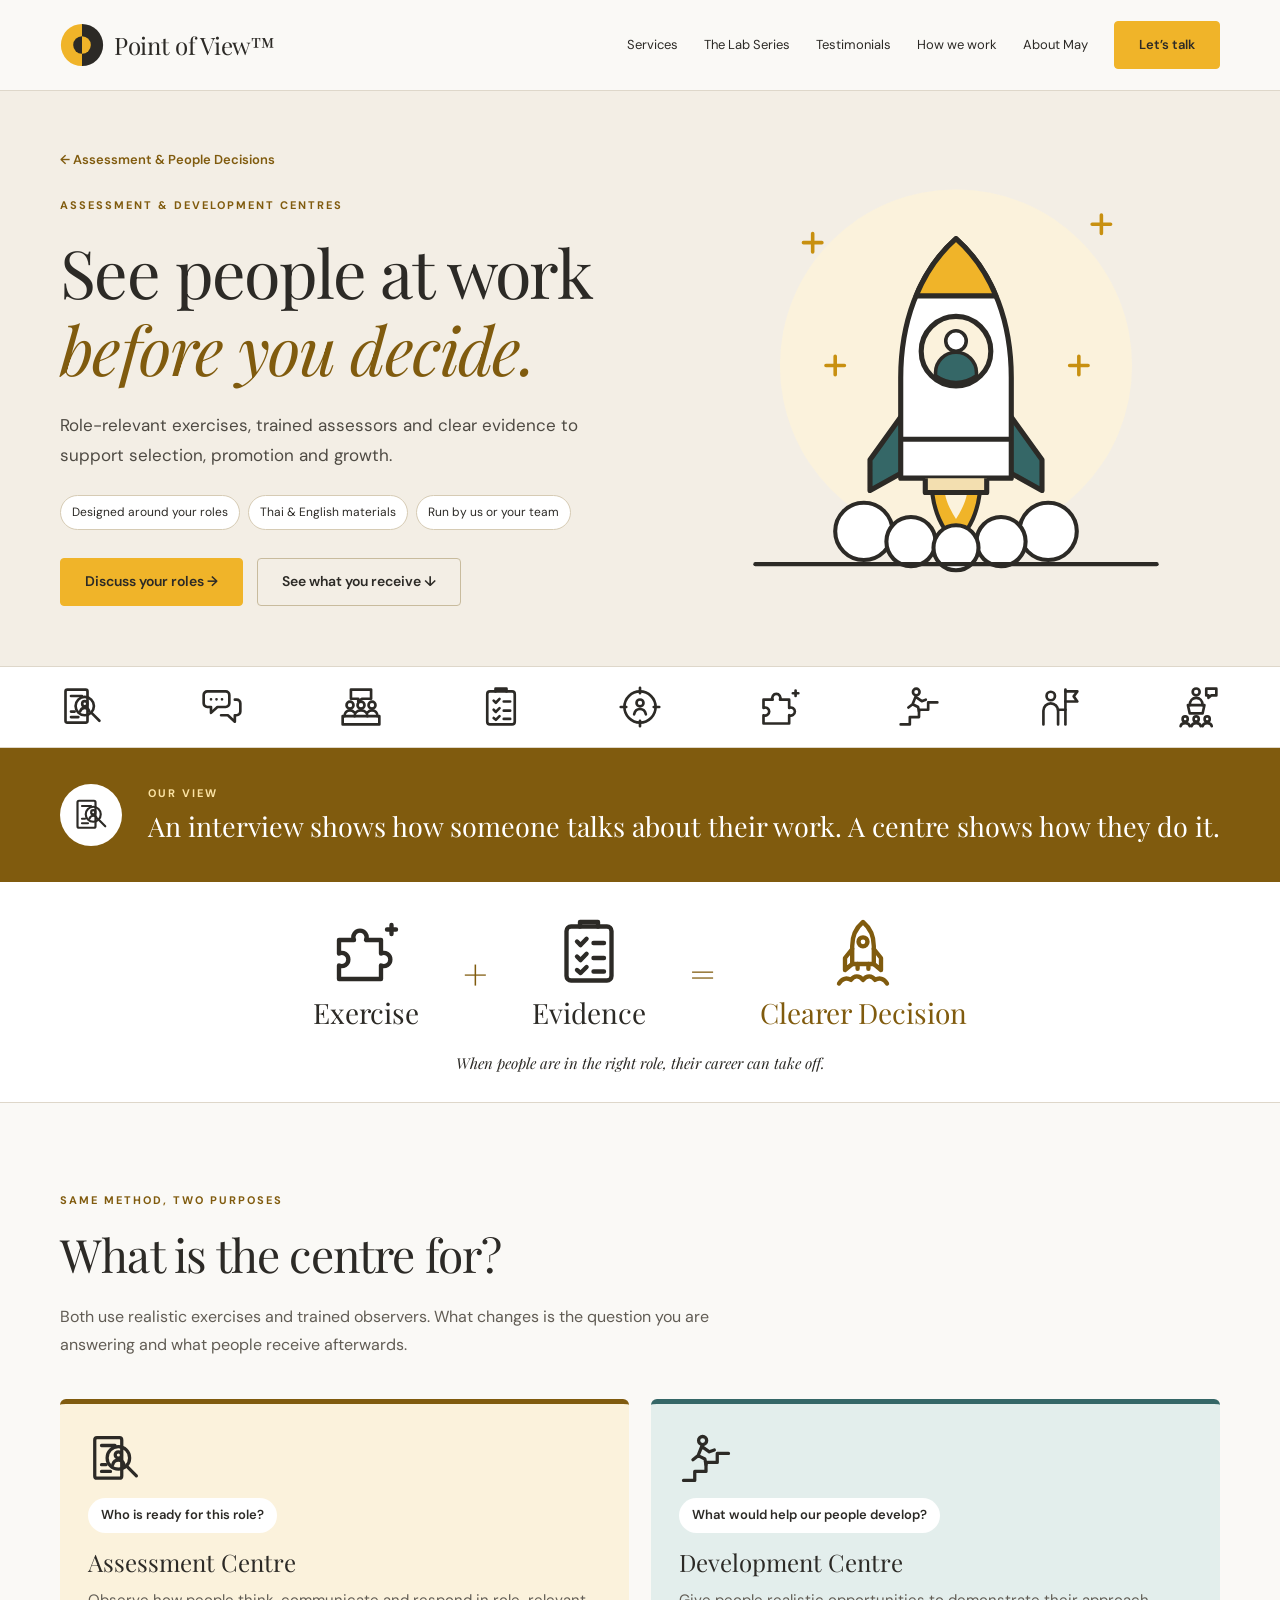
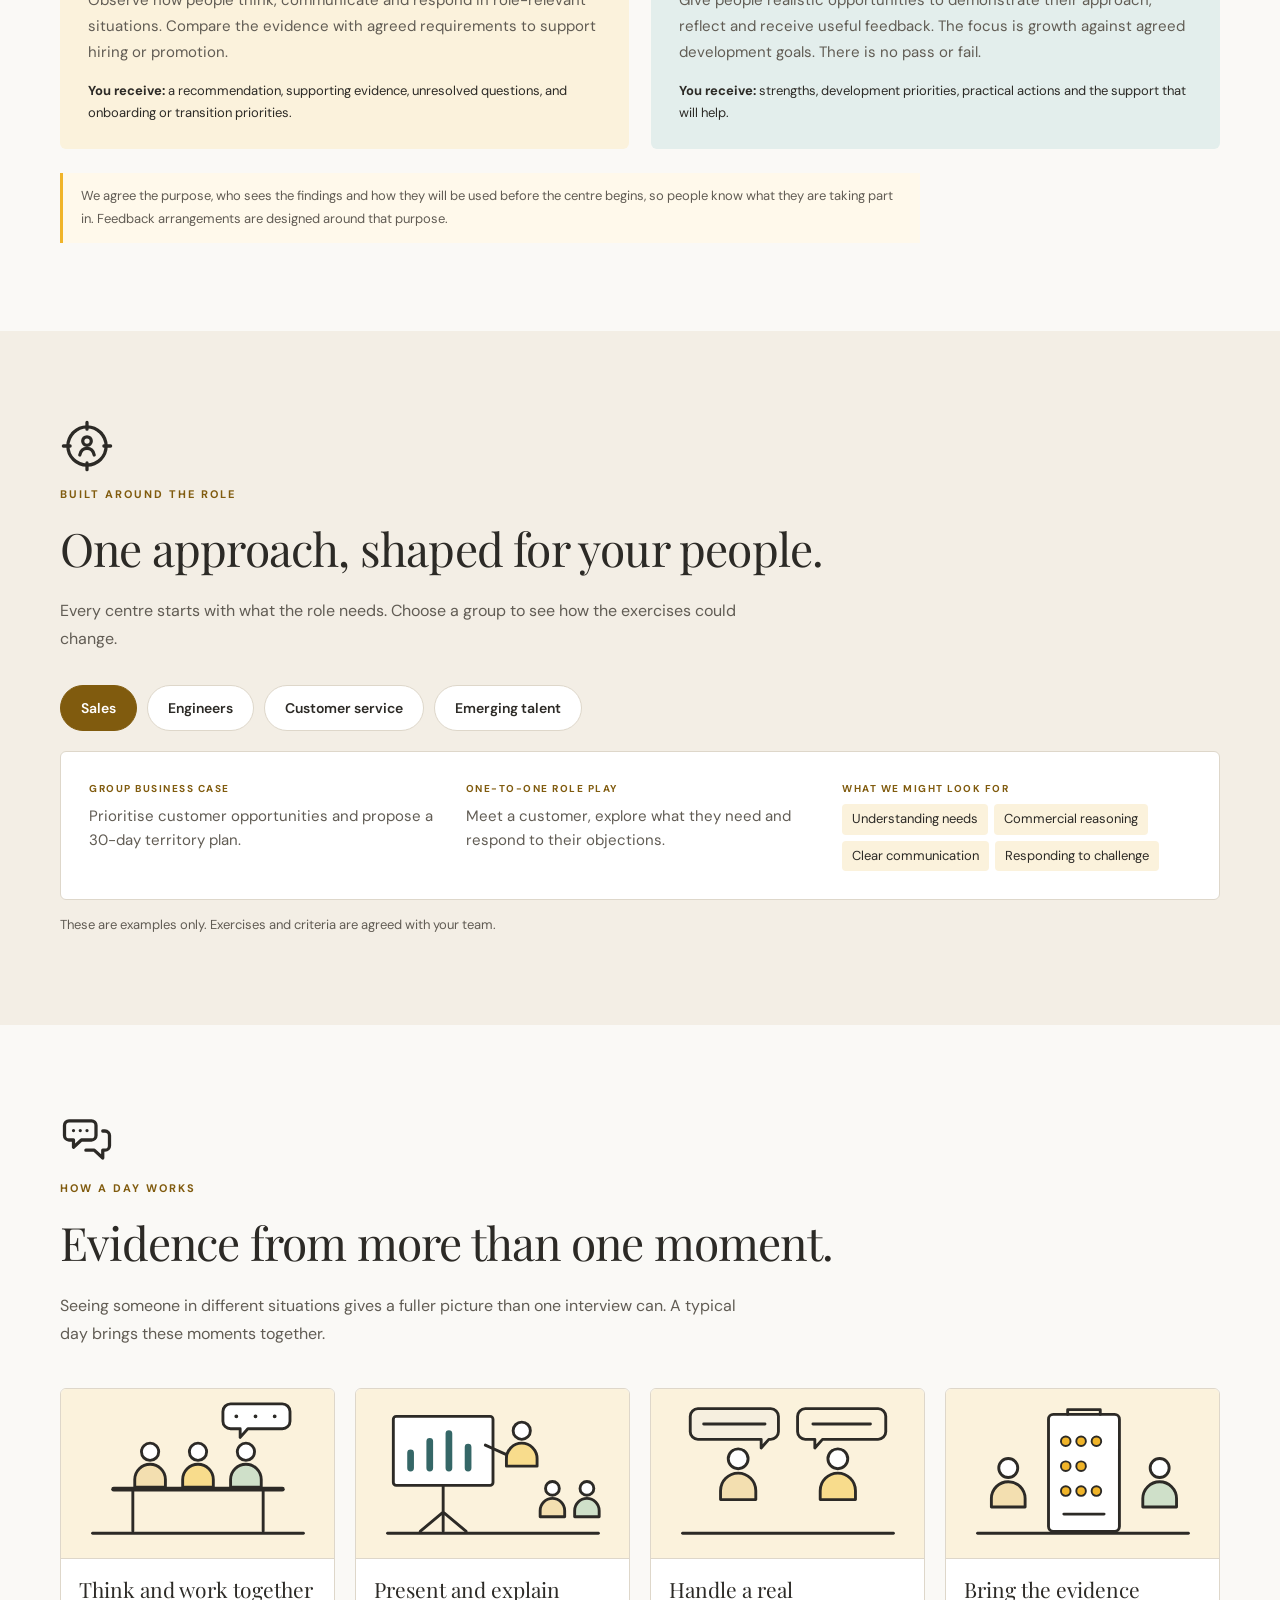
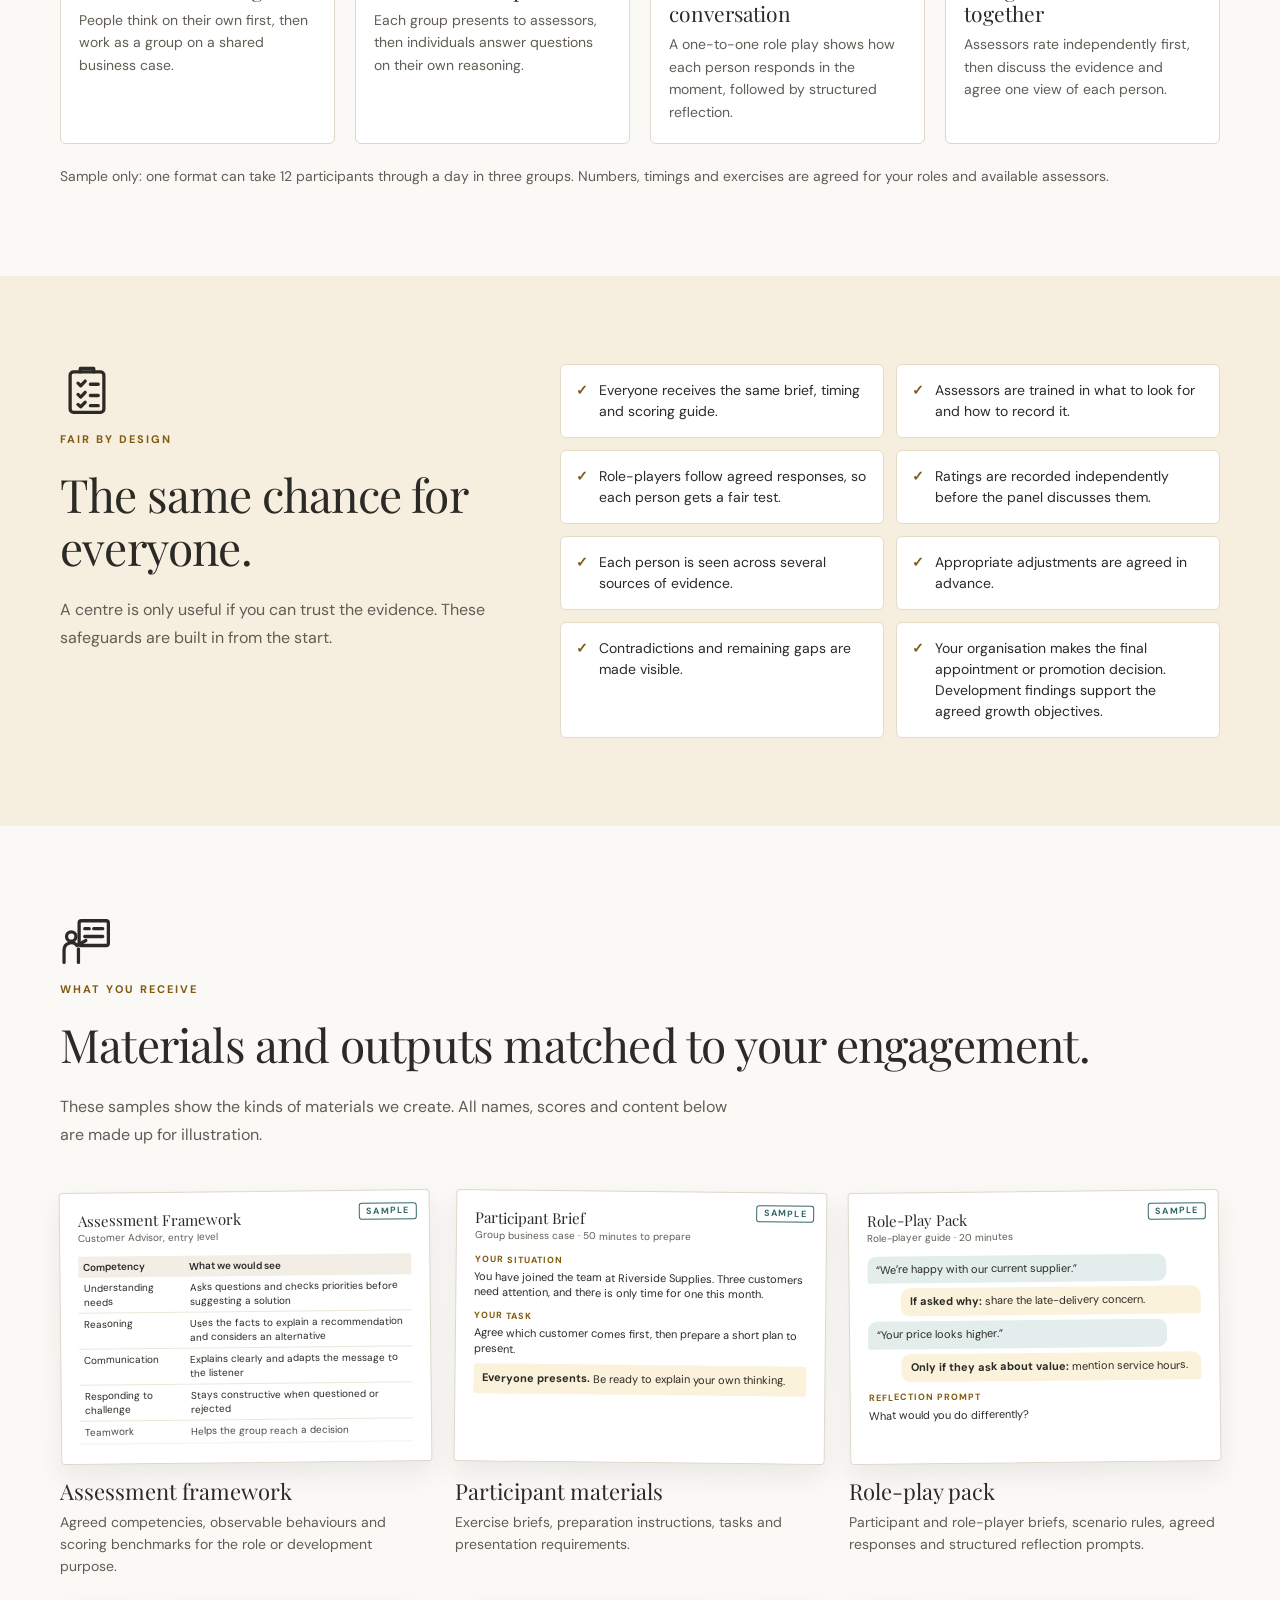
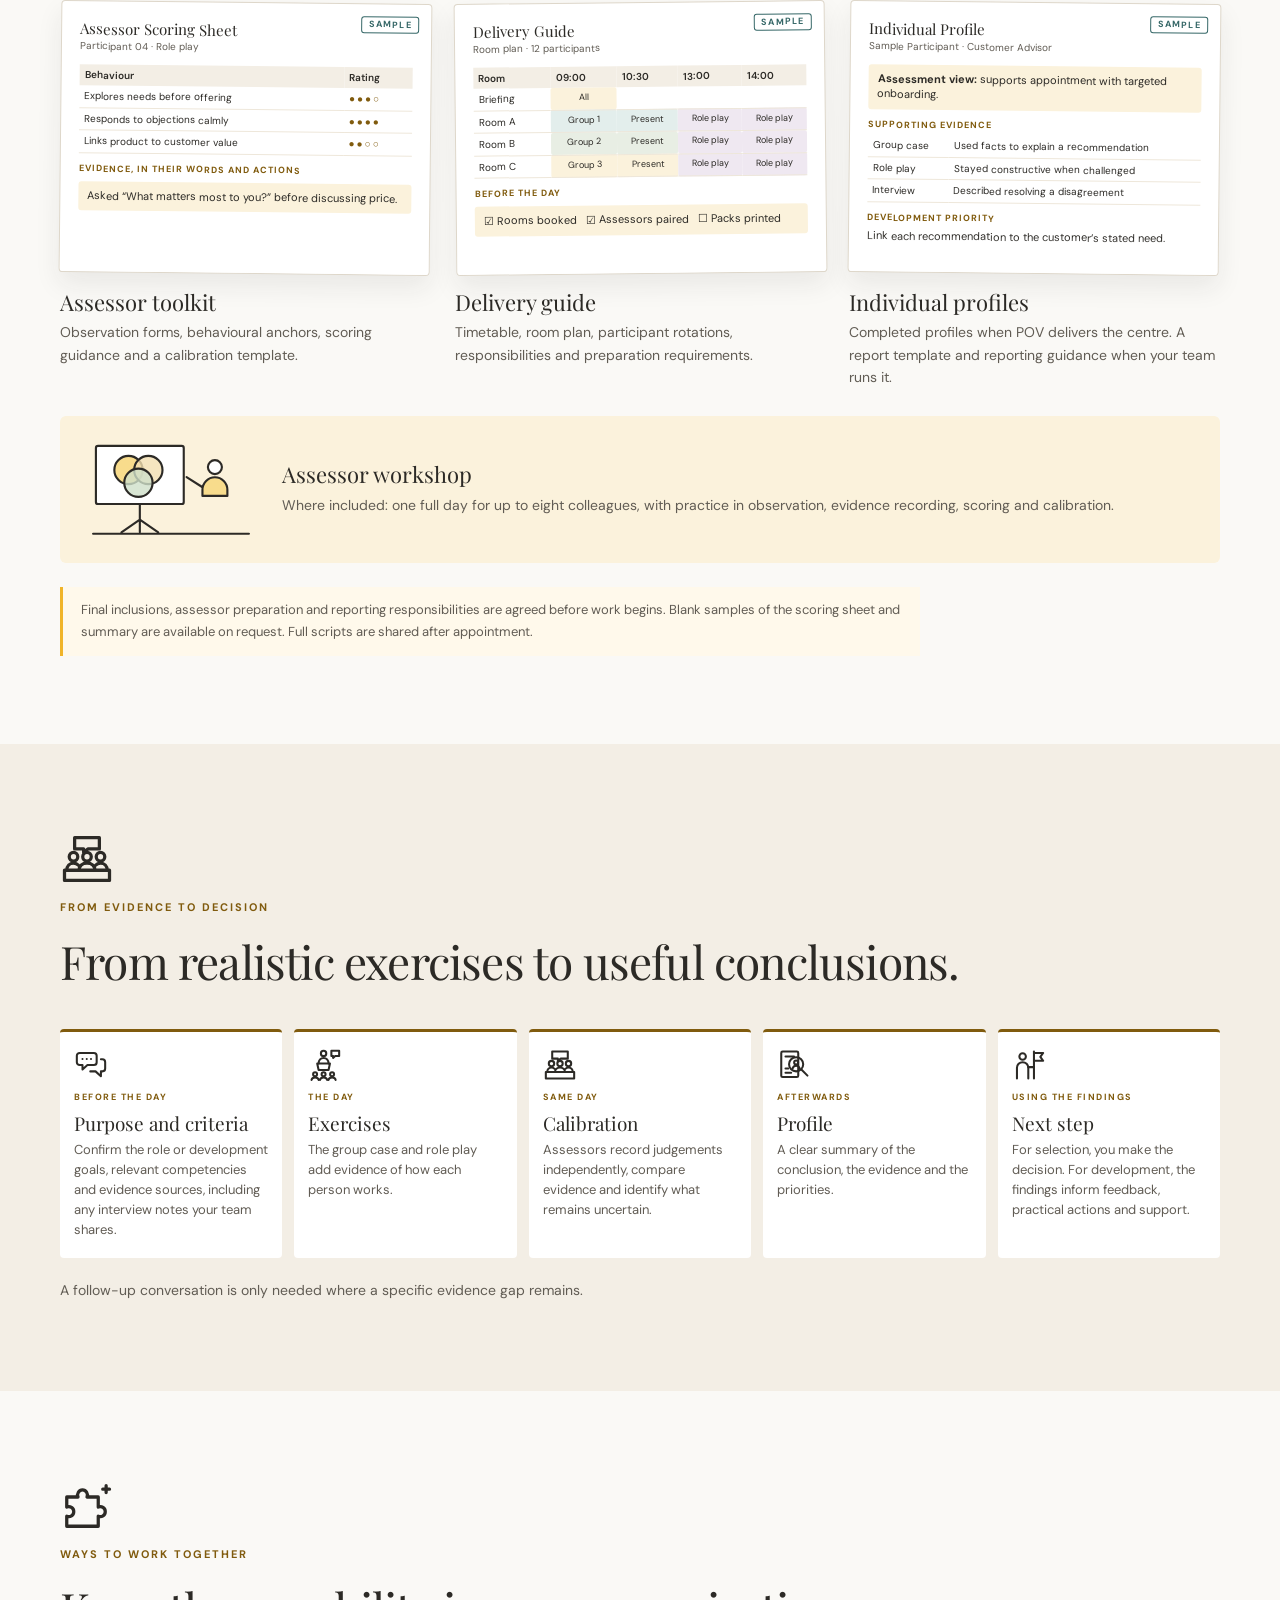
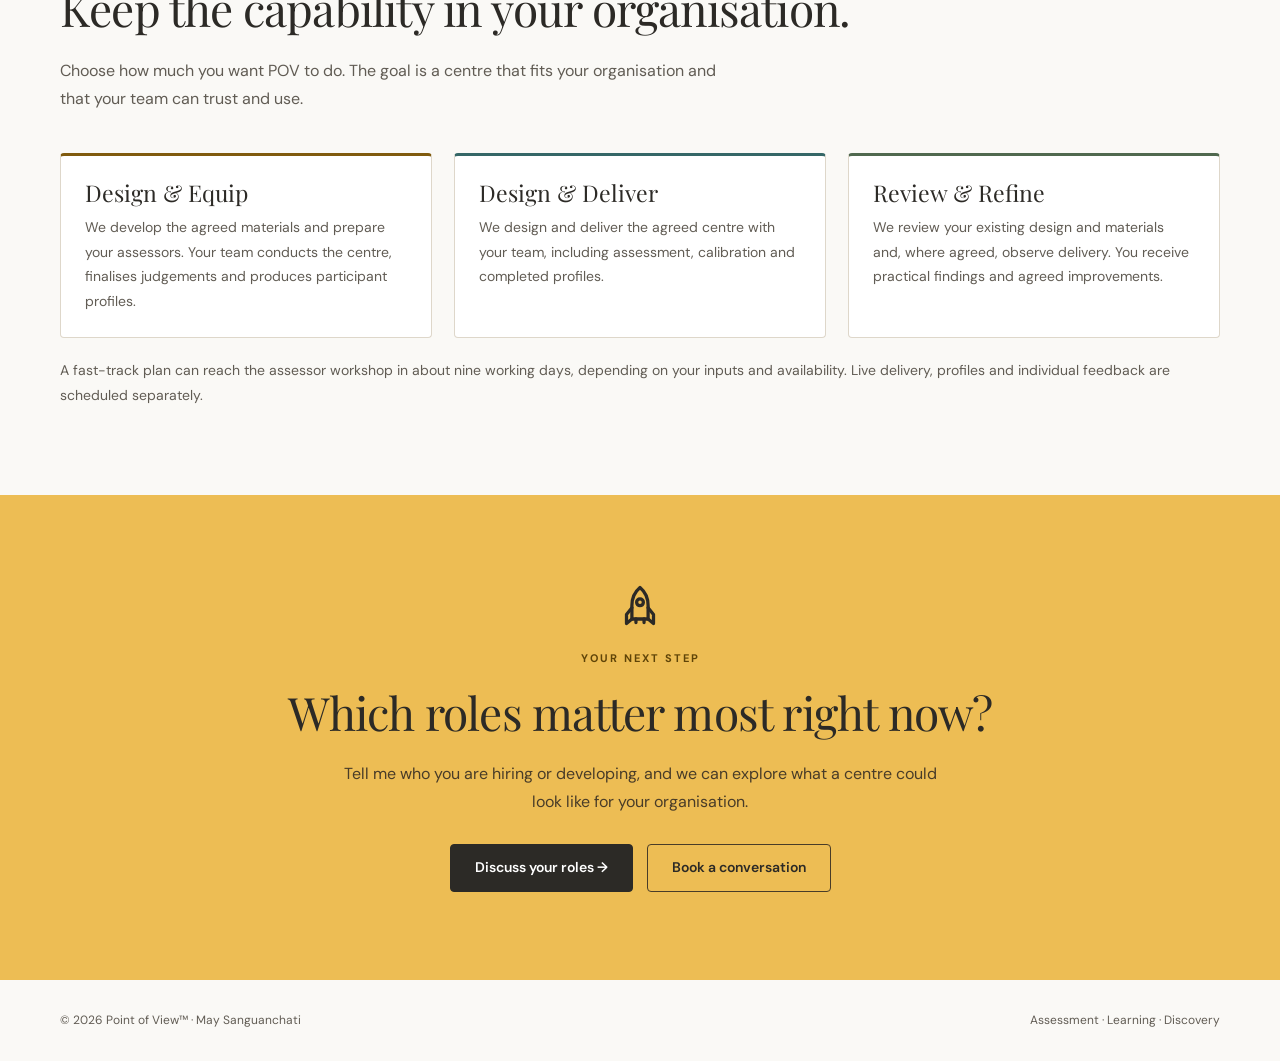
<file: assessment-centre/index.html>
<!doctype html>
<html lang="en"><head><meta charset="utf-8"><meta name="viewport" content="width=device-width,initial-scale=1">
<title>Assessment &amp; Development Centres | Point of View™</title>
<meta name="description" content="See people at work before you decide. Point of View™ designs assessment and development centres around your roles, with realistic exercises, trained assessors and clear evidence.">
<link rel="canonical" href="https://pointofview-pov.com/assessment-centre/">
<link href="https://fonts.googleapis.com/css2?family=Playfair+Display:ital,wght@0,400;0,700;1,400&family=DM+Sans:wght@400;500;600;700&display=swap" rel="stylesheet">
<style>
:root{--ink:#2c2a26;--muted:#615c54;--paper:#faf9f6;--cream:#f3eee5;--line:#ded7ca;--gold:#f0b429;--ochre:#805b0e;--teal:#356767;--sage:#50694f;--tint:#fbf2dc}
*{box-sizing:border-box}html{scroll-behavior:smooth;scroll-padding-top:105px}
body{margin:0;background:var(--paper);color:var(--ink);font:16px/1.75 'DM Sans',Arial,sans-serif}
h1,h2,h3,h4,p,ul,ol{margin:0;padding:0}h1,h2,h3{font-family:'Playfair Display',Georgia,serif;line-height:1.16;font-weight:400}
h1{font-size:clamp(42px,5.2vw,68px);letter-spacing:-1.6px}h1 em{color:var(--ochre)}h2{font-size:clamp(32px,3.6vw,46px);letter-spacing:-.8px}h3{font-size:24px}
p{color:var(--muted)}a{color:inherit;text-underline-offset:5px}ul,ol{list-style:none}img{max-width:100%;display:block}
a:focus-visible,button:focus-visible{outline:3px solid var(--teal);outline-offset:4px}
.wrap{width:min(1160px,calc(100% - 80px));margin:auto}.section{padding:88px 0}
.eyebrow{font-size:11px;letter-spacing:2px;text-transform:uppercase;font-weight:700;color:var(--ochre);margin-bottom:18px}
.intro{max-width:680px;margin-top:22px}
.button{display:inline-flex;justify-content:center;align-items:center;min-height:48px;padding:12px 24px;background:var(--gold);border:1px solid var(--gold);border-radius:4px;font-size:14px;font-weight:600;text-decoration:none;line-height:1.5;color:var(--ink)}
.button:hover{background:#e4a923}.button.secondary{background:transparent;border-color:#c8bb9d}.button.secondary:hover{background:#fff}
.actions{display:flex;flex-wrap:wrap;gap:14px;margin-top:28px}
.skip{position:absolute;top:-100px;left:20px;background:#fff;padding:12px;z-index:200}.skip:focus{top:12px}
header{position:sticky;top:0;z-index:20;background:#faf9f6f5;border-bottom:1px solid var(--line)}
nav{min-height:90px;display:flex;align-items:center;justify-content:space-between;gap:24px}
.brand img{width:116px;height:74px;object-fit:contain}.nav-links{display:flex;align-items:center;gap:26px}
.nav-links a{font-size:13px;text-decoration:none}.nav-links a:hover{text-decoration:underline}.nav-links a.button:hover{text-decoration:none}
.menu-toggle{display:none;border:1px solid var(--line);background:transparent;padding:10px 16px;font:inherit}
.hero{background:var(--cream);overflow:hidden;border-bottom:1px solid var(--line)}.hero-grid{display:grid;grid-template-columns:1.12fr 1fr;align-items:center;gap:40px;padding-top:54px;padding-bottom:60px}
.back{display:inline-block;font-size:13px;font-weight:600;text-decoration:none;color:var(--ochre);margin-bottom:24px}.back:hover{text-decoration:underline}
.lead{max-width:540px;font-size:17px;margin-top:24px;color:#4e4a43}
.tags{display:flex;gap:8px;flex-wrap:wrap;margin-top:24px}.tags span{font-size:12px;padding:6px 11px;border:1px solid #d6cbb4;border-radius:30px;background:#fff;white-space:nowrap}
.hero-art{margin:0;justify-self:center;width:min(100%,430px)}.hero-art svg{display:block;width:100%;height:auto}
.ship{animation:launch 9s cubic-bezier(.5,0,.75,.4) infinite}
@keyframes launch{0%,22%{transform:translateY(0);opacity:1}62%{transform:translateY(-560px);opacity:1}62.1%{transform:translateY(190px);opacity:0}70%{transform:translateY(190px);opacity:1}86%,100%{transform:translateY(0);opacity:1}}
.shake{animation:shake .14s linear infinite alternate}@keyframes shake{from{transform:translateX(-1.5px)}to{transform:translateX(1.5px)}}
.flame{transform-origin:210px 300px;animation:flame .22s ease-in-out infinite alternate}.flame.f2{animation-duration:.16s}@keyframes flame{from{transform:scaleY(.82)}to{transform:scaleY(1.12)}}
.puff{transform-box:fill-box;transform-origin:center;animation:puff 2.6s ease-in-out infinite alternate}.puff.p2{animation-delay:.7s}.puff.p3{animation-delay:1.3s}@keyframes puff{from{transform:scale(.86)}to{transform:scale(1.14)}}
.star{animation:twinkle 2.6s ease-in-out infinite alternate}.star.s1{animation-delay:.9s}.star.s2{animation-delay:1.7s}@keyframes twinkle{from{opacity:.25}to{opacity:1}}
.mini-ship{animation:miniLift 3.6s ease-in infinite}@keyframes miniLift{0%,25%{transform:translateY(0);opacity:1}70%{transform:translateY(-22px);opacity:0}71%{transform:translateY(9px);opacity:0}85%,100%{transform:translateY(0);opacity:1}}
.take{text-align:center;padding:0 20px 26px;font-size:15px;color:var(--ink);font-style:italic;font-family:'Playfair Display',Georgia,serif}
.scene{display:block;width:100%;height:auto;max-width:230px}
.hypo{background:var(--ochre)}.hypo .wrap{display:grid;grid-template-columns:auto 1fr;gap:26px;align-items:center;padding-top:36px;padding-bottom:36px}.hypo-icon{width:62px;height:62px;border-radius:50%;background:#fff;color:var(--ink);display:flex;align-items:center;justify-content:center}.hypo-icon svg{width:36px;height:36px}.hypo .label{font-size:11px;font-weight:700;letter-spacing:2px;text-transform:uppercase;color:#fbe3a4}.hypo p{font-family:'Playfair Display',Georgia,serif;font-size:clamp(21px,2.4vw,27px);line-height:1.4;color:#fff;margin-top:4px}
.formula{background:#fff;border-bottom:1px solid var(--line)}.formula .wrap{display:flex;align-items:center;justify-content:center;gap:clamp(16px,3.4vw,44px);padding-top:34px;padding-bottom:20px}.f-item{display:flex;flex-direction:column;align-items:center;gap:8px;text-align:center;font-family:'Playfair Display',Georgia,serif;font-size:clamp(21px,2.4vw,28px);line-height:1.2;color:var(--ink)}.f-item svg{width:72px;height:72px;overflow:visible}.f-item:last-child{color:var(--ochre)}.f-sign{font-family:'Playfair Display',Georgia,serif;font-size:clamp(30px,3.4vw,42px);line-height:1;color:var(--ochre)}
@media(max-width:560px){.formula .wrap{flex-direction:column;gap:10px;padding-top:28px;padding-bottom:28px}}
.purpose-grid{display:grid;grid-template-columns:repeat(2,minmax(0,1fr));gap:22px;margin-top:40px}
.purpose{background:var(--tint);border-top:5px solid var(--ochre);border-radius:6px;padding:28px 28px 24px}.purpose.dev{background:#e3eeec;border-top-color:var(--teal)}
.purpose .q{font-size:13px;font-weight:600;background:#fff;border-radius:999px;padding:6px 13px;display:inline-block;margin-bottom:16px}
.purpose h3{margin-bottom:10px}.purpose p{font-size:15px}.purpose .out{font-size:13px;color:var(--ink);margin-top:14px}
.note{margin-top:24px;font-size:13px;border-left:3px solid var(--gold);padding:12px 18px;background:#fff9eb;max-width:860px}
.roles{background:var(--cream)}
.tabs{display:flex;flex-wrap:wrap;gap:10px;margin-top:32px}
.tab{font:inherit;font-size:14px;font-weight:600;min-height:46px;cursor:pointer;background:#fff;border:1.5px solid var(--line);border-radius:999px;padding:9px 20px;color:var(--ink);transition:border-color .2s,background .2s}
.tab:hover{border-color:var(--ochre)}.tab[aria-selected="true"]{background:var(--ochre);border-color:var(--ochre);color:#fff}
.role-panel{margin-top:20px;background:#fff;border:1px solid var(--line);border-radius:6px;padding:28px;display:grid;grid-template-columns:repeat(3,minmax(0,1fr));gap:28px}
.role-panel[hidden]{display:none}.mini{display:block;font-size:10px;font-weight:700;letter-spacing:1.5px;text-transform:uppercase;color:var(--ochre);margin-bottom:6px}
.role-panel p{font-size:15px;line-height:1.6}.role-panel ul{display:flex;flex-wrap:wrap;gap:6px}.role-panel li{font-size:13px;background:var(--tint);border-radius:4px;padding:4px 10px;color:var(--ink)}
.small{font-size:13px;margin-top:14px}
.day-grid{display:grid;grid-template-columns:repeat(4,minmax(0,1fr));gap:20px;margin-top:40px}
.day{background:#fff;border:1px solid var(--line);border-radius:6px;overflow:hidden;display:flex;flex-direction:column}
.day-img{height:170px;display:flex;align-items:center;justify-content:center;padding:12px;border-bottom:1px solid var(--line);background:var(--tint)}
.day-txt{padding:18px 18px 20px}.day-txt h3{font-size:21px;margin-bottom:8px}.day-txt p{font-size:14px;line-height:1.6}
.line-note{margin-top:20px;font-size:14px}
.fair{background:#f6efdf}.fair-grid{display:grid;grid-template-columns:.8fr 1.2fr;gap:60px;align-items:start}.fair .eyebrow{color:var(--ochre)}
.fair ul{display:grid;grid-template-columns:repeat(2,minmax(0,1fr));gap:12px}
.fair li{display:flex;gap:11px;padding:15px;background:#fff;border:1px solid #e5dcc6;border-radius:6px;font-size:14px;line-height:1.5}
.fair li::before{content:"✓";color:var(--ochre);font-weight:700}
.show-grid{display:grid;grid-template-columns:repeat(3,minmax(0,1fr));gap:24px;margin-top:42px}
.item{display:flex;flex-direction:column}.item h3{font-size:22px;margin:16px 0 6px}.item p{font-size:14px;line-height:1.6}
.sheet{position:relative;height:272px;background:#fff;border:1px solid var(--line);border-radius:4px;padding:18px 18px 0;box-shadow:0 12px 26px #2c2a2614;overflow:hidden;font-size:11px;line-height:1.45;color:var(--ink);transform:rotate(-.6deg);transition:transform .25s}
.item:nth-child(even) .sheet{transform:rotate(.6deg)}.item:hover .sheet{transform:rotate(0) translateY(-4px)}
.sheet::after{content:"";position:absolute;left:0;right:0;bottom:0;height:36px;background:linear-gradient(transparent,#fff)}
.stamp{position:absolute;top:12px;right:12px;font-size:9px;font-weight:700;letter-spacing:1.2px;text-transform:uppercase;color:var(--teal);border:1px solid var(--teal);border-radius:3px;padding:1px 6px;background:#fff}
.sh-t{font-family:'Playfair Display',Georgia,serif;font-size:15px;line-height:1.2;margin-bottom:2px;padding-right:58px}.sh-s{font-size:10px;color:var(--muted);margin-bottom:10px}
.sh-l{font-size:9px;font-weight:700;letter-spacing:1px;text-transform:uppercase;color:var(--ochre);margin:9px 0 3px}
table.st{width:100%;border-collapse:collapse;font-size:10px;line-height:1.35}table.st th{background:var(--cream);text-align:left;padding:4px 5px;font-weight:600}table.st td{border-bottom:1px solid #eee7da;padding:4px 5px;vertical-align:top}
.dots{white-space:nowrap;letter-spacing:2px;color:var(--ochre)}
.slot{text-align:center;border-radius:2px;font-size:9px;padding:3px 1px!important}.a{background:#fbf2dc}.b{background:#e3eeec}.c{background:#e8eee4}.d{background:#efe8f1}
.sh-box{background:var(--tint);border-radius:3px;padding:7px 9px;margin-top:6px}
.bubble{background:#e3eeec;border-radius:9px 9px 9px 2px;padding:6px 9px;margin:5px 0;max-width:90%}.bubble.r{background:var(--tint);margin-left:auto;border-radius:9px 9px 2px 9px}
.work{margin-top:28px;display:grid;grid-template-columns:auto 1fr;gap:26px;align-items:center;background:var(--tint);border-radius:6px;padding:20px 26px}.work .scene{width:170px}.work h3{font-size:22px}.work p{font-size:14px;margin-top:6px}
.evi{background:var(--cream)}
.flow{display:grid;grid-template-columns:repeat(5,minmax(0,1fr));gap:12px;margin-top:40px;counter-reset:f}
.flow li{position:relative;background:#fff;border-top:3px solid var(--ochre);border-radius:4px;padding:16px 14px 18px}.flow .mini{font-size:9px}.flow h3{font-size:19px;margin-bottom:6px}.flow p{font-size:13px;line-height:1.55}
.opts{display:grid;grid-template-columns:repeat(3,minmax(0,1fr));gap:22px;margin-top:40px}.opt{border-top:3px solid var(--ochre);background:#fff;border-radius:4px;padding:24px;border-left:1px solid var(--line);border-right:1px solid var(--line);border-bottom:1px solid var(--line)}.opt:nth-child(2){border-top-color:var(--teal)}.opt:nth-child(3){border-top-color:var(--sage)}.opt h3{font-size:23px;margin-bottom:8px}.opt p{font-size:14px}
.sec-icon{display:block;width:54px;height:54px;color:var(--ink);margin-bottom:12px}.contact .sec-icon{margin:0 auto 12px}.p-icon{display:block;width:54px;height:54px;color:var(--ink);margin-bottom:12px}.f-icon{display:block;width:34px;height:34px;color:var(--ink);margin-bottom:8px}
.strip{background:#fff;border-bottom:1px solid var(--line)}.strip .wrap{display:flex;justify-content:space-between;gap:16px;padding-top:18px;padding-bottom:18px;color:var(--ink)}.strip svg{width:44px;height:44px}
.contact{background:#edbd54;text-align:center}.contact .eyebrow{color:#5f4408}.contact p{max-width:620px;margin:20px auto;color:#493c28}.contact .actions{justify-content:center}
.contact .button{background:var(--ink);border-color:var(--ink);color:#fff}.contact .button.secondary{background:transparent;color:var(--ink);border-color:#493c28}
footer{padding:30px 0;font-size:12px;color:var(--muted)}footer .wrap{display:flex;justify-content:space-between;gap:20px}
@media(max-width:1040px){.day-grid{grid-template-columns:1fr 1fr}.flow{grid-template-columns:1fr 1fr}.fair-grid{grid-template-columns:1fr;gap:30px}.nav-links{gap:15px}.show-grid{grid-template-columns:1fr 1fr}}
@media(max-width:760px){.wrap{width:calc(100% - 40px)}nav{min-height:78px}.brand img{height:64px;width:100px}.menu-toggle{display:block}
.nav-links{display:none;position:absolute;top:100%;left:0;right:0;background:var(--paper);border-bottom:1px solid var(--line);padding:20px;flex-direction:column;align-items:stretch;gap:0}.nav-links.open{display:flex}.nav-links a{padding:12px}
.section{padding:58px 0}.hero-grid{grid-template-columns:1fr;padding-top:32px;padding-bottom:40px;gap:28px}.hero-art{width:min(100%,300px)}.lead{font-size:16px}
.purpose-grid,.opts,.show-grid{grid-template-columns:1fr}.role-panel{grid-template-columns:1fr;gap:18px;padding:22px}.fair ul{grid-template-columns:1fr}.work{grid-template-columns:1fr;padding:20px}.work .scene{width:150px}.strip svg{width:34px;height:34px}.strip svg:nth-child(n+7){display:none}.tab{flex:1 1 42%;padding:9px 10px;font-size:13px}.sheet{transform:none!important}footer .wrap{flex-direction:column;gap:8px}html{scroll-padding-top:95px}}
@media(max-width:480px){.day-grid,.flow{grid-template-columns:1fr}.day-img{height:190px}}
@media(prefers-reduced-motion:reduce){html{scroll-behavior:auto}.sheet{transition:none}.ship,.shake,.flame,.puff,.star,.mini-ship{animation:none}}
.brand{display:inline-flex;align-items:center;gap:10px;text-decoration:none;color:#2c2a26}.brand-mark{display:block;width:44px;height:44px;flex:0 0 44px}.brand-name{font-family:'Playfair Display',Georgia,serif;font-size:24px;line-height:1;letter-spacing:-.3px;white-space:nowrap}
@media(max-width:760px){.brand-mark{width:38px;height:38px;flex-basis:38px}.brand-name{font-size:21px}}
</style></head><body>
<svg width="0" height="0" style="position:absolute" aria-hidden="true"><defs>
<g id="i-profile" fill="none" stroke="currentColor" stroke-width="1.45" stroke-linecap="round" stroke-linejoin="round"><rect x="3" y="2.5" width="12" height="18" rx="1"/><path d="M6 17.5h4M6 14.5h2M6 6h6"/><circle cx="13.5" cy="11.5" r="5"/><circle cx="13.5" cy="10.2" r="1.4"/><path d="M11 14.4c.4-1.3 1.3-1.9 2.5-1.900s2.1.6 2.5 1.9"/><path d="M17.2 15.200L21.5 19.5"/></g>
<g id="i-speech" fill="none" stroke="currentColor" stroke-width="1.45" stroke-linecap="round" stroke-linejoin="round"><path d="M4 3.500h10a2 2 0 0 1 2 2v4.500a2 2 0 0 1-2 2H9.500l-3.5 3.200V12H4a2 2 0 0 1-2-2V5.500a2 2 0 0 1 2-2z"/><path d="M19 8h1a2 2 0 0 1 2 2v4.500a2 2 0 0 1-2 2h-1v3.500l-3.8-3.500h-3.7"/><path d="M6 7.800h.01M9 7.800h.01M12 7.800h.01"/></g>
<g id="i-list" fill="none" stroke="currentColor" stroke-width="1.45" stroke-linecap="round" stroke-linejoin="round"><rect x="4.5" y="3.5" width="15" height="18" rx="1.5"/><path d="M9 3.500V2h6v1.5"/><path d="M8 8.500l1.2 1.200L11.2 7.600M8 13.500l1.2 1.2 2-2.100M8 18l1.2 1 2-2"/><path d="M13.5 9H17M13.5 14H17M13.5 18.500H17"/></g>
<g id="i-puzzle" fill="none" stroke="currentColor" stroke-width="1.45" stroke-linecap="round" stroke-linejoin="round"><path d="M3 8h5a2.2 2.2 0 1 1 4 0h5v4.500a2.2 2.2 0 1 1 0 4V21H3v-4.500a2.2 2.2 0 1 0 0-4z"/><path d="M20.5 3v3M19 4.500h3"/></g>
<g id="i-flag" fill="none" stroke="currentColor" stroke-width="1.45" stroke-linecap="round" stroke-linejoin="round"><circle cx="7.5" cy="6" r="2.3"/><path d="M3.5 21.500V14a4 4 0 0 1 8 0v7.5"/><path d="M11.5 13.500h4"/><path d="M15.5 21.500V2.5"/><path d="M15.5 3.500H22l-2 2.7 2 2.800h-6.5"/></g>
<g id="i-panel" fill="none" stroke="currentColor" stroke-width="1.45" stroke-linecap="round" stroke-linejoin="round"><circle cx="6" cy="11" r="1.9"/><circle cx="12" cy="11" r="1.9"/><circle cx="18" cy="11" r="1.9"/><path d="M3 17c0-1.9 1.3-3.2 3-3.2.9 0 1.7.4 2.2 1M21 17c0-1.9-1.3-3.2-3-3.2-.9 0-1.7.4-2.2 1M8.5 17c0-1.9 1.5-3.2 3.5-3.200s3.5 1.3 3.5 3.2"/><path d="M2 17h20v4.500H2z"/><path d="M6.5 2.500h11v5h-5l-2 1.500V7.500h-4z"/></g>
<g id="i-board" fill="none" stroke="currentColor" stroke-width="1.45" stroke-linecap="round" stroke-linejoin="round"><rect x="8.5" y="3" width="13" height="11" rx="1"/><path d="M11 6.500h2M15 6.500h4M11 10h8"/><circle cx="5" cy="10" r="2.1"/><path d="M1.8 21.500V16a3.2 3.2 0 0 1 5.7-2l4-2.2"/><path d="M8.2 15.500v6"/></g>
<g id="i-stairs" fill="none" stroke="currentColor" stroke-width="1.45" stroke-linecap="round" stroke-linejoin="round"><path d="M2 21.5h5v-4h5v-4h5v-4h5"/><circle cx="10.5" cy="3.8" r="1.8"/><path d="M10.2 6.200L8.5 10.500l3 1.5 .5 2.500M8.5 10.500l-2.3 1.800M10.2 6.500l3.3 2.3 2.2-.8"/></g>
<g id="i-target" fill="none" stroke="currentColor" stroke-width="1.45" stroke-linecap="round" stroke-linejoin="round"><circle cx="12" cy="12" r="8.5"/><path d="M12 1.500v3M12 19.500v3M1.5 12h3M19.5 12h3"/><circle cx="12" cy="9.8" r="1.9"/><path d="M8.8 16c.4-1.9 1.7-2.9 3.2-2.900s2.8 1 3.2 2.9"/></g>
<g id="i-podium" fill="none" stroke="currentColor" stroke-width="1.45" stroke-linecap="round" stroke-linejoin="round"><circle cx="11" cy="3.8" r="1.9"/><path d="M7.5 11c0-2.4 1.5-4 3.5-4s3.5 1.6 3.5 4"/><path d="M6.5 11h9l-1 4.500h-7z"/><path d="M16.5 2h5.500v3.700h-2.800l-1.5 1.300V5.700h-1.200z"/><circle cx="5" cy="18.5" r="1.4"/><circle cx="11" cy="18.5" r="1.4"/><circle cx="17" cy="18.5" r="1.4"/><path d="M2.5 22.500c.2-1 1.2-1.7 2.5-1.700s2.3.7 2.5 1.700M8.5 22.500c.2-1 1.2-1.7 2.5-1.700s2.3.7 2.5 1.700M14.5 22.500c.2-1 1.2-1.7 2.5-1.700s2.3.7 2.5 1.7"/></g>
<g id="i-rocket" fill="none" stroke="currentColor" stroke-width="1.45" stroke-linecap="round" stroke-linejoin="round"><path d="M12 2c2.6 2.2 3.6 5 3.6 8v6H8.400v-6c0-3 1-5.8 3.6-8z"/><path d="M8.4 11L6 14v4l2.4-2M15.6 11L18 14v4l-2.4-2"/><path d="M10.2 16v1.600M13.8 16v1.6"/><circle cx="12" cy="8.6" r="1.5"/></g>
</defs></svg>
<a class="skip" href="#main">Skip to content</a>
<header><nav class="wrap" aria-label="Main navigation"><a class="brand" href="/" aria-label="Point of View home"><svg class="brand-mark" viewBox="0 0 100 100" aria-hidden="true"><path d="M50 2a48 48 0 0 0 0 96z" fill="#f0b429"/><path d="M50 2a48 48 0 0 1 0 96z" fill="#2c2a26"/><path d="M50 30a20 20 0 0 0 0 40z" fill="#2c2a26"/><path d="M50 30a20 20 0 0 1 0 40z" fill="#f0b429"/></svg><span class="brand-name">Point of View™</span></a><button class="menu-toggle" aria-expanded="false" aria-controls="navigation">Menu</button><div class="nav-links" id="navigation"><a href="/#services">Services</a><a href="/#learning-labs">The Lab Series</a><a href="/#testimonials">Testimonials</a><a href="/#how-it-works">How we work</a><a href="/#about">About May</a><a class="button" href="#contact">Let’s talk</a></div></nav></header>
<main id="main">
<section class="hero"><div class="wrap hero-grid"><div>
<a class="back" href="/#assessment">← Assessment &amp; People Decisions</a>
<div class="eyebrow">Assessment &amp; Development Centres</div>
<h1>See people at work <em>before you decide.</em></h1>
<p class="lead">Role-relevant exercises, trained assessors and clear evidence to support selection, promotion and growth.</p>
<div class="tags"><span>Designed around your roles</span><span>Thai &amp; English materials</span><span>Run by us or your team</span></div>
<div class="actions"><a class="button" href="#contact">Discuss your roles →</a><a class="button secondary" href="#deliverables">See what you receive ↓</a></div>
</div><figure class="hero-art"><svg viewBox="0 0 420 400" role="img" aria-label="A rocket with a person at the window taking off">
<circle cx="210" cy="190" r="172" fill="#fbf2dc"/><path class="star s0" d="M70 61v18M61 70h18" stroke="#c89010" stroke-width="3.5" stroke-linecap="round"/><path class="star s1" d="M352 43v18M343 52h18" stroke="#c89010" stroke-width="3.5" stroke-linecap="round"/><path class="star s2" d="M330 181v18M321 190h18" stroke="#c89010" stroke-width="3.5" stroke-linecap="round"/><path class="star s0" d="M92 181v18M83 190h18" stroke="#c89010" stroke-width="3.5" stroke-linecap="round"/>
<clipPath id="sky"><rect x="0" y="0" width="420" height="383"/></clipPath><g clip-path="url(#sky)"><g class="ship"><g class="shake">
<path class="flame" d="M186 300c0 34 12 50 24 66 12-16 24-32 24-66z" fill="#f0b429" stroke="#2c2a26" stroke-width="4" stroke-linejoin="round"/>
<path class="flame f2" d="M198 302c0 18 6 28 12 38 6-10 12-20 12-38z" fill="#fbf2dc"/>
<path d="M162 232l-36 50v30l36-20zM258 232l36 50v30l-36-20z" fill="#356767" stroke="#2c2a26" stroke-width="5" stroke-linejoin="round"/>
<path d="M210 66c38 34 54 84 54 136v98h-108v-98c0-52 16-102 54-136z" fill="#fff" stroke="#2c2a26" stroke-width="5" stroke-linejoin="round"/>
<path d="M210 66c17 15 30 34 39 56h-78c9-22 22-41 39-56z" fill="#f0b429" stroke="#2c2a26" stroke-width="5" stroke-linejoin="round"/>
<circle cx="210" cy="176" r="34" fill="#fbf2dc" stroke="#2c2a26" stroke-width="5"/>
<circle cx="210" cy="166" r="10" fill="#fff" stroke="#2c2a26" stroke-width="3.5"/><path d="M190 200v-3a20 20 0 0 1 40 0v3a34 34 0 0 1-40 0z" fill="#356767" stroke="#2c2a26" stroke-width="3.5" stroke-linejoin="round"/>
<path d="M156 262h108" stroke="#2c2a26" stroke-width="5"/><path d="M180 300v14h60v-14" fill="#f3dfb0" stroke="#2c2a26" stroke-width="5" stroke-linejoin="round"/>
</g></g></g>
<g fill="#fff" stroke="#2c2a26" stroke-width="4"><circle class="puff p1" cx="120" cy="352" r="28"/><circle class="puff p2" cx="300" cy="352" r="28"/><circle class="puff p3" cx="166" cy="362" r="24"/><circle class="puff p1" cx="254" cy="362" r="24"/><circle class="puff p2" cx="210" cy="368" r="22"/></g>
<path d="M14 384h392" stroke="#2c2a26" stroke-width="4" stroke-linecap="round"/></svg></figure></div></section>
<div class="strip" aria-hidden="true"><div class="wrap"><svg viewBox="0 0 24 24"><use href="#i-profile"/></svg><svg viewBox="0 0 24 24"><use href="#i-speech"/></svg><svg viewBox="0 0 24 24"><use href="#i-panel"/></svg><svg viewBox="0 0 24 24"><use href="#i-list"/></svg><svg viewBox="0 0 24 24"><use href="#i-target"/></svg><svg viewBox="0 0 24 24"><use href="#i-puzzle"/></svg><svg viewBox="0 0 24 24"><use href="#i-stairs"/></svg><svg viewBox="0 0 24 24"><use href="#i-flag"/></svg><svg viewBox="0 0 24 24"><use href="#i-podium"/></svg></div></div>
<section class="hypo" aria-label="Our view"><div class="wrap"><span class="hypo-icon"><svg viewBox="0 0 24 24" aria-hidden="true"><use href="#i-profile"/></svg></span><div><div class="label">Our view</div><p>An interview shows how someone talks about their work. A centre shows how they do it.</p></div></div></section>
<section class="formula" aria-label="Exercise plus Evidence equals Clearer Decision"><div class="wrap"><div class="f-item"><svg viewBox="0 0 24 24" aria-hidden="true"><use href="#i-puzzle"/></svg><span>Exercise</span></div><span class="f-sign" aria-hidden="true">+</span><div class="f-item"><svg viewBox="0 0 24 24" aria-hidden="true"><use href="#i-list"/></svg><span>Evidence</span></div><span class="f-sign" aria-hidden="true">=</span><div class="f-item"><svg viewBox="0 0 24 24" aria-hidden="true" style="overflow:hidden"><g class="mini-ship"><use href="#i-rocket"/></g><path d="M4 22.5c1-1.800 2.600-2 4-1.200 1-1.600 2.800-1.600 4 0 1.200-1.600 3-1.600 4 0 1.400-.8 3-.6 4 1.200" fill="none" stroke="currentColor" stroke-width="1.45" stroke-linecap="round" stroke-linejoin="round"/></svg><span>Clearer Decision</span></div></div><p class="take">When people are in the right role, their career can take off.</p></section>
<section class="section"><div class="wrap"><div class="eyebrow">Same method, two purposes</div><h2>What is the centre for?</h2><p class="intro">Both use realistic exercises and trained observers. What changes is the question you are answering and what people receive afterwards.</p>
<div class="purpose-grid">
<article class="purpose"><svg class="p-icon" viewBox="0 0 24 24" aria-hidden="true"><use href="#i-profile"/></svg><span class="q">Who is ready for this role?</span><h3>Assessment Centre</h3><p>Observe how people think, communicate and respond in role-relevant situations. Compare the evidence with agreed requirements to support hiring or promotion.</p><p class="out"><strong>You receive:</strong> a recommendation, supporting evidence, unresolved questions, and onboarding or transition priorities.</p></article>
<article class="purpose dev"><svg class="p-icon" viewBox="0 0 24 24" aria-hidden="true"><use href="#i-stairs"/></svg><span class="q">What would help our people develop?</span><h3>Development Centre</h3><p>Give people realistic opportunities to demonstrate their approach, reflect and receive useful feedback. The focus is growth against agreed development goals. There is no pass or fail.</p><p class="out"><strong>You receive:</strong> strengths, development priorities, practical actions and the support that will help.</p></article>
</div><p class="note">We agree the purpose, who sees the findings and how they will be used before the centre begins, so people know what they are taking part in. Feedback arrangements are designed around that purpose.</p></div></section>
<section class="section roles"><div class="wrap"><svg class="sec-icon" viewBox="0 0 24 24" aria-hidden="true"><use href="#i-target"/></svg><div class="eyebrow">Built around the role</div><h2>One approach, shaped for your people.</h2><p class="intro">Every centre starts with what the role needs. Choose a group to see how the exercises could change.</p>
<div class="tabs" role="tablist" aria-label="Choose a group of roles">
<button class="tab" role="tab" id="t-sales" aria-selected="true" aria-controls="p-sales">Sales</button>
<button class="tab" role="tab" id="t-eng" aria-selected="false" aria-controls="p-eng" tabindex="-1">Engineers</button>
<button class="tab" role="tab" id="t-cs" aria-selected="false" aria-controls="p-cs" tabindex="-1">Customer service</button>
<button class="tab" role="tab" id="t-tal" aria-selected="false" aria-controls="p-tal" tabindex="-1">Emerging talent</button>
</div>
<div class="role-panel" role="tabpanel" id="p-sales" aria-labelledby="t-sales"><div><span class="mini">Group business case</span><p>Prioritise customer opportunities and propose a 30-day territory plan.</p></div><div><span class="mini">One-to-one role play</span><p>Meet a customer, explore what they need and respond to their objections.</p></div><div><span class="mini">What we might look for</span><ul><li>Understanding needs</li><li>Commercial reasoning</li><li>Clear communication</li><li>Responding to challenge</li></ul></div></div>
<div class="role-panel" role="tabpanel" id="p-eng" aria-labelledby="t-eng" hidden><div><span class="mini">Group business case</span><p>Investigate a recurring fault and recommend a fix within a limited budget.</p></div><div><span class="mini">One-to-one role play</span><p>Explain a technical risk to a manager without a technical background.</p></div><div><span class="mini">What we might look for</span><ul><li>Structured problem solving</li><li>Safety and quality judgement</li><li>Clear explanation</li><li>Collaboration</li></ul></div></div>
<div class="role-panel" role="tabpanel" id="p-cs" aria-labelledby="t-cs" hidden><div><span class="mini">Group business case</span><p>Review a service process after complaints rise, and agree what to change first.</p></div><div><span class="mini">One-to-one role play</span><p>Help an unhappy customer while working within company policy.</p></div><div><span class="mini">What we might look for</span><ul><li>Empathy</li><li>Ownership</li><li>Problem solving</li><li>Composure</li></ul></div></div>
<div class="role-panel" role="tabpanel" id="p-tal" aria-labelledby="t-tal" hidden><div><span class="mini">Group business case</span><p>Work through a business challenge and present a recommendation to a panel.</p></div><div><span class="mini">One-to-one role play</span><p>Hold a difficult conversation with a team member.</p></div><div><span class="mini">What we might look for</span><ul><li>Reasoning and judgement</li><li>Influence</li><li>Developing others</li><li>Willingness to learn</li></ul></div></div>
<p class="small">These are examples only. Exercises and criteria are agreed with your team.</p>
</div></section>
<section class="section"><div class="wrap"><svg class="sec-icon" viewBox="0 0 24 24" aria-hidden="true"><use href="#i-speech"/></svg><div class="eyebrow">How a day works</div><h2>Evidence from more than one moment.</h2><p class="intro">Seeing someone in different situations gives a fuller picture than one interview can. A typical day brings these moments together.</p>
<div class="day-grid">
<article class="day"><div class="day-img"><svg class="scene" viewBox="0 0 240 150" role="img" aria-label="Three people working together at a table"><g stroke="#2c2a26" stroke-width="3" stroke-linecap="round" stroke-linejoin="round" fill="none"><circle cx="70" cy="53" r="9" fill="#fff"/><path d="M54 90v-8a16 16 0 0 1 32 0v8z" fill="#f3dfb0"/><circle cx="120" cy="53" r="9" fill="#fff"/><path d="M104 90v-8a16 16 0 0 1 32 0v8z" fill="#f8dc8c"/><circle cx="170" cy="53" r="9" fill="#fff"/><path d="M154 90v-8a16 16 0 0 1 32 0v8z" fill="#cfe0c9"/><path d="M32 92h176" stroke-width="5"/><path d="M52 92v44M188 92v44"/><path d="M154 3h54a8 8 0 0 1 8 8v10a8 8 0 0 1-8 8H172l-8 9v-9H154a8 8 0 0 1-8-8v-10a8 8 0 0 1 8-8z" fill="#fff"/><path d="M160 16h.01M180 16h.01M200 16h.01" stroke-width="4"/><path d="M10 138h220"/></g></svg></div><div class="day-txt"><h3>Think and work together</h3><p>People think on their own first, then work as a group on a shared business case.</p></div></article>
<article class="day"><div class="day-img"><svg class="scene" viewBox="0 0 240 150" role="img" aria-label="A person presenting a chart to two seated people"><g stroke="#2c2a26" stroke-width="3" stroke-linecap="round" stroke-linejoin="round" fill="none"><rect x="16" y="16" width="104" height="72" rx="3" fill="#fff"/><path d="M34 70V54M54 70V42M74 70V34M94 70V48" stroke="#356767" stroke-width="7"/><path d="M68 88v48M44 136l24-20 24 20"/><circle cx="150" cy="31" r="9" fill="#fff"/><path d="M134 68v-8a16 16 0 0 1 32 0v8z" fill="#f8dc8c"/><path d="M134 56L112 46"/><circle cx="182" cy="91.2" r="7.2" fill="#fff"/><path d="M169.2 120.80000000000001v-6.4a12.8 12.8 0 0 1 25.6 0v6.4z" fill="#f3dfb0"/><circle cx="218" cy="91.2" r="7.2" fill="#fff"/><path d="M205.2 120.80000000000001v-6.4a12.8 12.8 0 0 1 25.6 0v6.4z" fill="#cfe0c9"/><path d="M10 138h220"/></g></svg></div><div class="day-txt"><h3>Present and explain</h3><p>Each group presents to assessors, then individuals answer questions on their own reasoning.</p></div></article>
<article class="day"><div class="day-img"><svg class="scene" viewBox="0 0 240 150" role="img" aria-label="Two people in a one-to-one conversation"><g stroke="#2c2a26" stroke-width="3" stroke-linecap="round" stroke-linejoin="round" fill="none"><circle cx="68" cy="60.35" r="10.35" fill="#fff"/><path d="M49.6 102.89999999999999v-9.2a18.4 18.4 0 0 1 36.8 0v9.2z" fill="#f3dfb0"/><circle cx="172" cy="60.35" r="10.35" fill="#fff"/><path d="M153.6 102.89999999999999v-9.2a18.4 18.4 0 0 1 36.8 0v9.2z" fill="#f8dc8c"/><path d="M26 8h76a8 8 0 0 1 8 8v16a8 8 0 0 1-8 8H100l-8 9v-9H26a8 8 0 0 1-8-8v-16a8 8 0 0 1 8-8z" fill="#f6efdf"/><path d="M32 24h64"/><path d="M138 8h76a8 8 0 0 1 8 8v16a8 8 0 0 1-8 8H156l-8 9v-9H138a8 8 0 0 1-8-8v-16a8 8 0 0 1 8-8z" fill="#fbf2dc"/><path d="M146 24h60"/><path d="M10 138h220"/></g></svg></div><div class="day-txt"><h3>Handle a real conversation</h3><p>A one-to-one role play shows how each person responds in the moment, followed by structured reflection.</p></div></article>
<article class="day"><div class="day-img"><svg class="scene" viewBox="0 0 240 150" role="img" aria-label="Two assessors with a shared scoring sheet"><g stroke="#2c2a26" stroke-width="3" stroke-linecap="round" stroke-linejoin="round" fill="none"><rect x="84" y="14" width="74" height="122" rx="5" fill="#fff"/><path d="M104 14v-5h34v5"/><g fill="#f0b429" stroke-width="2"><circle cx="102" cy="42" r="5"/><circle cx="118" cy="42" r="5"/><circle cx="134" cy="42" r="5"/><circle cx="102" cy="68" r="5"/><circle cx="118" cy="68" r="5"/><circle cx="102" cy="94" r="5"/><circle cx="118" cy="94" r="5"/><circle cx="134" cy="94" r="5"/></g><path d="M100 118h42"/><circle cx="42" cy="69.9" r="9.9" fill="#fff"/><path d="M24.4 110.60000000000001v-8.8a17.6 17.6 0 0 1 35.2 0v8.8z" fill="#f3dfb0"/><circle cx="200" cy="69.9" r="9.9" fill="#fff"/><path d="M182.4 110.60000000000001v-8.8a17.6 17.6 0 0 1 35.2 0v8.8z" fill="#cfe0c9"/><path d="M10 138h220"/></g></svg></div><div class="day-txt"><h3>Bring the evidence together</h3><p>Assessors rate independently first, then discuss the evidence and agree one view of each person.</p></div></article>
</div><p class="line-note">Sample only: one format can take 12 participants through a day in three groups. Numbers, timings and exercises are agreed for your roles and available assessors.</p></div></section>
<section class="section fair"><div class="wrap fair-grid"><div><svg class="sec-icon" viewBox="0 0 24 24" aria-hidden="true"><use href="#i-list"/></svg><div class="eyebrow">Fair by design</div><h2>The same chance for everyone.</h2><p class="intro">A centre is only useful if you can trust the evidence. These safeguards are built in from the start.</p></div>
<ul>
<li>Everyone receives the same brief, timing and scoring guide.</li>
<li>Assessors are trained in what to look for and how to record it.</li>
<li>Role-players follow agreed responses, so each person gets a fair test.</li>
<li>Ratings are recorded independently before the panel discusses them.</li>
<li>Each person is seen across several sources of evidence.</li>
<li>Appropriate adjustments are agreed in advance.</li>
<li>Contradictions and remaining gaps are made visible.</li>
<li>Your organisation makes the final appointment or promotion decision. Development findings support the agreed growth objectives.</li>
</ul></div></section>
<section class="section" id="deliverables"><div class="wrap"><svg class="sec-icon" viewBox="0 0 24 24" aria-hidden="true"><use href="#i-board"/></svg><div class="eyebrow">What you receive</div><h2>Materials and outputs matched to your engagement.</h2><p class="intro">These samples show the kinds of materials we create. All names, scores and content below are made up for illustration.</p>
<div class="show-grid">
<article class="item"><div class="sheet"><span class="stamp">Sample</span><div class="sh-t">Assessment Framework</div><div class="sh-s">Customer Advisor, entry level</div><table class="st"><tr><th>Competency</th><th>What we would see</th></tr><tr><td>Understanding needs</td><td>Asks questions and checks priorities before suggesting a solution</td></tr><tr><td>Reasoning</td><td>Uses the facts to explain a recommendation and considers an alternative</td></tr><tr><td>Communication</td><td>Explains clearly and adapts the message to the listener</td></tr><tr><td>Responding to challenge</td><td>Stays constructive when questioned or rejected</td></tr><tr><td>Teamwork</td><td>Helps the group reach a decision</td></tr></table></div><h3>Assessment framework</h3><p>Agreed competencies, observable behaviours and scoring benchmarks for the role or development purpose.</p></article>
<article class="item"><div class="sheet"><span class="stamp">Sample</span><div class="sh-t">Participant Brief</div><div class="sh-s">Group business case · 50 minutes to prepare</div><div class="sh-l">Your situation</div><p style="font-size:11px;color:inherit;line-height:1.45">You have joined the team at Riverside Supplies. Three customers need attention, and there is only time for one this month.</p><div class="sh-l">Your task</div><p style="font-size:11px;color:inherit;line-height:1.45">Agree which customer comes first, then prepare a short plan to present.</p><div class="sh-box"><strong>Everyone presents.</strong> Be ready to explain your own thinking.</div></div><h3>Participant materials</h3><p>Exercise briefs, preparation instructions, tasks and presentation requirements.</p></article>
<article class="item"><div class="sheet"><span class="stamp">Sample</span><div class="sh-t">Role-Play Pack</div><div class="sh-s">Role-player guide · 20 minutes</div><div class="bubble">“We’re happy with our current supplier.”</div><div class="bubble r"><strong>If asked why:</strong> share the late-delivery concern.</div><div class="bubble">“Your price looks higher.”</div><div class="bubble r"><strong>Only if they ask about value:</strong> mention service hours.</div><div class="sh-l">Reflection prompt</div><p style="font-size:11px;color:inherit">What would you do differently?</p></div><h3>Role-play pack</h3><p>Participant and role-player briefs, scenario rules, agreed responses and structured reflection prompts.</p></article>
<article class="item"><div class="sheet"><span class="stamp">Sample</span><div class="sh-t">Assessor Scoring Sheet</div><div class="sh-s">Participant 04 · Role play</div><table class="st"><tr><th>Behaviour</th><th>Rating</th></tr><tr><td>Explores needs before offering</td><td class="dots">●●●○</td></tr><tr><td>Responds to objections calmly</td><td class="dots">●●●●</td></tr><tr><td>Links product to customer value</td><td class="dots">●●○○</td></tr></table><div class="sh-l">Evidence, in their words and actions</div><div class="sh-box">Asked “What matters most to you?” before discussing price.</div></div><h3>Assessor toolkit</h3><p>Observation forms, behavioural anchors, scoring guidance and a calibration template.</p></article>
<article class="item"><div class="sheet"><span class="stamp">Sample</span><div class="sh-t">Delivery Guide</div><div class="sh-s">Room plan · 12 participants</div><table class="st"><tr><th>Room</th><th>09:00</th><th>10:30</th><th>13:00</th><th>14:00</th></tr><tr><td>Briefing</td><td class="slot a">All</td><td></td><td></td><td></td></tr><tr><td>Room A</td><td class="slot b">Group 1</td><td class="slot b">Present</td><td class="slot d">Role play</td><td class="slot d">Role play</td></tr><tr><td>Room B</td><td class="slot c">Group 2</td><td class="slot c">Present</td><td class="slot d">Role play</td><td class="slot d">Role play</td></tr><tr><td>Room C</td><td class="slot a">Group 3</td><td class="slot a">Present</td><td class="slot d">Role play</td><td class="slot d">Role play</td></tr></table><div class="sh-l">Before the day</div><div class="sh-box">☑ Rooms booked &nbsp; ☑ Assessors paired &nbsp; ☐ Packs printed</div></div><h3>Delivery guide</h3><p>Timetable, room plan, participant rotations, responsibilities and preparation requirements.</p></article>
<article class="item"><div class="sheet"><span class="stamp">Sample</span><div class="sh-t">Individual Profile</div><div class="sh-s">Sample Participant · Customer Advisor</div><div class="sh-box"><strong>Assessment view:</strong> supports appointment with targeted onboarding.</div><div class="sh-l">Supporting evidence</div><table class="st"><tr><td>Group case</td><td>Used facts to explain a recommendation</td></tr><tr><td>Role play</td><td>Stayed constructive when challenged</td></tr><tr><td>Interview</td><td>Described resolving a disagreement</td></tr></table><div class="sh-l">Development priority</div><p style="font-size:11px;color:inherit">Link each recommendation to the customer’s stated need.</p></div><h3>Individual profiles</h3><p>Completed profiles when POV delivers the centre. A report template and reporting guidance when your team runs it.</p></article>
</div>
<div class="work"><svg class="scene" viewBox="0 0 240 150" role="img" aria-label="A facilitator explaining a chart"><g stroke="#2c2a26" stroke-width="3" stroke-linecap="round" stroke-linejoin="round" fill="none"><rect x="14" y="14" width="124" height="82" rx="3" fill="#fff"/><circle cx="60" cy="48" r="20" fill="#f8dc8c"/><circle cx="88" cy="48" r="20" fill="#f3dfb0" fill-opacity=".8"/><circle cx="74" cy="66" r="20" fill="#cfe0c9" fill-opacity=".8"/><path d="M76 96v40M50 136l26-18 26 18"/><circle cx="182" cy="43.9" r="9.9" fill="#fff"/><path d="M164.4 84.6v-8.8a17.6 17.6 0 0 1 35.2 0v8.8z" fill="#f8dc8c"/><path d="M164 72l-22-14"/><path d="M10 138h220"/></g></svg><div><h3>Assessor workshop</h3><p>Where included: one full day for up to eight colleagues, with practice in observation, evidence recording, scoring and calibration.</p></div></div>
<p class="note">Final inclusions, assessor preparation and reporting responsibilities are agreed before work begins. Blank samples of the scoring sheet and summary are available on request. Full scripts are shared after appointment.</p>
</div></section>
<section class="section evi"><div class="wrap"><svg class="sec-icon" viewBox="0 0 24 24" aria-hidden="true"><use href="#i-panel"/></svg><div class="eyebrow">From evidence to decision</div><h2>From realistic exercises to useful conclusions.</h2>
<ol class="flow">
<li><svg class="f-icon" viewBox="0 0 24 24" aria-hidden="true"><use href="#i-speech"/></svg><span class="mini">Before the day</span><h3>Purpose and criteria</h3><p>Confirm the role or development goals, relevant competencies and evidence sources, including any interview notes your team shares.</p></li>
<li><svg class="f-icon" viewBox="0 0 24 24" aria-hidden="true"><use href="#i-podium"/></svg><span class="mini">The day</span><h3>Exercises</h3><p>The group case and role play add evidence of how each person works.</p></li>
<li><svg class="f-icon" viewBox="0 0 24 24" aria-hidden="true"><use href="#i-panel"/></svg><span class="mini">Same day</span><h3>Calibration</h3><p>Assessors record judgements independently, compare evidence and identify what remains uncertain.</p></li>
<li><svg class="f-icon" viewBox="0 0 24 24" aria-hidden="true"><use href="#i-profile"/></svg><span class="mini">Afterwards</span><h3>Profile</h3><p>A clear summary of the conclusion, the evidence and the priorities.</p></li>
<li><svg class="f-icon" viewBox="0 0 24 24" aria-hidden="true"><use href="#i-flag"/></svg><span class="mini">Using the findings</span><h3>Next step</h3><p>For selection, you make the decision. For development, the findings inform feedback, practical actions and support.</p></li>
</ol><p class="line-note">A follow-up conversation is only needed where a specific evidence gap remains.</p></div></section>
<section class="section"><div class="wrap"><svg class="sec-icon" viewBox="0 0 24 24" aria-hidden="true"><use href="#i-puzzle"/></svg><div class="eyebrow">Ways to work together</div><h2>Keep the capability in your organisation.</h2><p class="intro">Choose how much you want POV to do. The goal is a centre that fits your organisation and that your team can trust and use.</p>
<div class="opts">
<article class="opt"><h3>Design &amp; Equip</h3><p>We develop the agreed materials and prepare your assessors. Your team conducts the centre, finalises judgements and produces participant profiles.</p></article>
<article class="opt"><h3>Design &amp; Deliver</h3><p>We design and deliver the agreed centre with your team, including assessment, calibration and completed profiles.</p></article>
<article class="opt"><h3>Review &amp; Refine</h3><p>We review your existing design and materials and, where agreed, observe delivery. You receive practical findings and agreed improvements.</p></article>
</div><p class="line-note">A fast-track plan can reach the assessor workshop in about nine working days, depending on your inputs and availability. Live delivery, profiles and individual feedback are scheduled separately.</p></div></section>
<section class="section contact" id="contact"><div class="wrap"><svg class="sec-icon" viewBox="0 0 24 24" aria-hidden="true"><use href="#i-rocket"/></svg><div class="eyebrow">Your next step</div><h2>Which roles matter most right now?</h2><p>Tell me who you are hiring or developing, and we can explore what a centre could look like for your organisation.</p><div class="actions"><a class="button" href="mailto:may@pointofview-pov.com?subject=Assessment%20or%20Development%20Centre%20enquiry">Discuss your roles →</a><a class="button secondary" href="https://bookings.cloud.microsoft/bookwithme/user/dbb37d5699684a3fbde76a75f43e4b06@pointofview-pov.com?anonymous&amp;ismsaljsauthenabled&amp;ep=pcard" target="_blank" rel="noopener">Book a conversation</a></div></div></section>
</main><footer><div class="wrap"><span>© 2026 Point of View™ · May Sanguanchati</span><span>Assessment · Learning · Discovery</span></div></footer>
<script>
const toggle=document.querySelector('.menu-toggle'),navigation=document.getElementById('navigation');
function closeMenu(){navigation.classList.remove('open');toggle.setAttribute('aria-expanded','false');}
toggle.addEventListener('click',()=>{const open=toggle.getAttribute('aria-expanded')!=='true';navigation.classList.toggle('open',open);toggle.setAttribute('aria-expanded',String(open));});
navigation.querySelectorAll('a').forEach(a=>a.addEventListener('click',closeMenu));
document.addEventListener('keydown',e=>{if(e.key==='Escape'&&navigation.classList.contains('open')){closeMenu();toggle.focus();}});
const tabs=[...document.querySelectorAll('.tab')];
function pick(tab){tabs.forEach(t=>{const on=t===tab;t.setAttribute('aria-selected',on);t.tabIndex=on?0:-1;document.getElementById(t.getAttribute('aria-controls')).hidden=!on;});}
tabs.forEach((t,i)=>{t.addEventListener('click',()=>pick(t));t.addEventListener('keydown',e=>{const d=e.key==='ArrowRight'?1:e.key==='ArrowLeft'?-1:0;if(d){e.preventDefault();const n=tabs[(i+d+tabs.length)%tabs.length];pick(n);n.focus();}});});
</script>
</body></html>
</file>
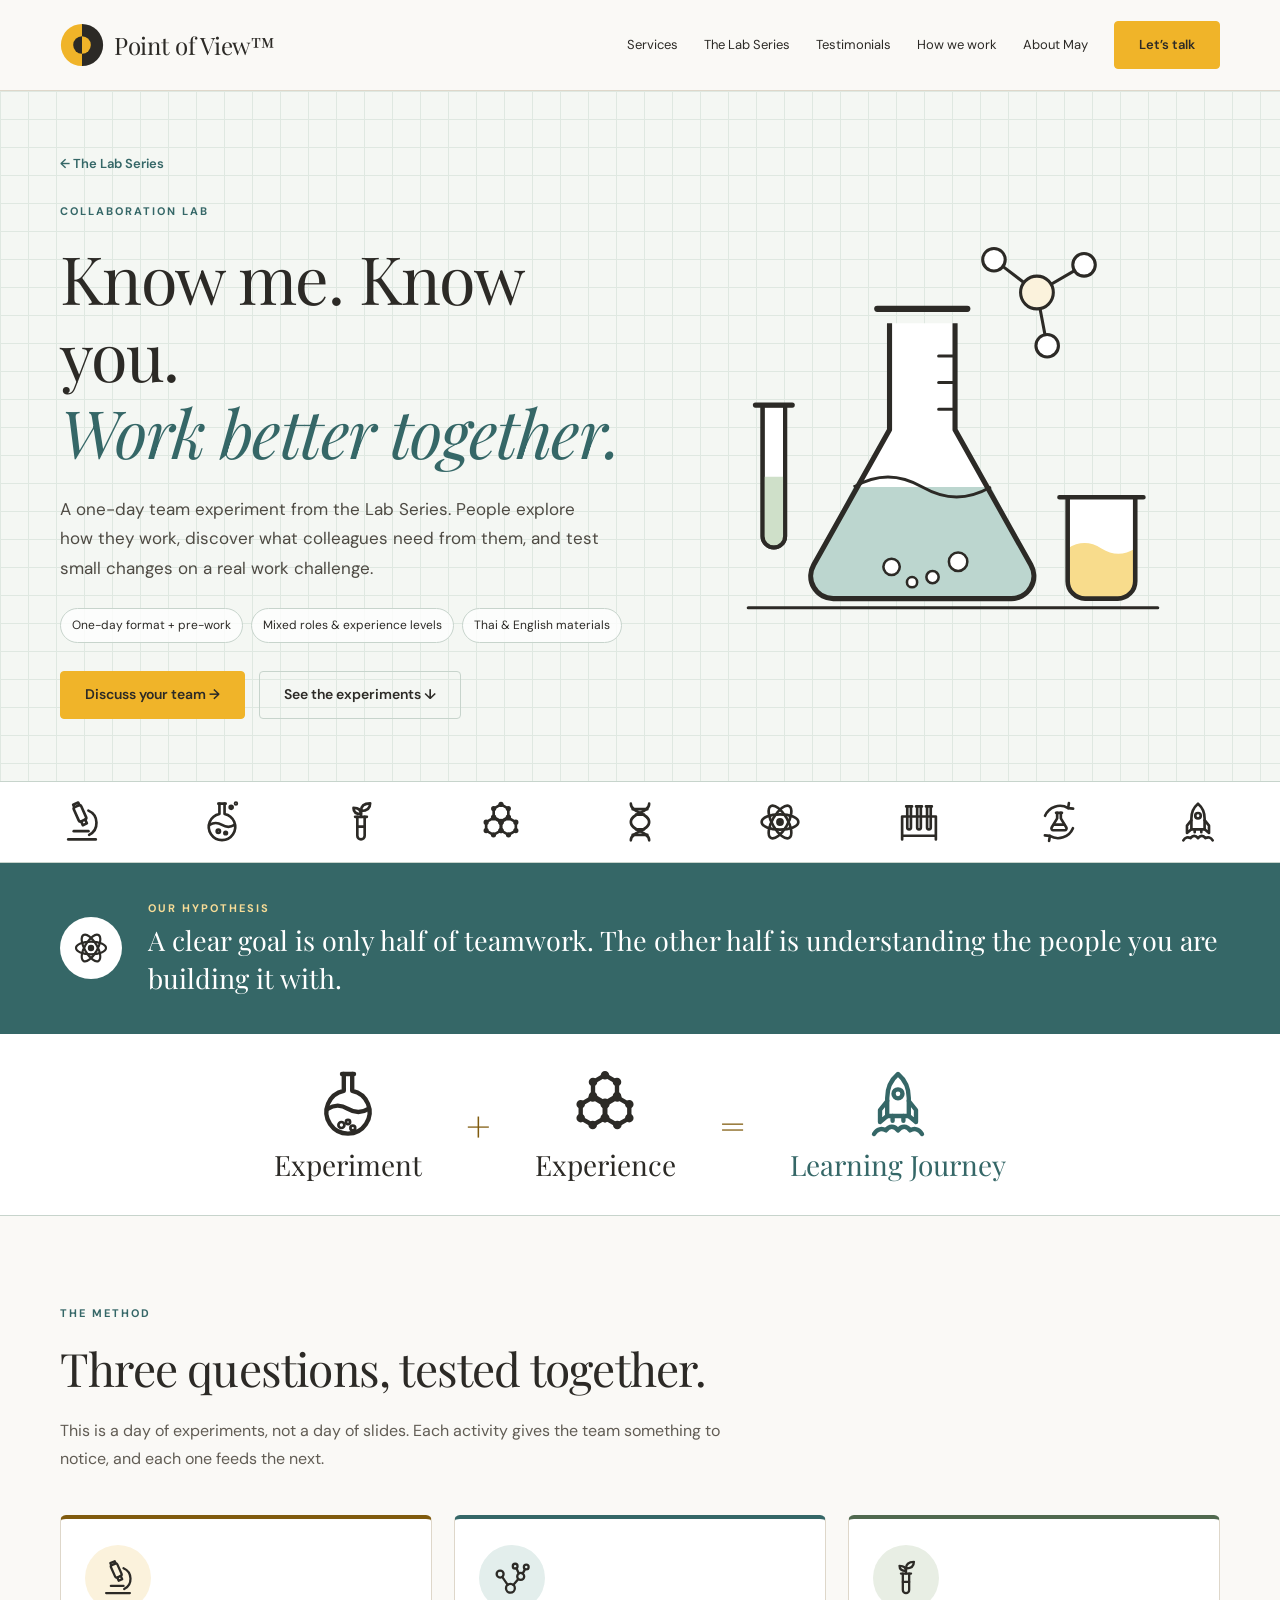
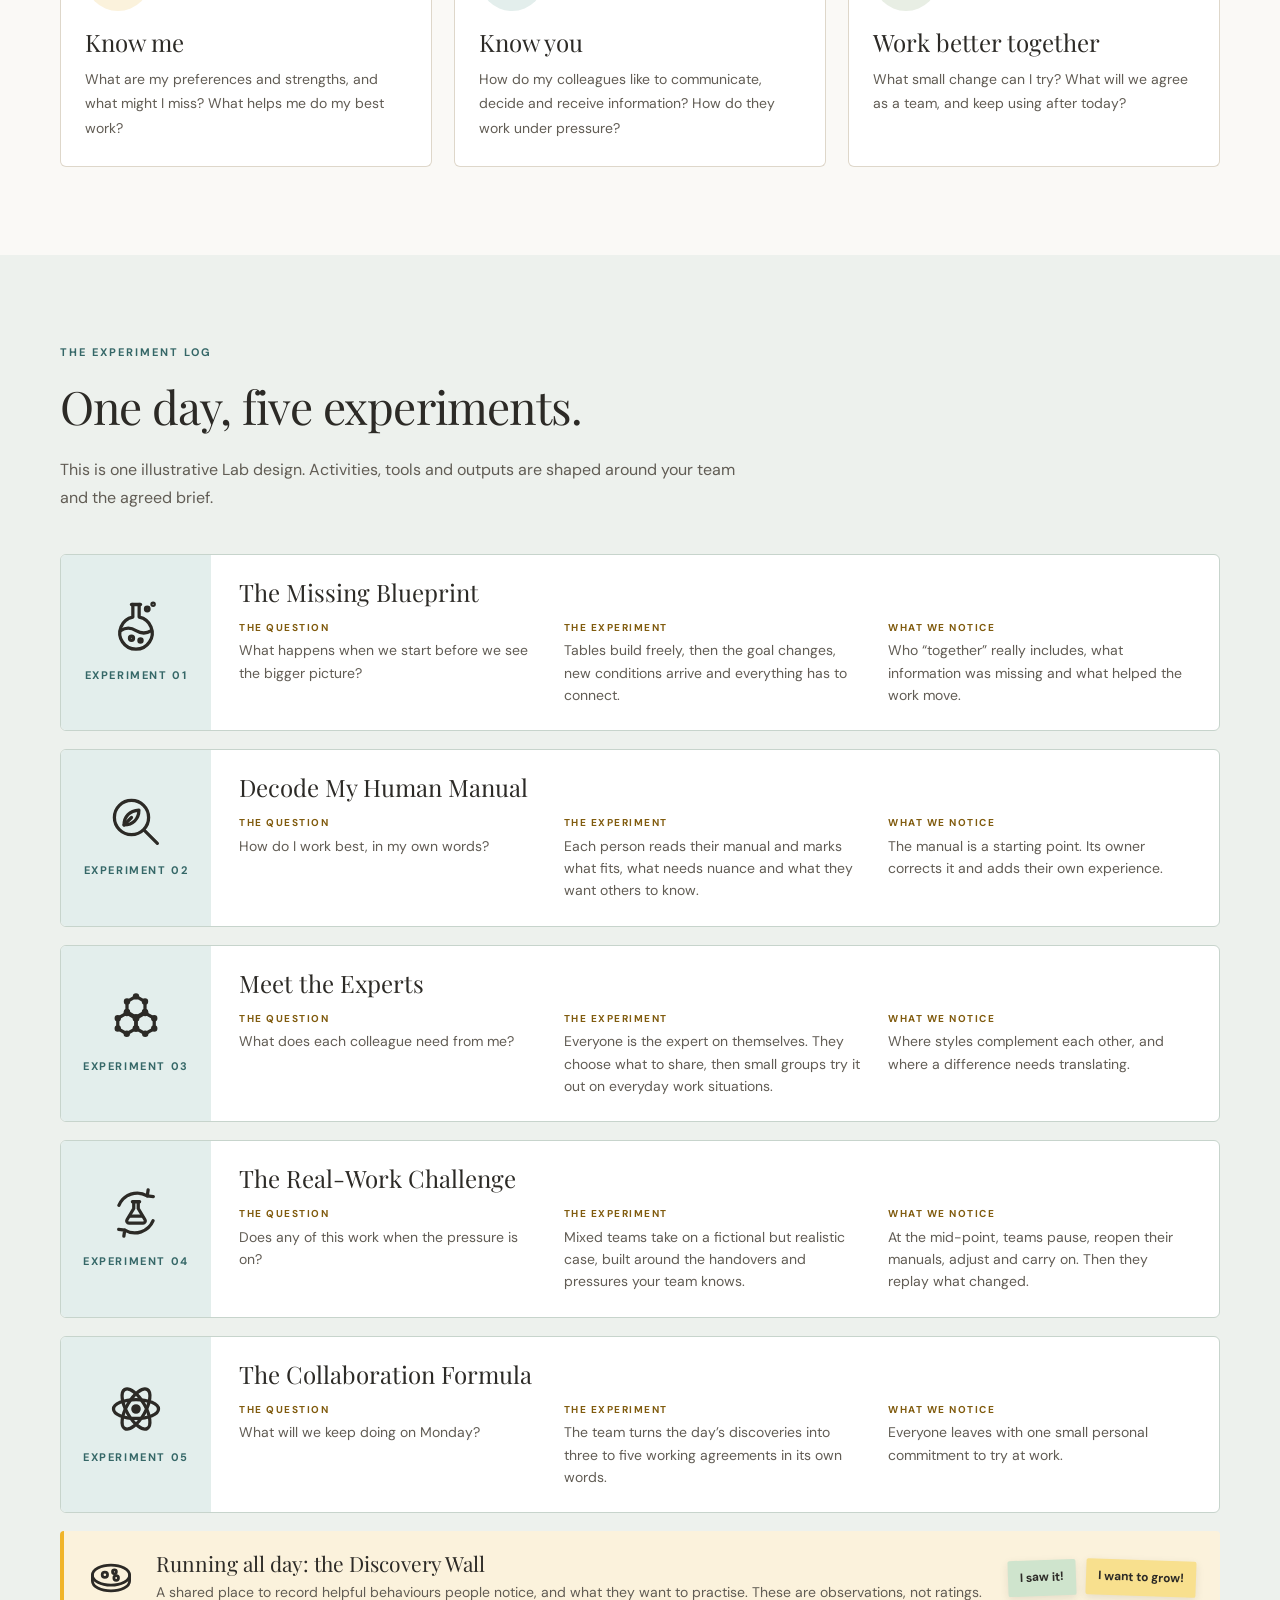
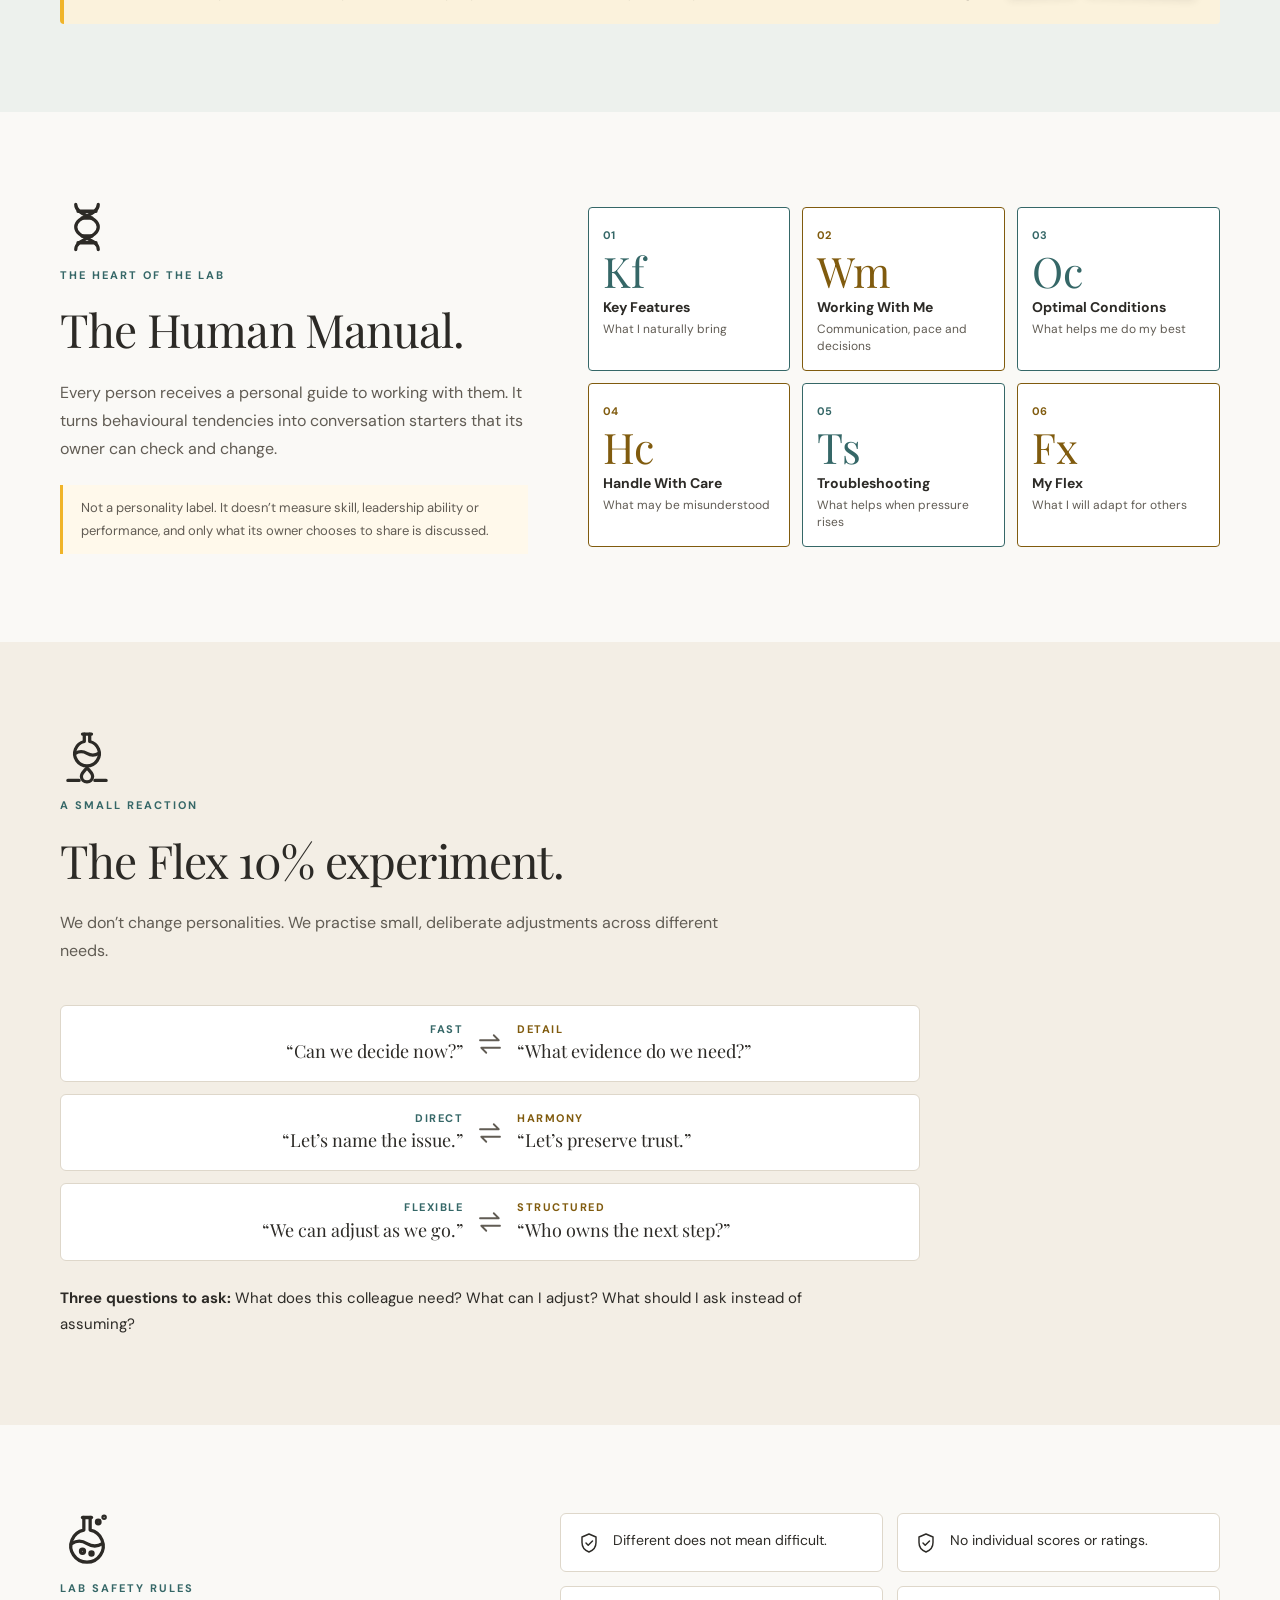
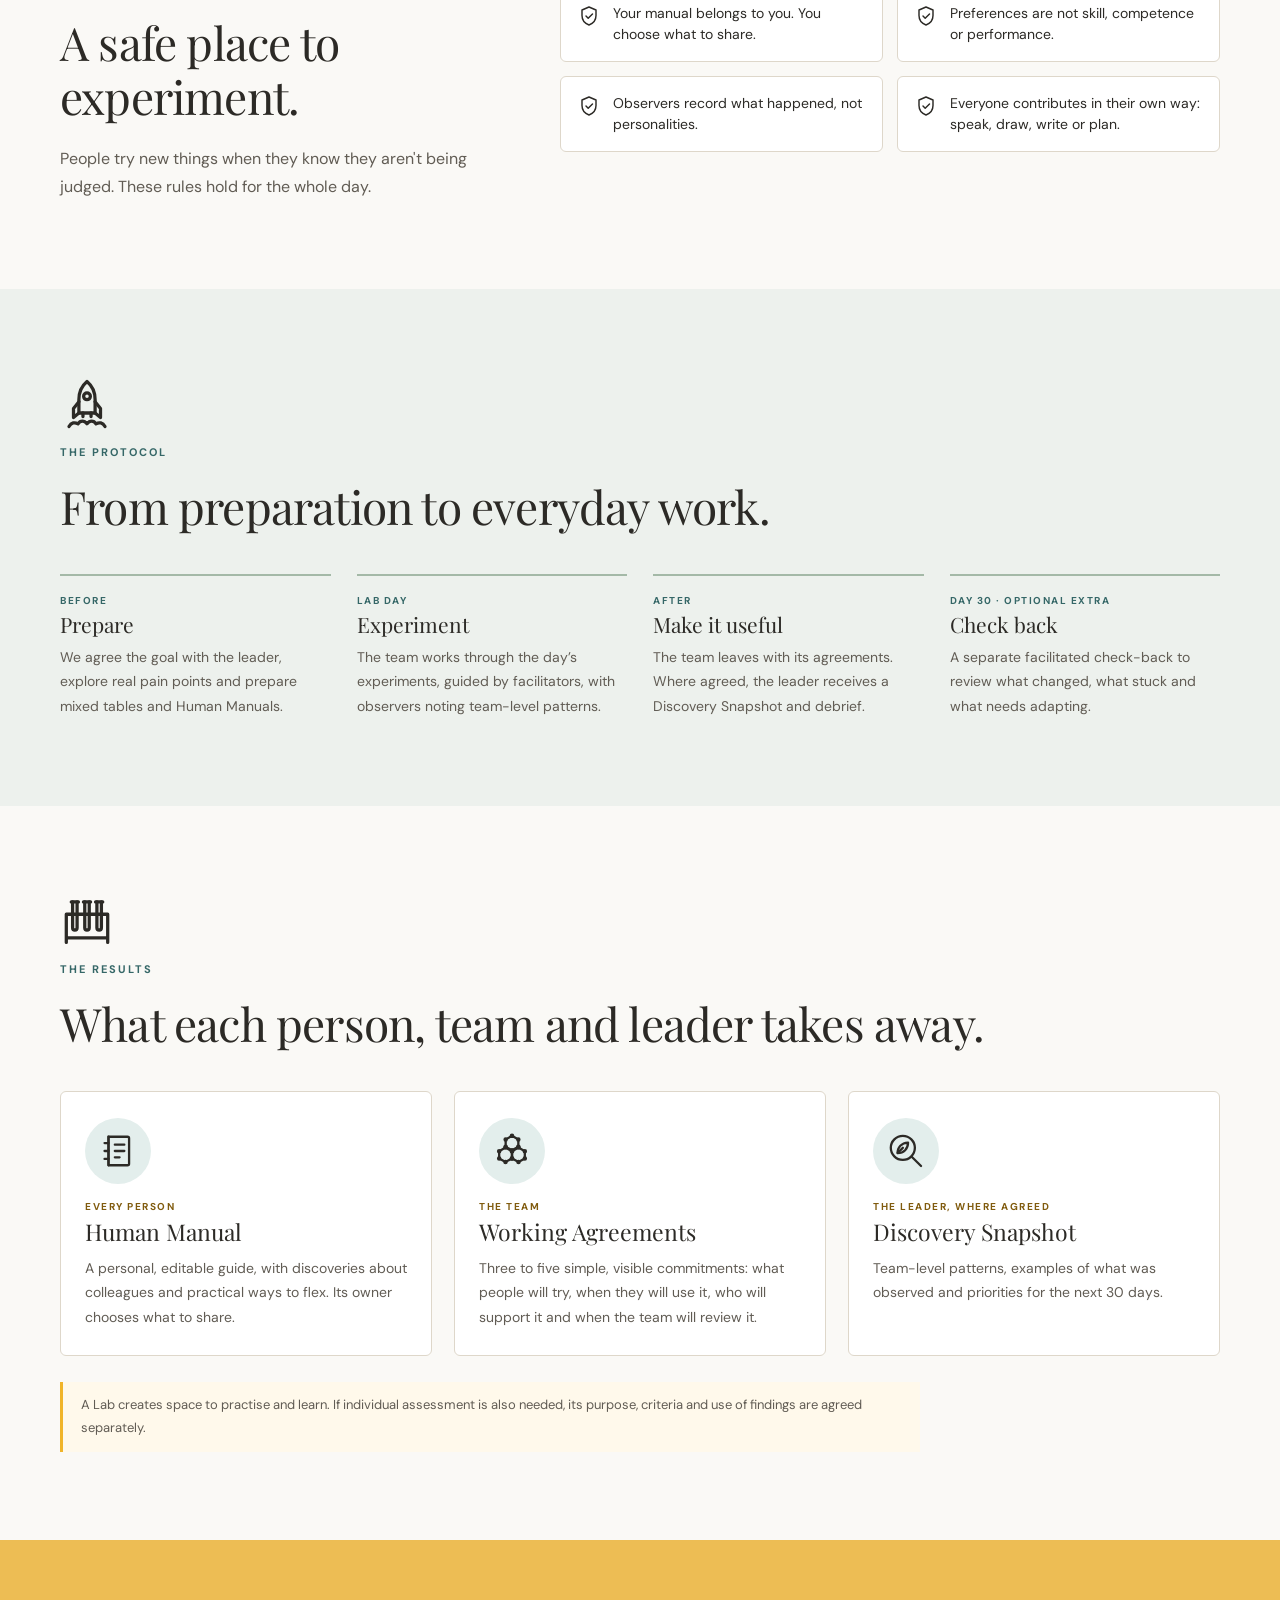
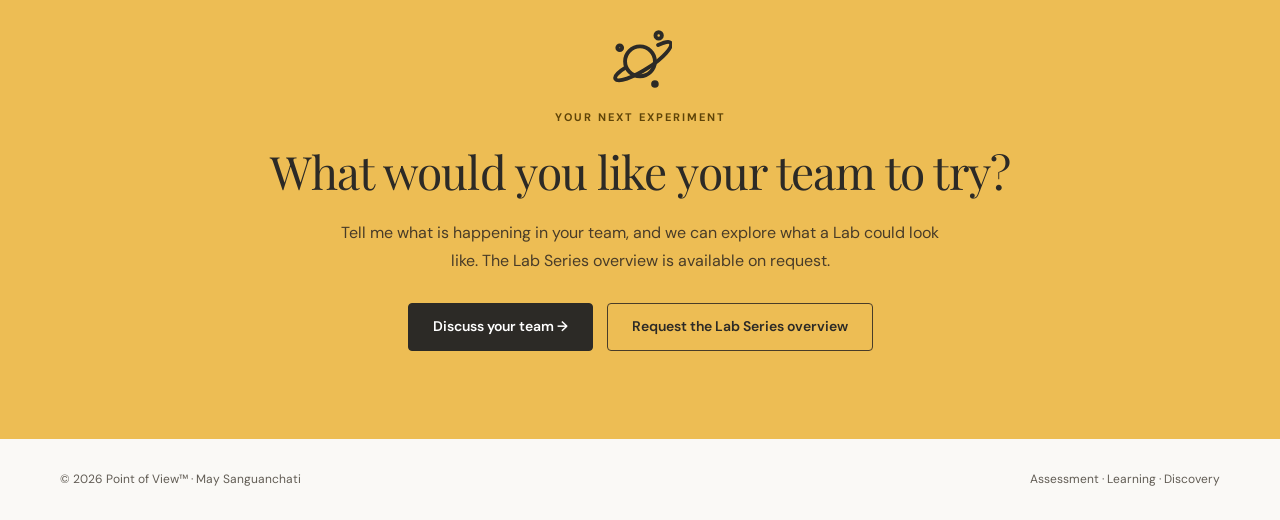
<file: collaboration-lab/index.html>
<!doctype html>
<html lang="en"><head><meta charset="utf-8"><meta name="viewport" content="width=device-width,initial-scale=1">
<title>Collaboration Lab | Point of View™</title>
<meta name="description" content="A one-day team experiment from Point of View™. People explore how they work, discover what colleagues need and test small changes on a real work challenge.">
<link rel="canonical" href="https://pointofview-pov.com/collaboration-lab/">
<link href="https://fonts.googleapis.com/css2?family=Playfair+Display:ital,wght@0,400;0,700;1,400&family=DM+Sans:wght@400;500;600;700&display=swap" rel="stylesheet">
<style>
:root{--ink:#2c2a26;--muted:#615c54;--paper:#faf9f6;--cream:#f3eee5;--line:#ded7ca;--gold:#f0b429;--ochre:#805b0e;--teal:#356767;--sage:#50694f;--mint:#edf1ed;--mint2:#e3eeec;--rule:#c7d4cc}
*{box-sizing:border-box}html{scroll-behavior:smooth;scroll-padding-top:105px}
body{margin:0;background:var(--paper);color:var(--ink);font:16px/1.75 'DM Sans',Arial,sans-serif}
h1,h2,h3,h4,p,ul,ol{margin:0;padding:0}h1,h2,h3{font-family:'Playfair Display',Georgia,serif;line-height:1.16;font-weight:400}
h1{font-size:clamp(42px,5.2vw,68px);letter-spacing:-1.6px}h1 em{color:var(--teal)}h2{font-size:clamp(32px,3.6vw,46px);letter-spacing:-.8px}h3{font-size:24px}
p{color:var(--muted)}a{color:inherit;text-underline-offset:5px}ul,ol{list-style:none}img{max-width:100%;display:block}svg{display:block}
a:focus-visible,button:focus-visible{outline:3px solid var(--teal);outline-offset:4px}
.wrap{width:min(1160px,calc(100% - 80px));margin:auto}.section{padding:88px 0}
.eyebrow{font-size:11px;letter-spacing:2px;text-transform:uppercase;font-weight:700;color:var(--teal);margin-bottom:18px}
.intro{max-width:680px;margin-top:22px}
.button{display:inline-flex;justify-content:center;align-items:center;min-height:48px;padding:12px 24px;background:var(--gold);border:1px solid var(--gold);border-radius:4px;font-size:14px;font-weight:600;text-decoration:none;line-height:1.5;color:var(--ink)}
.button:hover{background:#e4a923}.button.secondary{background:transparent;border-color:var(--rule)}.button.secondary:hover{background:#fff}
.actions{display:flex;flex-wrap:wrap;gap:14px;margin-top:28px}
.skip{position:absolute;top:-100px;left:20px;background:#fff;padding:12px;z-index:200}.skip:focus{top:12px}
header{position:sticky;top:0;z-index:20;background:#faf9f6f5;border-bottom:1px solid var(--line)}
nav{min-height:90px;display:flex;align-items:center;justify-content:space-between;gap:24px}
.brand img{width:116px;height:74px;object-fit:contain}.nav-links{display:flex;align-items:center;gap:26px}
.nav-links a{font-size:13px;text-decoration:none}.nav-links a:hover{text-decoration:underline}.nav-links a.button:hover{text-decoration:none}
.menu-toggle{display:none;border:1px solid var(--line);background:transparent;padding:10px 16px;font:inherit}
.graph{background-color:#f4f7f3;background-image:linear-gradient(#dfe8e1 1px,transparent 1px),linear-gradient(90deg,#dfe8e1 1px,transparent 1px);background-size:28px 28px}
.back{display:inline-block;font-size:13px;font-weight:600;text-decoration:none;color:var(--teal);margin-bottom:26px}.back:hover{text-decoration:underline}
.hero{overflow:hidden;border-bottom:1px solid var(--rule)}
.hero-grid{display:grid;grid-template-columns:1.1fr 1fr;align-items:center;gap:40px;padding-top:58px;padding-bottom:62px}
.lead{max-width:540px;font-size:17px;margin-top:24px;color:#4e4a43}
.tags{display:flex;gap:8px;flex-wrap:wrap;margin-top:24px}
.tags span{font-size:12px;padding:6px 11px;border:1px solid var(--rule);border-radius:30px;background:#ffffffc9;color:var(--ink);white-space:nowrap}
.hero-art{margin:0;justify-self:center;width:min(100%,430px)}.hero-art svg{width:100%;height:auto}
.bubble{animation:rise 4.5s ease-in infinite}.bubble.b2{animation-delay:1.3s;animation-duration:5.2s}.bubble.b3{animation-delay:2.6s;animation-duration:4s}.bubble.b4{animation-delay:3.4s;animation-duration:5.8s}
@keyframes rise{0%{transform:translateY(0);opacity:0}15%{opacity:.9}80%{opacity:.7}100%{transform:translateY(-92px);opacity:0}}
.sway{animation:sway 7s ease-in-out infinite alternate;transform-origin:center}
@keyframes sway{from{transform:translateY(0)}to{transform:translateY(-7px)}}
.hypo{background:var(--teal)}
.hypo .wrap{display:grid;grid-template-columns:auto 1fr;gap:26px;align-items:center;padding-top:36px;padding-bottom:36px}
.hypo-icon{width:62px;height:62px;border-radius:50%;background:#fff;color:var(--ink);display:flex;align-items:center;justify-content:center}.hypo-icon svg{width:36px;height:36px}
.hypo .label{font-size:11px;font-weight:700;letter-spacing:2px;text-transform:uppercase;color:#f7dc97}
.hypo p{font-family:'Playfair Display',Georgia,serif;font-size:clamp(21px,2.4vw,27px);line-height:1.4;color:#fff;margin-top:4px}
.flow{display:grid;grid-template-columns:repeat(3,minmax(0,1fr));gap:22px;margin-top:42px}
.flow article{background:#fff;border:1px solid var(--line);border-top:4px solid var(--c,var(--teal));border-radius:6px;padding:26px 24px}
.flow article:nth-child(1){--c:var(--ochre)}.flow article:nth-child(3){--c:var(--sage)}
.ico{width:66px;height:66px;border-radius:50%;background:var(--mint2);color:var(--ink);display:flex;align-items:center;justify-content:center;margin-bottom:18px}.ico svg{width:38px;height:38px}
.flow article:nth-child(1) .ico{background:#fbf2dc}.flow article:nth-child(3) .ico{background:#e8eee4}
.flow h3{margin-bottom:10px}.flow p{font-size:14px}
.log{background:var(--mint)}
.exp-list{display:grid;gap:18px;margin-top:42px}
.exp{display:grid;grid-template-columns:150px 1fr;background:#fff;border:1px solid var(--rule);border-radius:6px;overflow:hidden}
.exp-side{background:var(--mint2);padding:24px 18px;display:flex;flex-direction:column;align-items:center;justify-content:center;gap:12px;text-align:center;color:var(--ink)}
.exp-side svg{width:54px;height:54px}.exp-no{color:var(--teal);font-size:11px;font-weight:700;letter-spacing:1.6px;text-transform:uppercase}
.exp-main{padding:24px 28px}.exp-main h3{margin-bottom:12px}
.exp-cols{display:grid;grid-template-columns:repeat(3,minmax(0,1fr));gap:22px}
.mini{display:block;font-size:10px;font-weight:700;letter-spacing:1.5px;text-transform:uppercase;color:var(--ochre);margin-bottom:3px}
.exp-cols p{font-size:14px;line-height:1.6}
.wall{margin-top:18px;display:grid;grid-template-columns:auto 1fr auto;gap:22px;align-items:center;background:#fbf2dc;border-left:4px solid var(--gold);border-radius:4px;padding:20px 24px}
.wall svg{width:46px;height:46px;color:var(--ink)}.wall h3{font-size:21px}.wall p{font-size:14px;margin-top:4px}
.stickers{display:flex;gap:10px}.stick{font-size:12px;font-weight:700;padding:10px 12px;line-height:1.3;border-radius:2px;box-shadow:0 3px 8px #2c2a261a;color:var(--ink);text-align:center;white-space:nowrap}
.stick.g{background:#cfe4cd;transform:rotate(-2deg)}.stick.y{background:#f8e08e;transform:rotate(2deg)}
.manual-grid{display:grid;grid-template-columns:.85fr 1.15fr;gap:60px;align-items:center}
.manual-grid .note{margin-top:22px;font-size:13px;border-left:3px solid var(--gold);padding:12px 18px;background:#fff9eb;color:var(--muted)}
.elements{display:grid;grid-template-columns:repeat(3,minmax(0,1fr));gap:12px}
.el{position:relative;background:#fff;border:1.5px solid var(--teal);border-radius:4px;padding:12px 14px 14px;min-height:164px;transition:transform .2s,box-shadow .2s}
.el:hover{transform:translateY(-3px);box-shadow:0 10px 24px #2c2a2614}
.el:nth-child(2),.el:nth-child(4),.el:nth-child(6){border-color:var(--ochre)}.el:nth-child(2) .sym,.el:nth-child(4) .sym,.el:nth-child(6) .sym,.el:nth-child(2) .num,.el:nth-child(4) .num,.el:nth-child(6) .num{color:var(--ochre)}
.num{font-size:11px;font-weight:700;color:var(--teal)}.sym{display:block;font-family:'Playfair Display',Georgia,serif;font-size:42px;line-height:1.1;color:var(--teal)}
.el strong{display:block;font-size:14px;line-height:1.3;margin-top:4px}.el small{display:block;font-size:12px;line-height:1.45;color:var(--muted);margin-top:4px}
.flex{background:var(--cream)}
.reactions{display:grid;gap:12px;margin-top:40px;max-width:860px}
.rx{display:grid;grid-template-columns:1fr 54px 1fr;align-items:center;background:#fff;border:1px solid var(--line);border-radius:6px;padding:14px 20px}
.rx div:first-child{text-align:right}.rx strong{display:block;font-size:11px;letter-spacing:1.5px;text-transform:uppercase;color:var(--teal)}.rx div:last-child strong{color:var(--ochre)}
.rx span{font-family:'Playfair Display',Georgia,serif;font-size:18px;line-height:1.35}.rx svg{width:30px;height:30px;margin:auto;color:var(--muted)}
.ask{margin-top:24px;font-size:15px;max-width:760px;color:var(--ink)}
.rules-grid{display:grid;grid-template-columns:.8fr 1.2fr;gap:60px;align-items:start}
.rules{display:grid;grid-template-columns:repeat(2,minmax(0,1fr));gap:14px}
.rules li{display:flex;gap:12px;align-items:flex-start;padding:16px;background:#fff;border:1px solid var(--line);border-radius:6px;font-size:14px;line-height:1.5;color:var(--ink)}
.rules svg{flex:0 0 24px;width:24px;height:24px;color:var(--ink);margin-top:1px}
.protocol{background:var(--mint)}
.steps{display:grid;grid-template-columns:repeat(4,minmax(0,1fr));gap:26px;margin-top:40px;counter-reset:s}
.steps li{border-top:2px solid #a4b9a7;padding-top:16px}.steps .mini{color:var(--teal)}.steps h3{font-size:21px;margin-bottom:8px}.steps p{font-size:14px}
.results{display:grid;grid-template-columns:repeat(3,minmax(0,1fr));gap:22px;margin-top:40px}
.res{background:#fff;border:1px solid var(--line);border-radius:6px;padding:26px 24px}.res h3{font-size:23px;margin:4px 0 10px}.res p{font-size:14px}.res .ico{margin-bottom:14px}
.boundary{margin-top:26px;font-size:13px;border-left:3px solid var(--gold);padding:12px 18px;background:#fff9eb;max-width:860px}
.formula{background:#fff;border-bottom:1px solid var(--rule)}
.formula .wrap{display:flex;align-items:center;justify-content:center;gap:clamp(16px,3.4vw,44px);padding-top:34px;padding-bottom:34px}
.f-item{display:flex;flex-direction:column;align-items:center;gap:8px;text-align:center;font-family:'Playfair Display',Georgia,serif;font-size:clamp(21px,2.4vw,28px);line-height:1.2;color:var(--ink)}
.f-item svg{width:72px;height:72px;overflow:visible}
.f-item:last-child{color:var(--teal)}
.f-sign{font-family:'Playfair Display',Georgia,serif;font-size:clamp(30px,3.4vw,42px);line-height:1;color:var(--ochre)}
.fb{animation:riseSmall 3.4s ease-in infinite}.fb.b2{animation-delay:1.1s;animation-duration:4s}.fb.b3{animation-delay:2.2s;animation-duration:3s}
@keyframes riseSmall{0%{transform:translateY(0);opacity:0}15%{opacity:1}80%{opacity:.8}100%{transform:translateY(-15px);opacity:0}}
@media(max-width:560px){.formula .wrap{flex-direction:column;gap:10px;padding-top:28px;padding-bottom:28px}}
@media(prefers-reduced-motion:reduce){.fb{animation:none}}
.contact{background:#edbd54;text-align:center}.sec-icon{width:54px;height:54px;color:var(--ink);margin-bottom:12px}.contact-icon{width:64px;height:64px;margin:0 auto 16px;color:var(--ink)}
.strip{background:#fff;border-bottom:1px solid var(--rule)}.strip .wrap{display:flex;justify-content:space-between;gap:16px;padding-top:18px;padding-bottom:18px;color:var(--ink)}.strip svg{width:44px;height:44px}
.strip svg:nth-child(n+7){display:block}.contact .eyebrow{color:#5f4408}.contact p{max-width:620px;margin:20px auto;color:#493c28}.contact .actions{justify-content:center}
.contact .button{background:var(--ink);border-color:var(--ink);color:#fff}.contact .button.secondary{background:transparent;color:var(--ink);border-color:#493c28}
footer{padding:30px 0;font-size:12px;color:var(--muted)}footer .wrap{display:flex;justify-content:space-between;gap:20px}
@media(max-width:1000px){.nav-links{gap:15px}.exp-cols{gap:16px}.manual-grid,.rules-grid{gap:34px}.steps{grid-template-columns:1fr 1fr}}
@media(max-width:860px){.manual-grid,.rules-grid{grid-template-columns:1fr}.exp{grid-template-columns:1fr}.exp-side{flex-direction:row;justify-content:flex-start;padding:14px 20px}.exp-side svg{width:38px;height:38px}.exp-cols{grid-template-columns:1fr;gap:12px}.exp-main{padding:20px}}
@media(max-width:760px){.wrap{width:calc(100% - 40px)}nav{min-height:78px}.brand img{height:64px;width:100px}.menu-toggle{display:block}
.nav-links{display:none;position:absolute;top:100%;left:0;right:0;background:var(--paper);border-bottom:1px solid var(--line);padding:20px;flex-direction:column;align-items:stretch;gap:0}.nav-links.open{display:flex}.nav-links a{padding:12px}
.section{padding:58px 0}.hero-grid{grid-template-columns:1fr;padding-top:34px;padding-bottom:42px;gap:26px}.hero-art{width:min(100%,300px)}.lead{font-size:16px}
.hypo .wrap{grid-template-columns:1fr;gap:14px}.strip svg{width:34px;height:34px}.strip svg:nth-child(n+7){display:none}.flow,.results{grid-template-columns:1fr;gap:16px}.wall{grid-template-columns:1fr}.rules{grid-template-columns:1fr}
.elements{grid-template-columns:repeat(2,minmax(0,1fr))}.rx{grid-template-columns:1fr 34px 1fr;padding:12px}.rx span{font-size:15px}footer .wrap{flex-direction:column;gap:8px}html{scroll-padding-top:95px}}
@media(max-width:480px){.steps{grid-template-columns:1fr}}
@media(prefers-reduced-motion:reduce){html{scroll-behavior:auto}.bubble,.sway{animation:none}.bubble{opacity:.7}.el{transition:none}}
.brand{display:inline-flex;align-items:center;gap:10px;text-decoration:none;color:#2c2a26}.brand-mark{display:block;width:44px;height:44px;flex:0 0 44px}.brand-name{font-family:'Playfair Display',Georgia,serif;font-size:24px;line-height:1;letter-spacing:-.3px;white-space:nowrap}
@media(max-width:760px){.brand-mark{width:38px;height:38px;flex-basis:38px}.brand-name{font-size:21px}}
</style></head><body>
<svg width="0" height="0" style="position:absolute" aria-hidden="true"><defs>
<g id="i-flask" fill="none" stroke="currentColor" stroke-width="1.45" stroke-linecap="round" stroke-linejoin="round"><path d="M10 2h4"/><path d="M10.6 2v5.6a7.2 7.2 0 1 0 2.8 0V2"/><path d="M5.2 13.6c2.2-1.4 4.5-1.4 6.8 0s4.6 1.4 6.8 0"/><circle cx="10" cy="17" r=".9"/><circle cx="14" cy="18" r=".7"/><circle cx="17" cy="4" r=".8"/><circle cx="19.6" cy="1.9" r=".5"/></g>
<g id="i-scope" fill="none" stroke="currentColor" stroke-width="1.45" stroke-linecap="round" stroke-linejoin="round"><path d="M4.5 21.500h15"/><path d="M7.5 17h8"/><g transform="rotate(-24 11 7.5)"><rect x="8.8" y="3" width="4.4" height="8.5" rx="1"/><path d="M9.8 11.500v2.300h2.400v-2.3"/><path d="M9.5 3V1.500h3V3"/></g><path d="M15.5 5.800a7.3 7.3 0 0 1 .4 13.2"/></g>
<g id="i-molecule" fill="none" stroke="currentColor" stroke-width="1.45" stroke-linecap="round" stroke-linejoin="round"><circle cx="11" cy="18.5" r="2.8"/><circle cx="4.5" cy="9.5" r="2.2"/><circle cx="17.5" cy="11" r="2.2"/><circle cx="21" cy="5" r="1.5"/><circle cx="14" cy="4.5" r="1.5"/><path d="M9.3 16.300L5.8 11.300M12.8 16.400l3.2-3.700M18.7 9.200l1.4-2.500M16.3 9.200l-1.5-3.3"/></g>
<g id="i-heat" fill="none" stroke="currentColor" stroke-width="1.45" stroke-linecap="round" stroke-linejoin="round"><path d="M10 1.8h4"/><path d="M10.8 1.8v3.3a5.5 5.5 0 1 0 2.4 0V1.8"/><path d="M6.8 10.4c1.7-1 3.5-1 5.2 0s3.5 1 5.2 0"/><path d="M12 16.9c1.5 1.4 2.5 2.5 2.5 3.7a2.5 2.5 0 0 1-5 0c0-1.2 1-2.3 2.5-3.7z"/><path d="M3.5 22.4h5M15.5 22.4h5"/></g>
<g id="i-sprout" fill="none" stroke="currentColor" stroke-width="1.45" stroke-linecap="round" stroke-linejoin="round"><path d="M8.8 9.2h6.4"/><path d="M10 9.200V19.500a2 2 0 0 0 4 0V9.2"/><path d="M10 14.500h4"/><path d="M12 9.200V6"/><path d="M12 6c0-2.7 1.9-4.2 5-4.2 0 3-1.9 4.2-5 4.200z"/><path d="M12 7.600c0-2.1-1.5-3.3-4.1-3.3 0 2.3 1.5 3.3 4.1 3.300z"/></g>
<g id="i-dish" fill="none" stroke="currentColor" stroke-width="1.45" stroke-linecap="round" stroke-linejoin="round"><ellipse cx="12" cy="10.5" rx="9.7" ry="5.2"/><path d="M2.3 10.500v3c0 2.9 4.3 5.2 9.7 5.200s9.7-2.3 9.7-5.200v-3"/><circle cx="8.8" cy="10.3" r="1.4"/><circle cx="13.8" cy="8.8" r="1"/><circle cx="14.7" cy="12" r="1.2"/></g>
<g id="i-planet" fill="none" stroke="currentColor" stroke-width="1.45" stroke-linecap="round" stroke-linejoin="round"><circle cx="12" cy="12.5" r="5.6"/><path d="M6.7 14.800c-2.8 1.7-4.5 3.3-3.9 4.3.9 1.5 6.5-.4 12.3-4.200s9.3-7.9 8.4-9.300c-.5-.8-2.3-.4-4.7.8"/><circle cx="19" cy="2.8" r="1.2"/><circle cx="4.4" cy="7.4" r=".9"/><circle cx="17.6" cy="21" r=".7"/></g>
<g id="i-leaf" fill="none" stroke="currentColor" stroke-width="1.45" stroke-linecap="round" stroke-linejoin="round"><circle cx="10" cy="10" r="7.6"/><path d="M15.6 15.600L21.5 21.5"/><path d="M6.7 13.300c0-3.7 2.4-6.3 6.6-6.6 0 4-2.7 6.6-6.6 6.600z"/><path d="M6.7 13.300l3.3-3.3"/></g>
<g id="i-hex" fill="none" stroke="currentColor" stroke-width="1.45" stroke-linecap="round" stroke-linejoin="round"><path d="M12.0 2.4L16.0 4.7L16.0 9.3L12.0 11.6L8.0 9.3L8.0 4.7z"/><path d="M7.9 9.8L11.9 12.1L11.9 16.7L7.9 19.0L3.9 16.7L3.9 12.1z"/><path d="M16.1 9.8L20.1 12.1L20.1 16.7L16.1 19.0L12.1 16.7L12.1 12.1z"/><circle cx="3.9" cy="12.1" r=".7" fill="currentColor"/><circle cx="3.9" cy="16.7" r=".7" fill="currentColor"/><circle cx="7.9" cy="9.8" r=".7" fill="currentColor"/><circle cx="7.9" cy="19.0" r=".7" fill="currentColor"/><circle cx="8.0" cy="4.7" r=".7" fill="currentColor"/><circle cx="8.0" cy="9.3" r=".7" fill="currentColor"/><circle cx="11.9" cy="12.1" r=".7" fill="currentColor"/><circle cx="11.9" cy="16.7" r=".7" fill="currentColor"/><circle cx="12.0" cy="2.4" r=".7" fill="currentColor"/><circle cx="12.0" cy="11.6" r=".7" fill="currentColor"/><circle cx="12.1" cy="12.1" r=".7" fill="currentColor"/><circle cx="12.1" cy="16.7" r=".7" fill="currentColor"/><circle cx="16.0" cy="4.7" r=".7" fill="currentColor"/><circle cx="16.0" cy="9.3" r=".7" fill="currentColor"/><circle cx="16.1" cy="9.8" r=".7" fill="currentColor"/><circle cx="16.1" cy="19.0" r=".7" fill="currentColor"/><circle cx="20.1" cy="12.1" r=".7" fill="currentColor"/><circle cx="20.1" cy="16.7" r=".7" fill="currentColor"/></g>
<g id="i-rocket" fill="none" stroke="currentColor" stroke-width="1.45" stroke-linecap="round" stroke-linejoin="round"><path d="M12 2c2.6 2.2 3.6 5 3.6 8v6H8.4v-6c0-3 1-5.8 3.6-8z"/><path d="M8.4 11L6 14v4l2.4-2M15.6 11L18 14v4l-2.4-2"/><path d="M10.2 16v1.6M13.8 16v1.6"/><circle cx="12" cy="8.6" r="1.5"/><path d="M4 22c1-1.8 2.6-2 4-1.2 1-1.6 2.8-1.6 4 0 1.2-1.6 3-1.6 4 0 1.4-.8 3-.6 4 1.2"/></g>
<g id="i-cycle" fill="none" stroke="currentColor" stroke-width="1.45" stroke-linecap="round" stroke-linejoin="round"><path d="M10.4 7h3.2"/><path d="M11 7v3l-3 5a1 1 0 0 0 .9 1.500h6.200a1 1 0 0 0 .9-1.500l-3-5V7"/><path d="M9.3 13.400h5.4"/><path d="M4.4 8.600A8.8 8.8 0 0 1 17 4.4"/><path d="M17.4 1.700L17 4.400l2.7.3"/><path d="M19.6 15.400A8.8 8.8 0 0 1 7 19.6"/><path d="M6.6 22.300l.4-2.7-2.7-.3"/></g>
<g id="i-dna" fill="none" stroke="currentColor" stroke-width="1.45" stroke-linecap="round" stroke-linejoin="round"><path d="M7 2c0 5 10 5 10 10S7 17 7 22"/><path d="M17 2c0 5-10 5-10 10s10 5 10 10"/><path d="M8 5h8M9.8 8h4.400M9.8 16h4.400M8 19h8"/></g>
<g id="i-rack" fill="none" stroke="currentColor" stroke-width="1.45" stroke-linecap="round" stroke-linejoin="round"><path d="M2.8 9h18.400M2.8 19.500h18.400M2.8 9v12.500M21.2 9v12.5"/><path d="M5 3.500h3.200M10.4 3.500h3.200M15.8 3.500h3.2"/><path d="M5.6 3.500V15a1 1 0 0 0 2 0V3.500M11 3.500V15a1 1 0 0 0 2 0V3.500M16.4 3.500V15a1 1 0 0 0 2 0V3.5"/></g>
<g id="i-flask-plain" fill="none" stroke="currentColor" stroke-width="1.45" stroke-linecap="round" stroke-linejoin="round"><path d="M10 2h4"/><path d="M10.6 2v5.6a7.2 7.2 0 1 0 2.8 0V2"/><path d="M5.2 13.6c2.2-1.4 4.5-1.4 6.8 0s4.6 1.4 6.8 0"/></g>
<g id="i-atom" fill="none" stroke="currentColor" stroke-width="1.45" stroke-linecap="round" stroke-linejoin="round"><circle cx="12" cy="12" r="1.4" fill="currentColor"/><ellipse cx="12" cy="12" rx="10" ry="4.2"/><ellipse cx="12" cy="12" rx="10" ry="4.2" transform="rotate(60 12 12)"/><ellipse cx="12" cy="12" rx="10" ry="4.2" transform="rotate(120 12 12)"/></g>
<g id="i-book" fill="none" stroke="currentColor" stroke-width="1.45" stroke-linecap="round" stroke-linejoin="round"><path d="M6 3h12a1 1 0 0 1 1 1v16a1 1 0 0 1-1 1H6z"/><path d="M6 3v18"/><path d="M3.5 7H6M3.5 12H6M3.5 17H6"/><path d="M10 8h6M10 12h6M10 16h3"/></g>
<g id="i-swap" fill="none" stroke="currentColor" stroke-width="1.45" stroke-linecap="round" stroke-linejoin="round"><path d="M4 9h15l-4-4"/><path d="M20 15H5l4 4"/></g>
<g id="i-check" fill="none" stroke="currentColor" stroke-width="1.45" stroke-linecap="round" stroke-linejoin="round"><path d="M12 3l7 3v5.5c0 4.5-3 8-7 9.5-4-1.5-7-5-7-9.5V6z"/><path d="M9 12l2.2 2.2L15.5 10"/></g>
</defs></svg>
<a class="skip" href="#main">Skip to content</a>
<header><nav class="wrap" aria-label="Main navigation"><a class="brand" href="/" aria-label="Point of View home"><svg class="brand-mark" viewBox="0 0 100 100" aria-hidden="true"><path d="M50 2a48 48 0 0 0 0 96z" fill="#f0b429"/><path d="M50 2a48 48 0 0 1 0 96z" fill="#2c2a26"/><path d="M50 30a20 20 0 0 0 0 40z" fill="#2c2a26"/><path d="M50 30a20 20 0 0 1 0 40z" fill="#f0b429"/></svg><span class="brand-name">Point of View™</span></a><button class="menu-toggle" aria-expanded="false" aria-controls="navigation">Menu</button><div class="nav-links" id="navigation"><a href="/#services">Services</a><a href="/#learning-labs">The Lab Series</a><a href="/#testimonials">Testimonials</a><a href="/#how-it-works">How we work</a><a href="/#about">About May</a><a class="button" href="#contact">Let’s talk</a></div></nav></header>
<main id="main">
<section class="hero graph"><div class="wrap hero-grid"><div>
<a class="back" href="/#learning-labs">← The Lab Series</a>
<div class="eyebrow">Collaboration Lab</div>
<h1>Know me. Know you.<br><em>Work better together.</em></h1>
<p class="lead">A one-day team experiment from the Lab Series. People explore how they work, discover what colleagues need from them, and test small changes on a real work challenge.</p>
<div class="tags"><span>One-day format + pre-work</span><span>Mixed roles &amp; experience levels</span><span>Thai &amp; English materials</span></div>
<div class="actions"><a class="button" href="#contact">Discuss your team →</a><a class="button secondary" href="#experiments">See the experiments ↓</a></div>
</div>
<figure class="hero-art"><svg viewBox="0 0 420 400" role="img" aria-label="A line drawing of a laboratory flask, beaker and test tubes, with bubbles rising and a molecule floating above">
<g class="sway" fill="none" stroke="#2c2a26" stroke-width="3"><path d="M292 62l38-22M292 62l-34-26M292 62l8 42"/><circle cx="292" cy="62" r="16" fill="#fbf2dc"/><circle cx="338" cy="35" r="11" fill="#fff"/><circle cx="250" cy="30" r="11" fill="#fff"/><circle cx="302" cy="114" r="11" fill="#fff"/></g>
<path d="M148 92h64v104l74 132a22 22 0 0 1-19 33H93a22 22 0 0 1-19-33l74-132z" fill="#fff"/>
<path d="M113 252h134l39 76a22 22 0 0 1-19 33H93a22 22 0 0 1-19-33z" fill="#bcd6cf"/>
<path d="M113 252c23-13 44-13 67 0s44 13 67 0" fill="none" stroke="#2c2a26" stroke-width="3"/>
<g fill="#fff" stroke="#2c2a26" stroke-width="2.5"><circle class="bubble" cx="150" cy="330" r="8"/><circle class="bubble b2" cx="190" cy="340" r="6"/><circle class="bubble b3" cx="215" cy="325" r="9"/><circle class="bubble b4" cx="170" cy="345" r="5"/></g>
<path d="M136 78h88" stroke="#2c2a26" stroke-width="6" stroke-linecap="round"/><path d="M148 92v104l-74 132a22 22 0 0 0 19 33h174a22 22 0 0 0 19-33l-74-132V92" fill="none" stroke="#2c2a26" stroke-width="5" stroke-linejoin="round"/>
<g stroke="#2c2a26" stroke-width="3" stroke-linecap="round"><path d="M196 124h16M196 150h16M196 176h16"/></g>
<path d="M322 262h66v82a17 17 0 0 1-17 17h-32a17 17 0 0 1-17-17z" fill="#fff"/><path d="M322 312c11-7 22-7 33 0s22 7 33 0v32a17 17 0 0 1-17 17h-32a17 17 0 0 1-17-17z" fill="#f8dc8c"/><path d="M314 262h82M322 262v82a17 17 0 0 0 17 17h32a17 17 0 0 0 17-17v-82" fill="none" stroke="#2c2a26" stroke-width="4.5" stroke-linecap="round"/>
<g fill="#fff" stroke="#2c2a26" stroke-width="4"><path d="M24 172h22v128a11 11 0 0 1-22 0zM60 172"/></g><path d="M24 242h22v58a11 11 0 0 1-22 0z" fill="#cfe0c9"/><path d="M17 172h36" stroke="#2c2a26" stroke-width="5" stroke-linecap="round"/><path d="M24 172v128a11 11 0 0 0 22 0V172" fill="none" stroke="#2c2a26" stroke-width="4"/>
<path d="M10 370h400" stroke="#2c2a26" stroke-width="3" stroke-linecap="round"/>
</svg></figure></div></section>
<div class="strip" aria-hidden="true"><div class="wrap"><svg viewBox="0 0 24 24"><use href="#i-scope"/></svg><svg viewBox="0 0 24 24"><use href="#i-flask"/></svg><svg viewBox="0 0 24 24"><use href="#i-sprout"/></svg><svg viewBox="0 0 24 24"><use href="#i-hex"/></svg><svg viewBox="0 0 24 24"><use href="#i-dna"/></svg><svg viewBox="0 0 24 24"><use href="#i-atom"/></svg><svg viewBox="0 0 24 24"><use href="#i-rack"/></svg><svg viewBox="0 0 24 24"><use href="#i-cycle"/></svg><svg viewBox="0 0 24 24"><use href="#i-rocket"/></svg></div></div>
<section class="hypo" aria-label="Our hypothesis"><div class="wrap"><span class="hypo-icon"><svg viewBox="0 0 24 24" aria-hidden="true"><use href="#i-atom"/></svg></span><div><div class="label">Our hypothesis</div><p>A clear goal is only half of teamwork. The other half is understanding the people you are building it with.</p></div></div></section>
<section class="formula" aria-label="Experiment plus Experience equals Learning Journey"><div class="wrap"><div class="f-item"><svg viewBox="0 0 24 24" aria-hidden="true"><use href="#i-flask-plain"/><g fill="#fff" stroke="currentColor" stroke-width=".9"><circle class="fb" cx="9.8" cy="19" r="1"/><circle class="fb b2" cx="13.6" cy="20" r=".8"/><circle class="fb b3" cx="12" cy="18" r=".7"/></g></svg><span>Experiment</span></div><span class="f-sign" aria-hidden="true">+</span><div class="f-item"><svg viewBox="0 0 24 24" aria-hidden="true"><use href="#i-hex"/></svg><span>Experience</span></div><span class="f-sign" aria-hidden="true">=</span><div class="f-item"><svg viewBox="0 0 24 24" aria-hidden="true"><use href="#i-rocket"/></svg><span>Learning Journey</span></div></div></section>
<section class="section"><div class="wrap"><div class="eyebrow">The method</div><h2>Three questions, tested together.</h2><p class="intro">This is a day of experiments, not a day of slides. Each activity gives the team something to notice, and each one feeds the next.</p>
<div class="flow">
<article><span class="ico"><svg viewBox="0 0 24 24" aria-hidden="true"><use href="#i-scope"/></svg></span><h3>Know me</h3><p>What are my preferences and strengths, and what might I miss? What helps me do my best work?</p></article>
<article><span class="ico"><svg viewBox="0 0 24 24" aria-hidden="true"><use href="#i-molecule"/></svg></span><h3>Know you</h3><p>How do my colleagues like to communicate, decide and receive information? How do they work under pressure?</p></article>
<article><span class="ico"><svg viewBox="0 0 24 24" aria-hidden="true"><use href="#i-sprout"/></svg></span><h3>Work better together</h3><p>What small change can I try? What will we agree as a team, and keep using after today?</p></article>
</div></div></section>
<section class="section log" id="experiments"><div class="wrap"><div class="eyebrow">The experiment log</div><h2>One day, five experiments.</h2><p class="intro">This is one illustrative Lab design. Activities, tools and outputs are shaped around your team and the agreed brief.</p>
<ol class="exp-list">
<li class="exp"><div class="exp-side"><svg viewBox="0 0 24 24" aria-hidden="true"><use href="#i-flask"/></svg><span class="exp-no">Experiment 01</span></div><div class="exp-main"><h3>The Missing Blueprint</h3><div class="exp-cols"><div><span class="mini">The question</span><p>What happens when we start before we see the bigger picture?</p></div><div><span class="mini">The experiment</span><p>Tables build freely, then the goal changes, new conditions arrive and everything has to connect.</p></div><div><span class="mini">What we notice</span><p>Who “together” really includes, what information was missing and what helped the work move.</p></div></div></div></li>
<li class="exp"><div class="exp-side"><svg viewBox="0 0 24 24" aria-hidden="true"><use href="#i-leaf"/></svg><span class="exp-no">Experiment 02</span></div><div class="exp-main"><h3>Decode My Human Manual</h3><div class="exp-cols"><div><span class="mini">The question</span><p>How do I work best, in my own words?</p></div><div><span class="mini">The experiment</span><p>Each person reads their manual and marks what fits, what needs nuance and what they want others to know.</p></div><div><span class="mini">What we notice</span><p>The manual is a starting point. Its owner corrects it and adds their own experience.</p></div></div></div></li>
<li class="exp"><div class="exp-side"><svg viewBox="0 0 24 24" aria-hidden="true"><use href="#i-hex"/></svg><span class="exp-no">Experiment 03</span></div><div class="exp-main"><h3>Meet the Experts</h3><div class="exp-cols"><div><span class="mini">The question</span><p>What does each colleague need from me?</p></div><div><span class="mini">The experiment</span><p>Everyone is the expert on themselves. They choose what to share, then small groups try it out on everyday work situations.</p></div><div><span class="mini">What we notice</span><p>Where styles complement each other, and where a difference needs translating.</p></div></div></div></li>
<li class="exp"><div class="exp-side"><svg viewBox="0 0 24 24" aria-hidden="true"><use href="#i-cycle"/></svg><span class="exp-no">Experiment 04</span></div><div class="exp-main"><h3>The Real-Work Challenge</h3><div class="exp-cols"><div><span class="mini">The question</span><p>Does any of this work when the pressure is on?</p></div><div><span class="mini">The experiment</span><p>Mixed teams take on a fictional but realistic case, built around the handovers and pressures your team knows.</p></div><div><span class="mini">What we notice</span><p>At the mid-point, teams pause, reopen their manuals, adjust and carry on. Then they replay what changed.</p></div></div></div></li>
<li class="exp"><div class="exp-side"><svg viewBox="0 0 24 24" aria-hidden="true"><use href="#i-atom"/></svg><span class="exp-no">Experiment 05</span></div><div class="exp-main"><h3>The Collaboration Formula</h3><div class="exp-cols"><div><span class="mini">The question</span><p>What will we keep doing on Monday?</p></div><div><span class="mini">The experiment</span><p>The team turns the day’s discoveries into three to five working agreements in its own words.</p></div><div><span class="mini">What we notice</span><p>Everyone leaves with one small personal commitment to try at work.</p></div></div></div></li>
</ol>
<div class="wall"><svg viewBox="0 0 24 24" aria-hidden="true"><use href="#i-dish"/></svg><div><h3>Running all day: the Discovery Wall</h3><p>A shared place to record helpful behaviours people notice, and what they want to practise. These are observations, not ratings.</p></div><div class="stickers" aria-hidden="true"><span class="stick g">I saw it!</span><span class="stick y">I want to grow!</span></div></div>
</div></section>
<section class="section"><div class="wrap manual-grid"><div><svg class="sec-icon" viewBox="0 0 24 24" aria-hidden="true"><use href="#i-dna"/></svg><div class="eyebrow">The heart of the Lab</div><h2>The Human Manual.</h2><p class="intro">Every person receives a personal guide to working with them. It turns behavioural tendencies into conversation starters that its owner can check and change.</p><p class="note">Not a personality label. It doesn’t measure skill, leadership ability or performance, and only what its owner chooses to share is discussed.</p></div>
<ol class="elements" aria-label="The six parts of a Human Manual">
<li class="el"><span class="num">01</span><span class="sym" aria-hidden="true">Kf</span><strong>Key Features</strong><small>What I naturally bring</small></li>
<li class="el"><span class="num">02</span><span class="sym" aria-hidden="true">Wm</span><strong>Working With Me</strong><small>Communication, pace and decisions</small></li>
<li class="el"><span class="num">03</span><span class="sym" aria-hidden="true">Oc</span><strong>Optimal Conditions</strong><small>What helps me do my best</small></li>
<li class="el"><span class="num">04</span><span class="sym" aria-hidden="true">Hc</span><strong>Handle With Care</strong><small>What may be misunderstood</small></li>
<li class="el"><span class="num">05</span><span class="sym" aria-hidden="true">Ts</span><strong>Troubleshooting</strong><small>What helps when pressure rises</small></li>
<li class="el"><span class="num">06</span><span class="sym" aria-hidden="true">Fx</span><strong>My Flex</strong><small>What I will adapt for others</small></li>
</ol></div></section>
<section class="section flex"><div class="wrap"><svg class="sec-icon" viewBox="0 0 24 24" aria-hidden="true"><use href="#i-heat"/></svg><div class="eyebrow">A small reaction</div><h2>The Flex 10% experiment.</h2><p class="intro">We don’t change personalities. We practise small, deliberate adjustments across different needs.</p>
<div class="reactions">
<div class="rx"><div><strong>Fast</strong><span>“Can we decide now?”</span></div><svg viewBox="0 0 24 24" role="img" aria-label="and"><use href="#i-swap"/></svg><div><strong>Detail</strong><span>“What evidence do we need?”</span></div></div>
<div class="rx"><div><strong>Direct</strong><span>“Let’s name the issue.”</span></div><svg viewBox="0 0 24 24" role="img" aria-label="and"><use href="#i-swap"/></svg><div><strong>Harmony</strong><span>“Let’s preserve trust.”</span></div></div>
<div class="rx"><div><strong>Flexible</strong><span>“We can adjust as we go.”</span></div><svg viewBox="0 0 24 24" role="img" aria-label="and"><use href="#i-swap"/></svg><div><strong>Structured</strong><span>“Who owns the next step?”</span></div></div>
</div><p class="ask"><strong>Three questions to ask:</strong> What does this colleague need? What can I adjust? What should I ask instead of assuming?</p></div></section>
<section class="section"><div class="wrap rules-grid"><div><svg class="sec-icon" viewBox="0 0 24 24" aria-hidden="true"><use href="#i-flask"/></svg><div class="eyebrow">Lab safety rules</div><h2>A safe place to experiment.</h2><p class="intro">People try new things when they know they aren't being judged. These rules hold for the whole day.</p></div>
<ul class="rules">
<li><svg viewBox="0 0 24 24" aria-hidden="true"><use href="#i-check"/></svg>Different does not mean difficult.</li>
<li><svg viewBox="0 0 24 24" aria-hidden="true"><use href="#i-check"/></svg>No individual scores or ratings.</li>
<li><svg viewBox="0 0 24 24" aria-hidden="true"><use href="#i-check"/></svg>Your manual belongs to you. You choose what to share.</li>
<li><svg viewBox="0 0 24 24" aria-hidden="true"><use href="#i-check"/></svg>Preferences are not skill, competence or performance.</li>
<li><svg viewBox="0 0 24 24" aria-hidden="true"><use href="#i-check"/></svg>Observers record what happened, not personalities.</li>
<li><svg viewBox="0 0 24 24" aria-hidden="true"><use href="#i-check"/></svg>Everyone contributes in their own way: speak, draw, write or plan.</li>
</ul></div></section>
<section class="section protocol"><div class="wrap"><svg class="sec-icon" viewBox="0 0 24 24" aria-hidden="true"><use href="#i-rocket"/></svg><div class="eyebrow">The protocol</div><h2>From preparation to everyday work.</h2>
<ol class="steps">
<li><span class="mini">Before</span><h3>Prepare</h3><p>We agree the goal with the leader, explore real pain points and prepare mixed tables and Human Manuals.</p></li>
<li><span class="mini">Lab day</span><h3>Experiment</h3><p>The team works through the day’s experiments, guided by facilitators, with observers noting team-level patterns.</p></li>
<li><span class="mini">After</span><h3>Make it useful</h3><p>The team leaves with its agreements. Where agreed, the leader receives a Discovery Snapshot and debrief.</p></li>
<li><span class="mini">Day 30 · Optional extra</span><h3>Check back</h3><p>A separate facilitated check-back to review what changed, what stuck and what needs adapting.</p></li>
</ol></div></section>
<section class="section"><div class="wrap"><svg class="sec-icon" viewBox="0 0 24 24" aria-hidden="true"><use href="#i-rack"/></svg><div class="eyebrow">The results</div><h2>What each person, team and leader takes away.</h2>
<div class="results">
<article class="res"><span class="ico"><svg viewBox="0 0 24 24" aria-hidden="true"><use href="#i-book"/></svg></span><span class="mini">Every person</span><h3>Human Manual</h3><p>A personal, editable guide, with discoveries about colleagues and practical ways to flex. Its owner chooses what to share.</p></article>
<article class="res"><span class="ico"><svg viewBox="0 0 24 24" aria-hidden="true"><use href="#i-hex"/></svg></span><span class="mini">The team</span><h3>Working Agreements</h3><p>Three to five simple, visible commitments: what people will try, when they will use it, who will support it and when the team will review it.</p></article>
<article class="res"><span class="ico"><svg viewBox="0 0 24 24" aria-hidden="true"><use href="#i-leaf"/></svg></span><span class="mini">The leader, where agreed</span><h3>Discovery Snapshot</h3><p>Team-level patterns, examples of what was observed and priorities for the next 30 days.</p></article>
</div><p class="boundary">A Lab creates space to practise and learn. If individual assessment is also needed, its purpose, criteria and use of findings are agreed separately.</p></div></section>
<section class="section contact" id="contact"><div class="wrap"><svg class="contact-icon" viewBox="0 0 24 24" aria-hidden="true"><use href="#i-planet"/></svg><div class="eyebrow">Your next experiment</div><h2>What would you like your team to try?</h2><p>Tell me what is happening in your team, and we can explore what a Lab could look like. The Lab Series overview is available on request.</p><div class="actions"><a class="button" href="mailto:may@pointofview-pov.com?subject=Collaboration%20Lab%20enquiry">Discuss your team →</a><a class="button secondary" href="mailto:may@pointofview-pov.com?subject=Lab%20Series%20overview%20request">Request the Lab Series overview</a></div></div></section>
</main><footer><div class="wrap"><span>© 2026 Point of View™ · May Sanguanchati</span><span>Assessment · Learning · Discovery</span></div></footer>
<script>
const toggle=document.querySelector('.menu-toggle'),navigation=document.getElementById('navigation');
function closeMenu(){navigation.classList.remove('open');toggle.setAttribute('aria-expanded','false');}
toggle.addEventListener('click',()=>{const open=toggle.getAttribute('aria-expanded')!=='true';navigation.classList.toggle('open',open);toggle.setAttribute('aria-expanded',String(open));});
navigation.querySelectorAll('a').forEach(a=>a.addEventListener('click',closeMenu));
document.addEventListener('keydown',e=>{if(e.key==='Escape'&&navigation.classList.contains('open')){closeMenu();toggle.focus();}});
</script>
</body></html>
</file>
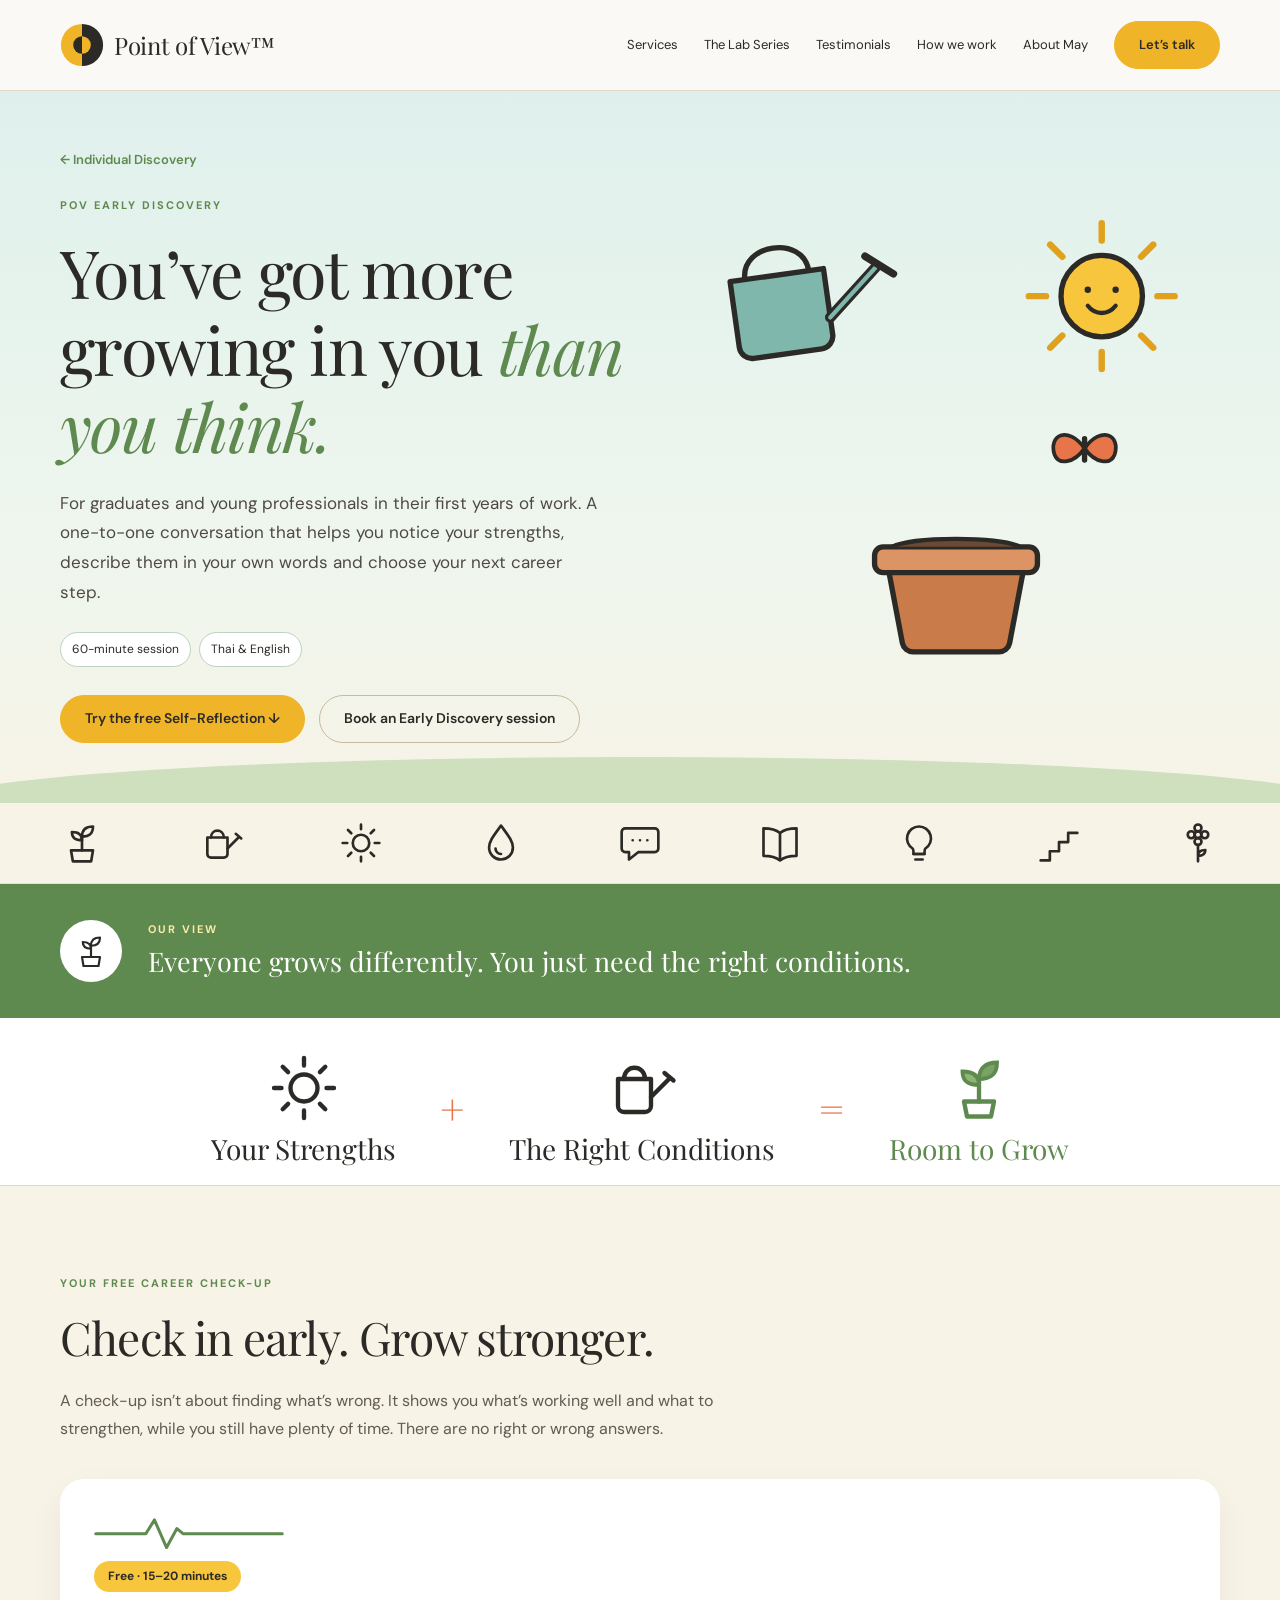
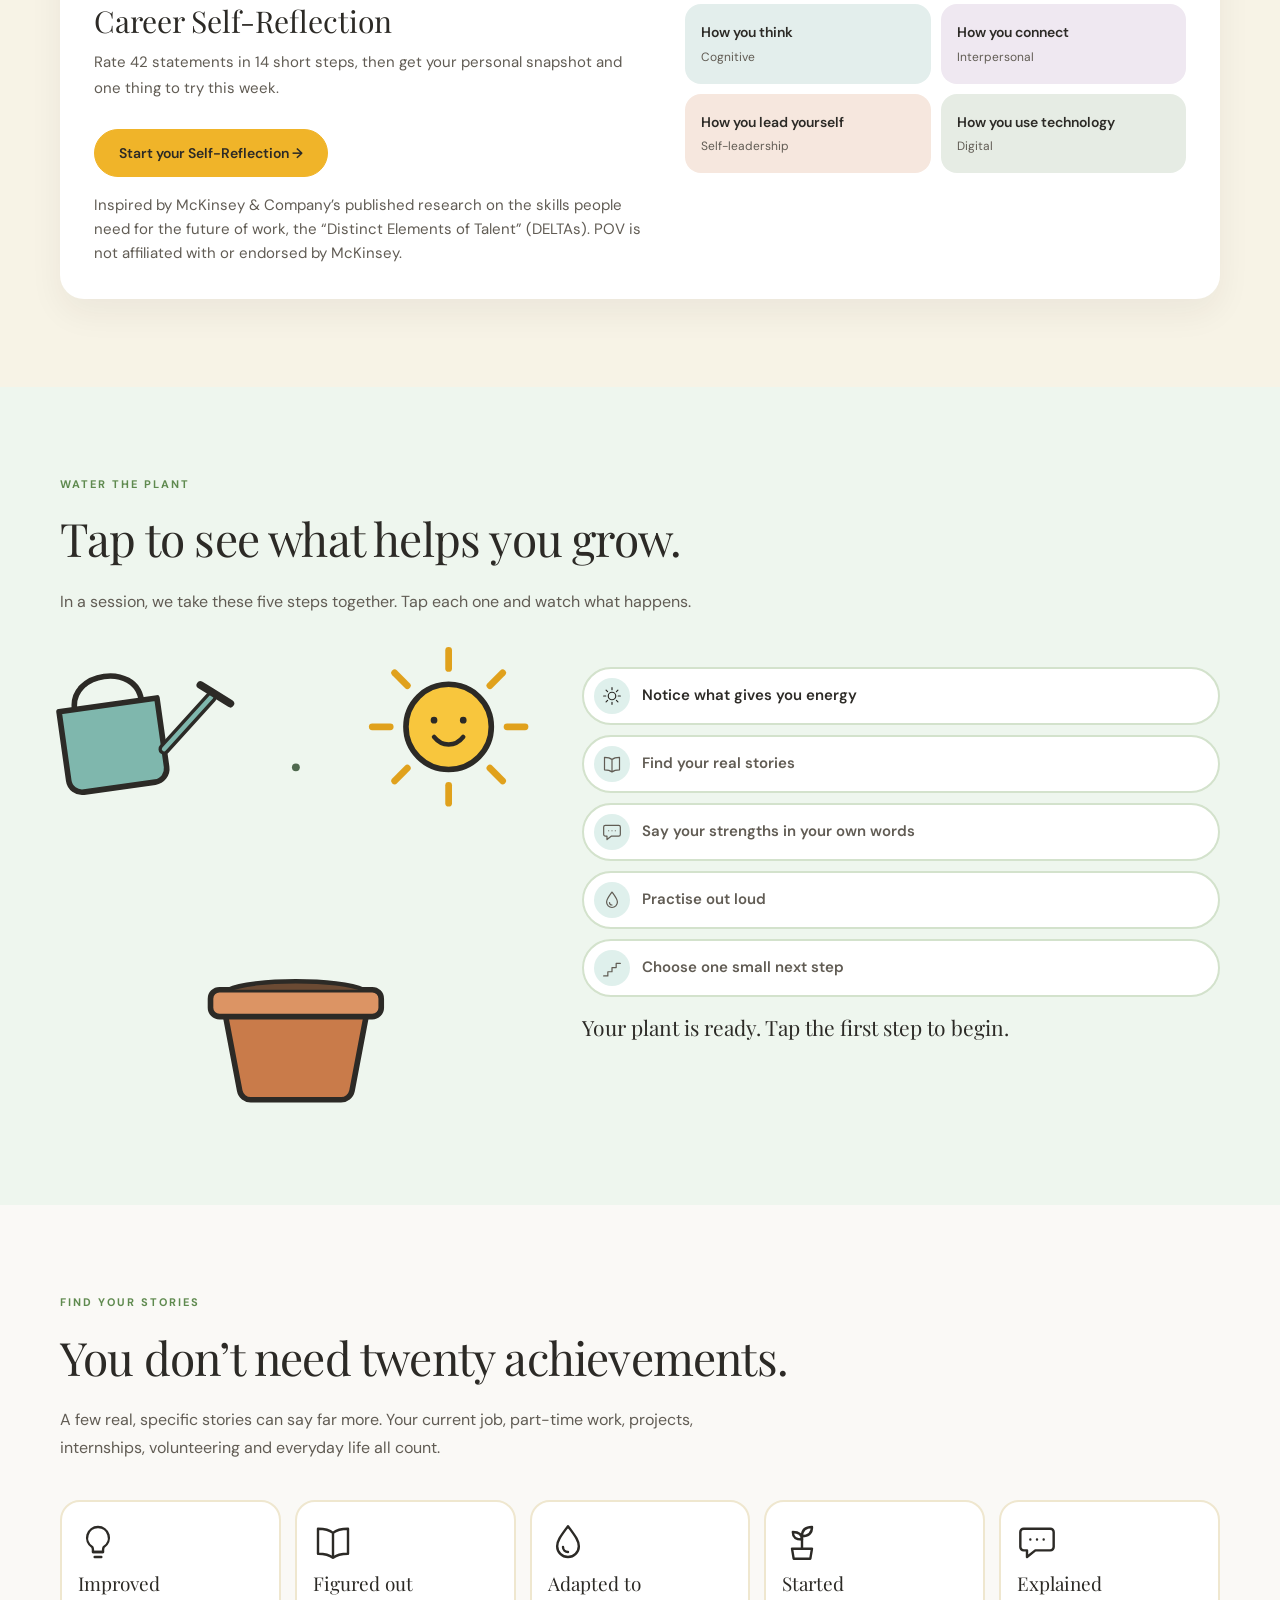
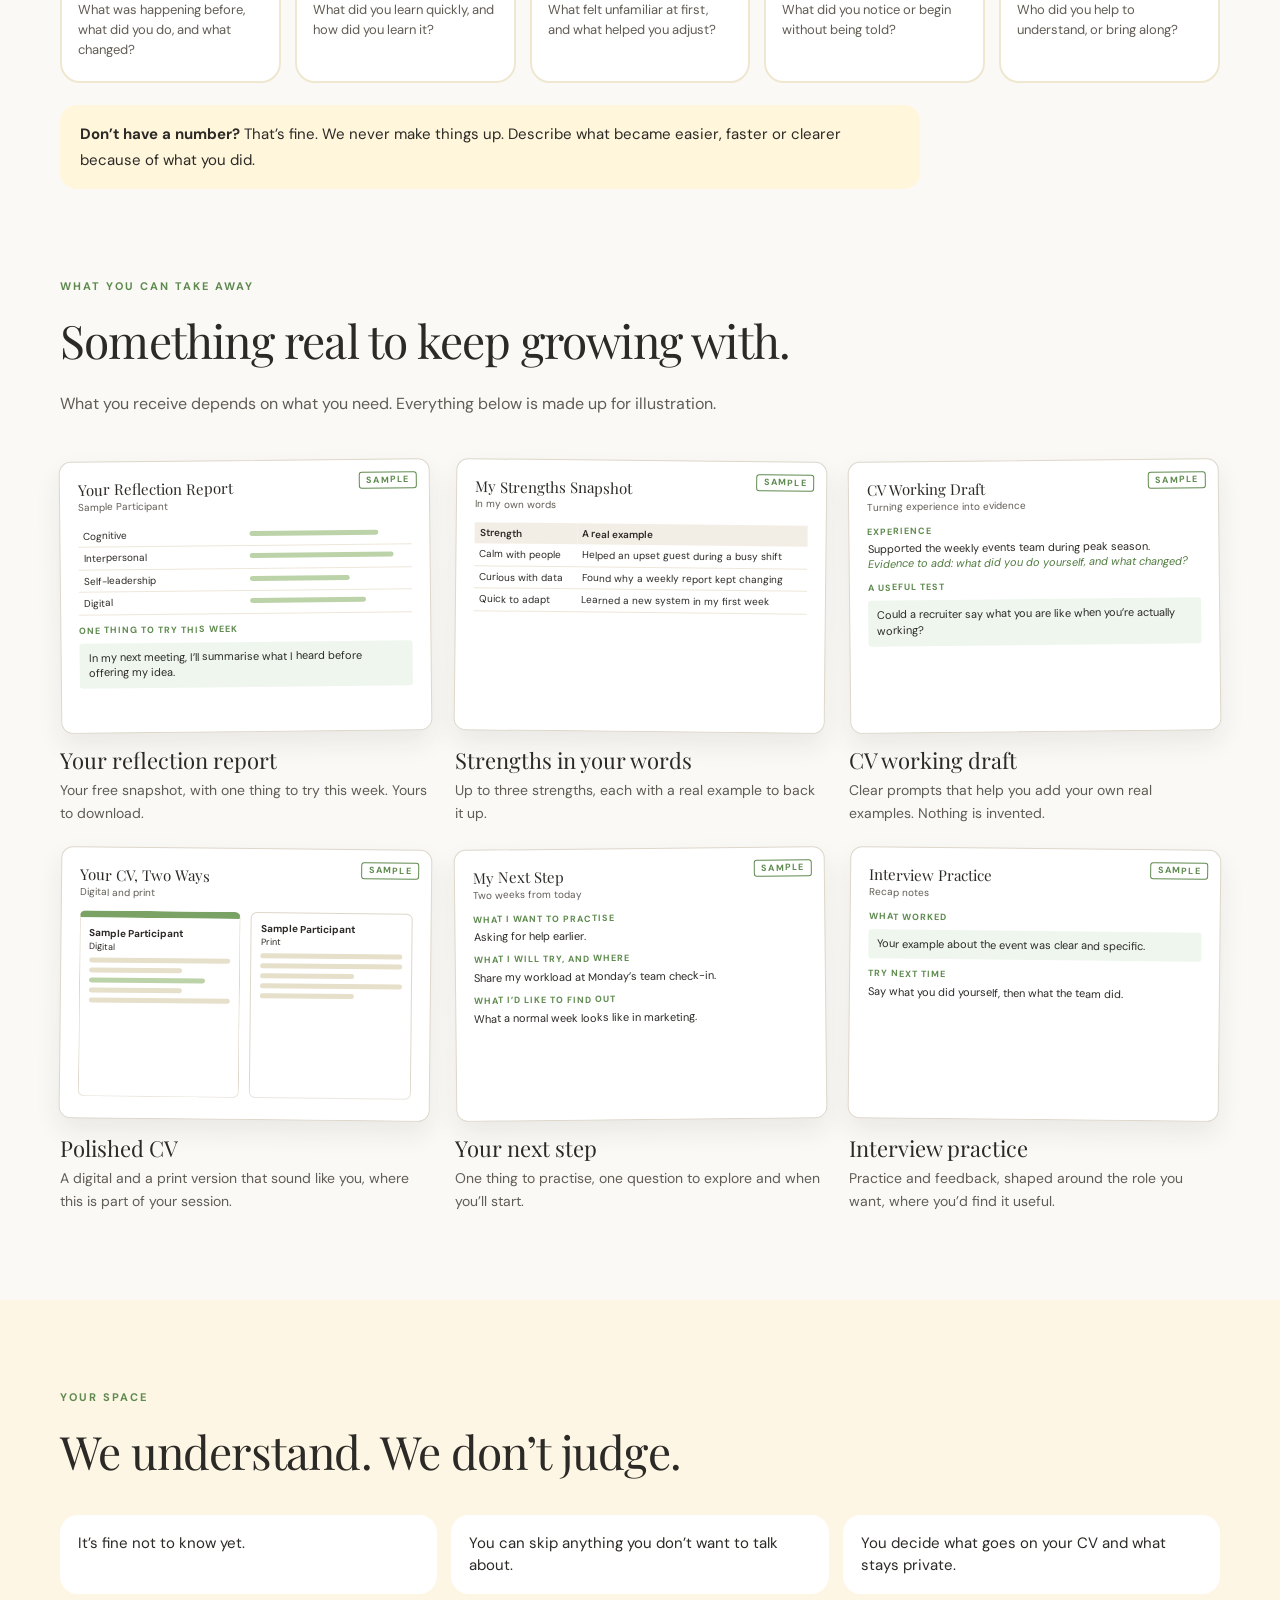
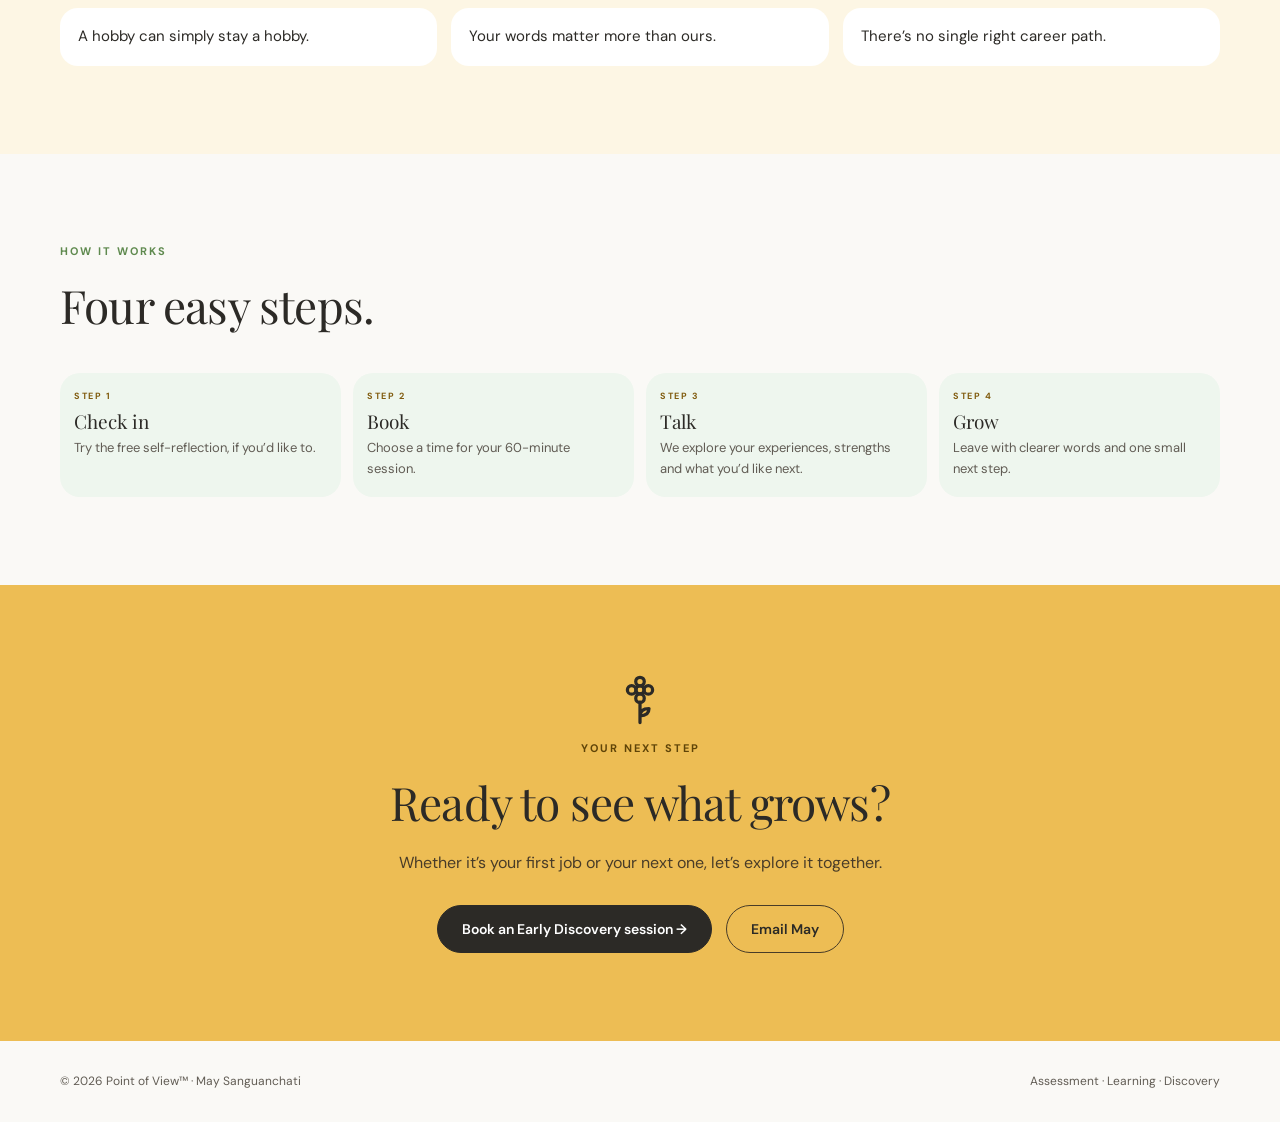
<file: early-discovery/index.html>
<!doctype html>
<html lang="en"><head><meta charset="utf-8"><meta name="viewport" content="width=device-width,initial-scale=1">
<title>Early Discovery | Point of View™</title>
<meta name="description" content="POV Early Discovery for graduates and young professionals. Try the free career self-reflection, find your strengths in your own words and take your next step.">
<link rel="canonical" href="https://pointofview-pov.com/early-discovery/">
<link href="https://fonts.googleapis.com/css2?family=Playfair+Display:ital,wght@0,400;0,700;1,400&family=DM+Sans:wght@400;500;600;700&display=swap" rel="stylesheet">
<style>
:root{--ink:#2c2a26;--muted:#615c54;--paper:#faf9f6;--cream:#f3eee5;--line:#ded7ca;--gold:#f0b429;--ochre:#805b0e;--teal:#356767;--sage:#50694f;--tint:#fbf2dc}
*{box-sizing:border-box}html{scroll-behavior:smooth;scroll-padding-top:105px}
body{margin:0;background:var(--paper);color:var(--ink);font:16px/1.75 'DM Sans',Arial,sans-serif}
h1,h2,h3,h4,p,ul,ol{margin:0;padding:0}h1,h2,h3{font-family:'Playfair Display',Georgia,serif;line-height:1.16;font-weight:400}
h1{font-size:clamp(42px,5.2vw,68px);letter-spacing:-1.6px}h1 em{color:var(--ochre)}h2{font-size:clamp(32px,3.6vw,46px);letter-spacing:-.8px}h3{font-size:24px}
p{color:var(--muted)}a{color:inherit;text-underline-offset:5px}ul,ol{list-style:none}img{max-width:100%;display:block}
a:focus-visible,button:focus-visible{outline:3px solid var(--teal);outline-offset:4px}
.wrap{width:min(1160px,calc(100% - 80px));margin:auto}.section{padding:88px 0}
.eyebrow{font-size:11px;letter-spacing:2px;text-transform:uppercase;font-weight:700;color:var(--ochre);margin-bottom:18px}
.intro{max-width:680px;margin-top:22px}
.button{display:inline-flex;justify-content:center;align-items:center;min-height:48px;padding:12px 24px;background:var(--gold);border:1px solid var(--gold);border-radius:4px;font-size:14px;font-weight:600;text-decoration:none;line-height:1.5;color:var(--ink)}
.button:hover{background:#e4a923}.button.secondary{background:transparent;border-color:#c8bb9d}.button.secondary:hover{background:#fff}
.actions{display:flex;flex-wrap:wrap;gap:14px;margin-top:28px}
.skip{position:absolute;top:-100px;left:20px;background:#fff;padding:12px;z-index:200}.skip:focus{top:12px}
header{position:sticky;top:0;z-index:20;background:#faf9f6f5;border-bottom:1px solid var(--line)}
nav{min-height:90px;display:flex;align-items:center;justify-content:space-between;gap:24px}
.brand img{width:116px;height:74px;object-fit:contain}.nav-links{display:flex;align-items:center;gap:26px}
.nav-links a{font-size:13px;text-decoration:none}.nav-links a:hover{text-decoration:underline}.nav-links a.button:hover{text-decoration:none}
.menu-toggle{display:none;border:1px solid var(--line);background:transparent;padding:10px 16px;font:inherit}
.hero{background:var(--cream);overflow:hidden;border-bottom:1px solid var(--line)}.hero-grid{display:grid;grid-template-columns:1.12fr 1fr;align-items:center;gap:40px;padding-top:54px;padding-bottom:60px}
.back{display:inline-block;font-size:13px;font-weight:600;text-decoration:none;color:var(--ochre);margin-bottom:24px}.back:hover{text-decoration:underline}
.lead{max-width:540px;font-size:17px;margin-top:24px;color:#4e4a43}
.tags{display:flex;gap:8px;flex-wrap:wrap;margin-top:24px}.tags span{font-size:12px;padding:6px 11px;border:1px solid #d6cbb4;border-radius:30px;background:#fff;white-space:nowrap}
.hero-art{margin:0;justify-self:center;width:min(100%,430px)}.hero-art svg{display:block;width:100%;height:auto}
.take{text-align:center;padding:0 20px 26px;font-size:15px;color:var(--ink);font-style:italic;font-family:'Playfair Display',Georgia,serif}
.scene{display:block;width:100%;height:auto;max-width:230px}
.hypo{background:var(--ochre)}.hypo .wrap{display:grid;grid-template-columns:auto 1fr;gap:26px;align-items:center;padding-top:36px;padding-bottom:36px}.hypo-icon{width:62px;height:62px;border-radius:50%;background:#fff;color:var(--ink);display:flex;align-items:center;justify-content:center}.hypo-icon svg{width:36px;height:36px}.hypo .label{font-size:11px;font-weight:700;letter-spacing:2px;text-transform:uppercase;color:#fbe3a4}.hypo p{font-family:'Playfair Display',Georgia,serif;font-size:clamp(21px,2.4vw,27px);line-height:1.4;color:#fff;margin-top:4px}
.formula{background:#fff;border-bottom:1px solid var(--line)}.formula .wrap{display:flex;align-items:center;justify-content:center;gap:clamp(16px,3.4vw,44px);padding-top:34px;padding-bottom:20px}.f-item{display:flex;flex-direction:column;align-items:center;gap:8px;text-align:center;font-family:'Playfair Display',Georgia,serif;font-size:clamp(21px,2.4vw,28px);line-height:1.2;color:var(--ink)}.f-item svg{width:72px;height:72px;overflow:visible}.f-item:last-child{color:var(--ochre)}.f-sign{font-family:'Playfair Display',Georgia,serif;font-size:clamp(30px,3.4vw,42px);line-height:1;color:var(--ochre)}
@media(max-width:560px){.formula .wrap{flex-direction:column;gap:10px;padding-top:28px;padding-bottom:28px}}
.purpose-grid{display:grid;grid-template-columns:repeat(2,minmax(0,1fr));gap:22px;margin-top:40px}
.purpose{background:var(--tint);border-top:5px solid var(--ochre);border-radius:6px;padding:28px 28px 24px}.purpose.dev{background:#e3eeec;border-top-color:var(--teal)}
.purpose .q{font-size:13px;font-weight:600;background:#fff;border-radius:999px;padding:6px 13px;display:inline-block;margin-bottom:16px}
.purpose h3{margin-bottom:10px}.purpose p{font-size:15px}.purpose .out{font-size:13px;color:var(--ink);margin-top:14px}
.note{margin-top:24px;font-size:13px;border-left:3px solid var(--gold);padding:12px 18px;background:#fff9eb;max-width:860px}
.roles{background:var(--cream)}
.tabs{display:flex;flex-wrap:wrap;gap:10px;margin-top:32px}
.tab{font:inherit;font-size:14px;font-weight:600;min-height:46px;cursor:pointer;background:#fff;border:1.5px solid var(--line);border-radius:999px;padding:9px 20px;color:var(--ink);transition:border-color .2s,background .2s}
.tab:hover{border-color:var(--ochre)}.tab[aria-selected="true"]{background:var(--ochre);border-color:var(--ochre);color:#fff}
.role-panel{margin-top:20px;background:#fff;border:1px solid var(--line);border-radius:6px;padding:28px;display:grid;grid-template-columns:repeat(3,minmax(0,1fr));gap:28px}
.role-panel[hidden]{display:none}.mini{display:block;font-size:10px;font-weight:700;letter-spacing:1.5px;text-transform:uppercase;color:var(--ochre);margin-bottom:6px}
.role-panel p{font-size:15px;line-height:1.6}.role-panel ul{display:flex;flex-wrap:wrap;gap:6px}.role-panel li{font-size:13px;background:var(--tint);border-radius:4px;padding:4px 10px;color:var(--ink)}
.small{font-size:13px;margin-top:14px}
.day-grid{display:grid;grid-template-columns:repeat(4,minmax(0,1fr));gap:20px;margin-top:40px}
.day{background:#fff;border:1px solid var(--line);border-radius:6px;overflow:hidden;display:flex;flex-direction:column}
.day-img{height:170px;display:flex;align-items:center;justify-content:center;padding:12px;border-bottom:1px solid var(--line);background:var(--tint)}
.day-txt{padding:18px 18px 20px}.day-txt h3{font-size:21px;margin-bottom:8px}.day-txt p{font-size:14px;line-height:1.6}
.line-note{margin-top:20px;font-size:14px}
.fair{background:#f6efdf}.fair-grid{display:grid;grid-template-columns:.8fr 1.2fr;gap:60px;align-items:start}.fair .eyebrow{color:var(--ochre)}
.fair ul{display:grid;grid-template-columns:repeat(2,minmax(0,1fr));gap:12px}
.fair li{display:flex;gap:11px;padding:15px;background:#fff;border:1px solid #e5dcc6;border-radius:6px;font-size:14px;line-height:1.5}
.fair li::before{content:"✓";color:var(--ochre);font-weight:700}
.show-grid{display:grid;grid-template-columns:repeat(3,minmax(0,1fr));gap:24px;margin-top:42px}
.item{display:flex;flex-direction:column}.item h3{font-size:22px;margin:16px 0 6px}.item p{font-size:14px;line-height:1.6}
.sheet{position:relative;height:272px;background:#fff;border:1px solid var(--line);border-radius:4px;padding:18px 18px 0;box-shadow:0 12px 26px #2c2a2614;overflow:hidden;font-size:11px;line-height:1.45;color:var(--ink);transform:rotate(-.6deg);transition:transform .25s}
.item:nth-child(even) .sheet{transform:rotate(.6deg)}.item:hover .sheet{transform:rotate(0) translateY(-4px)}
.sheet::after{content:"";position:absolute;left:0;right:0;bottom:0;height:36px;background:linear-gradient(transparent,#fff)}
.stamp{position:absolute;top:12px;right:12px;font-size:9px;font-weight:700;letter-spacing:1.2px;text-transform:uppercase;color:var(--teal);border:1px solid var(--teal);border-radius:3px;padding:1px 6px;background:#fff}
.sh-t{font-family:'Playfair Display',Georgia,serif;font-size:15px;line-height:1.2;margin-bottom:2px;padding-right:58px}.sh-s{font-size:10px;color:var(--muted);margin-bottom:10px}
.sh-l{font-size:9px;font-weight:700;letter-spacing:1px;text-transform:uppercase;color:var(--ochre);margin:9px 0 3px}
table.st{width:100%;border-collapse:collapse;font-size:10px;line-height:1.35}table.st th{background:var(--cream);text-align:left;padding:4px 5px;font-weight:600}table.st td{border-bottom:1px solid #eee7da;padding:4px 5px;vertical-align:top}
.dots{white-space:nowrap;letter-spacing:2px;color:var(--ochre)}
.slot{text-align:center;border-radius:2px;font-size:9px;padding:3px 1px!important}.a{background:#fbf2dc}.b{background:#e3eeec}.c{background:#e8eee4}.d{background:#efe8f1}
.sh-box{background:var(--tint);border-radius:3px;padding:7px 9px;margin-top:6px}
.bubble{background:#e3eeec;border-radius:9px 9px 9px 2px;padding:6px 9px;margin:5px 0;max-width:90%}.bubble.r{background:var(--tint);margin-left:auto;border-radius:9px 9px 2px 9px}
.work{margin-top:28px;display:grid;grid-template-columns:auto 1fr;gap:26px;align-items:center;background:var(--tint);border-radius:6px;padding:20px 26px}.work .scene{width:170px}.work h3{font-size:22px}.work p{font-size:14px;margin-top:6px}
.evi{background:var(--cream)}
.flow{display:grid;grid-template-columns:repeat(5,minmax(0,1fr));gap:12px;margin-top:40px;counter-reset:f}
.flow li{position:relative;background:#fff;border-top:3px solid var(--ochre);border-radius:4px;padding:16px 14px 18px}.flow .mini{font-size:9px}.flow h3{font-size:19px;margin-bottom:6px}.flow p{font-size:13px;line-height:1.55}
.opts{display:grid;grid-template-columns:repeat(3,minmax(0,1fr));gap:22px;margin-top:40px}.opt{border-top:3px solid var(--ochre);background:#fff;border-radius:4px;padding:24px;border-left:1px solid var(--line);border-right:1px solid var(--line);border-bottom:1px solid var(--line)}.opt:nth-child(2){border-top-color:var(--teal)}.opt:nth-child(3){border-top-color:var(--sage)}.opt h3{font-size:23px;margin-bottom:8px}.opt p{font-size:14px}
.sec-icon{display:block;width:54px;height:54px;color:var(--ink);margin-bottom:12px}.contact .sec-icon{margin:0 auto 12px}.p-icon{display:block;width:54px;height:54px;color:var(--ink);margin-bottom:12px}.f-icon{display:block;width:34px;height:34px;color:var(--ink);margin-bottom:8px}
.strip{background:#fff;border-bottom:1px solid var(--line)}.strip .wrap{display:flex;justify-content:space-between;gap:16px;padding-top:18px;padding-bottom:18px;color:var(--ink)}.strip svg{width:44px;height:44px}
.contact{background:#edbd54;text-align:center}.contact .eyebrow{color:#5f4408}.contact p{max-width:620px;margin:20px auto;color:#493c28}.contact .actions{justify-content:center}
.contact .button{background:var(--ink);border-color:var(--ink);color:#fff}.contact .button.secondary{background:transparent;color:var(--ink);border-color:#493c28}
footer{padding:30px 0;font-size:12px;color:var(--muted)}footer .wrap{display:flex;justify-content:space-between;gap:20px}
@media(max-width:1040px){.day-grid{grid-template-columns:1fr 1fr}.flow{grid-template-columns:1fr 1fr}.fair-grid{grid-template-columns:1fr;gap:30px}.nav-links{gap:15px}.show-grid{grid-template-columns:1fr 1fr}}
@media(max-width:760px){.wrap{width:calc(100% - 40px)}nav{min-height:78px}.brand img{height:64px;width:100px}.menu-toggle{display:block}
.nav-links{display:none;position:absolute;top:100%;left:0;right:0;background:var(--paper);border-bottom:1px solid var(--line);padding:20px;flex-direction:column;align-items:stretch;gap:0}.nav-links.open{display:flex}.nav-links a{padding:12px}
.section{padding:58px 0}.hero-grid{grid-template-columns:1fr;padding-top:32px;padding-bottom:40px;gap:28px}.hero-art{width:min(100%,300px)}.lead{font-size:16px}
.purpose-grid,.opts,.show-grid{grid-template-columns:1fr}.role-panel{grid-template-columns:1fr;gap:18px;padding:22px}.fair ul{grid-template-columns:1fr}.work{grid-template-columns:1fr;padding:20px}.work .scene{width:150px}.strip svg{width:34px;height:34px}.strip svg:nth-child(n+7){display:none}.tab{flex:1 1 42%;padding:9px 10px;font-size:13px}.sheet{transform:none!important}footer .wrap{flex-direction:column;gap:8px}html{scroll-padding-top:95px}}
@media(max-width:480px){.day-grid,.flow{grid-template-columns:1fr}.day-img{height:190px}}
@media(prefers-reduced-motion:reduce){html{scroll-behavior:auto}.sheet{transition:none}}

:root{--sage-d:#3f553e}
h1 em{color:var(--sage)}.eyebrow{color:var(--sage)}.back{color:var(--sage)}
.hero{background:#eef1e8;border-bottom-color:#d3dccf}
.hypo{background:var(--sage)}.f-item:last-child{color:var(--sage)}.f-sign{color:var(--sage)}
.tab:hover{border-color:var(--sage)}.tab[aria-selected="true"]{background:var(--sage);border-color:var(--sage)}
.day-img{background:#eef1e8}.fair{background:#eef1e8}.fair .eyebrow{color:var(--sage)}.fair li::before{color:var(--sage)}.fair li{border-color:#d7e0d3}
.flow li{border-top-color:var(--sage)}.evi{background:#eef1e8}
.q-grid{display:grid;grid-template-columns:repeat(4,minmax(0,1fr));gap:20px;margin-top:40px}.q-card{background:#fff;border:1px solid var(--line);border-top:4px solid var(--sage);border-radius:6px;padding:22px 20px}.q-card svg{display:block;width:44px;height:44px;color:var(--ink);margin-bottom:12px}.q-card h3{font-size:21px;margin-bottom:8px}.q-card p{font-size:14px;line-height:1.6}
.steps4{display:grid;grid-template-columns:1fr 1fr;gap:60px;margin-top:40px}.src li,.how li{display:flex;gap:14px;padding:14px 0;border-bottom:1px solid var(--line)}.src svg{flex:0 0 34px;width:34px;height:34px}.how .n{flex:0 0 34px;height:34px;border-radius:50%;background:#e8eee4;display:flex;align-items:center;justify-content:center;font-family:'Playfair Display',Georgia,serif;font-size:17px;color:var(--sage-d)}.src strong,.how strong{display:block;font-family:'Playfair Display',Georgia,serif;font-weight:400;font-size:20px;line-height:1.3}.src p,.how p{font-size:14px;line-height:1.55;margin-top:2px}.lbl{font-size:10px;font-weight:700;letter-spacing:1.5px;text-transform:uppercase;color:var(--ochre);margin-bottom:6px}
.quotes{background:#fff}.q-row{display:grid;grid-template-columns:repeat(3,minmax(0,1fr));gap:22px;margin-top:36px}.q-row figure{margin:0;background:var(--paper);border:1px solid var(--line);border-top:4px solid var(--gold);border-radius:6px;padding:24px 22px}.q-row blockquote{margin:0;font-family:'Playfair Display',Georgia,serif;font-size:18px;line-height:1.5;color:var(--ink)}.q-row figcaption{margin-top:14px;font-size:12px;color:var(--muted)}.q-row figcaption strong{display:block;color:var(--sage);font-size:11px;letter-spacing:1px;text-transform:uppercase}
.tl{display:grid;grid-template-columns:repeat(4,minmax(0,1fr));gap:12px;margin-top:40px}.tl li{background:#fff;border-radius:4px;border-top:3px solid var(--sage);padding:16px}.tl h3{font-size:19px;margin-bottom:6px}.tl p{font-size:13px;line-height:1.55}
.st-s{color:#3f553e;font-weight:600}.st-m{color:#805b0e;font-weight:600}.st-v{color:#8f4b2a;font-weight:600}
.cmp{display:grid;grid-template-columns:1fr 1fr;gap:7px}.cmp div{background:var(--tint);border-radius:3px;padding:6px 8px}.cmp div:last-child{background:#e8eee4}
@media(max-width:1040px){.q-grid,.tl{grid-template-columns:1fr 1fr}.steps4{gap:30px}}
@media(max-width:760px){.steps4,.q-row{grid-template-columns:1fr}.q-row{gap:14px}}
@media(max-width:480px){.q-grid,.tl{grid-template-columns:1fr}}

:root{--leaf:#5f8a4f;--leaf2:#7aa264;--sky:#dff0ec;--coral:#e8754a;--sunny:#f8c63d}
h1 em{color:var(--leaf)}.eyebrow{color:var(--leaf)}.back{color:var(--leaf)}
.hero{background:linear-gradient(#dff0ec 0%,#eef6ee 62%,#f7f3e6 100%);border-bottom:none;position:relative}
.hero::after{content:"";position:absolute;left:-5%;right:-5%;bottom:-46px;height:92px;border-radius:50%;background:#cfe0bf;z-index:0}
.hero-grid{position:relative;z-index:1}.hero-art{width:min(100%,450px)}
.button{border-radius:999px}.tags span{border-color:#bcd2c2}
.plant{display:block;width:100%;height:auto;overflow:visible}
.stem{stroke-dasharray:100;stroke-dashoffset:100}.lf,.fl{transform-origin:0 0;transform:scale(0)}
.loop .stem{animation:stem 13s ease-in-out infinite}@keyframes stem{0%,6%{stroke-dashoffset:100}66%{stroke-dashoffset:0}89%{stroke-dashoffset:0}96%,100%{stroke-dashoffset:100}}
@keyframes pop1{0%,8%{transform:scale(0)}13%{transform:scale(1.14)}16%{transform:scale(1)}89%{transform:scale(1)}96%,100%{transform:scale(0)}}.loop .l1{animation:pop1 13s ease-in-out infinite}@keyframes pop2{0%,22%{transform:scale(0)}27%{transform:scale(1.14)}30%{transform:scale(1)}89%{transform:scale(1)}96%,100%{transform:scale(0)}}.loop .l2{animation:pop2 13s ease-in-out infinite}@keyframes pop3{0%,36%{transform:scale(0)}41%{transform:scale(1.14)}44%{transform:scale(1)}89%{transform:scale(1)}96%,100%{transform:scale(0)}}.loop .l3{animation:pop3 13s ease-in-out infinite}@keyframes pop4{0%,50%{transform:scale(0)}55%{transform:scale(1.14)}58%{transform:scale(1)}89%{transform:scale(1)}96%,100%{transform:scale(0)}}.loop .l4{animation:pop4 13s ease-in-out infinite}@keyframes pop5{0%,64%{transform:scale(0)}69%{transform:scale(1.14)}72%{transform:scale(1)}89%{transform:scale(1)}96%,100%{transform:scale(0)}}.loop .l5{animation:pop5 13s ease-in-out infinite}
.can{transform-origin:70px 104px;transform:rotate(-8deg)}.loop .can{animation:pour 13s ease-in-out infinite}@keyframes pour{0%,4%{transform:rotate(-8deg)}10%,66%{transform:rotate(17deg)}73%,100%{transform:rotate(-8deg)}}
.drops{opacity:0}.loop .drops{animation:dropsOn 13s linear infinite}@keyframes dropsOn{0%,9%{opacity:0}12%,65%{opacity:1}68%,100%{opacity:0}}
.dp{animation:fall 1s ease-in infinite}.dp.d2{animation-delay:.33s}.dp.d3{animation-delay:.66s}@keyframes fall{0%{transform:translateY(0);opacity:.2}15%{opacity:1}100%{transform:translateY(190px);opacity:.9}}
.rays{animation:spin 18s linear infinite}.spin{animation:spin 24s linear infinite}@keyframes spin{to{transform:rotate(360deg)}}
.fly{animation:flutter 9s ease-in-out infinite alternate}@keyframes flutter{0%{transform:translate(0,0)}35%{transform:translate(-34px,-46px)}70%{transform:translate(22px,-18px)}100%{transform:translate(-12px,26px)}}
.wing{transform-origin:0 0;animation:flap .32s ease-in-out infinite alternate}@keyframes flap{to{transform:scaleX(.5)}}
.strip{background:#f7f3e6;border-bottom-color:#e6dfc9}.strip svg{transition:transform .25s}.strip svg:hover{transform:translateY(-4px) rotate(-6deg)}
.hypo{background:var(--leaf)}.hypo .label{color:#fde9a8}.f-item:last-child{color:var(--leaf)}.f-sign{color:var(--coral)}
.mla,.mlb{transform-origin:12px 11px;animation:miniPop 4s ease-in-out infinite}.mlb{transform-origin:12px 9px;animation-delay:.4s}@keyframes miniPop{0%,12%{transform:scale(0)}34%,84%{transform:scale(1)}100%{transform:scale(0)}}
.delta{background:#f7f3e6}.d-card{margin-top:36px;display:grid;grid-template-columns:1.1fr 1fr;gap:40px;align-items:center;background:#fff;border-radius:24px;padding:34px;box-shadow:0 14px 34px #2c2a260f}
.free{display:inline-block;background:var(--sunny);border-radius:999px;font-size:12px;font-weight:700;padding:5px 14px;margin-bottom:12px}
.d-card h3{font-size:30px;margin-bottom:10px}.d-card p{font-size:15px}.d-cats{display:grid;grid-template-columns:1fr 1fr;gap:10px}.d-cats span{display:block;border-radius:16px;padding:16px;font-weight:600;font-size:14px;color:var(--ink);transition:transform .2s}.d-cats span small{display:block;font-weight:400;font-size:12px;color:var(--muted);margin-top:2px}.d-cats span:hover{transform:scale(1.04) rotate(-1deg)}
.pulse{display:block;width:190px;height:auto;margin-bottom:10px}.pulse path{stroke-dasharray:100;animation:pulse 3.2s ease-in-out infinite}@keyframes pulse{0%{stroke-dashoffset:100}55%,100%{stroke-dashoffset:0}}
.credit{font-size:12px;line-height:1.6;margin-top:16px}
.grow{background:#eef6ee}.g-grid{display:grid;grid-template-columns:.85fr 1.15fr;gap:50px;align-items:center;margin-top:30px}.g-steps{display:grid;gap:10px}
.g-btn{display:flex;align-items:center;gap:12px;width:100%;font:inherit;font-size:15px;font-weight:600;text-align:left;min-height:54px;padding:9px 18px 9px 10px;cursor:pointer;background:#fff;color:var(--ink);border:2px solid #d3e2cc;border-radius:999px;transition:transform .2s,border-color .2s,background .2s}.g-btn:hover:not(:disabled){transform:translateX(5px);border-color:var(--leaf)}.g-btn:disabled{cursor:default;color:var(--muted)}.g-btn.done{background:#dcebd2;border-color:#b9d3a9;color:var(--ink)}
.g-n{flex:0 0 36px;height:36px;border-radius:50%;background:#dff0ec;display:flex;align-items:center;justify-content:center}.g-n svg{width:20px;height:20px}.g-btn.done .g-n{background:var(--sunny)}
.g-say{min-height:84px;margin-top:16px;font-family:'Playfair Display',Georgia,serif;font-size:21px;line-height:1.4;color:var(--ink)}.g-reset{font:inherit;font-size:13px;font-weight:700;color:var(--leaf);background:none;border:0;padding:0;cursor:pointer;text-decoration:underline;text-underline-offset:4px}
.game .stem{transition:stroke-dashoffset 1s ease}.game .lf,.game .fl{transition:transform .7s cubic-bezier(.34,1.7,.5,1)}
.game[data-stage="1"] .stem{stroke-dashoffset:78}.game[data-stage="2"] .stem{stroke-dashoffset:60}.game[data-stage="3"] .stem{stroke-dashoffset:40}.game[data-stage="4"] .stem{stroke-dashoffset:20}.game[data-stage="5"] .stem{stroke-dashoffset:0}
.game:not([data-stage="0"]) .l1,.game[data-stage="2"] .l2,.game[data-stage="3"] .l2,.game[data-stage="4"] .l2,.game[data-stage="5"] .l2,.game[data-stage="3"] .l3,.game[data-stage="4"] .l3,.game[data-stage="5"] .l3,.game[data-stage="4"] .l4,.game[data-stage="5"] .l4,.game[data-stage="5"] .l5{transform:scale(1)}
.game .can{transition:transform .4s ease}.game.pour .can{transform:rotate(17deg)}.game.pour .drops{opacity:1}
.stories{display:grid;grid-template-columns:repeat(5,minmax(0,1fr));gap:14px;margin-top:38px}.story{background:#fff;border-radius:20px;padding:20px 16px;border:2px solid #efe7cf;transition:transform .2s}.story:hover{transform:translateY(-5px) rotate(-1deg)}.story svg{display:block;width:40px;height:40px;margin-bottom:10px}.story h3{font-size:19px;margin-bottom:6px}.story p{font-size:13px;line-height:1.55}
.tip{margin-top:22px;font-size:15px;background:#fff6dc;border-radius:16px;padding:16px 20px;color:var(--ink);max-width:860px}
.sheet{border-radius:12px}.stamp{color:var(--leaf);border-color:var(--leaf)}.sh-box{background:#eef6ee}.sh-l{color:var(--leaf)}.prompt{color:#4f7a3e;font-style:italic}
.cvmini{display:grid;grid-template-columns:1fr 1fr;gap:10px}.cvpage{border:1px solid var(--line);border-radius:6px;padding:9px;height:186px;font-size:9px;line-height:1.4}.cvpage.dg{border-top:7px solid var(--leaf2)}.cvpage b{display:block;font-size:10px}.bar{height:5px;background:#e6dfc9;border-radius:3px;margin:5px 0}.bar.s{width:66%}.bar.c{background:#bcd2a8;width:82%}
.rules-f{background:#fdf6e4}.rlist{display:grid;grid-template-columns:repeat(3,minmax(0,1fr));gap:14px;margin-top:36px}.rlist li{background:#fff;border-radius:18px;padding:18px;font-size:15px;line-height:1.45;color:var(--ink)}
.flow li{border-top:none;border-radius:20px;background:#eef6ee}
.contact .button{border-radius:999px}
@media(max-width:1040px){.stories{grid-template-columns:repeat(3,minmax(0,1fr))}}
@media(max-width:860px){.g-grid,.d-card{grid-template-columns:1fr;gap:26px}.d-card{padding:24px}.game{max-width:300px;margin:auto}.rlist{grid-template-columns:1fr 1fr}}
@media(max-width:560px){.stories,.rlist{grid-template-columns:1fr}.hero::after{bottom:-30px;height:60px}}
@media(prefers-reduced-motion:reduce){.pulse path,.loop .stem,.loop .lf,.loop .fl,.loop .can,.loop .drops,.dp,.rays,.spin,.fly,.wing,.mla,.mlb,.story,.d-cats span{animation:none;transition:none}.pulse path{stroke-dashoffset:0}.loop .stem{stroke-dashoffset:0}.loop .lf,.loop .fl{transform:scale(1)}.mla,.mlb{transform:scale(1)}.game .stem,.game .lf,.game .fl,.game .can{transition:none}}
.brand{display:inline-flex;align-items:center;gap:10px;text-decoration:none;color:#2c2a26}.brand-mark{display:block;width:44px;height:44px;flex:0 0 44px}.brand-name{font-family:'Playfair Display',Georgia,serif;font-size:24px;line-height:1;letter-spacing:-.3px;white-space:nowrap}
@media(max-width:760px){.brand-mark{width:38px;height:38px;flex-basis:38px}.brand-name{font-size:21px}}
</style></head><body>
<svg width="0" height="0" style="position:absolute" aria-hidden="true"><defs>
<g id="e-sprout" fill="none" stroke="currentColor" stroke-width="1.45" stroke-linecap="round" stroke-linejoin="round"><path d="M7 22h10l1-6H6z"/><path d="M12 16V9"/><path d="M12 10.5C12 7.5 10 6 6.5 6c0 3.5 2 4.5 5.5 4.5zM12 8.5C12 5 14 3 18 3c0 4-2 5.5-6 5.5z"/></g>
<g id="e-can" fill="none" stroke="currentColor" stroke-width="1.45" stroke-linecap="round" stroke-linejoin="round"><path d="M4 9h11v9a2 2 0 0 1-2 2H6a2 2 0 0 1-2-2z"/><path d="M15 15l6-6M19.5 7l3 2.5"/><path d="M6 9c0-5 7-5 7 0"/></g>
<g id="e-sun" fill="none" stroke="currentColor" stroke-width="1.45" stroke-linecap="round" stroke-linejoin="round"><circle cx="12" cy="12" r="4.5"/><path d="M12 2v2.5M12 19.5V22M2 12h2.5M19.5 12H22M4.9 4.9l1.8 1.8M17.3 17.3l1.8 1.8M19.1 4.9l-1.8 1.8M6.7 17.3l-1.8 1.8"/></g>
<g id="e-drop" fill="none" stroke="currentColor" stroke-width="1.45" stroke-linecap="round" stroke-linejoin="round"><path d="M12 2.5c-4 5.5-6.5 8.5-6.5 12a6.5 6.5 0 0 0 13 0c0-3.5-2.5-6.5-6.5-12z"/><path d="M9 15a3 3 0 0 0 3 3"/></g>
<g id="e-speech" fill="none" stroke="currentColor" stroke-width="1.45" stroke-linecap="round" stroke-linejoin="round"><path d="M4 4h16a2 2 0 0 1 2 2v9a2 2 0 0 1-2 2h-9l-5 4v-4H4a2 2 0 0 1-2-2V6a2 2 0 0 1 2-2z"/><path d="M8 10.5h.01M12 10.5h.01M16 10.5h.01"/></g>
<g id="e-book" fill="none" stroke="currentColor" stroke-width="1.45" stroke-linecap="round" stroke-linejoin="round"><path d="M12 6.5C10 4.8 7 4 3 4v15c4 0 7 .8 9 2.5 2-1.7 5-2.5 9-2.5V4c-4 0-7 .8-9 2.5zM12 6.5v15"/></g>
<g id="e-bulb" fill="none" stroke="currentColor" stroke-width="1.45" stroke-linecap="round" stroke-linejoin="round"><path d="M9 18h6M10 21h4"/><path d="M12 3a6.5 6.5 0 0 0-3.5 12c.5.4.5 1 .5 3h6c0-2 0-2.6.5-3A6.5 6.5 0 0 0 12 3z"/></g>
<g id="e-steps" fill="none" stroke="currentColor" stroke-width="1.45" stroke-linecap="round" stroke-linejoin="round"><path d="M2 21.5h5v-5h5v-5h5v-5h5"/></g>
<g id="e-flower" fill="none" stroke="currentColor" stroke-width="1.45" stroke-linecap="round" stroke-linejoin="round"><circle cx="12" cy="7.5" r="1.8"/><circle cx="12" cy="3.8" r="1.9"/><circle cx="15.7" cy="7.5" r="1.9"/><circle cx="12" cy="11.2" r="1.9"/><circle cx="8.3" cy="7.5" r="1.9"/><path d="M12 13v9M12 19c0-2.2 1.5-3.2 4-3.2 0 2.2-1.5 3.2-4 3.2z"/></g>
<g id="e-compassy" fill="none" stroke="currentColor" stroke-width="1.45" stroke-linecap="round" stroke-linejoin="round"><path d="M4 12a8 8 0 0 1 13.7-5.6L20 8.5V4M20 12a8 8 0 0 1-13.7 5.6L4 15.5V20"/></g>
<g id="i-profile" fill="none" stroke="currentColor" stroke-width="1.45" stroke-linecap="round" stroke-linejoin="round"><path d="M6 3h12a1 1 0 0 1 1 1v16a1 1 0 0 1-1 1H6a1 1 0 0 1-1-1V4a1 1 0 0 1 1-1z"/><path d="M9 8h6M9 12h6M9 16h3"/></g>
</defs></svg>
<a class="skip" href="#main">Skip to content</a>
<header><nav class="wrap" aria-label="Main navigation"><a class="brand" href="/" aria-label="Point of View home"><svg class="brand-mark" viewBox="0 0 100 100" aria-hidden="true"><path d="M50 2a48 48 0 0 0 0 96z" fill="#f0b429"/><path d="M50 2a48 48 0 0 1 0 96z" fill="#2c2a26"/><path d="M50 30a20 20 0 0 0 0 40z" fill="#2c2a26"/><path d="M50 30a20 20 0 0 1 0 40z" fill="#f0b429"/></svg><span class="brand-name">Point of View™</span></a><button class="menu-toggle" aria-expanded="false" aria-controls="navigation">Menu</button><div class="nav-links" id="navigation"><a href="/#services">Services</a><a href="/#learning-labs">The Lab Series</a><a href="/#testimonials">Testimonials</a><a href="/#how-it-works">How we work</a><a href="/#about">About May</a><a class="button" href="#contact">Let’s talk</a></div></nav></header>
<main id="main">
<section class="hero"><div class="wrap hero-grid"><div>
<a class="back" href="/#for-individuals">← Individual Discovery</a>
<div class="eyebrow">POV Early Discovery</div>
<h1>You’ve got more growing in you <em>than you think.</em></h1>
<p class="lead">For graduates and young professionals in their first years of work. A one-to-one conversation that helps you notice your strengths, describe them in your own words and choose your next career step.</p>
<div class="tags"><span>60-minute session</span><span>Thai &amp; English</span></div>
<div class="actions"><a class="button" href="#self-reflection">Try the free Self-Reflection ↓</a><a class="button secondary" href="https://bookings.cloud.microsoft/bookwithme/user/dbb37d5699684a3fbde76a75f43e4b06@pointofview-pov.com?anonymous&amp;ismsaljsauthenabled&amp;ep=pcard" target="_blank" rel="noopener">Book an Early Discovery session</a></div>
</div><figure class="hero-art"><svg class="plant loop" viewBox="0 0 420 420" role="img" aria-label="A smiling sun and a watering can helping a small plant grow into a flower"><g transform="translate(346 72)"><g class="rays" stroke="#e0a11c" stroke-width="6" stroke-linecap="round"><path d="M0-52V-68" transform="rotate(0)"/><path d="M0-52V-68" transform="rotate(45)"/><path d="M0-52V-68" transform="rotate(90)"/><path d="M0-52V-68" transform="rotate(135)"/><path d="M0-52V-68" transform="rotate(180)"/><path d="M0-52V-68" transform="rotate(225)"/><path d="M0-52V-68" transform="rotate(270)"/><path d="M0-52V-68" transform="rotate(315)"/></g><circle r="38" fill="#f8c63d" stroke="#2c2a26" stroke-width="5"/><path d="M-13-6v.01M13-6v.01" stroke="#2c2a26" stroke-width="6" stroke-linecap="round"/><path d="M-13 9c7 9 19 9 26 0" fill="none" stroke="#2c2a26" stroke-width="4" stroke-linecap="round"/></g><g class="fly"><g transform="translate(330 214)"><path d="M0 0c-16-22-34-12-28 6 4 10 18 8 28-6zM0 0c16-22 34-12 28 6-4 10-18 8-28-6z" fill="#e8754a" stroke="#2c2a26" stroke-width="3.5" class="wing"/><path d="M0-9v20" stroke="#2c2a26" stroke-width="5" stroke-linecap="round"/></g></g><path class="stem" pathLength="100" d="M210 308C204 260 216 210 208 160 206 140 210 124 210 108" fill="none" stroke="#50694f" stroke-width="7" stroke-linecap="round"/><g transform="translate(210 270) scale(1 1)"><path class="lf l1" d="M0 0C-24-34-66-38-96-16-70 14-30 22 0 0z" fill="#7aa264" stroke="#2c2a26" stroke-width="4" stroke-linejoin="round"/></g><g transform="translate(210 232) scale(-1 1)"><path class="lf l2" d="M0 0C-24-34-66-38-96-16-70 14-30 22 0 0z" fill="#5f8a4f" stroke="#2c2a26" stroke-width="4" stroke-linejoin="round"/></g><g transform="translate(210 192) scale(1 1)"><path class="lf l3" d="M0 0C-24-34-66-38-96-16-70 14-30 22 0 0z" fill="#8fb574" stroke="#2c2a26" stroke-width="4" stroke-linejoin="round"/></g><g transform="translate(210 152) scale(-1 1)"><path class="lf l4" d="M0 0C-24-34-66-38-96-16-70 14-30 22 0 0z" fill="#6f9c5a" stroke="#2c2a26" stroke-width="4" stroke-linejoin="round"/></g><g transform="translate(210 108)"><g class="fl l5"><g class="spin"><ellipse cx="0" cy="-27" rx="13" ry="20" transform="rotate(0)" fill="#f8c63d" stroke="#2c2a26" stroke-width="3.5"/><ellipse cx="0" cy="-27" rx="13" ry="20" transform="rotate(45)" fill="#f8c63d" stroke="#2c2a26" stroke-width="3.5"/><ellipse cx="0" cy="-27" rx="13" ry="20" transform="rotate(90)" fill="#f8c63d" stroke="#2c2a26" stroke-width="3.5"/><ellipse cx="0" cy="-27" rx="13" ry="20" transform="rotate(135)" fill="#f8c63d" stroke="#2c2a26" stroke-width="3.5"/><ellipse cx="0" cy="-27" rx="13" ry="20" transform="rotate(180)" fill="#f8c63d" stroke="#2c2a26" stroke-width="3.5"/><ellipse cx="0" cy="-27" rx="13" ry="20" transform="rotate(225)" fill="#f8c63d" stroke="#2c2a26" stroke-width="3.5"/><ellipse cx="0" cy="-27" rx="13" ry="20" transform="rotate(270)" fill="#f8c63d" stroke="#2c2a26" stroke-width="3.5"/><ellipse cx="0" cy="-27" rx="13" ry="20" transform="rotate(315)" fill="#f8c63d" stroke="#2c2a26" stroke-width="3.5"/></g><circle r="15" fill="#e8754a" stroke="#2c2a26" stroke-width="3.5"/></g></g><path d="M146 322h128l-14 74a10 10 0 0 1-10 8h-80a10 10 0 0 1-10-8z" fill="#c97b4a" stroke="#2c2a26" stroke-width="5" stroke-linejoin="round"/><rect x="134" y="306" width="152" height="24" rx="8" fill="#dc9464" stroke="#2c2a26" stroke-width="5"/><path d="M150 306c20-10 100-10 120 0" fill="#6b4a33" stroke="#2c2a26" stroke-width="4"/><g transform="translate(-22 -14)"><g class="can"><path d="M26 66h88v62a12 12 0 0 1-12 12H38a12 12 0 0 1-12-12z" fill="#7fb7ad" stroke="#2c2a26" stroke-width="5" stroke-linejoin="round"/><path d="M114 112l48-40" stroke="#2c2a26" stroke-width="10" stroke-linecap="round"/><path d="M114 112l48-40" stroke="#7fb7ad" stroke-width="4" stroke-linecap="round"/><path d="M154 60l24 20" stroke="#2c2a26" stroke-width="7" stroke-linecap="round"/><path d="M40 66c0-34 60-34 60 0" fill="none" stroke="#2c2a26" stroke-width="5"/></g>
<g class="drops" fill="#7fb7ad" stroke="#2c2a26" stroke-width="2.5"><path class="dp d1" d="M178 92c-5 7-7 10-7 13a7 7 0 0 0 14 0c0-3-2-6-7-13z"/><path class="dp d2" d="M198 96c-5 7-7 10-7 13a7 7 0 0 0 14 0c0-3-2-6-7-13z"/><path class="dp d3" d="M160 104c-5 7-7 10-7 13a7 7 0 0 0 14 0c0-3-2-6-7-13z"/></g></g></svg></figure></div></section>
<div class="strip" aria-hidden="true"><div class="wrap"><svg viewBox="0 0 24 24" aria-hidden="true"><use href="#e-sprout"/></svg><svg viewBox="0 0 24 24" aria-hidden="true"><use href="#e-can"/></svg><svg viewBox="0 0 24 24" aria-hidden="true"><use href="#e-sun"/></svg><svg viewBox="0 0 24 24" aria-hidden="true"><use href="#e-drop"/></svg><svg viewBox="0 0 24 24" aria-hidden="true"><use href="#e-speech"/></svg><svg viewBox="0 0 24 24" aria-hidden="true"><use href="#e-book"/></svg><svg viewBox="0 0 24 24" aria-hidden="true"><use href="#e-bulb"/></svg><svg viewBox="0 0 24 24" aria-hidden="true"><use href="#e-steps"/></svg><svg viewBox="0 0 24 24" aria-hidden="true"><use href="#e-flower"/></svg></div></div>
<section class="hypo" aria-label="Our view"><div class="wrap"><span class="hypo-icon"><svg viewBox="0 0 24 24" aria-hidden="true"><use href="#e-sprout"/></svg></span><div><div class="label">Our view</div><p>Everyone grows differently. You just need the right conditions.</p></div></div></section>
<section class="formula" aria-label="Your Strengths plus The Right Conditions equals Room to Grow"><div class="wrap"><div class="f-item"><svg viewBox="0 0 24 24" aria-hidden="true"><use href="#e-sun"/></svg><span>Your Strengths</span></div><span class="f-sign" aria-hidden="true">+</span><div class="f-item"><svg viewBox="0 0 24 24" aria-hidden="true"><use href="#e-can"/></svg><span>The Right Conditions</span></div><span class="f-sign" aria-hidden="true">=</span><div class="f-item"><svg viewBox="0 0 24 24" aria-hidden="true"><g fill="none" stroke="currentColor" stroke-width="1.45" stroke-linecap="round" stroke-linejoin="round"><path d="M8 21.5h8l1-5H7z"/><path class="ms" pathLength="100" d="M12 16.5V9"/></g><path class="mla" d="M12 11C12 8 10 6.5 6.5 6.5 6.5 10 8.5 11 12 11z" fill="#8fb574" stroke="currentColor" stroke-width="1.3"/><path class="mlb" d="M12 9c0-3.5 2-5.5 6-5.5 0 4-2 5.5-6 5.5z" fill="#7aa264" stroke="currentColor" stroke-width="1.3"/></svg><span>Room to Grow</span></div></div></section>
<section class="section delta" id="self-reflection"><div class="wrap"><div class="eyebrow">Your free career check-up</div><h2>Check in early. Grow stronger.</h2><p class="intro">A check-up isn’t about finding what’s wrong. It shows you what’s working well and what to strengthen, while you still have plenty of time. There are no right or wrong answers.</p>
<div class="d-card"><div><svg class="pulse" viewBox="0 0 220 44" aria-hidden="true"><path pathLength="100" d="M2 24h58l10-16 14 32 12-22 7 6h115" fill="none" stroke="#5f8a4f" stroke-width="3.5" stroke-linecap="round" stroke-linejoin="round"/></svg><span class="free">Free · 15–20 minutes</span><h3>Career Self-Reflection</h3><p>Rate 42 statements in 14 short steps, then get your personal snapshot and one thing to try this week.</p><div class="actions"><a class="button" href="https://povtm.github.io/Online-Assessment/">Start your Self-Reflection →</a></div><p class="credit">Inspired by McKinsey &amp; Company’s published research on the skills people need for the future of work, the “Distinct Elements of Talent” (DELTAs). POV is not affiliated with or endorsed by McKinsey.</p></div>
<div class="d-cats"><span style="background:#e3eeec">How you think<small>Cognitive</small></span><span style="background:#efe8f1">How you connect<small>Interpersonal</small></span><span style="background:#f6e7de">How you lead yourself<small>Self-leadership</small></span><span style="background:#e6ece4">How you use technology<small>Digital</small></span></div></div></div></section>
<section class="section grow"><div class="wrap"><div class="eyebrow">Water the plant</div><h2>Tap to see what helps you grow.</h2><p class="intro">In a session, we take these five steps together. Tap each one and watch what happens.</p>
<div class="g-grid"><div><svg class="plant game" id="garden" data-stage="0" viewBox="0 0 420 420" role="img" aria-label="A plant that grows with each step"><g transform="translate(346 72)"><g class="rays" stroke="#e0a11c" stroke-width="6" stroke-linecap="round"><path d="M0-52V-68" transform="rotate(0)"/><path d="M0-52V-68" transform="rotate(45)"/><path d="M0-52V-68" transform="rotate(90)"/><path d="M0-52V-68" transform="rotate(135)"/><path d="M0-52V-68" transform="rotate(180)"/><path d="M0-52V-68" transform="rotate(225)"/><path d="M0-52V-68" transform="rotate(270)"/><path d="M0-52V-68" transform="rotate(315)"/></g><circle r="38" fill="#f8c63d" stroke="#2c2a26" stroke-width="5"/><path d="M-13-6v.01M13-6v.01" stroke="#2c2a26" stroke-width="6" stroke-linecap="round"/><path d="M-13 9c7 9 19 9 26 0" fill="none" stroke="#2c2a26" stroke-width="4" stroke-linecap="round"/></g><path class="stem" pathLength="100" d="M210 308C204 260 216 210 208 160 206 140 210 124 210 108" fill="none" stroke="#50694f" stroke-width="7" stroke-linecap="round"/><g transform="translate(210 270) scale(1 1)"><path class="lf l1" d="M0 0C-24-34-66-38-96-16-70 14-30 22 0 0z" fill="#7aa264" stroke="#2c2a26" stroke-width="4" stroke-linejoin="round"/></g><g transform="translate(210 232) scale(-1 1)"><path class="lf l2" d="M0 0C-24-34-66-38-96-16-70 14-30 22 0 0z" fill="#5f8a4f" stroke="#2c2a26" stroke-width="4" stroke-linejoin="round"/></g><g transform="translate(210 192) scale(1 1)"><path class="lf l3" d="M0 0C-24-34-66-38-96-16-70 14-30 22 0 0z" fill="#8fb574" stroke="#2c2a26" stroke-width="4" stroke-linejoin="round"/></g><g transform="translate(210 152) scale(-1 1)"><path class="lf l4" d="M0 0C-24-34-66-38-96-16-70 14-30 22 0 0z" fill="#6f9c5a" stroke="#2c2a26" stroke-width="4" stroke-linejoin="round"/></g><g transform="translate(210 108)"><g class="fl l5"><g class="spin"><ellipse cx="0" cy="-27" rx="13" ry="20" transform="rotate(0)" fill="#f8c63d" stroke="#2c2a26" stroke-width="3.5"/><ellipse cx="0" cy="-27" rx="13" ry="20" transform="rotate(45)" fill="#f8c63d" stroke="#2c2a26" stroke-width="3.5"/><ellipse cx="0" cy="-27" rx="13" ry="20" transform="rotate(90)" fill="#f8c63d" stroke="#2c2a26" stroke-width="3.5"/><ellipse cx="0" cy="-27" rx="13" ry="20" transform="rotate(135)" fill="#f8c63d" stroke="#2c2a26" stroke-width="3.5"/><ellipse cx="0" cy="-27" rx="13" ry="20" transform="rotate(180)" fill="#f8c63d" stroke="#2c2a26" stroke-width="3.5"/><ellipse cx="0" cy="-27" rx="13" ry="20" transform="rotate(225)" fill="#f8c63d" stroke="#2c2a26" stroke-width="3.5"/><ellipse cx="0" cy="-27" rx="13" ry="20" transform="rotate(270)" fill="#f8c63d" stroke="#2c2a26" stroke-width="3.5"/><ellipse cx="0" cy="-27" rx="13" ry="20" transform="rotate(315)" fill="#f8c63d" stroke="#2c2a26" stroke-width="3.5"/></g><circle r="15" fill="#e8754a" stroke="#2c2a26" stroke-width="3.5"/></g></g><path d="M146 322h128l-14 74a10 10 0 0 1-10 8h-80a10 10 0 0 1-10-8z" fill="#c97b4a" stroke="#2c2a26" stroke-width="5" stroke-linejoin="round"/><rect x="134" y="306" width="152" height="24" rx="8" fill="#dc9464" stroke="#2c2a26" stroke-width="5"/><path d="M150 306c20-10 100-10 120 0" fill="#6b4a33" stroke="#2c2a26" stroke-width="4"/><g transform="translate(-22 -14)"><g class="can"><path d="M26 66h88v62a12 12 0 0 1-12 12H38a12 12 0 0 1-12-12z" fill="#7fb7ad" stroke="#2c2a26" stroke-width="5" stroke-linejoin="round"/><path d="M114 112l48-40" stroke="#2c2a26" stroke-width="10" stroke-linecap="round"/><path d="M114 112l48-40" stroke="#7fb7ad" stroke-width="4" stroke-linecap="round"/><path d="M154 60l24 20" stroke="#2c2a26" stroke-width="7" stroke-linecap="round"/><path d="M40 66c0-34 60-34 60 0" fill="none" stroke="#2c2a26" stroke-width="5"/></g>
<g class="drops" fill="#7fb7ad" stroke="#2c2a26" stroke-width="2.5"><path class="dp d1" d="M178 92c-5 7-7 10-7 13a7 7 0 0 0 14 0c0-3-2-6-7-13z"/><path class="dp d2" d="M198 96c-5 7-7 10-7 13a7 7 0 0 0 14 0c0-3-2-6-7-13z"/><path class="dp d3" d="M160 104c-5 7-7 10-7 13a7 7 0 0 0 14 0c0-3-2-6-7-13z"/></g></g></svg></div><div><div class="g-steps"><button class="g-btn" type="button" data-i="0"><span class="g-n"><svg viewBox="0 0 24 24" aria-hidden="true"><use href="#e-sun"/></svg></span>Notice what gives you energy</button><button class="g-btn" type="button" data-i="1"><span class="g-n"><svg viewBox="0 0 24 24" aria-hidden="true"><use href="#e-book"/></svg></span>Find your real stories</button><button class="g-btn" type="button" data-i="2"><span class="g-n"><svg viewBox="0 0 24 24" aria-hidden="true"><use href="#e-speech"/></svg></span>Say your strengths in your own words</button><button class="g-btn" type="button" data-i="3"><span class="g-n"><svg viewBox="0 0 24 24" aria-hidden="true"><use href="#e-drop"/></svg></span>Practise out loud</button><button class="g-btn" type="button" data-i="4"><span class="g-n"><svg viewBox="0 0 24 24" aria-hidden="true"><use href="#e-steps"/></svg></span>Choose one small next step</button></div><p class="g-say" id="gsay" aria-live="polite">Your plant is ready. Tap the first step to begin.</p><button class="g-reset" id="greset" type="button" hidden>Grow it again</button></div></div></div></section>
<section class="section"><div class="wrap"><div class="eyebrow">Find your stories</div><h2>You don’t need twenty achievements.</h2><p class="intro">A few real, specific stories can say far more. Your current job, part-time work, projects, internships, volunteering and everyday life all count.</p>
<div class="stories"><article class="story"><svg viewBox="0 0 24 24" aria-hidden="true"><use href="#e-bulb"/></svg><h3>Improved</h3><p>What was happening before, what did you do, and what changed?</p></article><article class="story"><svg viewBox="0 0 24 24" aria-hidden="true"><use href="#e-book"/></svg><h3>Figured out</h3><p>What did you learn quickly, and how did you learn it?</p></article><article class="story"><svg viewBox="0 0 24 24" aria-hidden="true"><use href="#e-drop"/></svg><h3>Adapted to</h3><p>What felt unfamiliar at first, and what helped you adjust?</p></article><article class="story"><svg viewBox="0 0 24 24" aria-hidden="true"><use href="#e-sprout"/></svg><h3>Started</h3><p>What did you notice or begin without being told?</p></article><article class="story"><svg viewBox="0 0 24 24" aria-hidden="true"><use href="#e-speech"/></svg><h3>Explained</h3><p>Who did you help to understand, or bring along?</p></article></div><p class="tip"><strong>Don’t have a number?</strong> That’s fine. We never make things up. Describe what became easier, faster or clearer because of what you did.</p></div></section>
<section class="section" id="deliverables" style="padding-top:0"><div class="wrap"><div class="eyebrow">What you can take away</div><h2>Something real to keep growing with.</h2><p class="intro">What you receive depends on what you need. Everything below is made up for illustration.</p><div class="show-grid"><article class="item"><div class="sheet"><span class="stamp">Sample</span><div class="sh-t">Your Reflection Report</div><div class="sh-s">Sample Participant</div><table class="st"><tr><td>Cognitive</td><td style="width:50%"><div class="bar c" style="margin:3px 0"></div></td></tr><tr><td>Interpersonal</td><td><div class="bar c" style="width:92%;margin:3px 0"></div></td></tr><tr><td>Self-leadership</td><td><div class="bar c" style="width:64%;margin:3px 0"></div></td></tr><tr><td>Digital</td><td><div class="bar c" style="width:74%;margin:3px 0"></div></td></tr></table><div class="sh-l">One thing to try this week</div><div class="sh-box">In my next meeting, I’ll summarise what I heard before offering my idea.</div></div><h3>Your reflection report</h3><p>Your free snapshot, with one thing to try this week. Yours to download.</p></article><article class="item"><div class="sheet"><span class="stamp">Sample</span><div class="sh-t">My Strengths Snapshot</div><div class="sh-s">In my own words</div><table class="st"><tr><th>Strength</th><th>A real example</th></tr><tr><td>Calm with people</td><td>Helped an upset guest during a busy shift</td></tr><tr><td>Curious with data</td><td>Found why a weekly report kept changing</td></tr><tr><td>Quick to adapt</td><td>Learned a new system in my first week</td></tr></table></div><h3>Strengths in your words</h3><p>Up to three strengths, each with a real example to back it up.</p></article><article class="item"><div class="sheet"><span class="stamp">Sample</span><div class="sh-t">CV Working Draft</div><div class="sh-s">Turning experience into evidence</div><div class="sh-l">Experience</div><p style="font-size:11px;color:inherit;line-height:1.45">Supported the weekly events team during peak season.</p><p class="prompt" style="font-size:11px;line-height:1.45">Evidence to add: what did you do yourself, and what changed?</p><div class="sh-l">A useful test</div><div class="sh-box">Could a recruiter say what you are like when you’re actually working?</div></div><h3>CV working draft</h3><p>Clear prompts that help you add your own real examples. Nothing is invented.</p></article><article class="item"><div class="sheet"><span class="stamp">Sample</span><div class="sh-t">Your CV, Two Ways</div><div class="sh-s">Digital and print</div><div class="cvmini"><div class="cvpage dg"><b>Sample Participant</b>Digital<div class="bar"></div><div class="bar s"></div><div class="bar c"></div><div class="bar s"></div><div class="bar"></div></div><div class="cvpage"><b>Sample Participant</b>Print<div class="bar"></div><div class="bar"></div><div class="bar s"></div><div class="bar"></div><div class="bar s"></div></div></div></div><h3>Polished CV</h3><p>A digital and a print version that sound like you, where this is part of your session.</p></article><article class="item"><div class="sheet"><span class="stamp">Sample</span><div class="sh-t">My Next Step</div><div class="sh-s">Two weeks from today</div><div class="sh-l">What I want to practise</div><p style="font-size:11px;color:inherit;line-height:1.45">Asking for help earlier.</p><div class="sh-l">What I will try, and where</div><p style="font-size:11px;color:inherit;line-height:1.45">Share my workload at Monday’s team check-in.</p><div class="sh-l">What I’d like to find out</div><p style="font-size:11px;color:inherit;line-height:1.45">What a normal week looks like in marketing.</p></div><h3>Your next step</h3><p>One thing to practise, one question to explore and when you’ll start.</p></article><article class="item"><div class="sheet"><span class="stamp">Sample</span><div class="sh-t">Interview Practice</div><div class="sh-s">Recap notes</div><div class="sh-l">What worked</div><div class="sh-box">Your example about the event was clear and specific.</div><div class="sh-l">Try next time</div><p style="font-size:11px;color:inherit;line-height:1.45">Say what you did yourself, then what the team did.</p></div><h3>Interview practice</h3><p>Practice and feedback, shaped around the role you want, where you’d find it useful.</p></article></div></div></section>
<section class="section rules-f"><div class="wrap"><div class="eyebrow">Your space</div><h2>We understand. We don’t judge.</h2>
<ul class="rlist"><li>It’s fine not to know yet.</li><li>You can skip anything you don’t want to talk about.</li><li>You decide what goes on your CV and what stays private.</li><li>A hobby can simply stay a hobby.</li><li>Your words matter more than ours.</li><li>There’s no single right career path.</li></ul></div></section>
<section class="section"><div class="wrap"><div class="eyebrow">How it works</div><h2>Four easy steps.</h2>
<ol class="flow" style="grid-template-columns:repeat(4,minmax(0,1fr))">
<li><span class="mini">Step 1</span><h3>Check in</h3><p>Try the free self-reflection, if you’d like to.</p></li>
<li><span class="mini">Step 2</span><h3>Book</h3><p>Choose a time for your 60-minute session.</p></li>
<li><span class="mini">Step 3</span><h3>Talk</h3><p>We explore your experiences, strengths and what you’d like next.</p></li>
<li><span class="mini">Step 4</span><h3>Grow</h3><p>Leave with clearer words and one small next step.</p></li>
</ol></div></section>
<section class="section contact" id="contact"><div class="wrap"><svg class="sec-icon" viewBox="0 0 24 24" aria-hidden="true"><use href="#e-flower"/></svg><div class="eyebrow">Your next step</div><h2>Ready to see what grows?</h2><p>Whether it’s your first job or your next one, let’s explore it together.</p><div class="actions"><a class="button" href="https://bookings.cloud.microsoft/bookwithme/user/dbb37d5699684a3fbde76a75f43e4b06@pointofview-pov.com?anonymous&amp;ismsaljsauthenabled&amp;ep=pcard" target="_blank" rel="noopener">Book an Early Discovery session →</a><a class="button secondary" href="mailto:may@pointofview-pov.com?subject=Early%20Discovery">Email May</a></div></div></section>
</main><footer><div class="wrap"><span>© 2026 Point of View™ · May Sanguanchati</span><span>Assessment · Learning · Discovery</span></div></footer>
<script>
const toggle=document.querySelector('.menu-toggle'),navigation=document.getElementById('navigation');
function closeMenu(){navigation.classList.remove('open');toggle.setAttribute('aria-expanded','false');}
toggle.addEventListener('click',()=>{const open=toggle.getAttribute('aria-expanded')!=='true';navigation.classList.toggle('open',open);toggle.setAttribute('aria-expanded',String(open));});
navigation.querySelectorAll('a').forEach(a=>a.addEventListener('click',closeMenu));
document.addEventListener('keydown',e=>{if(e.key==='Escape'&&navigation.classList.contains('open')){closeMenu();toggle.focus();}});
(function(){const g=document.getElementById('garden'),say=document.getElementById('gsay'),reset=document.getElementById('greset'),btns=[...document.querySelectorAll('.g-btn')];
const L=["That spark tells you something. What you enjoy is a clue to where you'll grow.","Real roots. Your own experiences are stronger than any polished line.","Hear that? Your strengths sound more convincing in your own words.","Growing stronger. Saying it out loud makes it feel real.","Full bloom! One small step is how every career grows."];let s=0;
function paint(){btns.forEach((b,i)=>{b.classList.toggle('done',i<s);b.disabled=i!==s;});}
btns.forEach((b,i)=>b.addEventListener('click',()=>{if(i!==s)return;s++;g.classList.add('pour');setTimeout(()=>{g.dataset.stage=s;},350);setTimeout(()=>g.classList.remove('pour'),1200);say.textContent=L[i];paint();if(s===5)reset.hidden=false;}));
reset.addEventListener('click',()=>{s=0;g.dataset.stage=0;say.textContent='Your plant is ready. Tap the first step to begin.';reset.hidden=true;paint();btns[0].focus();});paint();})();
</script>
</body></html>
</file>
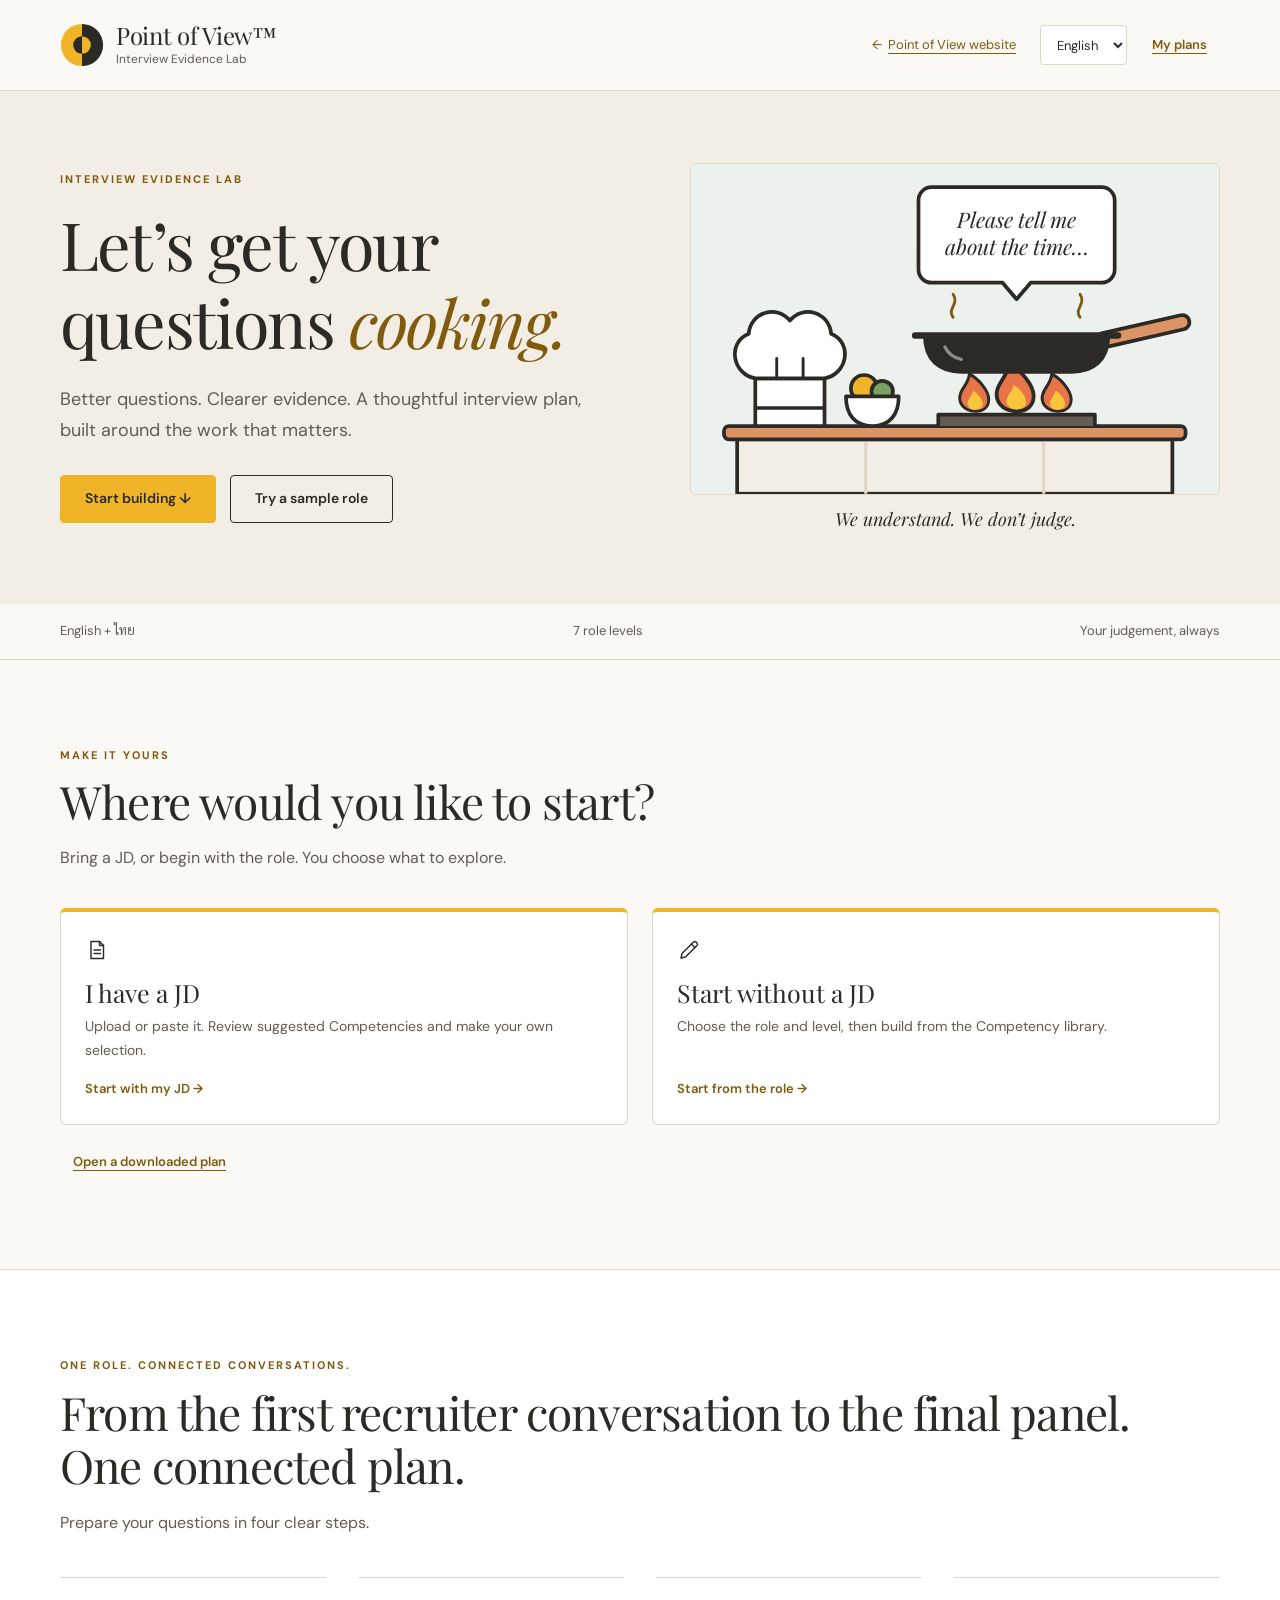
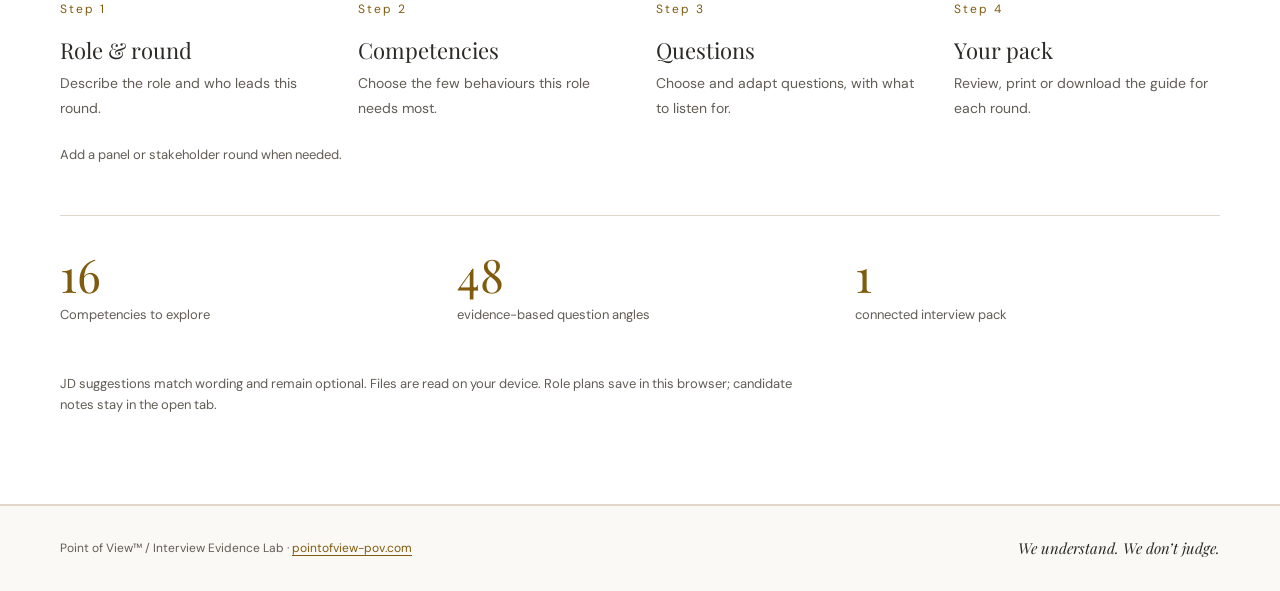
<file: interview-lab/index.html>
<!doctype html>
<html lang="en">
<head>
<meta charset="UTF-8">
<meta name="viewport" content="width=device-width, initial-scale=1">
<meta name="robots" content="noindex, nofollow">
<title>Point of View™ / Interview Evidence Lab</title>
<meta name="description" content="Build a focused interview, one clear step at a time. An interview planner in English or Thai by Point of View.">
<link rel="icon" href="data:image/svg+xml,%3Csvg xmlns='http://www.w3.org/2000/svg' viewBox='0 0 100 100'%3E%3Cpath d='M50 2a48 48 0 0 0 0 96z' fill='%23f0b429'/%3E%3Cpath d='M50 2a48 48 0 0 1 0 96z' fill='%232c2a26'/%3E%3Cpath d='M50 30a20 20 0 0 0 0 40z' fill='%232c2a26'/%3E%3Cpath d='M50 30a20 20 0 0 1 0 40z' fill='%23f0b429'/%3E%3C/svg%3E">
<link rel="stylesheet" href="wizard.css">
</head>
<body>
<a class="skipLink" href="#app">Skip to interview builder / ข้ามไปวางแผนสัมภาษณ์</a>
<header class="siteHeader">
  <div class="headerInner">
    <button class="brand" id="home" aria-label="Point of View home">
      <svg class="brandMark" viewBox="0 0 100 100" aria-hidden="true"><path d="M50 2a48 48 0 0 0 0 96z" fill="#f0b429"/><path d="M50 2a48 48 0 0 1 0 96z" fill="#2c2a26"/><path d="M50 30a20 20 0 0 0 0 40z" fill="#2c2a26"/><path d="M50 30a20 20 0 0 1 0 40z" fill="#f0b429"/></svg>
      <span><strong>Point of View™</strong><small>Interview Evidence Lab</small></span>
    </button>
    <div class="headerTools">
      <a class="siteLink" id="siteLink" href="https://pointofview-pov.com/"><span aria-hidden="true">←</span><span id="siteLinkText">Point of View website</span><span class="siteLinkShort">POV</span></a>
      <label for="uiLanguage" class="srOnly">Language / ภาษา</label>
      <select id="uiLanguage"><option value="en">English</option><option value="th">ไทย</option></select>
      <button id="savedPlans" class="textButton">My plans</button>
    </div>
  </div>
</header>
<div id="notice" role="status" aria-live="polite"></div>
<div id="downloadReady" hidden></div>
<main id="app"></main>
<footer><div class="footerInner"><span>Point of View™ / Interview Evidence Lab · <a href="https://pointofview-pov.com">pointofview-pov.com</a></span><span id="footerText">We understand. We don’t judge.</span></div></footer>
<dialog id="planDialog"><div id="dialogContent"></div></dialog>
<dialog id="confirmDialog"><div id="confirmContent"></div></dialog>
<input type="file" id="importFile" accept=".json,application/json" hidden>
<script src="data.js"></script>
<script src="content.js"></script>
<script src="jd-rules.js"></script>
<script src="vendor/jszip.min.js"></script>
<script src="extract.js"></script>
<script src="model.js"></script>
<script src="wizard.js"></script>
</body>
</html>
</file>
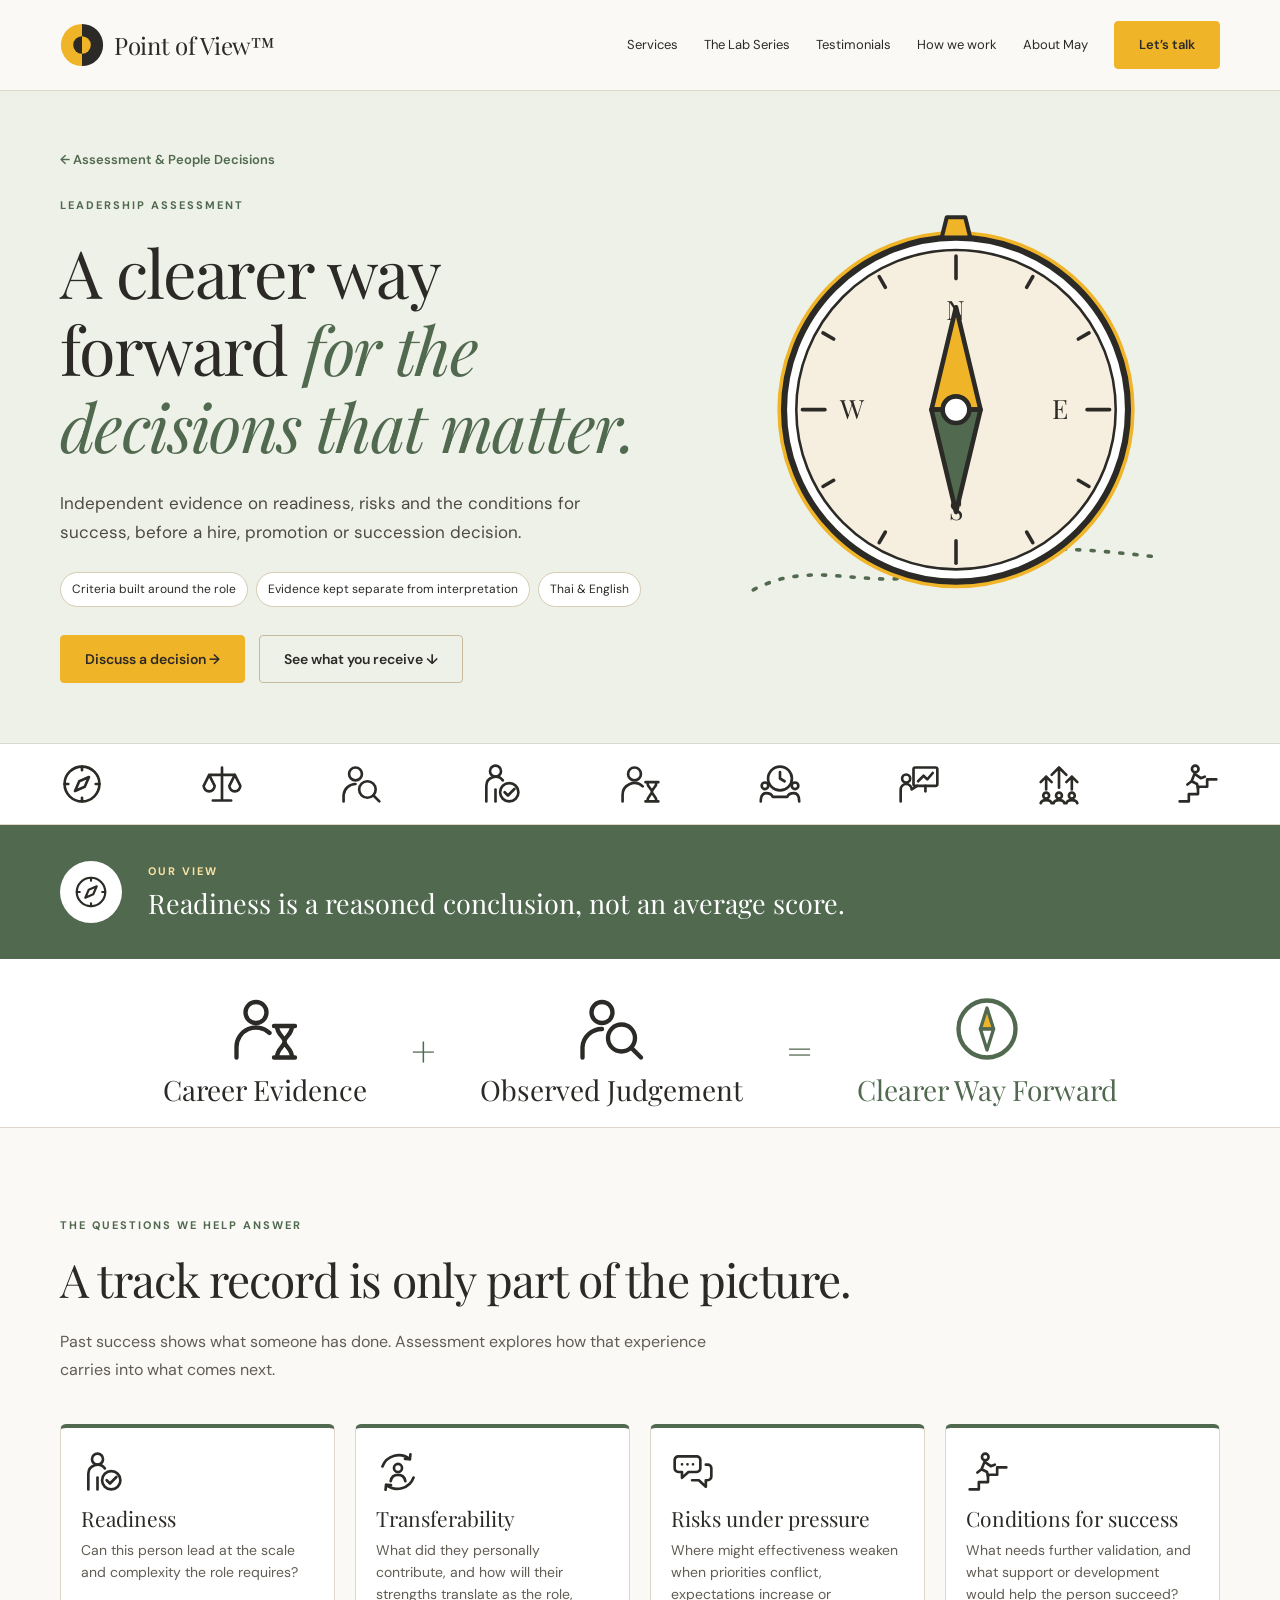
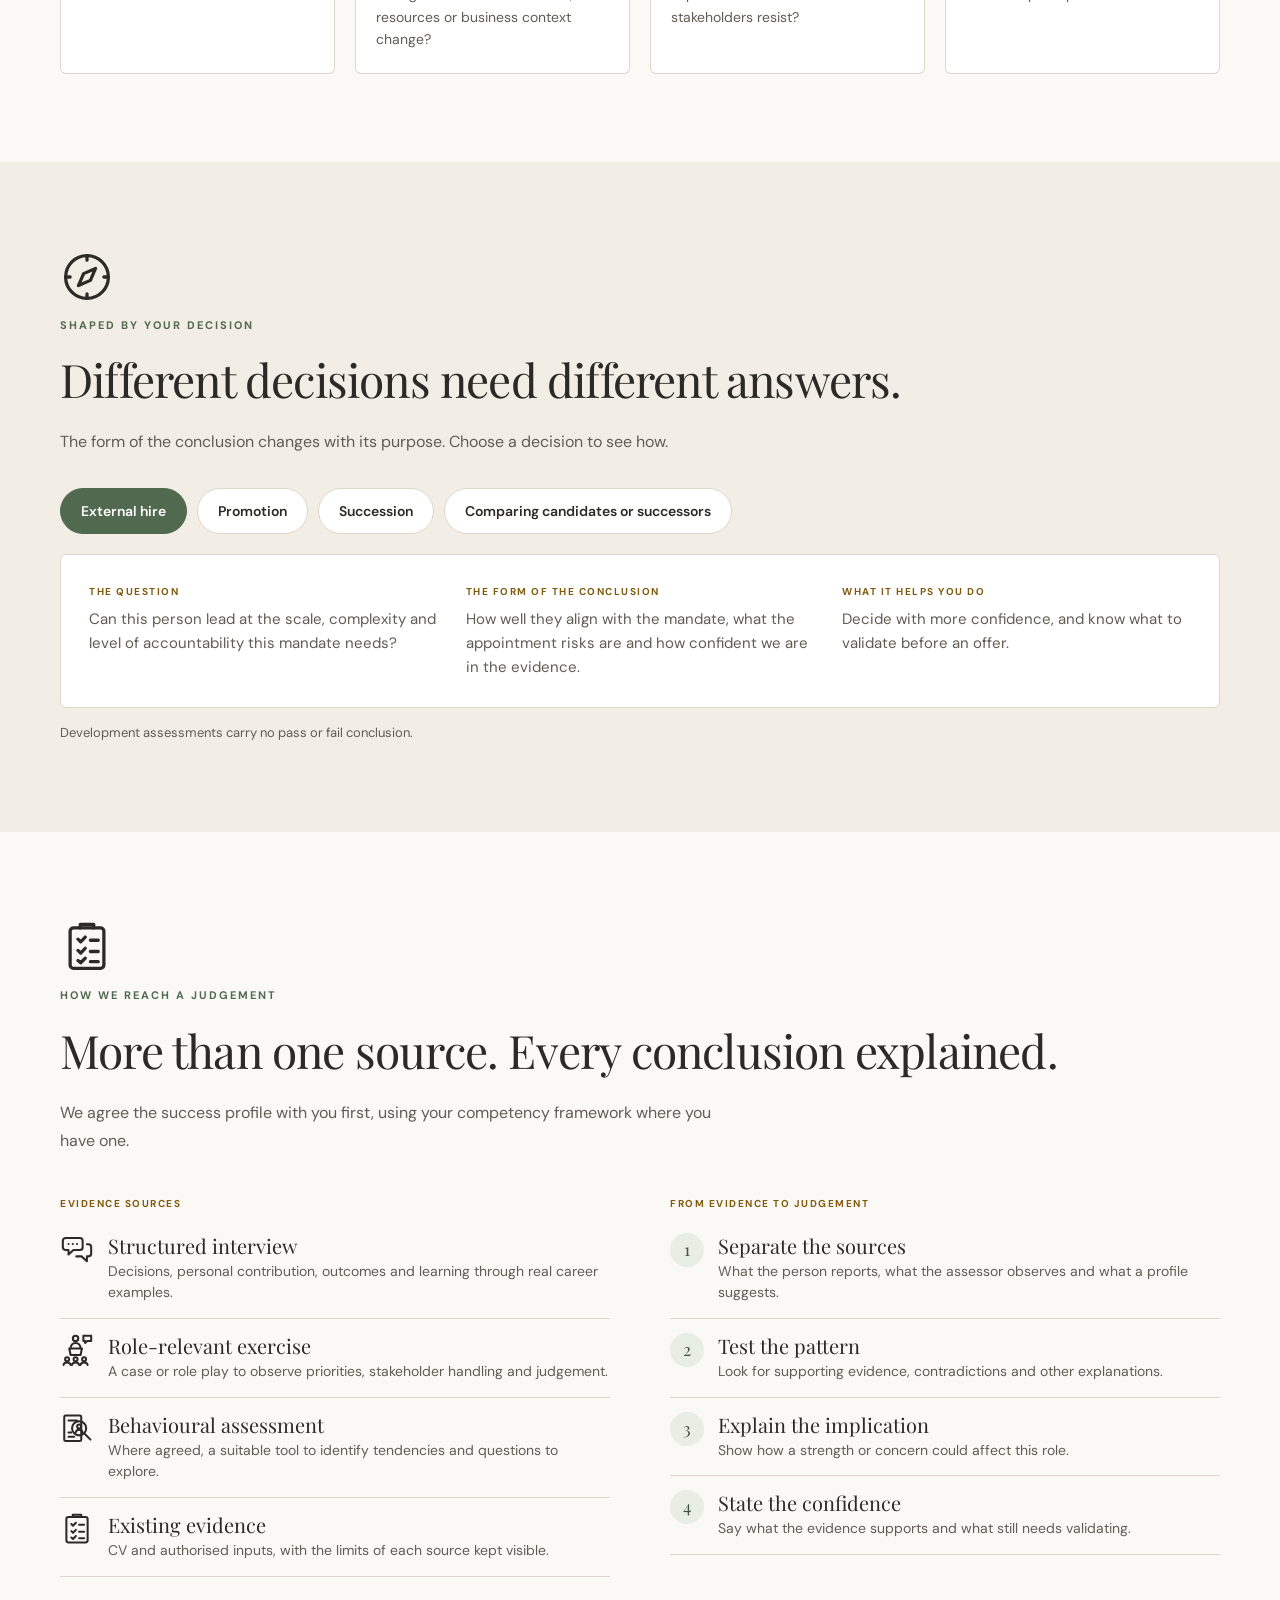
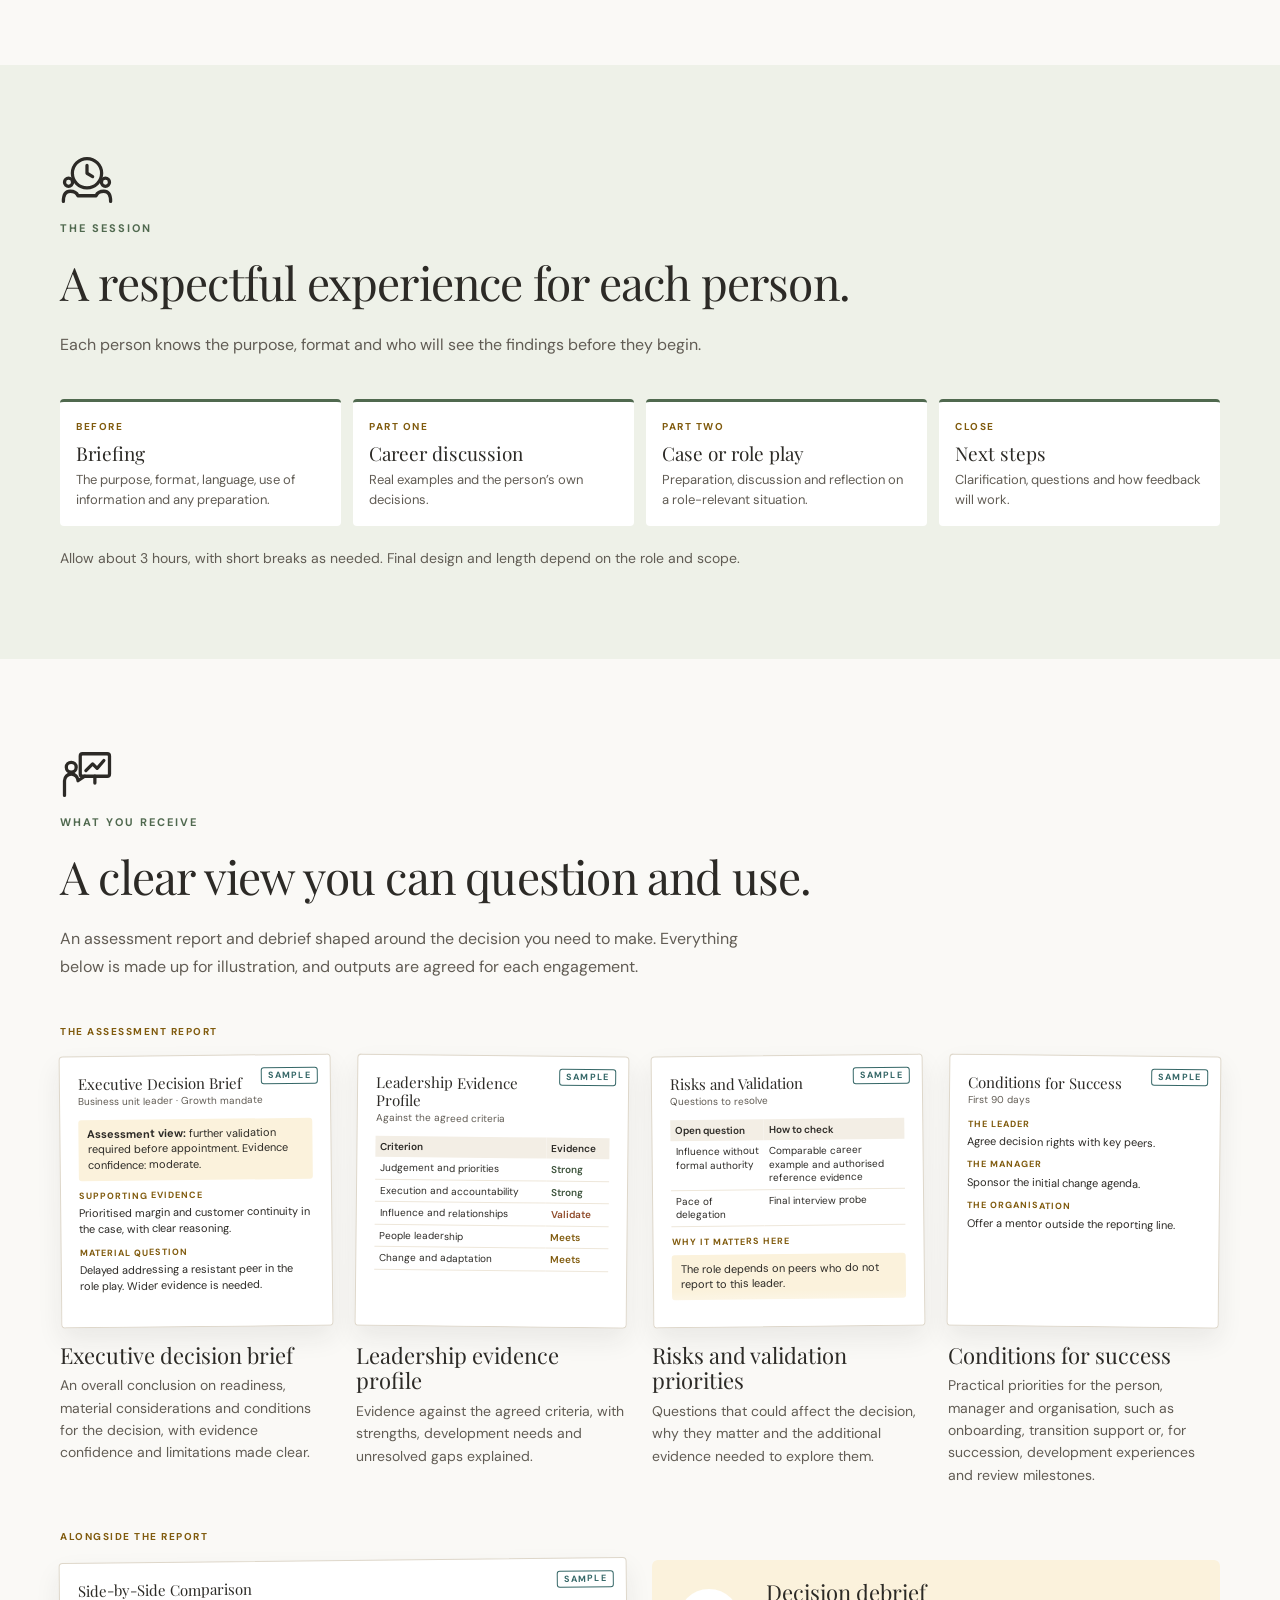
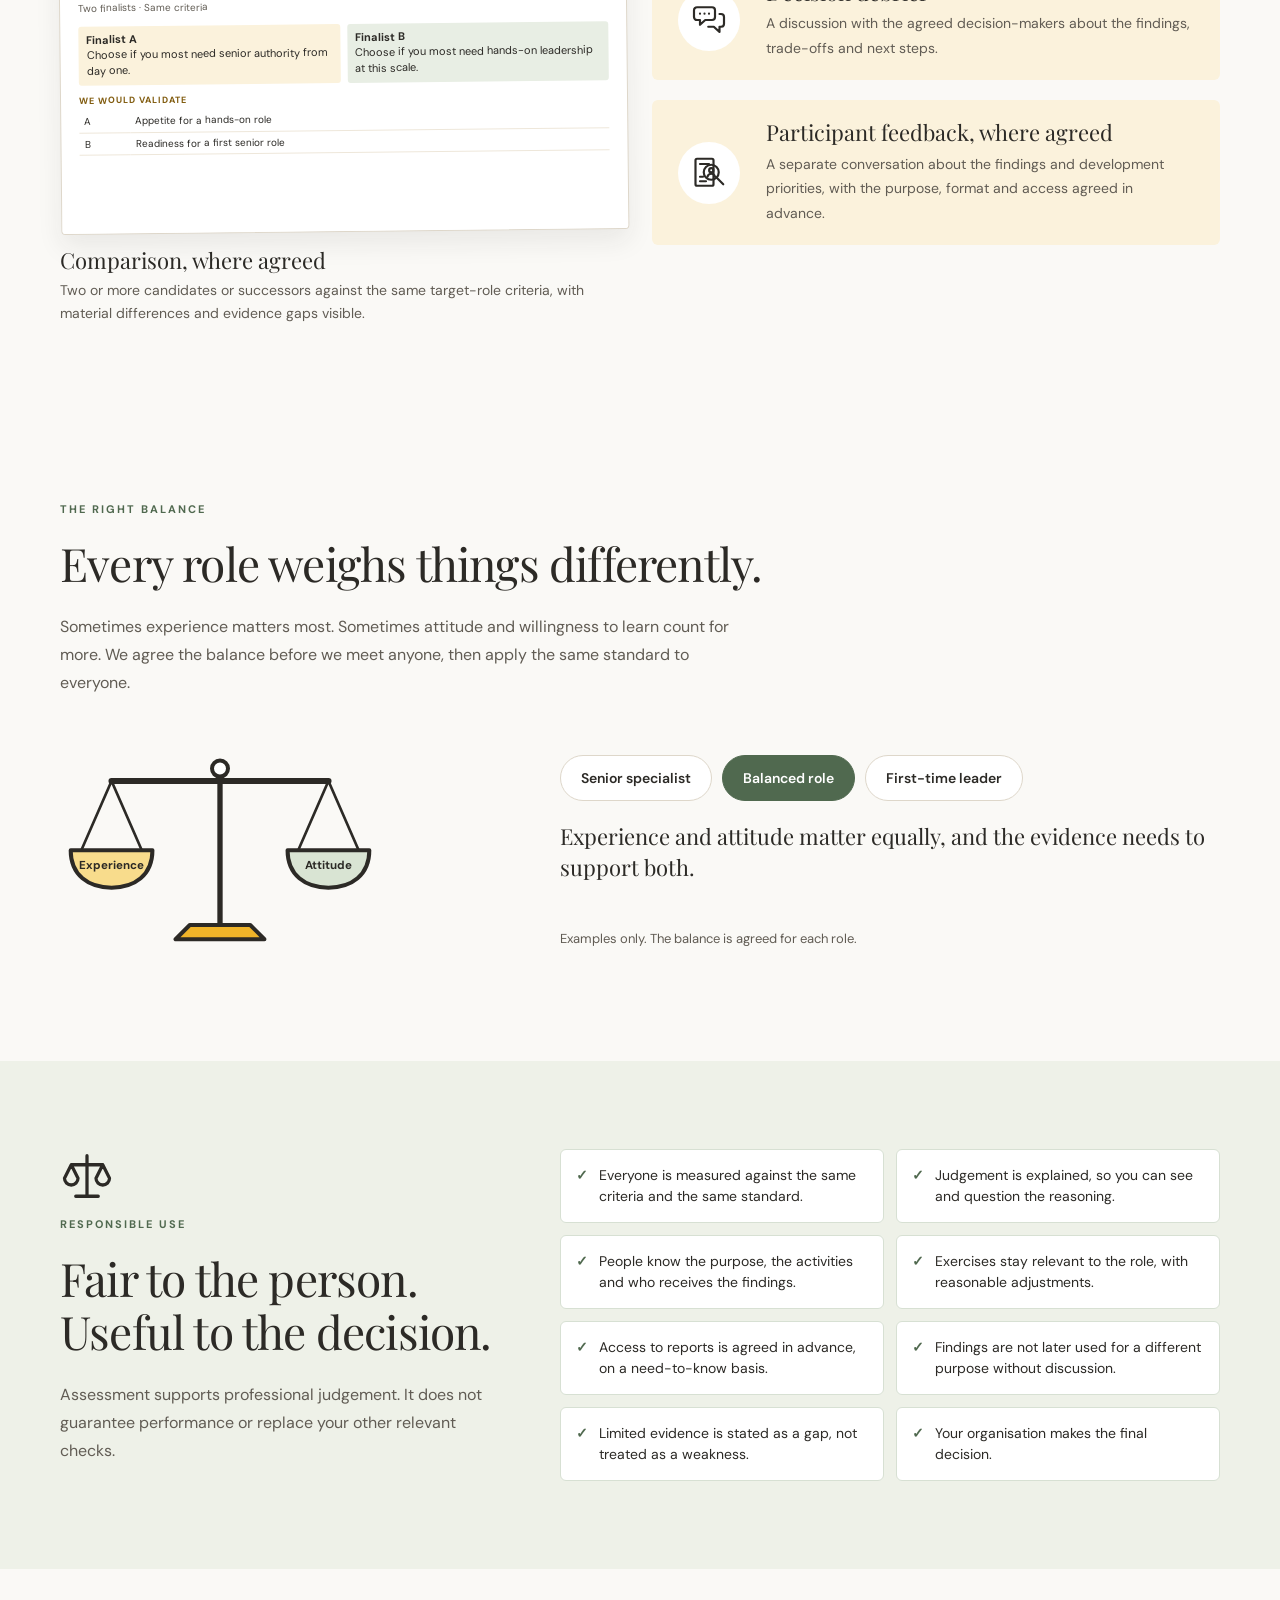
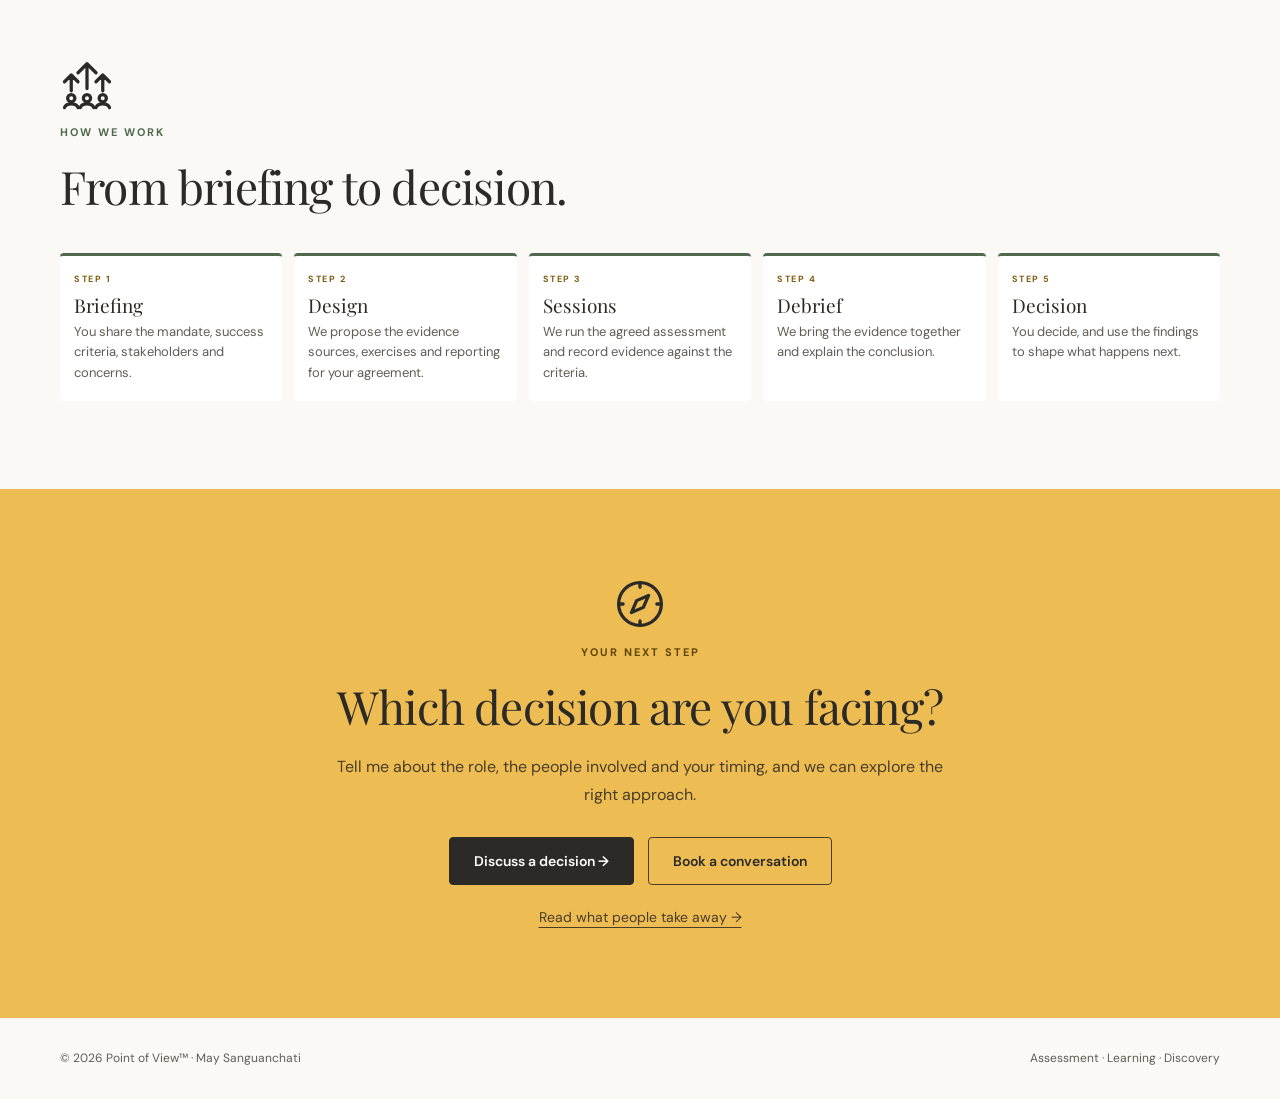
<file: leadership-assessment/index.html>
<!doctype html>
<html lang="en"><head><meta charset="utf-8"><meta name="viewport" content="width=device-width,initial-scale=1">
<title>Leadership Assessment | Point of View™</title>
<meta name="description" content="Independent leadership assessment from Point of View™. Clear evidence on readiness, risks and conditions for success before a hire, promotion or succession decision.">
<link rel="canonical" href="https://pointofview-pov.com/leadership-assessment/">
<link href="https://fonts.googleapis.com/css2?family=Playfair+Display:ital,wght@0,400;0,700;1,400&family=DM+Sans:wght@400;500;600;700&display=swap" rel="stylesheet">
<style>
:root{--ink:#2c2a26;--muted:#615c54;--paper:#faf9f6;--cream:#f3eee5;--line:#ded7ca;--gold:#f0b429;--ochre:#805b0e;--teal:#356767;--sage:#50694f;--tint:#fbf2dc}
*{box-sizing:border-box}html{scroll-behavior:smooth;scroll-padding-top:105px}
body{margin:0;background:var(--paper);color:var(--ink);font:16px/1.75 'DM Sans',Arial,sans-serif}
h1,h2,h3,h4,p,ul,ol{margin:0;padding:0}h1,h2,h3{font-family:'Playfair Display',Georgia,serif;line-height:1.16;font-weight:400}
h1{font-size:clamp(42px,5.2vw,68px);letter-spacing:-1.6px}h1 em{color:var(--ochre)}h2{font-size:clamp(32px,3.6vw,46px);letter-spacing:-.8px}h3{font-size:24px}
p{color:var(--muted)}a{color:inherit;text-underline-offset:5px}ul,ol{list-style:none}img{max-width:100%;display:block}
a:focus-visible,button:focus-visible{outline:3px solid var(--teal);outline-offset:4px}
.wrap{width:min(1160px,calc(100% - 80px));margin:auto}.section{padding:88px 0}
.eyebrow{font-size:11px;letter-spacing:2px;text-transform:uppercase;font-weight:700;color:var(--ochre);margin-bottom:18px}
.intro{max-width:680px;margin-top:22px}
.button{display:inline-flex;justify-content:center;align-items:center;min-height:48px;padding:12px 24px;background:var(--gold);border:1px solid var(--gold);border-radius:4px;font-size:14px;font-weight:600;text-decoration:none;line-height:1.5;color:var(--ink)}
.button:hover{background:#e4a923}.button.secondary{background:transparent;border-color:#c8bb9d}.button.secondary:hover{background:#fff}
.actions{display:flex;flex-wrap:wrap;gap:14px;margin-top:28px}
.skip{position:absolute;top:-100px;left:20px;background:#fff;padding:12px;z-index:200}.skip:focus{top:12px}
header{position:sticky;top:0;z-index:20;background:#faf9f6f5;border-bottom:1px solid var(--line)}
nav{min-height:90px;display:flex;align-items:center;justify-content:space-between;gap:24px}
.brand img{width:116px;height:74px;object-fit:contain}.nav-links{display:flex;align-items:center;gap:26px}
.nav-links a{font-size:13px;text-decoration:none}.nav-links a:hover{text-decoration:underline}.nav-links a.button:hover{text-decoration:none}
.menu-toggle{display:none;border:1px solid var(--line);background:transparent;padding:10px 16px;font:inherit}
.hero{background:var(--cream);overflow:hidden;border-bottom:1px solid var(--line)}.hero-grid{display:grid;grid-template-columns:1.12fr 1fr;align-items:center;gap:40px;padding-top:54px;padding-bottom:60px}
.back{display:inline-block;font-size:13px;font-weight:600;text-decoration:none;color:var(--ochre);margin-bottom:24px}.back:hover{text-decoration:underline}
.lead{max-width:540px;font-size:17px;margin-top:24px;color:#4e4a43}
.tags{display:flex;gap:8px;flex-wrap:wrap;margin-top:24px}.tags span{font-size:12px;padding:6px 11px;border:1px solid #d6cbb4;border-radius:30px;background:#fff;white-space:nowrap}
.hero-art{margin:0;justify-self:center;width:min(100%,430px)}.hero-art svg{display:block;width:100%;height:auto}
.take{text-align:center;padding:0 20px 26px;font-size:15px;color:var(--ink);font-style:italic;font-family:'Playfair Display',Georgia,serif}
.scene{display:block;width:100%;height:auto;max-width:230px}
.hypo{background:var(--ochre)}.hypo .wrap{display:grid;grid-template-columns:auto 1fr;gap:26px;align-items:center;padding-top:36px;padding-bottom:36px}.hypo-icon{width:62px;height:62px;border-radius:50%;background:#fff;color:var(--ink);display:flex;align-items:center;justify-content:center}.hypo-icon svg{width:36px;height:36px}.hypo .label{font-size:11px;font-weight:700;letter-spacing:2px;text-transform:uppercase;color:#fbe3a4}.hypo p{font-family:'Playfair Display',Georgia,serif;font-size:clamp(21px,2.4vw,27px);line-height:1.4;color:#fff;margin-top:4px}
.formula{background:#fff;border-bottom:1px solid var(--line)}.formula .wrap{display:flex;align-items:center;justify-content:center;gap:clamp(16px,3.4vw,44px);padding-top:34px;padding-bottom:20px}.f-item{display:flex;flex-direction:column;align-items:center;gap:8px;text-align:center;font-family:'Playfair Display',Georgia,serif;font-size:clamp(21px,2.4vw,28px);line-height:1.2;color:var(--ink)}.f-item svg{width:72px;height:72px;overflow:visible}.f-item:last-child{color:var(--ochre)}.f-sign{font-family:'Playfair Display',Georgia,serif;font-size:clamp(30px,3.4vw,42px);line-height:1;color:var(--ochre)}
@media(max-width:560px){.formula .wrap{flex-direction:column;gap:10px;padding-top:28px;padding-bottom:28px}}
.purpose-grid{display:grid;grid-template-columns:repeat(2,minmax(0,1fr));gap:22px;margin-top:40px}
.purpose{background:var(--tint);border-top:5px solid var(--ochre);border-radius:6px;padding:28px 28px 24px}.purpose.dev{background:#e3eeec;border-top-color:var(--teal)}
.purpose .q{font-size:13px;font-weight:600;background:#fff;border-radius:999px;padding:6px 13px;display:inline-block;margin-bottom:16px}
.purpose h3{margin-bottom:10px}.purpose p{font-size:15px}.purpose .out{font-size:13px;color:var(--ink);margin-top:14px}
.note{margin-top:24px;font-size:13px;border-left:3px solid var(--gold);padding:12px 18px;background:#fff9eb;max-width:860px}
.roles{background:var(--cream)}
.tabs{display:flex;flex-wrap:wrap;gap:10px;margin-top:32px}
.tab{font:inherit;font-size:14px;font-weight:600;min-height:46px;cursor:pointer;background:#fff;border:1.5px solid var(--line);border-radius:999px;padding:9px 20px;color:var(--ink);transition:border-color .2s,background .2s}
.tab:hover{border-color:var(--ochre)}.tab[aria-selected="true"]{background:var(--ochre);border-color:var(--ochre);color:#fff}
.role-panel{margin-top:20px;background:#fff;border:1px solid var(--line);border-radius:6px;padding:28px;display:grid;grid-template-columns:repeat(3,minmax(0,1fr));gap:28px}
.role-panel[hidden]{display:none}.mini{display:block;font-size:10px;font-weight:700;letter-spacing:1.5px;text-transform:uppercase;color:var(--ochre);margin-bottom:6px}
.role-panel p{font-size:15px;line-height:1.6}.role-panel ul{display:flex;flex-wrap:wrap;gap:6px}.role-panel li{font-size:13px;background:var(--tint);border-radius:4px;padding:4px 10px;color:var(--ink)}
.small{font-size:13px;margin-top:14px}
.day-grid{display:grid;grid-template-columns:repeat(4,minmax(0,1fr));gap:20px;margin-top:40px}
.day{background:#fff;border:1px solid var(--line);border-radius:6px;overflow:hidden;display:flex;flex-direction:column}
.day-img{height:170px;display:flex;align-items:center;justify-content:center;padding:12px;border-bottom:1px solid var(--line);background:var(--tint)}
.day-txt{padding:18px 18px 20px}.day-txt h3{font-size:21px;margin-bottom:8px}.day-txt p{font-size:14px;line-height:1.6}
.line-note{margin-top:20px;font-size:14px}
.fair{background:#f6efdf}.fair-grid{display:grid;grid-template-columns:.8fr 1.2fr;gap:60px;align-items:start}.fair .eyebrow{color:var(--ochre)}
.fair ul{display:grid;grid-template-columns:repeat(2,minmax(0,1fr));gap:12px}
.fair li{display:flex;gap:11px;padding:15px;background:#fff;border:1px solid #e5dcc6;border-radius:6px;font-size:14px;line-height:1.5}
.fair li::before{content:"✓";color:var(--ochre);font-weight:700}
.show-grid{display:grid;grid-template-columns:repeat(3,minmax(0,1fr));gap:24px;margin-top:42px}
.item{display:flex;flex-direction:column}.item h3{font-size:22px;margin:16px 0 6px}.item p{font-size:14px;line-height:1.6}
.sheet{position:relative;height:272px;background:#fff;border:1px solid var(--line);border-radius:4px;padding:18px 18px 0;box-shadow:0 12px 26px #2c2a2614;overflow:hidden;font-size:11px;line-height:1.45;color:var(--ink);transform:rotate(-.6deg);transition:transform .25s}
.item:nth-child(even) .sheet{transform:rotate(.6deg)}.item:hover .sheet{transform:rotate(0) translateY(-4px)}
.sheet::after{content:"";position:absolute;left:0;right:0;bottom:0;height:36px;background:linear-gradient(transparent,#fff)}
.stamp{position:absolute;top:12px;right:12px;font-size:9px;font-weight:700;letter-spacing:1.2px;text-transform:uppercase;color:var(--teal);border:1px solid var(--teal);border-radius:3px;padding:1px 6px;background:#fff}
.sh-t{font-family:'Playfair Display',Georgia,serif;font-size:15px;line-height:1.2;margin-bottom:2px;padding-right:58px}.sh-s{font-size:10px;color:var(--muted);margin-bottom:10px}
.sh-l{font-size:9px;font-weight:700;letter-spacing:1px;text-transform:uppercase;color:var(--ochre);margin:9px 0 3px}
table.st{width:100%;border-collapse:collapse;font-size:10px;line-height:1.35}table.st th{background:var(--cream);text-align:left;padding:4px 5px;font-weight:600}table.st td{border-bottom:1px solid #eee7da;padding:4px 5px;vertical-align:top}
.dots{white-space:nowrap;letter-spacing:2px;color:var(--ochre)}
.slot{text-align:center;border-radius:2px;font-size:9px;padding:3px 1px!important}.a{background:#fbf2dc}.b{background:#e3eeec}.c{background:#e8eee4}.d{background:#efe8f1}
.sh-box{background:var(--tint);border-radius:3px;padding:7px 9px;margin-top:6px}
.bubble{background:#e3eeec;border-radius:9px 9px 9px 2px;padding:6px 9px;margin:5px 0;max-width:90%}.bubble.r{background:var(--tint);margin-left:auto;border-radius:9px 9px 2px 9px}
.work{margin-top:28px;display:grid;grid-template-columns:auto 1fr;gap:26px;align-items:center;background:var(--tint);border-radius:6px;padding:20px 26px}.work .scene{width:170px}.work h3{font-size:22px}.work p{font-size:14px;margin-top:6px}
.evi{background:var(--cream)}
.flow{display:grid;grid-template-columns:repeat(5,minmax(0,1fr));gap:12px;margin-top:40px;counter-reset:f}
.flow li{position:relative;background:#fff;border-top:3px solid var(--ochre);border-radius:4px;padding:16px 14px 18px}.flow .mini{font-size:9px}.flow h3{font-size:19px;margin-bottom:6px}.flow p{font-size:13px;line-height:1.55}
.opts{display:grid;grid-template-columns:repeat(3,minmax(0,1fr));gap:22px;margin-top:40px}.opt{border-top:3px solid var(--ochre);background:#fff;border-radius:4px;padding:24px;border-left:1px solid var(--line);border-right:1px solid var(--line);border-bottom:1px solid var(--line)}.opt:nth-child(2){border-top-color:var(--teal)}.opt:nth-child(3){border-top-color:var(--sage)}.opt h3{font-size:23px;margin-bottom:8px}.opt p{font-size:14px}
.sec-icon{display:block;width:54px;height:54px;color:var(--ink);margin-bottom:12px}.contact .sec-icon{margin:0 auto 12px}.p-icon{display:block;width:54px;height:54px;color:var(--ink);margin-bottom:12px}.f-icon{display:block;width:34px;height:34px;color:var(--ink);margin-bottom:8px}
.strip{background:#fff;border-bottom:1px solid var(--line)}.strip .wrap{display:flex;justify-content:space-between;gap:16px;padding-top:18px;padding-bottom:18px;color:var(--ink)}.strip svg{width:44px;height:44px}
.contact{background:#edbd54;text-align:center}.contact .eyebrow{color:#5f4408}.contact p{max-width:620px;margin:20px auto;color:#493c28}.contact .actions{justify-content:center}
.contact .button{background:var(--ink);border-color:var(--ink);color:#fff}.contact .button.secondary{background:transparent;color:var(--ink);border-color:#493c28}
footer{padding:30px 0;font-size:12px;color:var(--muted)}footer .wrap{display:flex;justify-content:space-between;gap:20px}
@media(max-width:1040px){.day-grid{grid-template-columns:1fr 1fr}.flow{grid-template-columns:1fr 1fr}.fair-grid{grid-template-columns:1fr;gap:30px}.nav-links{gap:15px}.show-grid{grid-template-columns:1fr 1fr}}
@media(max-width:760px){.wrap{width:calc(100% - 40px)}nav{min-height:78px}.brand img{height:64px;width:100px}.menu-toggle{display:block}
.nav-links{display:none;position:absolute;top:100%;left:0;right:0;background:var(--paper);border-bottom:1px solid var(--line);padding:20px;flex-direction:column;align-items:stretch;gap:0}.nav-links.open{display:flex}.nav-links a{padding:12px}
.section{padding:58px 0}.hero-grid{grid-template-columns:1fr;padding-top:32px;padding-bottom:40px;gap:28px}.hero-art{width:min(100%,300px)}.lead{font-size:16px}
.purpose-grid,.opts,.show-grid{grid-template-columns:1fr}.role-panel{grid-template-columns:1fr;gap:18px;padding:22px}.fair ul{grid-template-columns:1fr}.work{grid-template-columns:1fr;padding:20px}.work .scene{width:150px}.strip svg{width:34px;height:34px}.strip svg:nth-child(n+7){display:none}.tab{flex:1 1 42%;padding:9px 10px;font-size:13px}.sheet{transform:none!important}footer .wrap{flex-direction:column;gap:8px}html{scroll-padding-top:95px}}
@media(max-width:480px){.day-grid,.flow{grid-template-columns:1fr}.day-img{height:190px}}
@media(prefers-reduced-motion:reduce){html{scroll-behavior:auto}.sheet{transition:none}.needle,.mini-needle,.route,.halo,.beam,.pan{transition:none}.needle{transform:rotate(38deg)}}

:root{--sage-d:#3f553e}
h1 em{color:var(--sage)}.eyebrow{color:var(--sage)}.back{color:var(--sage)}
.hero{background:#eef1e8;border-bottom-color:#d3dccf}
.hypo{background:var(--sage)}.f-item:last-child{color:var(--sage)}.f-sign{color:var(--sage)}
.tab:hover{border-color:var(--sage)}.tab[aria-selected="true"]{background:var(--sage);border-color:var(--sage)}
.day-img{background:#eef1e8}.fair{background:#eef1e8}.fair .eyebrow{color:var(--sage)}.fair li::before{color:var(--sage)}.fair li{border-color:#d7e0d3}
.flow li{border-top-color:var(--sage)}.evi{background:#eef1e8}
.needle{transform-origin:210px 196px;animation:seek 10s cubic-bezier(.45,0,.3,1) infinite}
@keyframes seek{0%{transform:rotate(-120deg)}12%{transform:rotate(95deg)}22%{transform:rotate(-10deg)}30%{transform:rotate(66deg)}37%{transform:rotate(24deg)}43%{transform:rotate(46deg)}48%{transform:rotate(33deg)}52%,88%{transform:rotate(38deg)}100%{transform:rotate(-120deg)}}
.halo{transform-origin:210px 196px;animation:halo 10s ease-in-out infinite}@keyframes halo{0%,46%{transform:scale(1);opacity:0}54%{transform:scale(1);opacity:.9}70%{transform:scale(1.18);opacity:0}100%{opacity:0}}
.route{animation:route 3s linear infinite}@keyframes route{to{stroke-dashoffset:-28}}
.mini-needle{transform-origin:12px 12px;animation:mini 4.8s ease-in-out infinite}@keyframes mini{0%{transform:rotate(-100deg)}18%{transform:rotate(70deg)}32%{transform:rotate(10deg)}44%,84%{transform:rotate(38deg)}100%{transform:rotate(-100deg)}}
.balance{display:block;width:min(100%,320px);height:auto;margin-bottom:18px;overflow:visible}
.beam{transform-origin:180px 54px;transition:transform 1.1s cubic-bezier(.34,1.45,.5,1)}.pan{transition:transform 1.1s cubic-bezier(.34,1.45,.5,1)}
.balance[data-w="exp"] .beam{transform:rotate(-8deg)}.balance[data-w="exp"] .pl{transform:translateY(17px)}.balance[data-w="exp"] .pr{transform:translateY(-17px)}
.balance[data-w="att"] .beam{transform:rotate(8deg)}.balance[data-w="att"] .pl{transform:translateY(-17px)}.balance[data-w="att"] .pr{transform:translateY(17px)}
.weigh{display:grid;grid-template-columns:.8fr 1.2fr;gap:60px;align-items:center;margin-top:36px}.wbtns{display:flex;flex-wrap:wrap;gap:10px}
.wbtn{font:inherit;font-size:14px;font-weight:600;min-height:46px;cursor:pointer;background:#fff;border:1.5px solid var(--line);border-radius:999px;padding:9px 20px;color:var(--ink)}.wbtn:hover{border-color:var(--sage)}.wbtn[aria-pressed="true"]{background:var(--sage);border-color:var(--sage);color:#fff}
.wtext{font-family:'Playfair Display',Georgia,serif;font-size:22px;line-height:1.4;color:var(--ink);margin-top:20px;min-height:93px}
@media(max-width:860px){.weigh{grid-template-columns:1fr;gap:26px}.wtext{min-height:124px}}
.q-grid{display:grid;grid-template-columns:repeat(4,minmax(0,1fr));gap:20px;margin-top:40px}.q-card{background:#fff;border:1px solid var(--line);border-top:4px solid var(--sage);border-radius:6px;padding:22px 20px}.q-card svg{display:block;width:44px;height:44px;color:var(--ink);margin-bottom:12px}.q-card h3{font-size:21px;margin-bottom:8px}.q-card p{font-size:14px;line-height:1.6}
.steps4{display:grid;grid-template-columns:1fr 1fr;gap:60px;margin-top:40px}.src li,.how li{display:flex;gap:14px;padding:14px 0;border-bottom:1px solid var(--line)}.src svg{flex:0 0 34px;width:34px;height:34px}.how .n{flex:0 0 34px;height:34px;border-radius:50%;background:#e8eee4;display:flex;align-items:center;justify-content:center;font-family:'Playfair Display',Georgia,serif;font-size:17px;color:var(--sage-d)}.src strong,.how strong{display:block;font-family:'Playfair Display',Georgia,serif;font-weight:400;font-size:20px;line-height:1.3}.src p,.how p{font-size:14px;line-height:1.55;margin-top:2px}.lbl{font-size:10px;font-weight:700;letter-spacing:1.5px;text-transform:uppercase;color:var(--ochre);margin-bottom:6px}
.quotes{background:#fff}.q-row{display:grid;grid-template-columns:repeat(3,minmax(0,1fr));gap:22px;margin-top:36px}.q-row figure{margin:0;background:var(--paper);border:1px solid var(--line);border-top:4px solid var(--gold);border-radius:6px;padding:24px 22px}.q-row blockquote{margin:0;font-family:'Playfair Display',Georgia,serif;font-size:18px;line-height:1.5;color:var(--ink)}.q-row figcaption{margin-top:14px;font-size:12px;color:var(--muted)}.q-row figcaption strong{display:block;color:var(--sage);font-size:11px;letter-spacing:1px;text-transform:uppercase}
.tl{display:grid;grid-template-columns:repeat(4,minmax(0,1fr));gap:12px;margin-top:40px}.tl li{background:#fff;border-radius:4px;border-top:3px solid var(--sage);padding:16px}.tl h3{font-size:19px;margin-bottom:6px}.tl p{font-size:13px;line-height:1.55}
.st-s{color:#3f553e;font-weight:600}.st-m{color:#805b0e;font-weight:600}.st-v{color:#8f4b2a;font-weight:600}
.cmp{display:grid;grid-template-columns:1fr 1fr;gap:7px}.cmp div{background:var(--tint);border-radius:3px;padding:6px 8px}.cmp div:last-child{background:#e8eee4}
@media(max-width:1040px){.q-grid,.tl{grid-template-columns:1fr 1fr}.steps4{gap:30px}}
@media(max-width:760px){.steps4,.q-row{grid-template-columns:1fr}.q-row{gap:14px}}
@media(max-width:480px){.q-grid,.tl{grid-template-columns:1fr}}
.brand{display:inline-flex;align-items:center;gap:10px;text-decoration:none;color:#2c2a26}.brand-mark{display:block;width:44px;height:44px;flex:0 0 44px}.brand-name{font-family:'Playfair Display',Georgia,serif;font-size:24px;line-height:1;letter-spacing:-.3px;white-space:nowrap}
@media(max-width:760px){.brand-mark{width:38px;height:38px;flex-basis:38px}.brand-name{font-size:21px}}
.dlbl{margin-top:42px}.show-grid.four{grid-template-columns:repeat(4,minmax(0,1fr));margin-top:14px}.along{display:grid;grid-template-columns:1fr 1fr;gap:24px;margin-top:14px;align-items:start}.along-side{display:grid;gap:20px}.along .work{margin-top:0}
@media(max-width:1040px){.show-grid.four{grid-template-columns:1fr 1fr}}
@media(max-width:760px){.show-grid.four,.along{grid-template-columns:1fr}}
</style></head><body>
<svg width="0" height="0" style="position:absolute" aria-hidden="true"><defs>
<g id="i-profile" fill="none" stroke="currentColor" stroke-width="1.45" stroke-linecap="round" stroke-linejoin="round"><rect x="3" y="2.5" width="12" height="18" rx="1"/><path d="M6 17.5h4M6 14.5h2M6 6h6"/><circle cx="13.5" cy="11.5" r="5"/><circle cx="13.5" cy="10.2" r="1.4"/><path d="M11 14.4c.4-1.3 1.3-1.9 2.5-1.900s2.1.6 2.5 1.9"/><path d="M17.2 15.200L21.5 19.5"/></g>
<g id="i-speech" fill="none" stroke="currentColor" stroke-width="1.45" stroke-linecap="round" stroke-linejoin="round"><path d="M4 3.500h10a2 2 0 0 1 2 2v4.500a2 2 0 0 1-2 2H9.500l-3.5 3.200V12H4a2 2 0 0 1-2-2V5.500a2 2 0 0 1 2-2z"/><path d="M19 8h1a2 2 0 0 1 2 2v4.500a2 2 0 0 1-2 2h-1v3.500l-3.8-3.500h-3.7"/><path d="M6 7.800h.01M9 7.800h.01M12 7.800h.01"/></g>
<g id="i-list" fill="none" stroke="currentColor" stroke-width="1.45" stroke-linecap="round" stroke-linejoin="round"><rect x="4.5" y="3.5" width="15" height="18" rx="1.5"/><path d="M9 3.500V2h6v1.5"/><path d="M8 8.500l1.2 1.200L11.2 7.600M8 13.500l1.2 1.2 2-2.100M8 18l1.2 1 2-2"/><path d="M13.5 9H17M13.5 14H17M13.5 18.500H17"/></g>
<g id="i-puzzle" fill="none" stroke="currentColor" stroke-width="1.45" stroke-linecap="round" stroke-linejoin="round"><path d="M3 8h5a2.2 2.2 0 1 1 4 0h5v4.500a2.2 2.2 0 1 1 0 4V21H3v-4.500a2.2 2.2 0 1 0 0-4z"/><path d="M20.5 3v3M19 4.500h3"/></g>
<g id="i-flag" fill="none" stroke="currentColor" stroke-width="1.45" stroke-linecap="round" stroke-linejoin="round"><circle cx="7.5" cy="6" r="2.3"/><path d="M3.5 21.500V14a4 4 0 0 1 8 0v7.5"/><path d="M11.5 13.500h4"/><path d="M15.5 21.500V2.5"/><path d="M15.5 3.500H22l-2 2.7 2 2.800h-6.5"/></g>
<g id="i-panel" fill="none" stroke="currentColor" stroke-width="1.45" stroke-linecap="round" stroke-linejoin="round"><circle cx="6" cy="11" r="1.9"/><circle cx="12" cy="11" r="1.9"/><circle cx="18" cy="11" r="1.9"/><path d="M3 17c0-1.9 1.3-3.2 3-3.2.9 0 1.7.4 2.2 1M21 17c0-1.9-1.3-3.2-3-3.2-.9 0-1.7.4-2.2 1M8.5 17c0-1.9 1.5-3.2 3.5-3.200s3.5 1.3 3.5 3.2"/><path d="M2 17h20v4.500H2z"/><path d="M6.5 2.500h11v5h-5l-2 1.500V7.500h-4z"/></g>
<g id="i-board" fill="none" stroke="currentColor" stroke-width="1.45" stroke-linecap="round" stroke-linejoin="round"><rect x="8.5" y="3" width="13" height="11" rx="1"/><path d="M11 6.500h2M15 6.500h4M11 10h8"/><circle cx="5" cy="10" r="2.1"/><path d="M1.8 21.500V16a3.2 3.2 0 0 1 5.7-2l4-2.2"/><path d="M8.2 15.500v6"/></g>
<g id="i-stairs" fill="none" stroke="currentColor" stroke-width="1.45" stroke-linecap="round" stroke-linejoin="round"><path d="M2 21.5h5v-4h5v-4h5v-4h5"/><circle cx="10.5" cy="3.8" r="1.8"/><path d="M10.2 6.200L8.5 10.500l3 1.5 .5 2.500M8.5 10.500l-2.3 1.800M10.2 6.500l3.3 2.3 2.2-.8"/></g>
<g id="i-target" fill="none" stroke="currentColor" stroke-width="1.45" stroke-linecap="round" stroke-linejoin="round"><circle cx="12" cy="12" r="8.5"/><path d="M12 1.500v3M12 19.500v3M1.5 12h3M19.5 12h3"/><circle cx="12" cy="9.8" r="1.9"/><path d="M8.8 16c.4-1.9 1.7-2.9 3.2-2.900s2.8 1 3.2 2.9"/></g>
<g id="i-podium" fill="none" stroke="currentColor" stroke-width="1.45" stroke-linecap="round" stroke-linejoin="round"><circle cx="11" cy="3.8" r="1.9"/><path d="M7.5 11c0-2.4 1.5-4 3.5-4s3.5 1.6 3.5 4"/><path d="M6.5 11h9l-1 4.500h-7z"/><path d="M16.5 2h5.500v3.700h-2.800l-1.5 1.300V5.700h-1.200z"/><circle cx="5" cy="18.5" r="1.4"/><circle cx="11" cy="18.5" r="1.4"/><circle cx="17" cy="18.5" r="1.4"/><path d="M2.5 22.500c.2-1 1.2-1.7 2.5-1.700s2.3.7 2.5 1.700M8.5 22.500c.2-1 1.2-1.7 2.5-1.700s2.3.7 2.5 1.700M14.5 22.500c.2-1 1.2-1.7 2.5-1.700s2.3.7 2.5 1.7"/></g>
<g id="i-rocket" fill="none" stroke="currentColor" stroke-width="1.45" stroke-linecap="round" stroke-linejoin="round"><path d="M12 2c2.6 2.2 3.6 5 3.6 8v6H8.400v-6c0-3 1-5.8 3.6-8z"/><path d="M8.4 11L6 14v4l2.4-2M15.6 11L18 14v4l-2.4-2"/><path d="M10.2 16v1.600M13.8 16v1.6"/><circle cx="12" cy="8.6" r="1.5"/></g>
<g id="i-compass" fill="none" stroke="currentColor" stroke-width="1.45" stroke-linecap="round" stroke-linejoin="round"><circle cx="12" cy="12" r="9.5"/><path d="M12 2.5v2M12 19.5v2M2.5 12h2M19.5 12h2"/><path d="M15.8 8.2l-2.3 5.3-5.3 2.3 2.3-5.3z"/></g>
<g id="i-tick" fill="none" stroke="currentColor" stroke-width="1.45" stroke-linecap="round" stroke-linejoin="round"><circle cx="9" cy="5" r="3"/><path d="M4 21.5V13a5 5 0 0 1 9-3"/><path d="M9 15v6.5"/><circle cx="16.5" cy="16.5" r="5"/><path d="M14 16.5l1.8 1.8 3.5-3.6"/></g>
<g id="i-chartp" fill="none" stroke="currentColor" stroke-width="1.45" stroke-linecap="round" stroke-linejoin="round"><circle cx="5" cy="9" r="2.2"/><path d="M2 21.5V15a3 3 0 0 1 6 0l3-2"/><rect x="9" y="3" width="13" height="10" rx="1"/><path d="M11.5 10.5l3-3 2 2 3-3.5"/><path d="M15.5 13v3"/></g>
<g id="i-clockm" fill="none" stroke="currentColor" stroke-width="1.45" stroke-linecap="round" stroke-linejoin="round"><circle cx="12" cy="9" r="6.5"/><path d="M12 5.5V9l2.5 1.5"/><circle cx="3.8" cy="13" r="1.8"/><circle cx="20.2" cy="13" r="1.8"/><path d="M1.5 21.5c0-3 1-4.5 3-4.5s3 .8 3.5 2h8c.5-1.2 1.5-2 3.5-2s3 1.5 3 4.5"/></g>
<g id="i-scale" fill="none" stroke="currentColor" stroke-width="1.45" stroke-linecap="round" stroke-linejoin="round"><path d="M12 3v18M7 21h10M5 7h14M5 7l-3 6a3 3 0 0 0 6 0zM19 7l-3 6a3 3 0 0 0 6 0z"/></g>
<g id="i-hour" fill="none" stroke="currentColor" stroke-width="1.45" stroke-linecap="round" stroke-linejoin="round"><circle cx="9" cy="6.5" r="3.5"/><path d="M2.5 21.5V18a6.5 6.5 0 0 1 11-4.7"/><path d="M15 11h7M15 21.5h7M16 11c0 3 2.5 3.5 2.5 5.2S16 18.5 16 21.5M21 11c0 3-2.5 3.5-2.5 5.2S21 18.5 21 21.5"/></g>
<g id="i-lensp" fill="none" stroke="currentColor" stroke-width="1.45" stroke-linecap="round" stroke-linejoin="round"><circle cx="9" cy="6.5" r="3.5"/><path d="M2.5 21.5V18A6.5 6.5 0 0 1 9 12"/><circle cx="15.5" cy="15" r="4.5"/><path d="M18.8 18.3l3.2 3.2"/></g>
<g id="i-cycp" fill="none" stroke="currentColor" stroke-width="1.45" stroke-linecap="round" stroke-linejoin="round"><circle cx="12" cy="9.8" r="2.2"/><path d="M8 17c.4-2.2 2-3.4 4-3.4s3.6 1.2 4 3.4"/><path d="M3.5 9A9.5 9.5 0 0 1 18.5 5"/><path d="M18.8 2.3L18.5 5l-2.7-.2"/><path d="M20.5 15A9.5 9.5 0 0 1 5.5 19"/><path d="M5.2 21.7L5.5 19l2.7.2"/></g>
<g id="i-rise" fill="none" stroke="currentColor" stroke-width="1.45" stroke-linecap="round" stroke-linejoin="round"><path d="M12 14V3M8 7l4-4 4 4M5 15V8M2 11l3-3 3 3M19 15V8M16 11l3-3 3 3"/><circle cx="5" cy="18.3" r="1.6"/><circle cx="12" cy="18.3" r="1.6"/><circle cx="19" cy="18.3" r="1.6"/><path d="M2 22.5c.3-1 1.5-1.7 3-1.7s2.7.7 3 1.7M9 22.5c.3-1 1.5-1.7 3-1.7s2.7.7 3 1.7M16 22.5c.3-1 1.5-1.7 3-1.7s2.7.7 3 1.7"/></g>
</defs></svg>
<a class="skip" href="#main">Skip to content</a>
<header><nav class="wrap" aria-label="Main navigation"><a class="brand" href="/" aria-label="Point of View home"><svg class="brand-mark" viewBox="0 0 100 100" aria-hidden="true"><path d="M50 2a48 48 0 0 0 0 96z" fill="#f0b429"/><path d="M50 2a48 48 0 0 1 0 96z" fill="#2c2a26"/><path d="M50 30a20 20 0 0 0 0 40z" fill="#2c2a26"/><path d="M50 30a20 20 0 0 1 0 40z" fill="#f0b429"/></svg><span class="brand-name">Point of View™</span></a><button class="menu-toggle" aria-expanded="false" aria-controls="navigation">Menu</button><div class="nav-links" id="navigation"><a href="/#services">Services</a><a href="/#learning-labs">The Lab Series</a><a href="/#testimonials">Testimonials</a><a href="/#how-it-works">How we work</a><a href="/#about">About May</a><a class="button" href="#contact">Let’s talk</a></div></nav></header>
<main id="main">
<section class="hero"><div class="wrap hero-grid"><div>
<a class="back" href="/#assessment">← Assessment &amp; People Decisions</a>
<div class="eyebrow">Leadership Assessment</div>
<h1>A clearer way forward <em>for the decisions that matter.</em></h1>
<p class="lead">Independent evidence on readiness, risks and the conditions for success, before a hire, promotion or succession decision.</p>
<div class="tags"><span>Criteria built around the role</span><span>Evidence kept separate from interpretation</span><span>Thai &amp; English</span></div>
<div class="actions"><a class="button" href="#contact">Discuss a decision →</a><a class="button secondary" href="#deliverables">See what you receive ↓</a></div>
</div><figure class="hero-art"><svg viewBox="0 0 420 400" role="img" aria-label="A compass whose needle swings and settles on a direction">
<path class="route" d="M12 372c64-34 116 6 188-20s118-22 208-12" fill="none" stroke="#50694f" stroke-width="3.5" stroke-dasharray="3 11" stroke-linecap="round"/>
<circle class="halo" cx="210" cy="196" r="172" fill="none" stroke="#f0b429" stroke-width="5"/>
<circle cx="210" cy="196" r="168" fill="#fff" stroke="#2c2a26" stroke-width="6"/><circle cx="210" cy="196" r="156" fill="#f6efdf" stroke="#2c2a26" stroke-width="2.5"/><path d="M196 28h28l-5-20h-18z" fill="#f0b429" stroke="#2c2a26" stroke-width="4" stroke-linejoin="round"/>
<g stroke="#2c2a26" stroke-width="3.5" stroke-linecap="round"><path d="M210.0 46.0L210.0 68.0"/><path d="M285.0 66.1L279.0 76.5"/><path d="M339.9 121.0L329.5 127.0"/><path d="M360.0 196.0L338.0 196.0"/><path d="M339.9 271.0L329.5 265.0"/><path d="M285.0 325.9L279.0 315.5"/><path d="M210.0 346.0L210.0 324.0"/><path d="M135.0 325.9L141.0 315.5"/><path d="M80.1 271.0L90.5 265.0"/><path d="M60.0 196.0L82.0 196.0"/><path d="M80.1 121.0L90.5 127.0"/><path d="M135.0 66.1L141.0 76.5"/></g>
<g font-family="'Playfair Display',Georgia,serif" font-size="26" fill="#2c2a26" text-anchor="middle"><text x="210" y="108">N</text><text x="210" y="304">S</text><text x="312" y="205">E</text><text x="108" y="205">W</text></g>
<g class="needle"><path d="M210 96l24 100h-48z" fill="#f0b429" stroke="#2c2a26" stroke-width="4.5" stroke-linejoin="round"/><path d="M210 296l-24-100h48z" fill="#50694f" stroke="#2c2a26" stroke-width="4.5" stroke-linejoin="round"/></g>
<circle cx="210" cy="196" r="13" fill="#fff" stroke="#2c2a26" stroke-width="4.5"/></svg></figure></div></section>
<div class="strip" aria-hidden="true"><div class="wrap"><svg viewBox="0 0 24 24"><use href="#i-compass"/></svg><svg viewBox="0 0 24 24"><use href="#i-scale"/></svg><svg viewBox="0 0 24 24"><use href="#i-lensp"/></svg><svg viewBox="0 0 24 24"><use href="#i-tick"/></svg><svg viewBox="0 0 24 24"><use href="#i-hour"/></svg><svg viewBox="0 0 24 24"><use href="#i-clockm"/></svg><svg viewBox="0 0 24 24"><use href="#i-chartp"/></svg><svg viewBox="0 0 24 24"><use href="#i-rise"/></svg><svg viewBox="0 0 24 24"><use href="#i-stairs"/></svg></div></div>
<section class="hypo" aria-label="Our view"><div class="wrap"><span class="hypo-icon"><svg viewBox="0 0 24 24" aria-hidden="true"><use href="#i-compass"/></svg></span><div><div class="label">Our view</div><p>Readiness is a reasoned conclusion, not an average score.</p></div></div></section>
<section class="formula" aria-label="Career Evidence plus Observed Judgement equals Clearer Way Forward"><div class="wrap"><div class="f-item"><svg class="" viewBox="0 0 24 24" aria-hidden="true"><use href="#i-hour"/></svg><span>Career Evidence</span></div><span class="f-sign" aria-hidden="true">+</span><div class="f-item"><svg class="" viewBox="0 0 24 24" aria-hidden="true"><use href="#i-lensp"/></svg><span>Observed Judgement</span></div><span class="f-sign" aria-hidden="true">=</span><div class="f-item"><svg viewBox="0 0 24 24" aria-hidden="true"><circle cx="12" cy="12" r="9.5" fill="none" stroke="currentColor" stroke-width="1.45"/><g class="mini-needle"><path d="M12 5l2.2 7h-4.4z" fill="#f0b429" stroke="currentColor" stroke-width="1.1" stroke-linejoin="round"/><path d="M12 19l-2.2-7h4.4z" fill="#fff" stroke="currentColor" stroke-width="1.1" stroke-linejoin="round"/></g></svg><span>Clearer Way Forward</span></div></div></section>
<section class="section"><div class="wrap"><div class="eyebrow">The questions we help answer</div><h2>A track record is only part of the picture.</h2><p class="intro">Past success shows what someone has done. Assessment explores how that experience carries into what comes next.</p>
<div class="q-grid">
<article class="q-card"><svg class="" viewBox="0 0 24 24" aria-hidden="true"><use href="#i-tick"/></svg><h3>Readiness</h3><p>Can this person lead at the scale and complexity the role requires?</p></article>
<article class="q-card"><svg class="" viewBox="0 0 24 24" aria-hidden="true"><use href="#i-cycp"/></svg><h3>Transferability</h3><p>What did they personally contribute, and how will their strengths translate as the role, resources or business context change?</p></article>
<article class="q-card"><svg class="" viewBox="0 0 24 24" aria-hidden="true"><use href="#i-speech"/></svg><h3>Risks under pressure</h3><p>Where might effectiveness weaken when priorities conflict, expectations increase or stakeholders resist?</p></article>
<article class="q-card"><svg class="" viewBox="0 0 24 24" aria-hidden="true"><use href="#i-stairs"/></svg><h3>Conditions for success</h3><p>What needs further validation, and what support or development would help the person succeed?</p></article>
</div></div></section>
<section class="section roles"><div class="wrap"><svg class="sec-icon" viewBox="0 0 24 24" aria-hidden="true"><use href="#i-compass"/></svg><div class="eyebrow">Shaped by your decision</div><h2>Different decisions need different answers.</h2><p class="intro">The form of the conclusion changes with its purpose. Choose a decision to see how.</p>
<div class="tabs" role="tablist" aria-label="Choose a decision"><button class="tab" role="tab" id="t-hire" aria-selected="true" aria-controls="p-hire">External hire</button><button class="tab" role="tab" id="t-promo" aria-selected="false" aria-controls="p-promo" tabindex="-1">Promotion</button><button class="tab" role="tab" id="t-succ" aria-selected="false" aria-controls="p-succ" tabindex="-1">Succession</button><button class="tab" role="tab" id="t-final" aria-selected="false" aria-controls="p-final" tabindex="-1">Comparing candidates or successors</button></div><div class="role-panel" role="tabpanel" id="p-hire" aria-labelledby="t-hire"><div><span class="mini">The question</span><p>Can this person lead at the scale, complexity and level of accountability this mandate needs?</p></div><div><span class="mini">The form of the conclusion</span><p>How well they align with the mandate, what the appointment risks are and how confident we are in the evidence.</p></div><div><span class="mini">What it helps you do</span><p>Decide with more confidence, and know what to validate before an offer.</p></div></div><div class="role-panel" role="tabpanel" id="p-promo" aria-labelledby="t-promo" hidden><div><span class="mini">The question</span><p>Ready for which conditions, at what risk and with what support?</p></div><div><span class="mini">The form of the conclusion</span><p>What the organisation can rely on, what to build next and the support that will help.</p></div><div><span class="mini">What it helps you do</span><p>Make the promotion decision, then give the person a useful way forward.</p></div></div><div class="role-panel" role="tabpanel" id="p-succ" aria-labelledby="t-succ" hidden><div><span class="mini">The question</span><p>How ready is this person for an agreed future role, and what would prepare them?</p></div><div><span class="mini">The form of the conclusion</span><p>An indicative readiness view, the experiences and capabilities still to develop, and clear points for reviewing progress.</p></div><div><span class="mini">What it helps you do</span><p>Plan ahead, with development aimed at the role to come. Any time horizon is indicative and depends on the future role, development opportunities and evidence of progress.</p></div></div><div class="role-panel" role="tabpanel" id="p-final" aria-labelledby="t-final" hidden><div><span class="mini">The question</span><p>How do these people compare against the same role criteria?</p></div><div><span class="mini">The form of the conclusion</span><p>A comparison of strengths, trade-offs, critical gaps and questions still to resolve.</p></div><div><span class="mini">What it helps you do</span><p>Choose knowingly. A strong overall profile does not cancel out a critical role gap.</p></div></div>
<p class="small">Development assessments carry no pass or fail conclusion.</p></div></section>
<section class="section"><div class="wrap"><svg class="sec-icon" viewBox="0 0 24 24" aria-hidden="true"><use href="#i-list"/></svg><div class="eyebrow">How we reach a judgement</div><h2>More than one source. Every conclusion explained.</h2><p class="intro">We agree the success profile with you first, using your competency framework where you have one.</p>
<div class="steps4"><div><div class="lbl">Evidence sources</div><ul class="src">
<li><svg class="" viewBox="0 0 24 24" aria-hidden="true"><use href="#i-speech"/></svg><div><strong>Structured interview</strong><p>Decisions, personal contribution, outcomes and learning through real career examples.</p></div></li>
<li><svg class="" viewBox="0 0 24 24" aria-hidden="true"><use href="#i-podium"/></svg><div><strong>Role-relevant exercise</strong><p>A case or role play to observe priorities, stakeholder handling and judgement.</p></div></li>
<li><svg class="" viewBox="0 0 24 24" aria-hidden="true"><use href="#i-profile"/></svg><div><strong>Behavioural assessment</strong><p>Where agreed, a suitable tool to identify tendencies and questions to explore.</p></div></li>
<li><svg class="" viewBox="0 0 24 24" aria-hidden="true"><use href="#i-list"/></svg><div><strong>Existing evidence</strong><p>CV and authorised inputs, with the limits of each source kept visible.</p></div></li>
</ul></div><div><div class="lbl">From evidence to judgement</div><ol class="how">
<li><span class="n">1</span><div><strong>Separate the sources</strong><p>What the person reports, what the assessor observes and what a profile suggests.</p></div></li>
<li><span class="n">2</span><div><strong>Test the pattern</strong><p>Look for supporting evidence, contradictions and other explanations.</p></div></li>
<li><span class="n">3</span><div><strong>Explain the implication</strong><p>Show how a strength or concern could affect this role.</p></div></li>
<li><span class="n">4</span><div><strong>State the confidence</strong><p>Say what the evidence supports and what still needs validating.</p></div></li>
</ol></div></div></div></section>
<section class="section evi"><div class="wrap"><svg class="sec-icon" viewBox="0 0 24 24" aria-hidden="true"><use href="#i-clockm"/></svg><div class="eyebrow">The session</div><h2>A respectful experience for each person.</h2><p class="intro">Each person knows the purpose, format and who will see the findings before they begin.</p>
<ol class="tl">
<li><span class="mini">Before</span><h3>Briefing</h3><p>The purpose, format, language, use of information and any preparation.</p></li>
<li><span class="mini">Part one</span><h3>Career discussion</h3><p>Real examples and the person’s own decisions.</p></li>
<li><span class="mini">Part two</span><h3>Case or role play</h3><p>Preparation, discussion and reflection on a role-relevant situation.</p></li>
<li><span class="mini">Close</span><h3>Next steps</h3><p>Clarification, questions and how feedback will work.</p></li>
</ol><p class="line-note">Allow about 3 hours, with short breaks as needed. Final design and length depend on the role and scope.</p></div></section>
<section class="section" id="deliverables"><div class="wrap"><svg class="sec-icon" viewBox="0 0 24 24" aria-hidden="true"><use href="#i-chartp"/></svg><div class="eyebrow">What you receive</div><h2>A clear view you can question and use.</h2><p class="intro">An assessment report and debrief shaped around the decision you need to make. Everything below is made up for illustration, and outputs are agreed for each engagement.</p>
<div class="lbl dlbl">The assessment report</div><div class="show-grid four"><article class="item"><div class="sheet"><span class="stamp">Sample</span><div class="sh-t">Executive Decision Brief</div><div class="sh-s">Business unit leader · Growth mandate</div><div class="sh-box"><strong>Assessment view:</strong> further validation required before appointment. Evidence confidence: moderate.</div><div class="sh-l">Supporting evidence</div><p style="font-size:11px;color:inherit;line-height:1.45">Prioritised margin and customer continuity in the case, with clear reasoning.</p><div class="sh-l">Material question</div><p style="font-size:11px;color:inherit;line-height:1.45">Delayed addressing a resistant peer in the role play. Wider evidence is needed.</p></div><h3>Executive decision brief</h3><p>An overall conclusion on readiness, material considerations and conditions for the decision, with evidence confidence and limitations made clear.</p></article><article class="item"><div class="sheet"><span class="stamp">Sample</span><div class="sh-t">Leadership Evidence Profile</div><div class="sh-s">Against the agreed criteria</div><table class="st"><tr><th>Criterion</th><th>Evidence</th></tr><tr><td>Judgement and priorities</td><td class="st-s">Strong</td></tr><tr><td>Execution and accountability</td><td class="st-s">Strong</td></tr><tr><td>Influence and relationships</td><td class="st-v">Validate</td></tr><tr><td>People leadership</td><td class="st-m">Meets</td></tr><tr><td>Change and adaptation</td><td class="st-m">Meets</td></tr></table></div><h3>Leadership evidence profile</h3><p>Evidence against the agreed criteria, with strengths, development needs and unresolved gaps explained.</p></article><article class="item"><div class="sheet"><span class="stamp">Sample</span><div class="sh-t">Risks and Validation</div><div class="sh-s">Questions to resolve</div><table class="st"><tr><th>Open question</th><th>How to check</th></tr><tr><td>Influence without formal authority</td><td>Comparable career example and authorised reference evidence</td></tr><tr><td>Pace of delegation</td><td>Final interview probe</td></tr></table><div class="sh-l">Why it matters here</div><div class="sh-box">The role depends on peers who do not report to this leader.</div></div><h3>Risks and validation priorities</h3><p>Questions that could affect the decision, why they matter and the additional evidence needed to explore them.</p></article><article class="item"><div class="sheet"><span class="stamp">Sample</span><div class="sh-t">Conditions for Success</div><div class="sh-s">First 90 days</div><div class="sh-l">The leader</div><p style="font-size:11px;color:inherit;line-height:1.45">Agree decision rights with key peers.</p><div class="sh-l">The manager</div><p style="font-size:11px;color:inherit;line-height:1.45">Sponsor the initial change agenda.</p><div class="sh-l">The organisation</div><p style="font-size:11px;color:inherit;line-height:1.45">Offer a mentor outside the reporting line.</p></div><h3>Conditions for success</h3><p>Practical priorities for the person, manager and organisation, such as onboarding, transition support or, for succession, development experiences and review milestones.</p></article></div>
<div class="lbl dlbl">Alongside the report</div><div class="along"><article class="item"><div class="sheet"><span class="stamp">Sample</span><div class="sh-t">Side-by-Side Comparison</div><div class="sh-s">Two finalists · Same criteria</div><div class="cmp"><div><strong>Finalist A</strong><br>Choose if you most need senior authority from day one.</div><div><strong>Finalist B</strong><br>Choose if you most need hands-on leadership at this scale.</div></div><div class="sh-l">We would validate</div><table class="st"><tr><td>A</td><td>Appetite for a hands-on role</td></tr><tr><td>B</td><td>Readiness for a first senior role</td></tr></table></div><h3>Comparison, where agreed</h3><p>Two or more candidates or successors against the same target-role criteria, with material differences and evidence gaps visible.</p></article><div class="along-side"><div class="work"><span class="hypo-icon" style="background:#fff"><svg class="" viewBox="0 0 24 24" aria-hidden="true"><use href="#i-speech"/></svg></span><div><h3>Decision debrief</h3><p>A discussion with the agreed decision-makers about the findings, trade-offs and next steps.</p></div></div><div class="work"><span class="hypo-icon" style="background:#fff"><svg class="" viewBox="0 0 24 24" aria-hidden="true"><use href="#i-profile"/></svg></span><div><h3>Participant feedback, where agreed</h3><p>A separate conversation about the findings and development priorities, with the purpose, format and access agreed in advance.</p></div></div></div></div>
</div></section>
<section class="section"><div class="wrap"><div class="eyebrow">The right balance</div><h2>Every role weighs things differently.</h2><p class="intro">Sometimes experience matters most. Sometimes attitude and willingness to learn count for more. We agree the balance before we meet anyone, then apply the same standard to everyone.</p>
<div class="weigh"><svg class="balance" id="balance" data-w="bal" viewBox="0 0 360 250" role="img" aria-label="A balance scale that tilts toward what matters most for the role, with Experience on one side and Attitude on the other">
<g stroke="#2c2a26" stroke-linecap="round" stroke-linejoin="round" fill="none"><path d="M180 52v164" stroke-width="6"/><path d="M130 232h100l-16-16h-68z" fill="#f0b429" stroke-width="4.5"/><circle cx="180" cy="40" r="9" fill="#fff" stroke-width="4.5"/>
<g class="beam"><path d="M58 54h244" stroke-width="7"/></g>
<g class="pan pl"><path d="M58 54L24 132M58 54l34 78" stroke-width="3"/><path d="M12 132h92c0 28-20 42-46 42s-46-14-46-42z" fill="#f8dc8c" stroke-width="4.5"/></g>
<g class="pan pr"><path d="M302 54l-34 78M302 54l34 78" stroke-width="3"/><path d="M256 132h92c0 28-20 42-46 42s-46-14-46-42z" fill="#d9e4d3" stroke-width="4.5"/></g></g>
<g font-family="'DM Sans',Arial,sans-serif" font-size="13" font-weight="700" fill="#2c2a26" text-anchor="middle"><text class="pan pl" x="58" y="153">Experience</text><text class="pan pr" x="302" y="153">Attitude</text></g></svg><div><div class="wbtns" role="group" aria-label="Choose a type of role"><button class="wbtn" type="button" data-w="exp" aria-pressed="false">Senior specialist</button><button class="wbtn" type="button" data-w="bal" aria-pressed="true">Balanced role</button><button class="wbtn" type="button" data-w="att" aria-pressed="false">First-time leader</button></div><p class="wtext" id="wtext" aria-live="polite">Experience and attitude matter equally, and the evidence needs to support both.</p><p class="small">Examples only. The balance is agreed for each role.</p></div></div></div></section>
<section class="section fair"><div class="wrap fair-grid"><div><svg class="sec-icon" viewBox="0 0 24 24" aria-hidden="true"><use href="#i-scale"/></svg><div class="eyebrow">Responsible use</div><h2>Fair to the person. Useful to the decision.</h2><p class="intro">Assessment supports professional judgement. It does not guarantee performance or replace your other relevant checks.</p></div>
<ul>
<li>Everyone is measured against the same criteria and the same standard.</li>
<li>Judgement is explained, so you can see and question the reasoning.</li>
<li>People know the purpose, the activities and who receives the findings.</li>
<li>Exercises stay relevant to the role, with reasonable adjustments.</li>
<li>Access to reports is agreed in advance, on a need-to-know basis.</li>
<li>Findings are not later used for a different purpose without discussion.</li>
<li>Limited evidence is stated as a gap, not treated as a weakness.</li>
<li>Your organisation makes the final decision.</li>
</ul></div></section>
<section class="section"><div class="wrap"><svg class="sec-icon" viewBox="0 0 24 24" aria-hidden="true"><use href="#i-rise"/></svg><div class="eyebrow">How we work</div><h2>From briefing to decision.</h2>
<ol class="flow">
<li><span class="mini">Step 1</span><h3>Briefing</h3><p>You share the mandate, success criteria, stakeholders and concerns.</p></li>
<li><span class="mini">Step 2</span><h3>Design</h3><p>We propose the evidence sources, exercises and reporting for your agreement.</p></li>
<li><span class="mini">Step 3</span><h3>Sessions</h3><p>We run the agreed assessment and record evidence against the criteria.</p></li>
<li><span class="mini">Step 4</span><h3>Debrief</h3><p>We bring the evidence together and explain the conclusion.</p></li>
<li><span class="mini">Step 5</span><h3>Decision</h3><p>You decide, and use the findings to shape what happens next.</p></li>
</ol></div></section>
<section class="section contact" id="contact"><div class="wrap"><svg class="sec-icon" viewBox="0 0 24 24" aria-hidden="true"><use href="#i-compass"/></svg><div class="eyebrow">Your next step</div><h2>Which decision are you facing?</h2><p>Tell me about the role, the people involved and your timing, and we can explore the right approach.</p><div class="actions"><a class="button" href="mailto:may@pointofview-pov.com?subject=Leadership%20assessment%20enquiry">Discuss a decision →</a><a class="button secondary" href="https://bookings.cloud.microsoft/bookwithme/user/dbb37d5699684a3fbde76a75f43e4b06@pointofview-pov.com?anonymous&amp;ismsaljsauthenabled&amp;ep=pcard" target="_blank" rel="noopener">Book a conversation</a></div><p style="margin-bottom:0;font-size:14px"><a href="/#testimonials">Read what people take away →</a></p></div></section>
</main><footer><div class="wrap"><span>© 2026 Point of View™ · May Sanguanchati</span><span>Assessment · Learning · Discovery</span></div></footer>
<script>
const toggle=document.querySelector('.menu-toggle'),navigation=document.getElementById('navigation');
function closeMenu(){navigation.classList.remove('open');toggle.setAttribute('aria-expanded','false');}
toggle.addEventListener('click',()=>{const open=toggle.getAttribute('aria-expanded')!=='true';navigation.classList.toggle('open',open);toggle.setAttribute('aria-expanded',String(open));});
navigation.querySelectorAll('a').forEach(a=>a.addEventListener('click',closeMenu));
document.addEventListener('keydown',e=>{if(e.key==='Escape'&&navigation.classList.contains('open')){closeMenu();toggle.focus();}});
const tabs=[...document.querySelectorAll('.tab')];
function pick(tab){tabs.forEach(t=>{const on=t===tab;t.setAttribute('aria-selected',on);t.tabIndex=on?0:-1;document.getElementById(t.getAttribute('aria-controls')).hidden=!on;});}
tabs.forEach((t,i)=>{t.addEventListener('click',()=>pick(t));t.addEventListener('keydown',e=>{const d=e.key==='ArrowRight'?1:e.key==='ArrowLeft'?-1:0;if(d){e.preventDefault();const n=tabs[(i+d+tabs.length)%tabs.length];pick(n);n.focus();}});});
(function(){const T={exp:'The role needs proven depth from day one, so experience carries more weight.',bal:'Experience and attitude matter equally, and the evidence needs to support both.',att:'Skills can be built, so attitude, curiosity and willingness to learn carry more weight.'};const b=document.getElementById('balance'),x=document.getElementById('wtext'),btns=[...document.querySelectorAll('.wbtn')];let timer;function set(w){b.dataset.w=w;x.textContent=T[w];btns.forEach(n=>n.setAttribute('aria-pressed',String(n.dataset.w===w)));}btns.forEach(n=>n.addEventListener('click',()=>{clearInterval(timer);set(n.dataset.w);}));if(!matchMedia('(prefers-reduced-motion: reduce)').matches){const o=['exp','bal','att','bal'];let i=0;timer=setInterval(()=>{set(o[i]);i=(i+1)%o.length;},3600);}})();
</script>
</body></html>
</file>
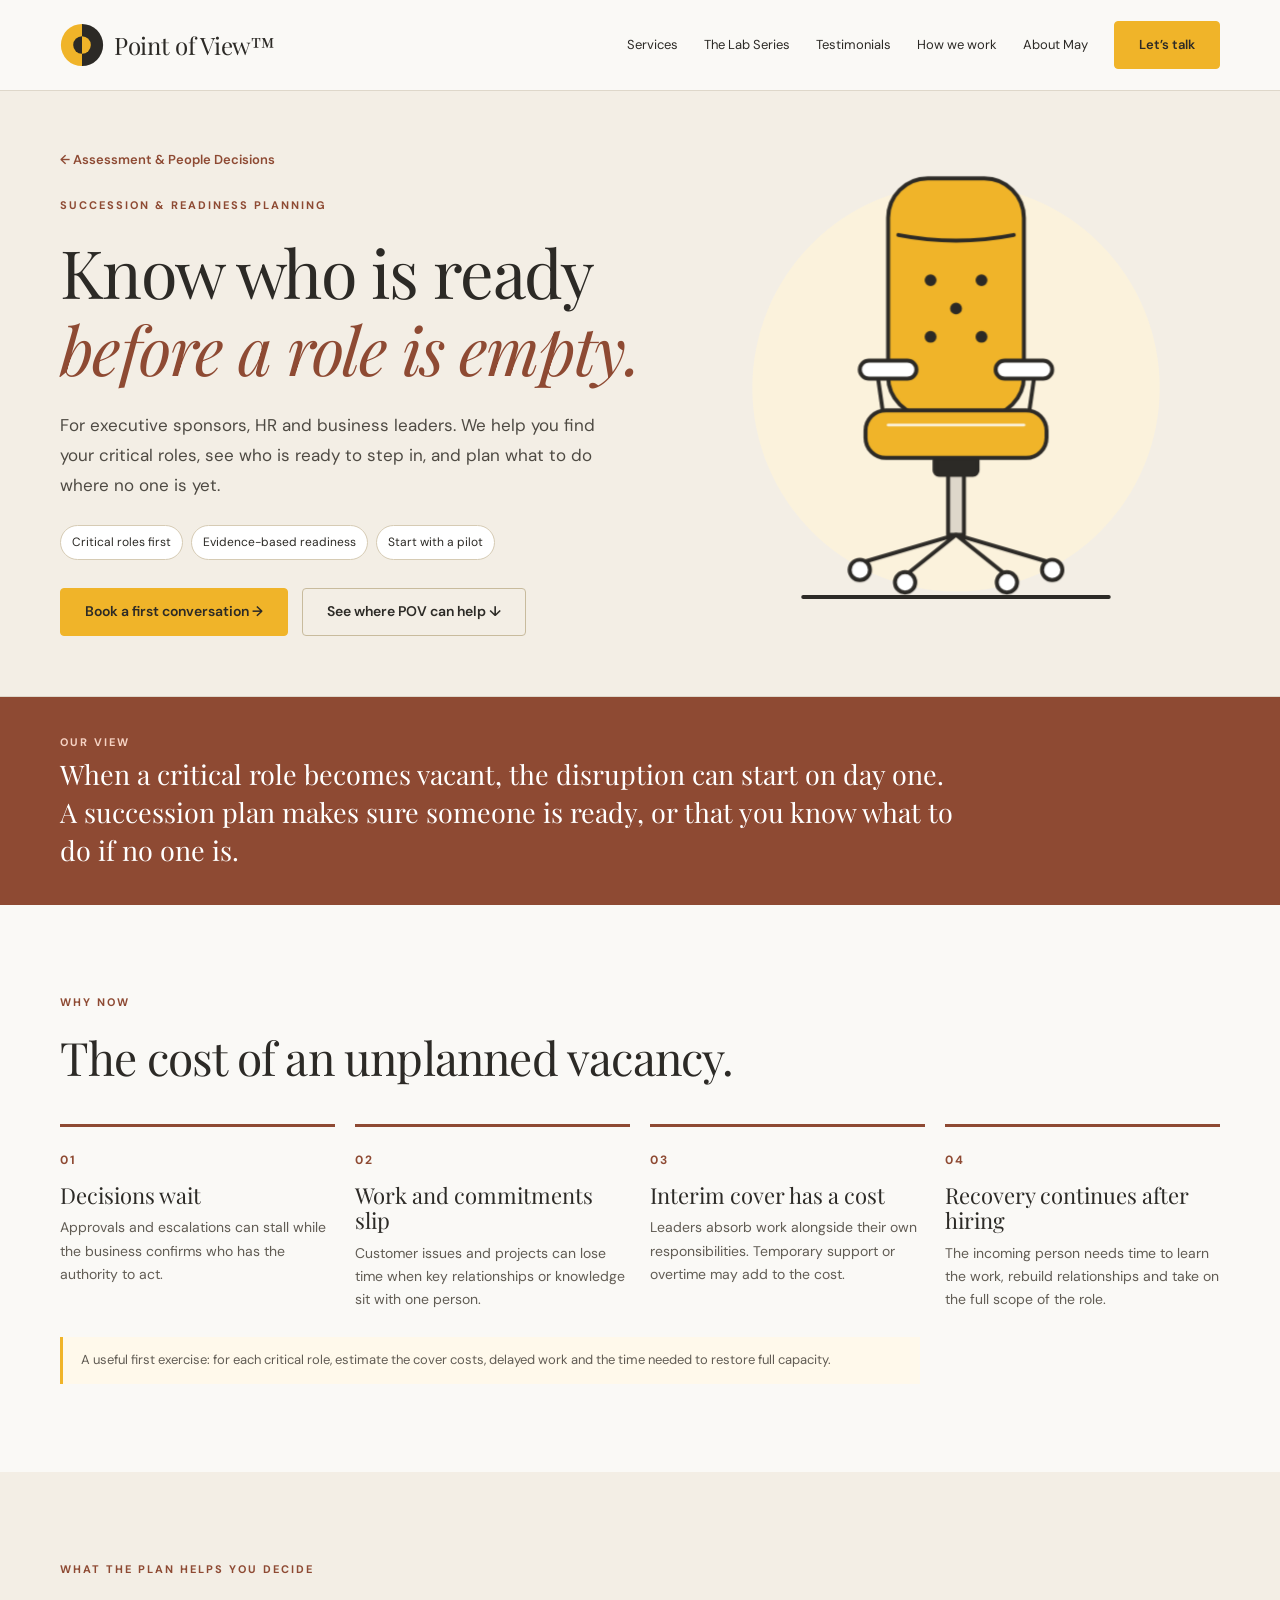
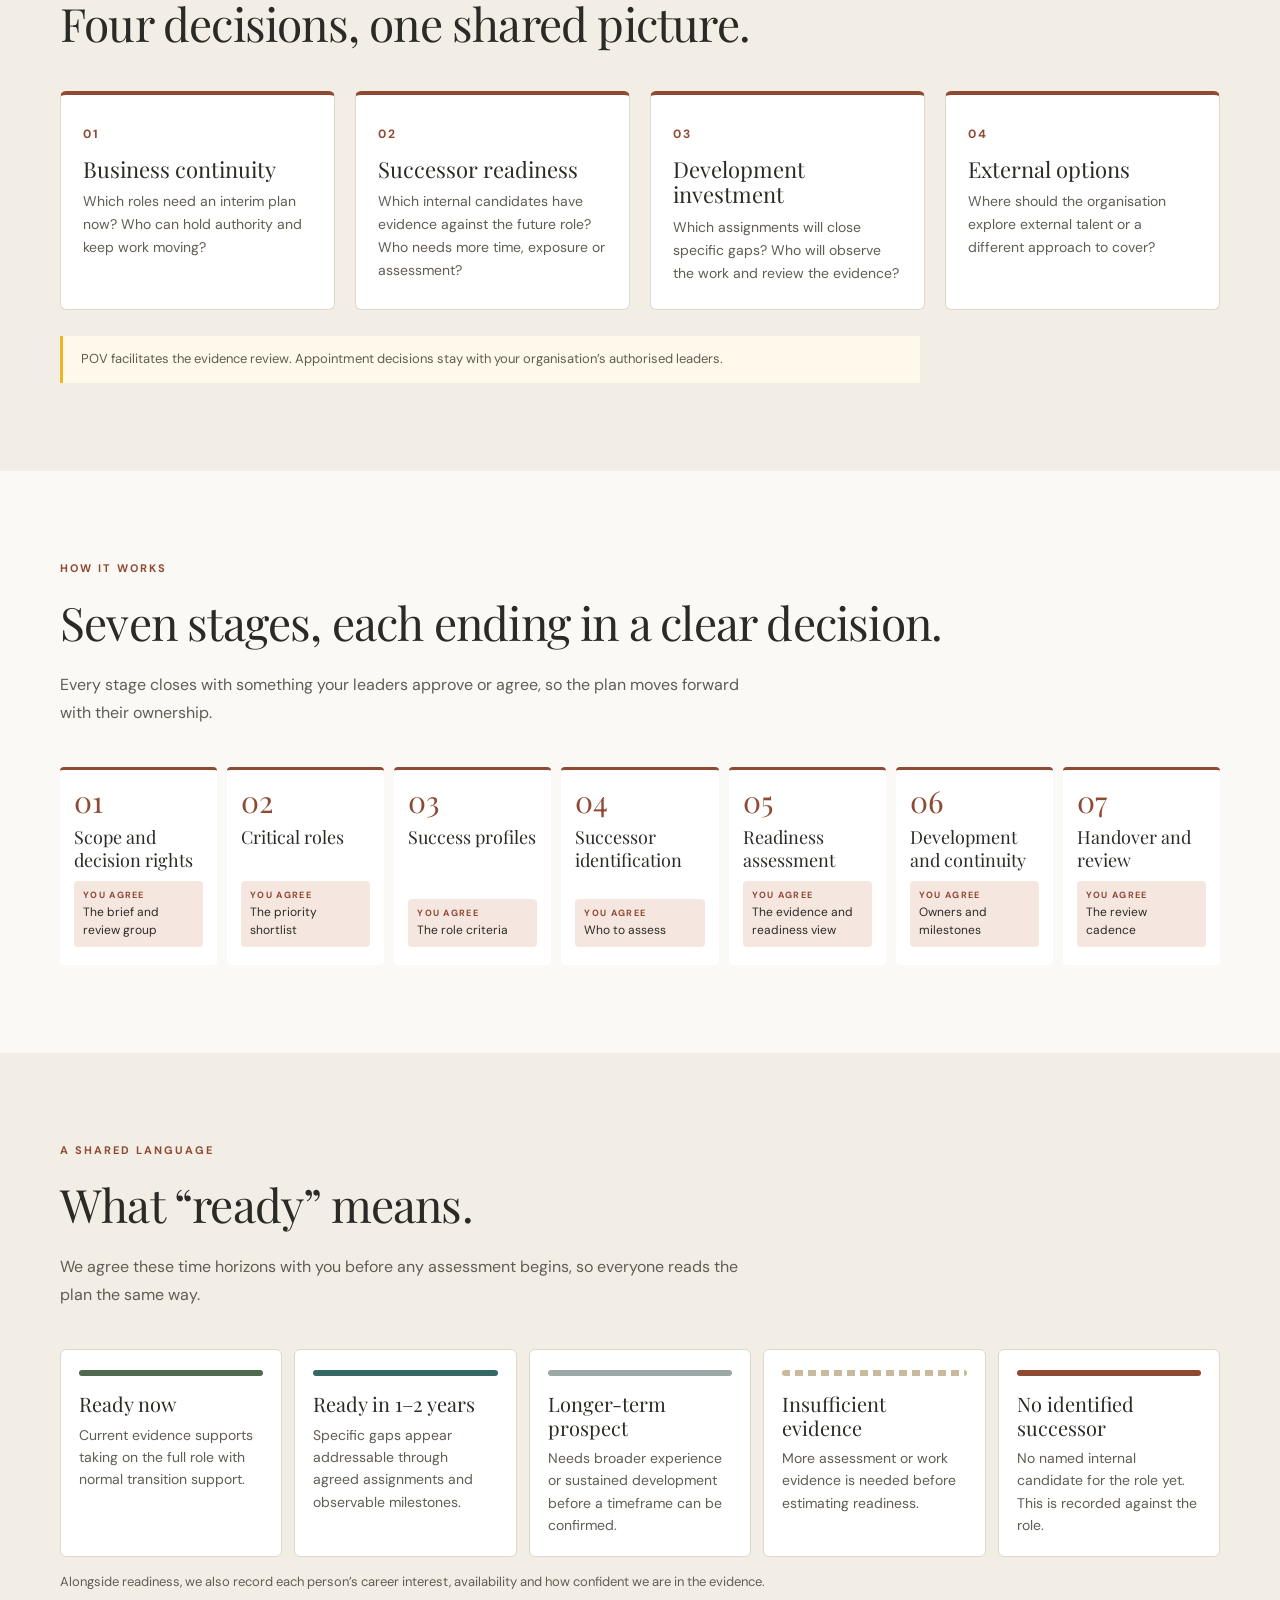
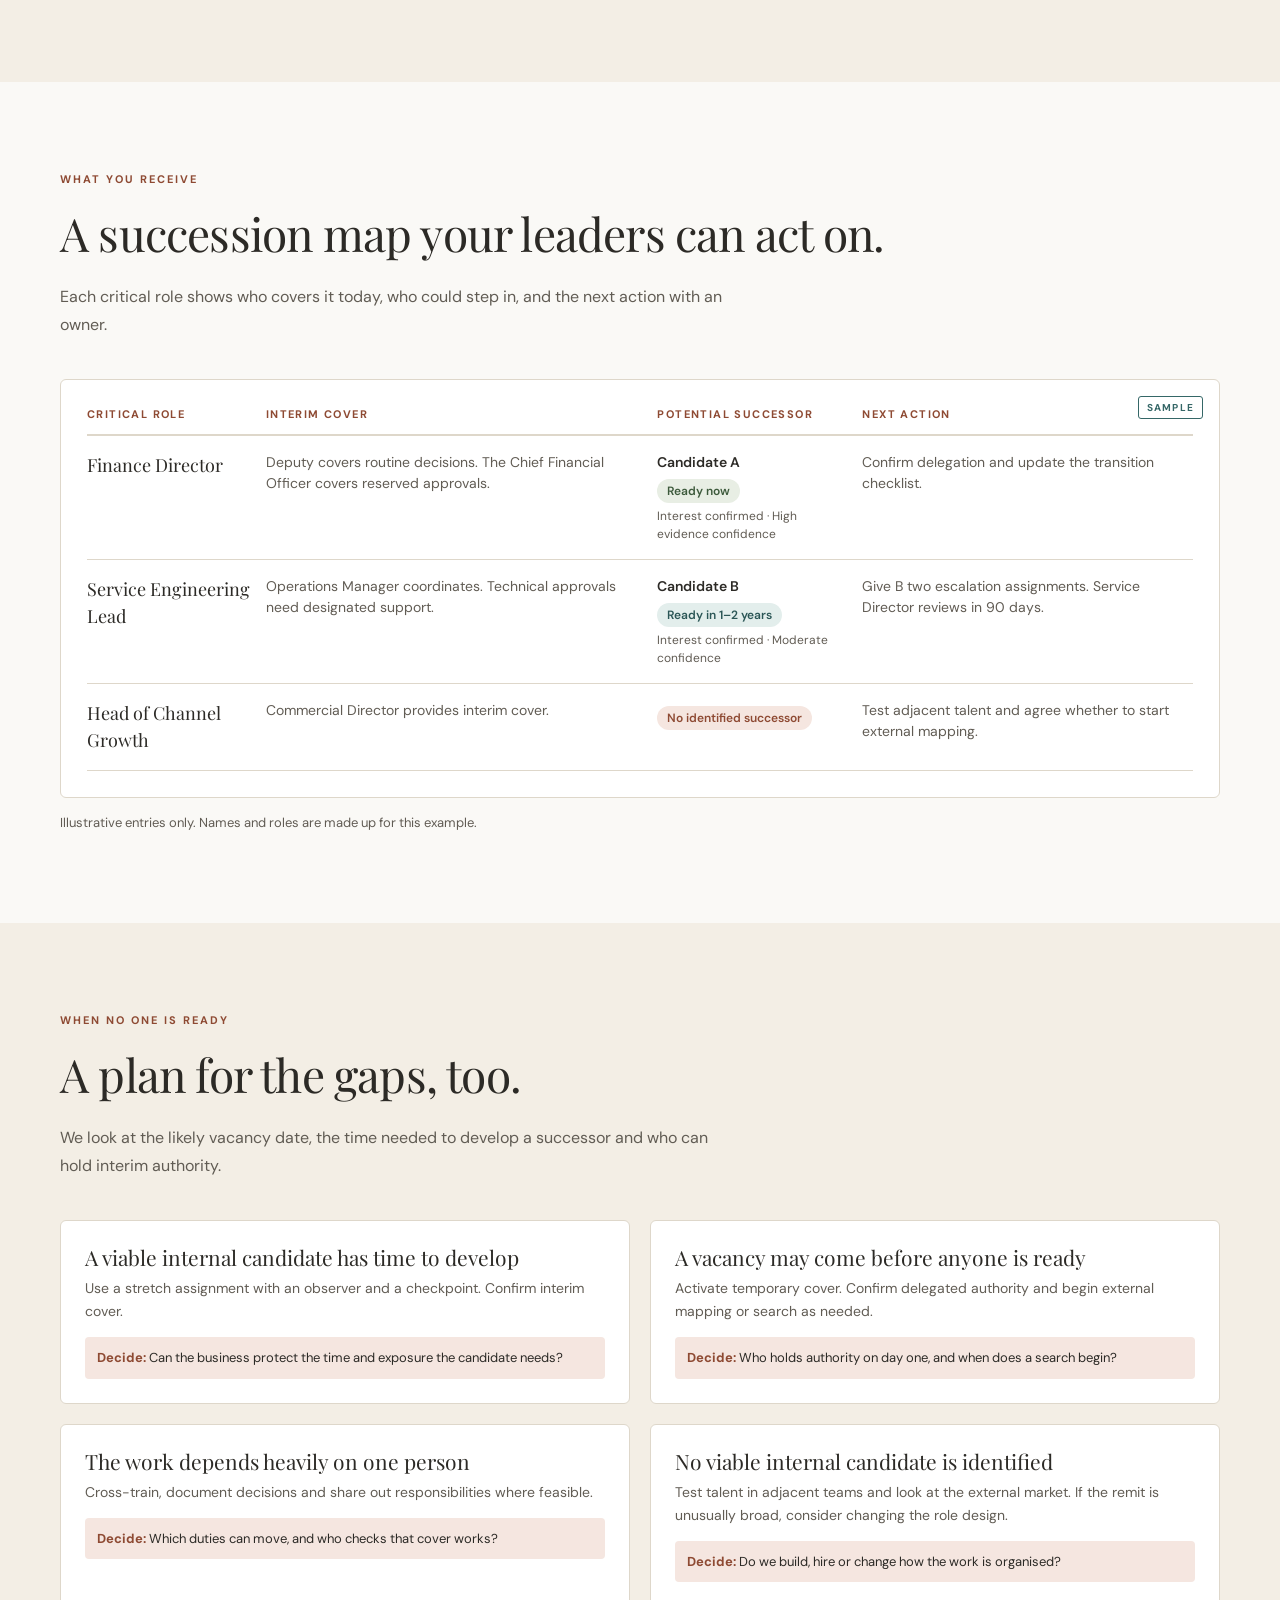
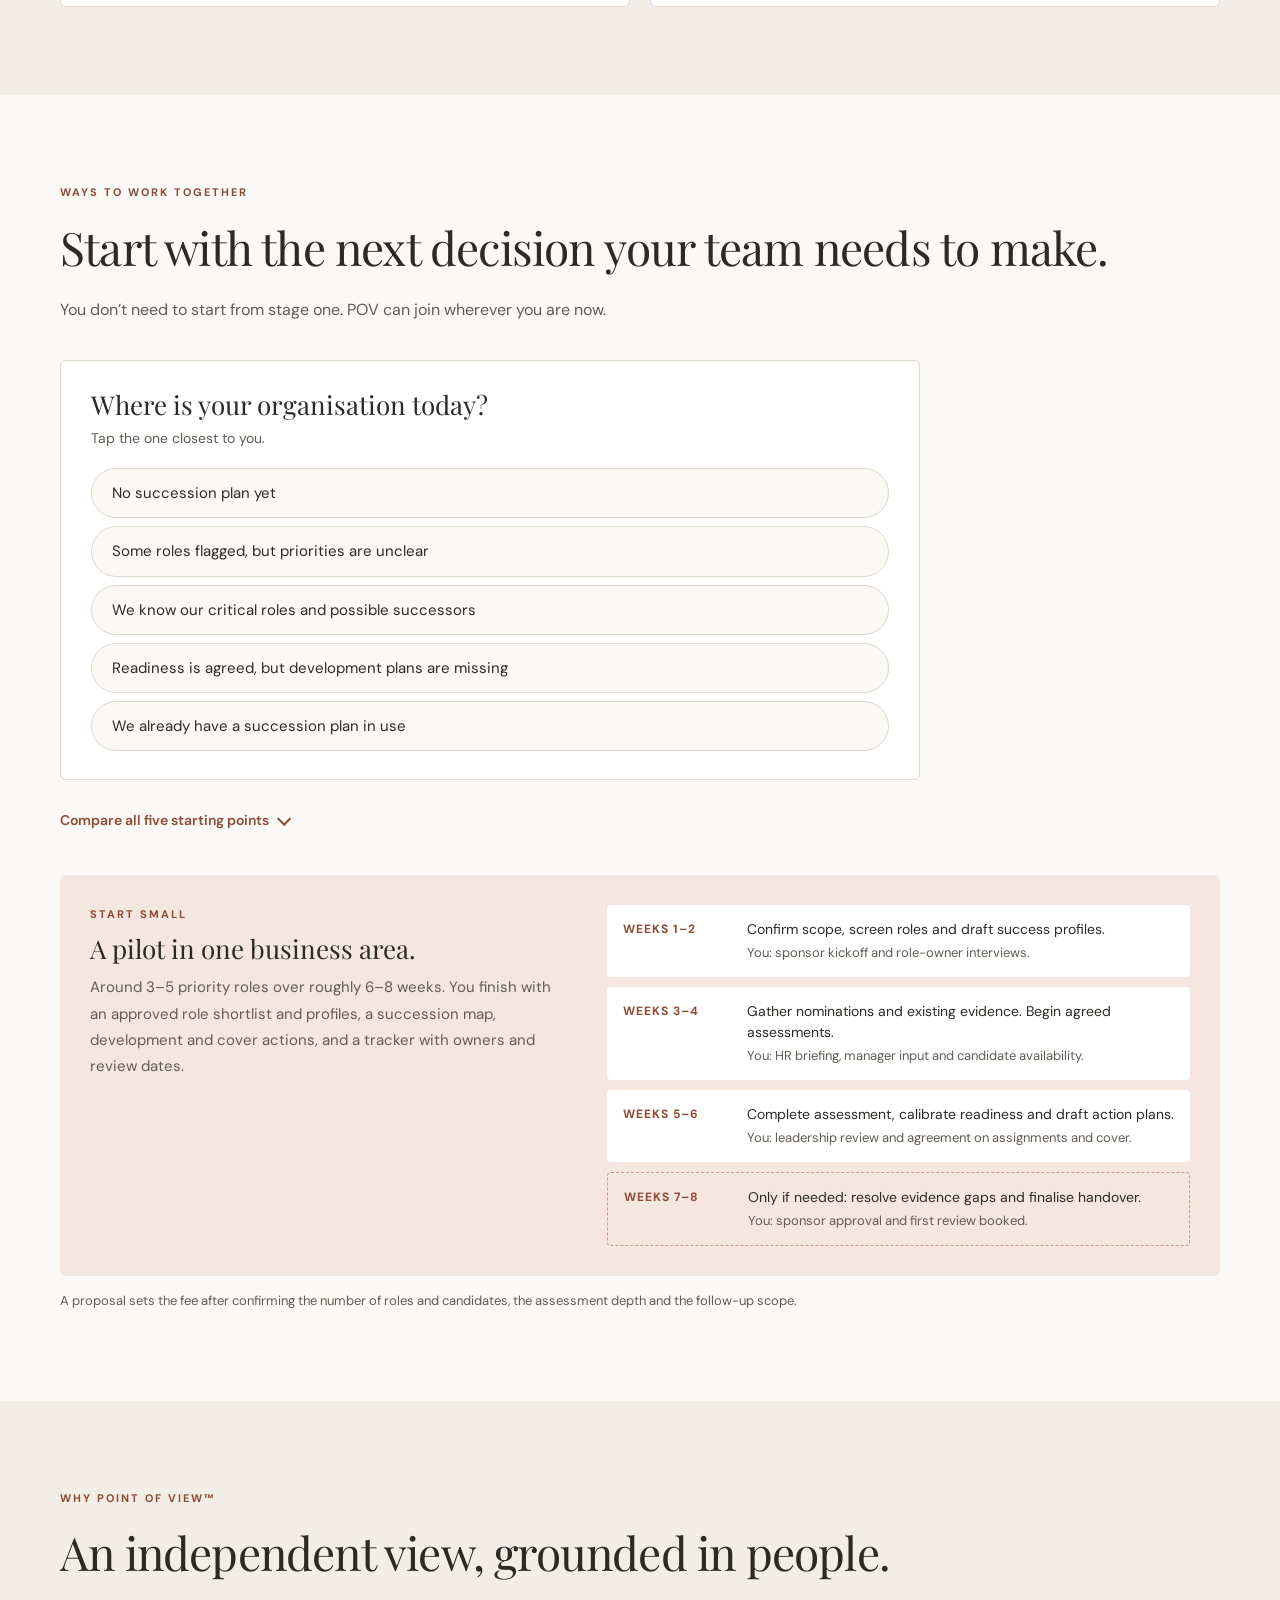
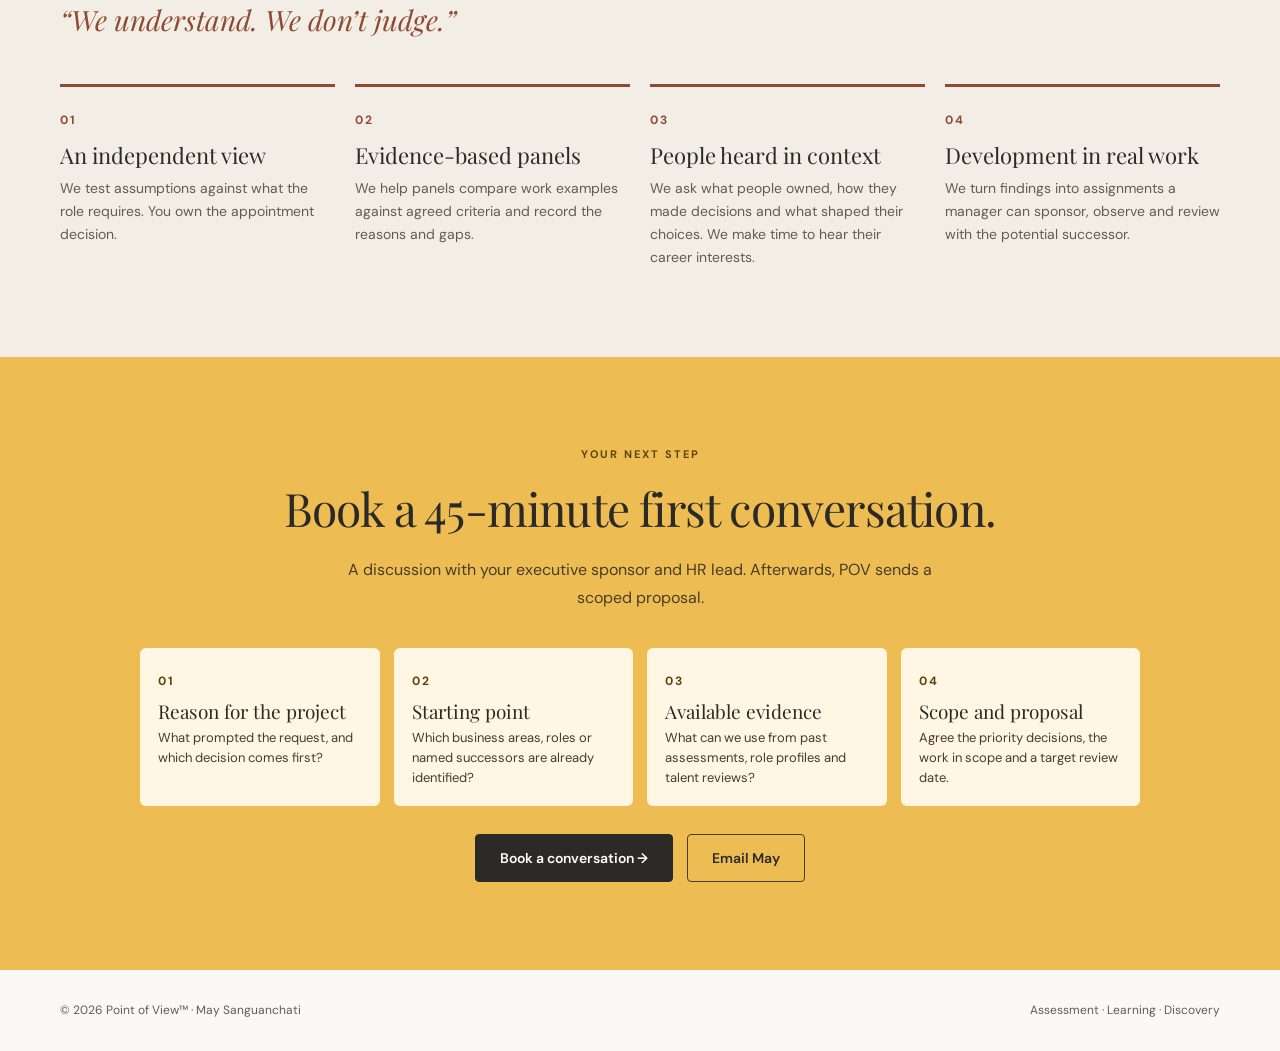
<file: succession/index.html>
<!doctype html>
<html lang="en"><head><meta charset="utf-8"><meta name="viewport" content="width=device-width,initial-scale=1">
<title>Succession &amp; Readiness Planning | Point of View™</title>
<meta name="description" content="Know who is ready for your critical roles, who is close, and what to do where no one is yet. Point of View™ helps leadership teams build evidence-based succession plans, starting with a pilot.">
<link rel="canonical" href="https://pointofview-pov.com/succession/">
<link href="https://fonts.googleapis.com/css2?family=Playfair+Display:ital,wght@0,400;0,700;1,400&family=DM+Sans:wght@400;500;600;700&display=swap" rel="stylesheet">
<style>
:root{--ink:#2c2a26;--muted:#615c54;--paper:#faf9f6;--cream:#f3eee5;--line:#ded7ca;--gold:#f0b429;--ochre:#805b0e;--teal:#356767;--sage:#50694f;--terra:#8e4a33;--tint:#f5e6e0}
*{box-sizing:border-box}html{scroll-behavior:smooth;scroll-padding-top:105px}
body{margin:0;background:var(--paper);color:var(--ink);font:16px/1.75 'DM Sans',Arial,sans-serif}
h1,h2,h3,h4,p,ul,ol{margin:0;padding:0}h1,h2,h3{font-family:'Playfair Display',Georgia,serif;line-height:1.16;font-weight:400}
h1{font-size:clamp(42px,5.2vw,68px);letter-spacing:-1.6px}h1 em{color:var(--terra)}h2{font-size:clamp(32px,3.6vw,46px);letter-spacing:-.8px}h3{font-size:24px}
p{color:var(--muted)}a{color:inherit;text-underline-offset:5px}ul,ol{list-style:none}img{max-width:100%;display:block}
a:focus-visible,button:focus-visible{outline:3px solid var(--teal);outline-offset:4px}
.wrap{width:min(1160px,calc(100% - 80px));margin:auto}.section{padding:88px 0}
.eyebrow{font-size:11px;letter-spacing:2px;text-transform:uppercase;font-weight:700;color:var(--terra);margin-bottom:18px}
.intro{max-width:680px;margin-top:22px}
.button{display:inline-flex;justify-content:center;align-items:center;min-height:48px;padding:12px 24px;background:var(--gold);border:1px solid var(--gold);border-radius:4px;font-size:14px;font-weight:600;text-decoration:none;line-height:1.5;color:var(--ink)}
.button:hover{background:#e4a923}.button.secondary{background:transparent;border-color:#c8bb9d}.button.secondary:hover{background:#fff}
.actions{display:flex;flex-wrap:wrap;gap:14px;margin-top:28px}
.skip{position:absolute;top:-100px;left:20px;background:#fff;padding:12px;z-index:200}.skip:focus{top:12px}
header{position:sticky;top:0;z-index:20;background:#faf9f6f5;border-bottom:1px solid var(--line)}
nav{min-height:90px;display:flex;align-items:center;justify-content:space-between;gap:24px}
.nav-links{display:flex;align-items:center;gap:26px}.nav-links a{font-size:13px;text-decoration:none}.nav-links a:hover{text-decoration:underline}.nav-links a.button:hover{text-decoration:none}
.menu-toggle{display:none;border:1px solid var(--line);background:transparent;padding:10px 16px;font:inherit}
.brand{display:inline-flex;align-items:center;gap:10px;text-decoration:none;color:#2c2a26}.brand-mark{display:block;width:44px;height:44px;flex:0 0 44px}.brand-name{font-family:'Playfair Display',Georgia,serif;font-size:24px;line-height:1;letter-spacing:-.3px;white-space:nowrap}
.hero{background:var(--cream);overflow:hidden;border-bottom:1px solid var(--line)}.hero-grid{display:grid;grid-template-columns:1.12fr 1fr;align-items:center;gap:40px;padding-top:54px;padding-bottom:60px}
.back{display:inline-block;font-size:13px;font-weight:600;text-decoration:none;color:var(--terra);margin-bottom:24px}.back:hover{text-decoration:underline}
.lead{max-width:540px;font-size:17px;margin-top:24px;color:#4e4a43}
.tags{display:flex;gap:8px;flex-wrap:wrap;margin-top:24px}.tags span{font-size:12px;padding:6px 11px;border:1px solid #d6cbb4;border-radius:30px;background:#fff;white-space:nowrap}
.hero-art{margin:0;justify-self:center;width:min(100%,430px)}.hero-art svg{display:block;width:100%;height:auto}
.hero-art{overflow:visible}
.chair{animation:rollIn 1.6s cubic-bezier(.22,.9,.3,1) .3s both}
@keyframes rollIn{0%{transform:translateX(420px);opacity:0}15%{opacity:1}78%{transform:translateX(-14px)}100%{transform:translateX(0)}}
.seat{transform-box:view-box;transform-origin:500px 680px;animation:settle 1.6s ease-out .3s both}
@keyframes settle{0%,60%{transform:rotate(4deg)}82%{transform:rotate(-2deg)}100%{transform:rotate(0)}}
.spark{opacity:0;animation:twinkle 2.8s ease-in-out 1.9s infinite alternate}.spark.s2{animation-delay:2.5s}.spark.s3{animation-delay:3.1s}
@keyframes twinkle{from{opacity:.2}to{opacity:1}}
.hypo{background:var(--terra)}.hypo .wrap{padding-top:36px;padding-bottom:36px}.hypo .label{font-size:11px;font-weight:700;letter-spacing:2px;text-transform:uppercase;color:#f6d3c4}.hypo p{font-family:'Playfair Display',Georgia,serif;font-size:clamp(21px,2.4vw,27px);line-height:1.4;color:#fff;margin-top:4px;max-width:900px}
.grid4{display:grid;grid-template-columns:repeat(4,minmax(0,1fr));gap:20px;margin-top:40px}
.pt{border-top:3px solid var(--terra);padding-top:18px}.pt .num{font-size:12px;letter-spacing:2px;color:var(--terra);font-weight:700}.pt h3{font-size:22px;margin:10px 0 8px}.pt p{font-size:14px;line-height:1.65}
.card{background:#fff;border:1px solid var(--line);border-top:4px solid var(--terra);border-radius:6px;padding:24px 22px}.card .num{font-size:12px;letter-spacing:2px;color:var(--terra);font-weight:700}.card h3{font-size:22px;margin:10px 0 8px}.card p{font-size:14px;line-height:1.65}
.note{margin-top:26px;font-size:13px;border-left:3px solid var(--gold);padding:12px 18px;background:#fff9eb;max-width:860px}
.tinted{background:var(--cream)}
.flow{display:grid;grid-template-columns:repeat(7,minmax(0,1fr));gap:10px;margin-top:40px}
.flow li{background:#fff;border-top:3px solid var(--terra);border-radius:4px;padding:16px 14px 18px;display:flex;flex-direction:column}
.flow .num{font-family:'Playfair Display',Georgia,serif;font-size:30px;line-height:1;color:var(--terra)}.flow h3{font-size:18px;margin:10px 0 10px;line-height:1.25}
.flow .gate{margin-top:auto;font-size:12px;line-height:1.5;color:var(--ink);background:var(--tint);border-radius:4px;padding:8px 9px}.flow .gate b{display:block;font-size:9px;letter-spacing:1.3px;text-transform:uppercase;color:var(--terra)}
.levels{display:grid;grid-template-columns:repeat(5,minmax(0,1fr));gap:12px;margin-top:40px}
.lv{border-radius:6px;padding:20px 18px;background:#fff;border:1px solid var(--line)}.lv .bar{height:6px;border-radius:3px;margin-bottom:16px}.lv h3{font-size:20px;margin-bottom:8px}.lv p{font-size:14px;line-height:1.6}
.lv1 .bar{background:#50694f}.lv2 .bar{background:#356767}.lv3 .bar{background:#9aa9a6}.lv4 .bar{background:repeating-linear-gradient(90deg,#c8bb9d 0 8px,transparent 8px 13px)}.lv5 .bar{background:var(--terra)}
.map-wrap{margin-top:40px;background:#fff;border:1px solid var(--line);border-radius:6px;padding:26px;position:relative;overflow-x:auto}
.stamp{position:absolute;top:16px;right:16px;font-size:10px;font-weight:700;letter-spacing:1.2px;text-transform:uppercase;color:var(--teal);border:1px solid var(--teal);border-radius:3px;padding:2px 8px;background:#fff}
table.map{width:100%;min-width:760px;border-collapse:collapse;font-size:14px;line-height:1.5}
table.map th{text-align:left;font-size:11px;letter-spacing:1.4px;text-transform:uppercase;color:var(--terra);padding:0 14px 12px 0;border-bottom:2px solid var(--line)}
table.map td{padding:16px 14px 16px 0;border-bottom:1px solid var(--line);vertical-align:top;color:var(--muted)}
table.map td:first-child{font-family:'Playfair Display',Georgia,serif;font-size:18px;color:var(--ink)}
.who{display:block;font-weight:600;color:var(--ink)}.chip{display:inline-block;font-size:12px;font-weight:600;border-radius:999px;padding:3px 10px;margin:6px 0 4px}
.c-now{background:#e8eee4;color:#3d5a3c}.c-1{background:#e3eeec;color:#2b5656}.c-none{background:var(--tint);color:var(--terra)}.meta{display:block;font-size:12px}
.small{font-size:13px;margin-top:14px}
.sit{display:grid;grid-template-columns:repeat(2,minmax(0,1fr));gap:20px;margin-top:40px}
.sit article{background:#fff;border:1px solid var(--line);border-radius:6px;padding:24px}.sit h3{font-size:21px;margin-bottom:8px}.sit p{font-size:14px;line-height:1.65}
.sit .q{margin-top:14px;font-size:13px;color:var(--ink);background:var(--tint);border-radius:4px;padding:10px 12px}.sit .q b{color:var(--terra)}
.opts{margin-top:40px;display:grid;gap:12px}
.opt{display:grid;grid-template-columns:1fr 1.1fr 1.4fr;gap:24px;background:#fff;border:1px solid var(--line);border-left:4px solid var(--terra);border-radius:6px;padding:20px 24px;align-items:start}
.opt .mini{display:block;font-size:10px;font-weight:700;letter-spacing:1.5px;text-transform:uppercase;color:var(--terra);margin-bottom:4px}
.opt h3{font-size:21px}.opt .st{font-size:12px;color:var(--muted);margin-top:2px}.opt p{font-size:14px;line-height:1.6}.opt .where{font-size:15px;color:var(--ink);line-height:1.5}
.pilot{margin-top:36px;background:var(--tint);border-radius:6px;padding:30px;display:grid;grid-template-columns:.9fr 1.1fr;gap:40px}
.pilot h3{font-size:26px}.pilot>div>p{font-size:15px;margin-top:10px}
.weeks{display:grid;gap:10px}.wk{background:#fff;border-radius:4px;padding:14px 16px;display:grid;grid-template-columns:110px 1fr;gap:14px}.wk b{font-size:12px;letter-spacing:1px;text-transform:uppercase;color:var(--terra)}.wk p{font-size:14px;line-height:1.55;color:var(--ink)}.wk span{display:block;font-size:13px;color:var(--muted);margin-top:2px}
.wk.opt-wk{border:1.5px dashed #c99a87;background:transparent}
.picker{margin-top:36px;background:#fff;border:1px solid var(--line);border-radius:6px;padding:28px 30px;max-width:860px}
.picker[hidden],.pk-res[hidden]{display:none!important}
.pk-q{font-family:'Playfair Display',Georgia,serif;font-size:26px;line-height:1.25;color:var(--ink)}
.pk-sub{font-size:14px;margin-top:4px}
.pk-opts{display:flex;flex-direction:column;gap:8px;margin-top:18px}
.pk-o{font:inherit;font-size:15px;text-align:left;cursor:pointer;background:var(--paper);border:1.5px solid var(--line);border-radius:999px;padding:11px 20px;color:var(--ink);transition:border-color .2s,background .2s}
.pk-o:hover{border-color:var(--terra)}.pk-o[aria-pressed="true"]{background:var(--terra);border-color:var(--terra);color:#fff}
.pk-o:focus-visible{outline:3px solid var(--teal);outline-offset:3px}
.pk-res{margin-top:18px;background:var(--tint);border-left:4px solid var(--terra);border-radius:4px;padding:20px 22px;animation:pkIn .4s ease}
@keyframes pkIn{from{opacity:0;transform:translateY(8px)}to{opacity:1;transform:none}}
.pk-lab{font-size:11px;font-weight:700;letter-spacing:1.6px;text-transform:uppercase;color:var(--terra)}
.pk-svc{font-family:'Playfair Display',Georgia,serif;font-size:24px;color:var(--ink);margin-top:4px}
.pk-st{font-size:13px;margin-top:2px}
.pk-txt{font-size:15px;color:var(--ink);margin-top:12px}
.pk-first{font-size:14px;margin-top:8px}
.pk-res .button{margin-top:16px}
.pk-jr{position:relative;height:100px;margin:18px 6px 4px}
.pk-line{position:absolute;left:4%;right:4%;top:70px;height:4px;background:#e3d3c9;border-radius:2px}
.pk-fill{position:absolute;top:70px;height:4px;background:var(--terra);border-radius:2px;transition:left 1.1s cubic-bezier(.3,.8,.3,1),width 1.1s cubic-bezier(.3,.8,.3,1)}
.pk-dot{position:absolute;top:58px;width:28px;height:28px;margin-left:-14px;border-radius:50%;background:#fff;border:2px solid #d8c4b8;font-size:12px;font-weight:600;color:#9a8a80;display:flex;align-items:center;justify-content:center;transition:background .4s,border-color .4s,color .4s}
.pk-dot.in{background:var(--terra);border-color:var(--terra);color:#fff}
.pk-chair{position:absolute;top:0;width:25px;height:auto;margin-left:-12.5px;transition:left 1.4s cubic-bezier(.3,.8,.3,1);transform-origin:50% 90%}
.pk-chair.go{animation:pkWob 1.4s ease-in-out}
@keyframes pkWob{0%,100%{transform:rotate(0)}25%{transform:rotate(-6deg)}60%{transform:rotate(3deg)}}
.pk-names{display:flex;justify-content:space-between;font-size:11px;line-height:1.3;color:#9a8a80;margin:0 0 12px}
.pk-names span{width:14.28%;text-align:center}.pk-names span.in{color:var(--terra);font-weight:600}
.pk-st{margin-top:0!important}
@media(max-width:560px){.pk-names{display:none}.pk-jr{margin-bottom:10px}}
@media(prefers-reduced-motion:reduce){.pk-chair,.pk-fill{transition:none}.pk-chair.go{animation:none}}
.pk-compare{margin-top:22px;max-width:100%}
.pk-compare summary{display:inline-flex;align-items:center;gap:8px;cursor:pointer;font-size:14px;font-weight:600;color:var(--terra);list-style:none;padding:6px 0}
.pk-compare summary::-webkit-details-marker{display:none}
.pk-compare summary::after{content:"";width:8px;height:8px;border-right:2px solid currentColor;border-bottom:2px solid currentColor;transform:rotate(45deg) translateY(-3px);transition:transform .2s}
.pk-compare[open] summary::after{transform:rotate(-135deg) translateY(-1px)}
.pk-compare summary:hover{text-decoration:underline;text-underline-offset:4px}
.pk-compare summary:focus-visible{outline:3px solid var(--teal);outline-offset:3px}
.pk-compare .opts{margin-top:14px}
@media(prefers-reduced-motion:reduce){.pk-res{animation:none}}
@media(max-width:760px){.picker{padding:22px 18px}.pk-o{border-radius:14px;padding:11px 16px}}
.quote{font-family:'Playfair Display',Georgia,serif;font-style:italic;font-size:clamp(22px,2.4vw,28px);color:var(--terra);margin-top:16px}
.contact{background:#edbd54;text-align:center}.contact .eyebrow{color:#5f4408}.contact>.wrap>p{max-width:620px;margin:20px auto;color:#493c28}.contact .actions{justify-content:center}
.contact .button{background:var(--ink);border-color:var(--ink);color:#fff}.contact .button.secondary{background:transparent;color:var(--ink);border-color:#493c28}
.agenda{display:grid;grid-template-columns:repeat(4,minmax(0,1fr));gap:14px;margin:36px auto 8px;max-width:1000px;text-align:left}
.agenda li{background:#fff7e3;border-radius:6px;padding:18px}.agenda .num{font-size:12px;font-weight:700;letter-spacing:2px;color:#5f4408}.agenda h3{font-size:19px;margin:6px 0}.agenda p{font-size:13px;line-height:1.55;color:#493c28}
footer{padding:30px 0;font-size:12px;color:var(--muted)}footer .wrap{display:flex;justify-content:space-between;gap:20px}
@media(max-width:1100px){.flow{grid-template-columns:repeat(4,minmax(0,1fr))}.levels{grid-template-columns:repeat(3,minmax(0,1fr))}}
@media(max-width:1040px){.grid4,.agenda{grid-template-columns:1fr 1fr}.nav-links{gap:15px}.pilot{grid-template-columns:1fr;gap:24px}.opt{grid-template-columns:1fr 1fr}.opt p.what{grid-column:1/-1}}
@media(max-width:760px){.wrap{width:calc(100% - 40px)}nav{min-height:78px}.menu-toggle{display:block}
.nav-links{display:none;position:absolute;top:100%;left:0;right:0;background:var(--paper);border-bottom:1px solid var(--line);padding:20px;flex-direction:column;align-items:stretch;gap:0}.nav-links.open{display:flex}.nav-links a{padding:12px}
.section{padding:58px 0}.hero-grid{grid-template-columns:1fr;padding-top:32px;padding-bottom:40px;gap:28px}.hero-art{width:min(100%,300px)}.lead{font-size:16px}
.flow{grid-template-columns:1fr 1fr}.levels,.sit{grid-template-columns:1fr}.opt{grid-template-columns:1fr;gap:10px}.wk{grid-template-columns:1fr;gap:4px}.pilot{padding:22px}.map-wrap{padding:20px}
.brand-mark{width:38px;height:38px;flex-basis:38px}.brand-name{font-size:21px}footer .wrap{flex-direction:column;gap:8px}html{scroll-padding-top:95px}}
@media(max-width:760px){.map-wrap{overflow:visible;padding:16px}.stamp{position:static;display:inline-block;margin-bottom:12px}table.map{min-width:0}table.map thead{display:none}table.map,table.map tbody,table.map tr,table.map td{display:block;width:100%}table.map tr{border-bottom:1px solid var(--line);padding:6px 0 12px}table.map tr:last-child{border-bottom:none}table.map td{border:none;padding:6px 0}table.map td:not(:first-child)::before{content:attr(data-label);display:block;font-size:10px;font-weight:700;letter-spacing:1.3px;text-transform:uppercase;color:var(--terra)}}
@media(max-width:480px){.grid4,.agenda,.flow{grid-template-columns:1fr}}
@media(prefers-reduced-motion:reduce){html{scroll-behavior:auto}.chair,.seat{animation:none}.spark{animation:none;opacity:1}}
@media print{header,.actions,.skip{display:none}.hero,.tinted{background:#fff}.section{padding:36px 0}}
</style></head><body>
<a class="skip" href="#main">Skip to content</a>
<header><nav class="wrap" aria-label="Main navigation"><a class="brand" href="/" aria-label="Point of View home"><svg class="brand-mark" viewBox="0 0 100 100" aria-hidden="true"><path d="M50 2a48 48 0 0 0 0 96z" fill="#f0b429"/><path d="M50 2a48 48 0 0 1 0 96z" fill="#2c2a26"/><path d="M50 30a20 20 0 0 0 0 40z" fill="#2c2a26"/><path d="M50 30a20 20 0 0 1 0 40z" fill="#f0b429"/></svg><span class="brand-name">Point of View™</span></a><button class="menu-toggle" aria-expanded="false" aria-controls="navigation">Menu</button><div class="nav-links" id="navigation"><a href="/#services">Services</a><a href="/#learning-labs">The Lab Series</a><a href="/#testimonials">Testimonials</a><a href="/#how-it-works">How we work</a><a href="/#about">About May</a><a class="button" href="#contact">Let’s talk</a></div></nav></header>
<main id="main">

<section class="hero"><div class="wrap hero-grid"><div>
<a class="back" href="/#assessment">← Assessment &amp; People Decisions</a>
<div class="eyebrow">Succession &amp; Readiness Planning</div>
<h1>Know who is ready <em>before a role is empty.</em></h1>
<p class="lead">For executive sponsors, HR and business leaders. We help you find your critical roles, see who is ready to step in, and plan what to do where no one is yet.</p>
<div class="tags"><span>Critical roles first</span><span>Evidence-based readiness</span><span>Start with a pilot</span></div>
<div class="actions"><a class="button" href="#contact">Book a first conversation →</a><a class="button secondary" href="#ways">See where POV can help ↓</a></div>
</div>
<figure class="hero-art"><svg viewBox="120 150 760 790" role="img" aria-label="An empty executive chair rolling into place, ready for the next leader">
<circle cx="500" cy="540" r="360" fill="#fbf2dc"/>
<g stroke-linecap="round" stroke-width="6" fill="none"><path class="spark" d="M200 300 h40 M220 280 v40" stroke="#d29a1f"/><path class="spark s2" d="M780 420 h36 M798 402 v36" stroke="#e9cf8e"/><path class="spark s3" d="M230 690 h32 M246 674 v32" stroke="#e9cf8e"/></g>
<line x1="230" y1="910" x2="770" y2="910" stroke="#2c2a26" stroke-width="7" stroke-linecap="round"/>
<g class="chair" stroke="#2c2a26" stroke-width="7" stroke-linecap="round" stroke-linejoin="round">
<line x1="500" y1="690" x2="500" y2="800"/><rect x="486" y="690" width="28" height="110" fill="#ded7ca"/>
<path d="M500 800 L330 850 M500 800 L670 850 M500 800 L410 872 M500 800 L590 872" fill="none"/>
<circle class="wheel" cx="330" cy="862" r="18" fill="#fff"/><circle class="wheel" cx="670" cy="862" r="18" fill="#fff"/><circle class="wheel" cx="410" cy="884" r="18" fill="#fff"/><circle class="wheel" cx="590" cy="884" r="18" fill="#fff"/>
<rect x="462" y="660" width="76" height="34" rx="8" fill="#2c2a26"/>
<g class="seat"><rect x="380" y="170" width="240" height="420" rx="70" fill="#f0b429"/><path d="M398 270 Q500 290 602 270" fill="none"/>
<circle cx="455" cy="350" r="7" fill="#2c2a26"/><circle cx="545" cy="350" r="7" fill="#2c2a26"/><circle cx="455" cy="450" r="7" fill="#2c2a26"/><circle cx="545" cy="450" r="7" fill="#2c2a26"/><circle cx="500" cy="400" r="7" fill="#2c2a26"/>
<path d="M362 522 L372 592 M638 522 L628 592" fill="none"/><rect x="330" y="492" width="100" height="32" rx="16" fill="#fff"/><rect x="570" y="492" width="100" height="32" rx="16" fill="#fff"/>
<rect x="340" y="580" width="320" height="84" rx="36" fill="#f0b429"/><path d="M380 606 H620" stroke="#fbf2dc" stroke-width="5"/></g>
</g></svg></figure></div></section>

<section class="hypo" aria-label="Our view"><div class="wrap"><div class="label">Our view</div><p>When a critical role becomes vacant, the disruption can start on day one. A succession plan makes sure someone is ready, or that you know what to do if no one is.</p></div></section>

<section class="section"><div class="wrap"><div class="eyebrow">Why now</div><h2>The cost of an unplanned vacancy.</h2>
<div class="grid4">
<div class="pt"><span class="num">01</span><h3>Decisions wait</h3><p>Approvals and escalations can stall while the business confirms who has the authority to act.</p></div>
<div class="pt"><span class="num">02</span><h3>Work and commitments slip</h3><p>Customer issues and projects can lose time when key relationships or knowledge sit with one person.</p></div>
<div class="pt"><span class="num">03</span><h3>Interim cover has a cost</h3><p>Leaders absorb work alongside their own responsibilities. Temporary support or overtime may add to the cost.</p></div>
<div class="pt"><span class="num">04</span><h3>Recovery continues after hiring</h3><p>The incoming person needs time to learn the work, rebuild relationships and take on the full scope of the role.</p></div>
</div><p class="note">A useful first exercise: for each critical role, estimate the cover costs, delayed work and the time needed to restore full capacity.</p></div></section>

<section class="section tinted"><div class="wrap"><div class="eyebrow">What the plan helps you decide</div><h2>Four decisions, one shared picture.</h2>
<div class="grid4">
<article class="card"><span class="num">01</span><h3>Business continuity</h3><p>Which roles need an interim plan now? Who can hold authority and keep work moving?</p></article>
<article class="card"><span class="num">02</span><h3>Successor readiness</h3><p>Which internal candidates have evidence against the future role? Who needs more time, exposure or assessment?</p></article>
<article class="card"><span class="num">03</span><h3>Development investment</h3><p>Which assignments will close specific gaps? Who will observe the work and review the evidence?</p></article>
<article class="card"><span class="num">04</span><h3>External options</h3><p>Where should the organisation explore external talent or a different approach to cover?</p></article>
</div><p class="note">POV facilitates the evidence review. Appointment decisions stay with your organisation’s authorised leaders.</p></div></section>

<section class="section"><div class="wrap"><div class="eyebrow">How it works</div><h2>Seven stages, each ending in a clear decision.</h2><p class="intro">Every stage closes with something your leaders approve or agree, so the plan moves forward with their ownership.</p>
<ol class="flow">
<li><span class="num">01</span><h3>Scope and decision rights</h3><p class="gate"><b>You agree</b>The brief and review group</p></li>
<li><span class="num">02</span><h3>Critical roles</h3><p class="gate"><b>You agree</b>The priority shortlist</p></li>
<li><span class="num">03</span><h3>Success profiles</h3><p class="gate"><b>You agree</b>The role criteria</p></li>
<li><span class="num">04</span><h3>Successor identification</h3><p class="gate"><b>You agree</b>Who to assess</p></li>
<li><span class="num">05</span><h3>Readiness assessment</h3><p class="gate"><b>You agree</b>The evidence and readiness view</p></li>
<li><span class="num">06</span><h3>Development and continuity</h3><p class="gate"><b>You agree</b>Owners and milestones</p></li>
<li><span class="num">07</span><h3>Handover and review</h3><p class="gate"><b>You agree</b>The review cadence</p></li>
</ol></div></section>

<section class="section tinted"><div class="wrap"><div class="eyebrow">A shared language</div><h2>What “ready” means.</h2><p class="intro">We agree these time horizons with you before any assessment begins, so everyone reads the plan the same way.</p>
<div class="levels">
<article class="lv lv1"><div class="bar"></div><h3>Ready now</h3><p>Current evidence supports taking on the full role with normal transition support.</p></article>
<article class="lv lv2"><div class="bar"></div><h3>Ready in 1–2 years</h3><p>Specific gaps appear addressable through agreed assignments and observable milestones.</p></article>
<article class="lv lv3"><div class="bar"></div><h3>Longer-term prospect</h3><p>Needs broader experience or sustained development before a timeframe can be confirmed.</p></article>
<article class="lv lv4"><div class="bar"></div><h3>Insufficient evidence</h3><p>More assessment or work evidence is needed before estimating readiness.</p></article>
<article class="lv lv5"><div class="bar"></div><h3>No identified successor</h3><p>No named internal candidate for the role yet. This is recorded against the role.</p></article>
</div><p class="small">Alongside readiness, we also record each person’s career interest, availability and how confident we are in the evidence.</p></div></section>

<section class="section"><div class="wrap"><div class="eyebrow">What you receive</div><h2>A succession map your leaders can act on.</h2><p class="intro">Each critical role shows who covers it today, who could step in, and the next action with an owner.</p>
<div class="map-wrap"><span class="stamp">Sample</span>
<table class="map"><thead><tr><th>Critical role</th><th>Interim cover</th><th>Potential successor</th><th>Next action</th></tr></thead><tbody>
<tr><td data-label="Critical role">Finance Director</td><td data-label="Interim cover">Deputy covers routine decisions. The Chief Financial Officer covers reserved approvals.</td><td data-label="Potential successor"><span class="who">Candidate A</span><span class="chip c-now">Ready now</span><span class="meta">Interest confirmed · High evidence confidence</span></td><td data-label="Next action">Confirm delegation and update the transition checklist.</td></tr>
<tr><td data-label="Critical role">Service Engineering Lead</td><td data-label="Interim cover">Operations Manager coordinates. Technical approvals need designated support.</td><td data-label="Potential successor"><span class="who">Candidate B</span><span class="chip c-1">Ready in 1–2 years</span><span class="meta">Interest confirmed · Moderate confidence</span></td><td data-label="Next action">Give B two escalation assignments. Service Director reviews in 90 days.</td></tr>
<tr><td data-label="Critical role">Head of Channel Growth</td><td data-label="Interim cover">Commercial Director provides interim cover.</td><td data-label="Potential successor"><span class="chip c-none">No identified successor</span></td><td data-label="Next action">Test adjacent talent and agree whether to start external mapping.</td></tr>
</tbody></table></div>
<p class="small">Illustrative entries only. Names and roles are made up for this example.</p></div></section>

<section class="section tinted"><div class="wrap"><div class="eyebrow">When no one is ready</div><h2>A plan for the gaps, too.</h2><p class="intro">We look at the likely vacancy date, the time needed to develop a successor and who can hold interim authority.</p>
<div class="sit">
<article><h3>A viable internal candidate has time to develop</h3><p>Use a stretch assignment with an observer and a checkpoint. Confirm interim cover.</p><p class="q"><b>Decide:</b> Can the business protect the time and exposure the candidate needs?</p></article>
<article><h3>A vacancy may come before anyone is ready</h3><p>Activate temporary cover. Confirm delegated authority and begin external mapping or search as needed.</p><p class="q"><b>Decide:</b> Who holds authority on day one, and when does a search begin?</p></article>
<article><h3>The work depends heavily on one person</h3><p>Cross-train, document decisions and share out responsibilities where feasible.</p><p class="q"><b>Decide:</b> Which duties can move, and who checks that cover works?</p></article>
<article><h3>No viable internal candidate is identified</h3><p>Test talent in adjacent teams and look at the external market. If the remit is unusually broad, consider changing the role design.</p><p class="q"><b>Decide:</b> Do we build, hire or change how the work is organised?</p></article>
</div></div></section>

<section class="section" id="ways"><div class="wrap"><div class="eyebrow">Ways to work together</div><h2>Start with the next decision your team needs to make.</h2><p class="intro">You don’t need to start from stage one. POV can join wherever you are now.</p>
<div class="picker" id="picker" hidden><p class="pk-q">Where is your organisation today?</p><p class="pk-sub">Tap the one closest to you.</p><div class="pk-opts" id="pk-opts"></div><div class="pk-res" id="pk-res" hidden aria-live="polite"><p class="pk-lab">A good fit for you</p><p class="pk-svc" id="pk-svc"></p>
<div class="pk-jr" id="pk-jr" role="img"><span class="pk-line"></span><span class="pk-fill" id="pk-fill"></span><svg class="pk-chair" id="pk-chair" viewBox="320 160 360 760" aria-hidden="true"><g stroke="#2c2a26" stroke-width="22" stroke-linecap="round" stroke-linejoin="round"><line x1="500" y1="690" x2="500" y2="800"/><path d="M500 800 L360 860 M500 800 L640 860" fill="none"/><circle cx="360" cy="868" r="26" fill="#fff"/><circle cx="640" cy="868" r="26" fill="#fff"/><rect x="390" y="180" width="220" height="400" rx="70" fill="#f0b429"/><rect x="350" y="570" width="300" height="90" rx="36" fill="#f0b429"/></g></svg></div>
<div class="pk-names" id="pk-names" aria-hidden="true"></div>
<p class="pk-st" id="pk-st"></p><p class="pk-txt"><b>You receive:</b> <span id="pk-rcv"></span></p><p class="pk-first" id="pk-first"></p><a class="button" id="pk-btn" href="#contact">Discuss this with May →</a></div></div>
<details class="pk-compare" id="pk-compare"><summary>Compare all five starting points</summary>
<div class="opts">
<article class="opt"><div><span class="mini">Where you are now</span><p class="where">No succession plan yet</p></div><div><h3>Full succession planning</h3><p class="st">Stages 1–7</p></div><p class="what">Priority roles, successor readiness, development plans and a review schedule. Can start as a pilot in one business area.</p></article>
<article class="opt"><div><span class="mini">Where you are now</span><p class="where">Some roles flagged, priorities unclear</p></div><div><h3>Critical role review</h3><p class="st">Stages 1–2</p></div><p class="what">A prioritised role list and a clear view of gaps in interim cover.</p></article>
<article class="opt"><div><span class="mini">Where you are now</span><p class="where">Critical roles and potential successors identified</p></div><div><h3>Independent readiness review</h3><p class="st">Stages 3–5 as needed</p></div><p class="what">Agreed role criteria, an evidence-based view of readiness and the gaps to address.</p></article>
<article class="opt"><div><span class="mini">Where you are now</span><p class="where">Readiness agreed, development plans needed</p></div><div><h3>Successor development planning</h3><p class="st">Stage 6</p></div><p class="what">90-day plans with stretch assignments, named observers and review dates.</p></article>
<article class="opt"><div><span class="mini">Where you are now</span><p class="where">A succession plan is already in use</p></div><div><h3>Succession review support</h3><p class="st">Stage 7</p></div><p class="what">A facilitated review with updated actions and readiness.</p></article>
</div></details>
<div class="pilot"><div><div class="eyebrow" style="margin-bottom:10px">Start small</div><h3>A pilot in one business area.</h3><p>Around 3–5 priority roles over roughly 6–8 weeks. You finish with an approved role shortlist and profiles, a succession map, development and cover actions, and a tracker with owners and review dates.</p></div>
<div class="weeks">
<div class="wk"><b>Weeks 1–2</b><p>Confirm scope, screen roles and draft success profiles.<span>You: sponsor kickoff and role-owner interviews.</span></p></div>
<div class="wk"><b>Weeks 3–4</b><p>Gather nominations and existing evidence. Begin agreed assessments.<span>You: HR briefing, manager input and candidate availability.</span></p></div>
<div class="wk"><b>Weeks 5–6</b><p>Complete assessment, calibrate readiness and draft action plans.<span>You: leadership review and agreement on assignments and cover.</span></p></div>
<div class="wk opt-wk"><b>Weeks 7–8</b><p>Only if needed: resolve evidence gaps and finalise handover.<span>You: sponsor approval and first review booked.</span></p></div>
</div></div>
<p class="small">A proposal sets the fee after confirming the number of roles and candidates, the assessment depth and the follow-up scope.</p></div></section>

<section class="section tinted"><div class="wrap"><div class="eyebrow">Why Point of View™</div><h2>An independent view, grounded in people.</h2><p class="quote">“We understand. We don’t judge.”</p>
<div class="grid4">
<div class="pt"><span class="num">01</span><h3>An independent view</h3><p>We test assumptions against what the role requires. You own the appointment decision.</p></div>
<div class="pt"><span class="num">02</span><h3>Evidence-based panels</h3><p>We help panels compare work examples against agreed criteria and record the reasons and gaps.</p></div>
<div class="pt"><span class="num">03</span><h3>People heard in context</h3><p>We ask what people owned, how they made decisions and what shaped their choices. We make time to hear their career interests.</p></div>
<div class="pt"><span class="num">04</span><h3>Development in real work</h3><p>We turn findings into assignments a manager can sponsor, observe and review with the potential successor.</p></div>
</div></div></section>

<section class="section contact" id="contact"><div class="wrap"><div class="eyebrow">Your next step</div><h2>Book a 45-minute first conversation.</h2><p>A discussion with your executive sponsor and HR lead. Afterwards, POV sends a scoped proposal.</p>
<ol class="agenda">
<li><span class="num">01</span><h3>Reason for the project</h3><p>What prompted the request, and which decision comes first?</p></li>
<li><span class="num">02</span><h3>Starting point</h3><p>Which business areas, roles or named successors are already identified?</p></li>
<li><span class="num">03</span><h3>Available evidence</h3><p>What can we use from past assessments, role profiles and talent reviews?</p></li>
<li><span class="num">04</span><h3>Scope and proposal</h3><p>Agree the priority decisions, the work in scope and a target review date.</p></li>
</ol>
<div class="actions"><a class="button" href="https://bookings.cloud.microsoft/bookwithme/user/dbb37d5699684a3fbde76a75f43e4b06@pointofview-pov.com?anonymous&amp;ismsaljsauthenabled&amp;ep=pcard" target="_blank" rel="noopener">Book a conversation →</a><a class="button secondary" href="mailto:may@pointofview-pov.com?subject=Succession%20planning%20enquiry">Email May</a></div></div></section>
</main><footer><div class="wrap"><span>© 2026 Point of View™ · May Sanguanchati</span><span>Assessment · Learning · Discovery</span></div></footer>
<script>
const toggle=document.querySelector('.menu-toggle'),navigation=document.getElementById('navigation');
function closeMenu(){navigation.classList.remove('open');toggle.setAttribute('aria-expanded','false');}
toggle.addEventListener('click',()=>{const open=toggle.getAttribute('aria-expanded')!=='true';navigation.classList.toggle('open',open);toggle.setAttribute('aria-expanded',String(open));});
navigation.querySelectorAll('a').forEach(a=>a.addEventListener('click',closeMenu));
document.addEventListener('keydown',e=>{if(e.key==='Escape'&&navigation.classList.contains('open')){closeMenu();toggle.focus();}});
const PK=[
["No succession plan yet","Full succession planning",1,7,"Stages 1 to 7","Priority roles, successor readiness, development plans and a review schedule.","A good first step: a pilot with 3 to 5 critical roles in one business area, over about 6 to 8 weeks."],
["Some roles flagged, but priorities are unclear","Critical role review",1,2,"Stages 1 to 2","A prioritised role list and a clear view of gaps in interim cover.","A good first step: agree which roles would hurt most if they were empty tomorrow."],
["We know our critical roles and possible successors","Independent readiness review",3,5,"Stages 3 to 5, as needed","Agreed role criteria, an evidence-based view of readiness and the gaps to address.","A good first step: check what evidence you already have, so we only assess where it is needed."],
["Readiness is agreed, but development plans are missing","Successor development planning",6,6,"Stage 6","90-day plans with stretch assignments, named observers and review dates.","A good first step: pick the successors closest to ready and design their first assignment."],
["We already have a succession plan in use","Succession review support",7,7,"Stage 7","A facilitated review with updated actions and readiness.","A good first step: bring your current plan, and we review what has moved since it was written."]];
const STG=["Scope","Critical roles","Success profiles","Find successors","Readiness","Develop","Review"];
const pk=document.getElementById('picker'),pkO=document.getElementById('pk-opts'),pkR=document.getElementById('pk-res');
const jr=document.getElementById('pk-jr'),jn=document.getElementById('pk-names'),jc=document.getElementById('pk-chair'),jf=document.getElementById('pk-fill');
const jp=n=>4+(n-1)*(92/6);
STG.forEach((t,k)=>{const d=document.createElement('span');d.className='pk-dot';d.textContent=k+1;d.style.left=jp(k+1)+'%';jr.appendChild(d);const n=document.createElement('span');n.textContent=t;jn.appendChild(n);});
const still=window.matchMedia('(prefers-reduced-motion: reduce)').matches;
PK.forEach(d=>{const b=document.createElement('button');b.type='button';b.className='pk-o';b.textContent=d[0];b.setAttribute('aria-pressed','false');
b.addEventListener('click',()=>{pkO.querySelectorAll('.pk-o').forEach(x=>x.setAttribute('aria-pressed','false'));b.setAttribute('aria-pressed','true');pkR.hidden=false;
document.getElementById('pk-svc').textContent=d[1];document.getElementById('pk-st').textContent=d[4];document.getElementById('pk-rcv').textContent=d[5];document.getElementById('pk-first').textContent=d[6];
document.getElementById('pk-btn').href='mailto:may@pointofview-pov.com?subject='+encodeURIComponent('Succession planning: '+d[0]);
jr.setAttribute('aria-label','Covers '+d[4].toLowerCase()+' of the seven-stage process');
const a=d[2],z=d[3];
jr.querySelectorAll('.pk-dot').forEach((x,k)=>x.classList.toggle('in',k+1>=a&&k+1<=z));
[...jn.children].forEach((x,k)=>x.classList.toggle('in',k+1>=a&&k+1<=z));
if(still){jc.style.left=jp(z)+'%';jf.style.left=jp(a)+'%';jf.style.width=(jp(z)-jp(a))+'%';return;}
jc.style.transition='none';jf.style.transition='none';jc.style.left=jp(a)+'%';jf.style.left=jp(a)+'%';jf.style.width='0%';jc.classList.remove('go');void jc.offsetWidth;
jc.style.transition='';jf.style.transition='';
requestAnimationFrame(()=>{jc.classList.add('go');jc.style.left=jp(z)+'%';jf.style.width=(jp(z)-jp(a))+'%';});});
pkO.appendChild(b);});
pk.hidden=false;
const cmp=document.getElementById('pk-compare');window.addEventListener('beforeprint',()=>{cmp.open=true;});
</script>
</body></html>
</file>
<file: interview-lab/wizard.css>
/* Point of View™ / Interview Evidence Lab
   Built on the POV Design System. Colours, type, spacing and shape below come
   straight from its tokens. Use the variables, never a new colour or size. */
@import url("https://fonts.googleapis.com/css2?family=DM+Sans:wght@400;500;600;700&family=Playfair+Display:ital,wght@0,400;1,400&family=Sarabun:wght@400;500;600;700&display=swap");

:root{
  --ink:#2c2a26;--muted:#615c54;--paper:#faf9f6;--white:#fff;--cream:#f3eee5;--mint:#edf1ed;
  --line:#ded7ca;--tag-line:#d6cbb4;
  --gold:#f0b429;--gold-hover:#e4a923;--gold-band:#edbd54;--gold-tint:#fbf2dc;--note:#fff9eb;
  --ochre:#805b0e;--rating-validate:#8f4b2a;
  --font-display:"Playfair Display",Sarabun,"Leelawadee UI",Thonburi,Georgia,"Times New Roman",serif;
  --font-body:"DM Sans",Sarabun,"Leelawadee UI",Thonburi,Arial,sans-serif;
  --space-1:4px;--space-2:8px;--space-3:12px;--space-4:16px;--space-5:24px;--space-6:32px;--space-7:48px;--space-8:64px;--space-9:96px;
  --radius-sm:4px;--radius-md:6px;--radius-pill:999px;
}

/* Foundations */
*{box-sizing:border-box}
html{scroll-behavior:smooth}
body{margin:0;background:var(--paper);color:var(--ink);font:400 16px/1.75 var(--font-body);-webkit-text-size-adjust:100%}
h1,h2,h3,h4,p{margin:0}
h1,h2,h3{font-family:var(--font-display);font-weight:400;line-height:1.16;color:var(--ink)}
h1{font-size:clamp(34px,4vw,46px);letter-spacing:-.6px}
h1:focus{outline:none}
h2{font-size:clamp(26px,3vw,32px)}
h3{font-size:25px}
h4{font-family:var(--font-body)}
p{margin-bottom:var(--space-3)}
p:last-child{margin-bottom:0}
em{font-style:italic}
img,svg{max-width:100%}
.small{font-size:13px;line-height:1.6}
.tiny{font-size:13px;line-height:1.6;color:var(--muted)}
.muted{color:var(--muted)}
.srOnly{position:absolute;width:1px;height:1px;overflow:hidden;clip:rect(0,0,0,0)}
.eyebrow{font-size:11px;line-height:1.4;letter-spacing:2px;text-transform:uppercase;font-weight:700;color:var(--ochre)}
.eyebrow .thaiLine{letter-spacing:.4px;text-transform:none}
.meta{font-size:11px;line-height:1.4;letter-spacing:1.2px;text-transform:uppercase;font-weight:600;color:var(--ochre)}
.thaiLine{display:block;margin-top:var(--space-1);font-family:var(--font-body);color:var(--muted);font-size:.9em;font-weight:400;letter-spacing:0;line-height:1.6}
.skipLink{position:absolute;top:-100px;left:20px;z-index:40;background:var(--white);padding:var(--space-3)}
.skipLink:focus{top:12px}
[hidden]{display:none!important}

/* Focus */
button:focus-visible,a:focus-visible,summary:focus-visible,input:focus-visible,select:focus-visible,textarea:focus-visible{outline:3px solid var(--ochre);outline-offset:2px}

/* Buttons */
button,input,select,textarea{font:inherit;color:inherit}
button,a,input,select,textarea,summary{touch-action:manipulation;-webkit-tap-highlight-color:transparent}
button{display:inline-block;min-height:48px;padding:var(--space-3) var(--space-5);background:transparent;border:1px solid var(--ink);border-radius:var(--radius-sm);font:600 14px/1.5 var(--font-body);cursor:pointer;transition:background .15s,border-color .15s;text-align:center}
button:hover:not(:disabled){background:var(--cream)}
button:disabled{cursor:not-allowed;opacity:.45}
button .thaiLine{display:inline;margin:0 0 0 var(--space-1);color:inherit;font-size:13px;font-weight:500}
.primary{background:var(--gold);border-color:var(--gold)}
.primary:hover:not(:disabled){background:var(--gold-hover);border-color:var(--gold-hover)}
.textButton{min-height:40px;padding:var(--space-2) var(--space-3);border-color:transparent;color:var(--ochre);font-size:13px;text-decoration:underline;text-underline-offset:4px}
.textButton:hover:not(:disabled){background:transparent;color:var(--ink)}
.textButton .thaiLine{font-size:13px}

/* Header and footer */
.siteHeader{position:sticky;top:0;z-index:20;background:#faf9f6f5;border-bottom:1px solid var(--line)}
.headerInner,.footerInner{width:min(1160px,calc(100% - 80px));margin:0 auto;display:flex;align-items:center;justify-content:space-between;gap:var(--space-5)}
.headerInner{min-height:90px}
.brand{display:flex;align-items:center;gap:var(--space-3);text-align:left;min-height:0;padding:0;border:0;background:transparent!important}
.brandMark{display:block;width:44px;height:44px;flex:0 0 44px}
.brand strong{display:block;font:400 24px/1 var(--font-display);letter-spacing:-.3px;white-space:nowrap}
.brand small{display:block;margin-top:5px;font-size:12px;font-weight:400;line-height:1.2;color:var(--muted);white-space:nowrap}
.headerTools{display:flex;align-items:center;gap:var(--space-3)}
.headerTools select{width:auto;min-height:40px;margin:0;padding:var(--space-2) var(--space-3);font-size:13px}
footer{margin-top:var(--space-8);padding:var(--space-6) 0;border-top:1px solid var(--line);font-size:12px;color:var(--muted)}
footer a{color:var(--ochre);text-underline-offset:3px}
#footerText{font:italic 400 15px/1.4 var(--font-display);color:var(--ink)}

/* Page frame */
main{width:min(1160px,calc(100% - 80px));margin:0 auto;padding-bottom:var(--space-7)}
body.home main{width:100%;padding:0}
body.home footer{margin-top:0}
.wrap{width:min(1160px,calc(100% - 80px));margin:0 auto}

/* Welcome: hero */
.hero{background:var(--cream)}
.heroGrid{display:grid;grid-template-columns:1.1fr 1fr;align-items:center;gap:var(--space-7);padding:72px 0}
.heroCopy h1{margin:18px 0 0;font-size:clamp(42px,5.2vw,72px);letter-spacing:-1.8px}
.heroCopy h1 em{color:var(--ochre)}
.heroCopy h1 .thaiLine{margin-top:var(--space-3);font-size:.42em;letter-spacing:0;line-height:1.5}
.lead{white-space:pre-line;max-width:530px;margin:var(--space-5) 0 0;font-size:18px;color:var(--muted)}
.heroActions{display:flex;flex-wrap:wrap;gap:14px;margin-top:28px}
.heroArt{margin:0}
.heroArt svg{display:block;width:100%;height:auto;border-radius:var(--radius-md);border:1px solid var(--line)}
.heroArt figcaption{margin-top:var(--space-3);text-align:center;font:italic 400 18px/1.4 var(--font-display)}
.heroArt figcaption .thaiLine{font-style:normal}
.flick{transform-box:fill-box;transform-origin:50% 100%;animation:flick .9s ease-in-out infinite}
.f2 .flick{animation-delay:-.3s}
.f3 .flick{animation-delay:-.6s}
.pan{transform-origin:395px 252px;animation:pan 6s ease-in-out infinite}
.bubbleEn{font:italic 400 26px var(--font-display);fill:var(--ink)}
.bubbleTh{font:400 22px var(--font-body);fill:var(--muted)}
.bubbleTh.solo{font-size:32px;fill:var(--ink)}
.tossQ{transform-box:fill-box;transform-origin:50% 100%;animation:toss 6s ease-in-out infinite}
.steam{animation:steam 2.6s ease-in-out infinite}
.steam.s2{animation-delay:1.3s}
@keyframes flick{0%,100%{transform:scale(1,1)}25%{transform:scale(.9,1.14)}50%{transform:scale(1.06,.92)}75%{transform:scale(.95,1.08)}}
@keyframes pan{0%,30%,100%{transform:rotate(0)}8%{transform:rotate(-3deg)}16%{transform:rotate(2deg)}24%{transform:rotate(-1deg)}}
@keyframes toss{0%,8%{opacity:0;transform:translateY(96px) scale(.7)}14%{opacity:1}34%,68%{opacity:1;transform:none}86%{opacity:1}92%,100%{opacity:0;transform:translateY(96px) scale(.7)}}
@keyframes steam{0%,100%{opacity:.2;transform:translateY(4px)}50%{opacity:1;transform:translateY(-6px)}}

/* Welcome: fact strip */
.principles{border-bottom:1px solid var(--line)}
.principles .wrap{display:flex;justify-content:space-between;flex-wrap:wrap;gap:var(--space-2) var(--space-5);padding:var(--space-4) 0;font-size:13px;color:var(--muted)}
.principles .thaiLine{display:inline;margin-left:var(--space-1)}

/* Welcome: where to start */
.section{padding:88px 0}
.sectionBand{background:var(--white);border-top:1px solid var(--line);border-bottom:1px solid var(--line)}
.section h2{margin-top:var(--space-3);font-size:clamp(32px,3.6vw,46px);letter-spacing:-.8px}
.section h2 .thaiLine{font-size:.5em;letter-spacing:0}
.intro{max-width:680px;margin-top:var(--space-4);color:var(--muted)}
.choices{display:grid;grid-template-columns:repeat(2,minmax(0,1fr));gap:var(--space-5);margin-top:36px}
.choice{display:flex;flex-direction:column;align-items:flex-start;gap:var(--space-4);padding:26px var(--space-5);background:var(--white);border:1px solid var(--line);border-top:4px solid var(--gold);border-radius:var(--radius-md);font-weight:400;text-align:left}
.choice:hover:not(:disabled){background:var(--white);border-color:var(--ochre)}
.choice strong{display:block;font:400 25px/1.16 var(--font-display)}
.choice strong .thaiLine{display:block;margin:var(--space-1) 0 0;font-size:16px;color:var(--muted)}
.choice small{display:block;margin-top:var(--space-2);font-size:14px;line-height:1.7;color:var(--muted)}
.choice small .thaiLine{display:block;margin:var(--space-1) 0 0;font-size:13px;color:var(--muted);font-weight:400}
.choiceGo{margin-top:auto;font-size:13px;font-weight:600;color:var(--ochre)}
.choiceGo .thaiLine{color:var(--ochre);font-weight:600}
.welcomeLinks{display:flex;flex-wrap:wrap;gap:var(--space-1);margin-top:var(--space-4)}

.plansSection{padding-bottom:0}
.planGrid{display:grid;grid-template-columns:repeat(3,minmax(0,1fr));gap:var(--space-5);margin-top:var(--space-6)}
.planCard{display:flex;flex-direction:column;padding:var(--space-5) 20px;background:var(--white);border:1px solid var(--line);border-top:4px solid var(--gold);border-radius:var(--radius-md)}
.planCard h3{margin:var(--space-2) 0;font-size:25px;overflow-wrap:anywhere}
.planCard p{margin-bottom:var(--space-2)}
.planActions{display:flex;flex-wrap:wrap;align-items:center;gap:var(--space-1);margin-top:auto;padding-top:var(--space-3)}
.planActions button:first-child{min-height:44px;padding:var(--space-2) var(--space-4)}
.planActions .textButton{padding:var(--space-1) var(--space-2)}
.planList{display:grid;gap:var(--space-3)}
.linkButton{display:inline-flex;justify-content:center;align-items:center;gap:var(--space-1);min-height:48px;padding:var(--space-3) var(--space-5);background:var(--ink);border-radius:var(--radius-sm);color:var(--white);font:600 14px/1.5 var(--font-body);text-decoration:none}
.linkButton .thaiLine{display:inline;margin:0;color:inherit;font-size:13px}
.ctaBand{margin-top:var(--space-5);padding:var(--space-6) var(--space-5);background:var(--gold-band);border-radius:var(--radius-md);text-align:center}
.ctaBand h2 .thaiLine,.ctaBand p .thaiLine{color:var(--ink)}
.ctaBand p{max-width:620px;margin:var(--space-3) auto var(--space-4)}

/* Welcome: the journey */
.journey{display:grid;grid-template-columns:repeat(4,minmax(0,1fr));gap:var(--space-6);margin-top:40px;padding:0;list-style:none}
.journey li{border-top:1px solid var(--line);padding-top:var(--space-4)}
.journey .number{font-size:12px;letter-spacing:2px;color:var(--ochre)}
.journey h3{margin-top:var(--space-4);font-size:22px}
.journey p{margin-top:var(--space-2);font-size:14px;color:var(--muted)}
.journey small{display:block;font-size:11px;line-height:1.4;letter-spacing:1.2px;font-weight:600;text-transform:uppercase;color:var(--muted);margin-top:var(--space-2)}
.journey small .thaiLine{letter-spacing:0;text-transform:none}
.journeyFoot{margin-top:var(--space-5);font-size:13px;color:var(--muted)}
.confidence{display:grid;grid-template-columns:repeat(3,minmax(0,1fr));gap:var(--space-6);margin-top:var(--space-7);padding-top:var(--space-6);border-top:1px solid var(--line)}
.confidence b{display:block;font:400 46px/1.16 var(--font-display);color:var(--ochre)}
.confidence span{display:block;margin-top:var(--space-1);font-size:13px;line-height:1.6;color:var(--muted)}
.privacyNote{max-width:760px;margin-top:var(--space-7)}

/* Line icons */
.labelIcon{display:inline-flex;align-items:center;justify-content:center;flex:0 0 auto;color:var(--ink)}
.labelIcon svg{display:block;width:24px;height:24px;fill:none;stroke:currentColor;stroke-width:1.45;stroke-linecap:round;stroke-linejoin:round}
.iconHeading{display:flex;align-items:center;gap:var(--space-3)}
.iconHeading .thaiLine{margin-top:2px}

/* Progress */
.topline{display:flex;justify-content:space-between;align-items:center;gap:var(--space-4);margin:var(--space-5) 0 var(--space-4);font-size:13px}
.topline>div{font-weight:600}
#saveState{color:var(--muted);text-align:right}
#saveState .thaiLine{display:inline;margin-left:var(--space-1)}
.pill{display:inline-block;font-size:12px;font-weight:500;line-height:1.75;padding:2px 11px;border:1px solid var(--tag-line);border-radius:var(--radius-pill);background:var(--white);white-space:nowrap}
.pill .thaiLine{display:inline;margin-left:var(--space-1);font-size:12px}
.pill.gold{background:var(--gold-tint);border-color:var(--gold)}
.stepper{display:grid;grid-template-columns:repeat(4,minmax(0,1fr));gap:var(--space-5);margin-bottom:var(--space-5)}
.stepper button{display:flex;align-items:center;gap:var(--space-2);text-align:left;min-height:64px;padding:var(--space-3) 0;background:transparent;border:0;border-top:1px solid var(--line);border-radius:0;font-weight:500;font-size:13px;line-height:1.4;color:var(--muted)}
.stepper button:hover:not(:disabled){background:transparent;color:var(--ink)}
.stepper button[aria-current=step]{border-top:3px solid var(--gold);padding-top:10px;color:var(--ink);font-weight:600}
.stepper b{font-size:12px;letter-spacing:1px;color:var(--ochre);font-weight:700;min-width:12px}
.stepper .labelIcon{color:inherit}
.stepper .thaiLine{display:block;margin:2px 0 0;color:inherit;font-weight:400;font-size:12px}
.roundJourney{display:flex;justify-content:space-between;align-items:center;gap:var(--space-5);margin-bottom:var(--space-6);padding-bottom:var(--space-4);border-bottom:1px solid var(--line)}
.tabs{display:flex;flex-wrap:wrap;gap:var(--space-2);margin-bottom:var(--space-5)}
.roundJourney .tabs{margin:0;justify-content:flex-end}
.tabs button{min-height:40px;line-height:1.3;padding:var(--space-1) 14px;border:1px solid var(--tag-line);border-radius:var(--radius-pill);background:var(--white);font-size:13px;font-weight:500}
.tabs button.active{background:var(--gold-tint);border-color:var(--ochre);font-weight:600}
.tabs .thaiLine{font-size:12px}

/* Step heading */
.stepHeading{margin-bottom:var(--space-6)}
.stepHeading h1{margin:var(--space-3) 0 var(--space-3)}
.stepHeading h1 .thaiLine{font-size:.56em;margin-top:var(--space-2)}
.stepHeading p{max-width:680px;color:var(--muted)}

/* Layout, panels, side column */
.layout{display:grid;grid-template-columns:minmax(0,1fr) 264px;gap:var(--space-6);align-items:start}
.panel{margin-bottom:var(--space-5);padding:var(--space-5);background:var(--white);border:1px solid var(--line);border-radius:var(--radius-md)}
.panel h2{font-size:25px;margin-bottom:var(--space-2)}
.panel h2 .thaiLine{font-size:15px}
.panel>p.muted{margin-bottom:var(--space-4)}
.side{position:sticky;top:114px;padding:var(--space-5);background:var(--cream);border-radius:var(--radius-md)}
.side h3{font-size:20px;margin-bottom:var(--space-2)}
.side h3 .thaiLine{font-size:14px}
.side p{font-size:14px;line-height:1.65}
.side .number{margin:var(--space-2) 0 var(--space-3);font:400 46px/1.16 var(--font-display);color:var(--ochre)}
.side ul{list-style:none;margin:var(--space-3) 0;padding:0;font-size:13px;line-height:1.5}
.side li{padding:var(--space-2) 0;border-bottom:1px solid var(--line)}
.two{display:grid;grid-template-columns:1fr 1fr;gap:var(--space-4)}

/* Fields */
label{display:block;margin-bottom:var(--space-4);font-size:14px;font-weight:600;line-height:1.5}
label .thaiLine{font-size:13px;margin-top:0}
input,select,textarea{display:block;width:100%;margin-top:var(--space-2);padding:var(--space-3);background:var(--white);border:1px solid var(--line);border-radius:var(--radius-sm);font-size:16px;font-weight:400;line-height:1.5}
input::placeholder,textarea::placeholder{color:var(--muted);opacity:1}
input:disabled,select:disabled,textarea:disabled{background:var(--cream);color:var(--muted)}
textarea{min-height:96px;resize:vertical}
.hint{margin-bottom:var(--space-4);padding:14px var(--space-4);background:var(--cream);border-radius:var(--radius-md);font-size:13px;line-height:1.7}
.hint .thaiLine{font-size:13px}
.hint .textButton{min-height:32px;padding:0 var(--space-1)}
.warning{margin:var(--space-3) 0;padding:var(--space-3) 18px;background:var(--note);border-left:3px solid var(--gold);font-size:13px;line-height:1.75}
.optionHint{display:block;font-size:13px;font-weight:400;color:var(--muted)}
.fileOk{margin:0;font-size:14px;font-weight:600;line-height:1.6;overflow-wrap:anywhere}
.fileBox .textButton{min-height:36px;margin-top:var(--space-1);padding:var(--space-1) 0}
.inlineStatus{font-size:13px;color:var(--muted)}
.inlineStatus:empty{display:none}
.fileBox{margin-bottom:var(--space-4);padding:var(--space-4);background:var(--paper);border:1px dashed var(--tag-line);border-radius:var(--radius-md)}
.fileBox input{font-size:13px;background:var(--white)}
.fileBox input::file-selector-button{margin-right:var(--space-3);padding:var(--space-2) var(--space-3);border:0;border-radius:var(--radius-sm);background:var(--cream);color:var(--ink);font:600 13px/1.4 var(--font-body);cursor:pointer}
details{margin-top:var(--space-3)}
summary{cursor:pointer;font-size:13px;font-weight:600;color:var(--ochre)}
.detailBody{padding-top:var(--space-3);font-size:13px;line-height:1.7}
.actions{display:flex;flex-wrap:wrap;align-items:center;gap:var(--space-3)}
.navIssue{margin-top:var(--space-6);padding:var(--space-3) 18px;background:var(--note);border-left:3px solid var(--gold);font-size:13px;line-height:1.75}
.navIssue .textButton{display:block;min-height:36px;margin-top:var(--space-1);padding:var(--space-1) 0;text-align:left}
.navIssue+.navActions{margin-top:var(--space-4)}
.navActions{display:flex;justify-content:space-between;gap:var(--space-4);margin-top:var(--space-6);padding-top:var(--space-5);border-top:1px solid var(--line)}

/* Competency cards */
.search{margin-bottom:var(--space-5)}
.competencies{display:grid;grid-template-columns:repeat(2,minmax(0,1fr));gap:var(--space-4)}
.comp{padding:var(--space-5) 20px;background:var(--white);border:1px solid var(--line);border-top:4px solid var(--line);border-radius:var(--radius-md)}
.comp.selected{border-color:var(--line);border-top-color:var(--gold);background:var(--white)}
.check{display:flex;align-items:flex-start;gap:var(--space-3);margin-bottom:var(--space-2);cursor:pointer}
.check input{flex:0 0 20px;width:20px;height:20px;margin:3px 0 0;accent-color:var(--ochre)}
.comp .check strong{font:400 21px/1.2 var(--font-display)}
.comp .check strong .thaiLine{font-size:14px}
.comp p{font-size:13px;line-height:1.65;color:var(--muted)}
.comp .tag{display:inline-block;margin-top:var(--space-1);font-size:11px;line-height:1.4;letter-spacing:1.2px;font-weight:600;text-transform:uppercase;color:var(--ochre)}
.comp .tag .thaiLine{letter-spacing:0;text-transform:none;color:var(--ochre)}
.comp .mapping{margin:var(--space-3) 0 0}
.quote{margin:var(--space-2) 0;padding:var(--space-2) var(--space-3);background:var(--cream);border-radius:var(--radius-sm);font-size:13px;overflow-wrap:anywhere}
.coverage{margin:var(--space-3) 0;padding:var(--space-3) var(--space-4);background:var(--note);border-radius:var(--radius-md)}

/* Questions */
.roundHeader{display:flex;align-items:center;gap:var(--space-3);margin-bottom:var(--space-4)}
.roundHeader h3{font-size:25px}
.roundHeader .small{font-family:var(--font-body)}
.roundNumber{font-size:12px;letter-spacing:2px;color:var(--ochre);font-weight:700}
.questionCard{margin-bottom:var(--space-4);padding:var(--space-5);background:var(--white);border:1px solid var(--line);border-radius:var(--radius-md)}
.questionText{max-width:780px;margin:var(--space-3) 0 var(--space-4);font:400 25px/1.3 var(--font-display)}
.questionText .thaiLine{margin-top:var(--space-2);font-size:17px}
.questionCard .two{align-items:start}
.questionCard details{margin-top:var(--space-5)}

.listenFor{display:grid;grid-template-columns:1fr 1fr;gap:var(--space-3) var(--space-5);margin:var(--space-3) 0 var(--space-4);padding:var(--space-4);background:var(--paper);border:1px solid var(--line);border-radius:var(--radius-md);font-size:14px;line-height:1.6}
.listenFor p{margin:var(--space-1) 0 0}
.listenFor .thaiLine{font-size:13px}
.listenFor .listenNote{grid-column:1/-1;margin:0;padding-top:var(--space-2);border-top:1px solid var(--line);font-size:13px;color:var(--muted)}

/* Step 4: what next */
.nextChoices{display:grid;grid-template-columns:repeat(3,minmax(0,1fr));gap:var(--space-4);margin-bottom:var(--space-5)}
.nextChoices .choice{gap:var(--space-3);padding:var(--space-5) 20px}
.nextChoices .choice strong{font-size:21px}
.nextChoices .choice strong .thaiLine{font-size:14px}
.nextChoices .choice.chosen{border-color:var(--ochre);background:var(--note)}
.shareRow{display:flex;justify-content:space-between;align-items:center;flex-wrap:wrap;gap:var(--space-3);padding:var(--space-3) 0;border-bottom:1px solid var(--line)}
.shareRow small{display:block;color:var(--muted)}
.nextPanel .tiny{margin-top:var(--space-3)}
.fillNote{max-width:680px}
.packPreview{margin:var(--space-5) 0;padding:var(--space-4) var(--space-5);background:var(--white);border:1px solid var(--line);border-radius:var(--radius-md)}
.packPreview>summary{font-size:15px;color:var(--ink)}
.packPreview[open]>summary{margin-bottom:var(--space-4)}
.packPreview .guide{margin-top:0;padding:var(--space-5) 0 0;border:0;border-top:1px solid var(--line);border-radius:0}
.feedbackLine{margin:var(--space-5) 0;font-size:14px;color:var(--muted)}
.feedbackLine a{color:var(--ochre);font-weight:600;text-underline-offset:3px}
.suggestLine{margin-bottom:var(--space-3)}
.compCount{margin-bottom:var(--space-3);padding:var(--space-2) var(--space-3);background:var(--cream);border-radius:var(--radius-sm);font-size:13px;line-height:1.6}
.compCount .thaiLine{display:inline;margin-left:var(--space-1)}
.compCount b{margin-left:var(--space-2);white-space:nowrap}
.side .compCount{margin:var(--space-3) 0 0;background:var(--white);padding:var(--space-2) var(--space-3)}
.side .compCount b{display:block;margin:var(--space-1) 0 0}
.side .compCount .thaiLine{display:block;margin:2px 0 0}
.compCount.over,.side .compCount.over{background:var(--note)}
.seeAll{display:block;margin:var(--space-5) auto 0}
.printRating{display:none}

/* The interview pack */
.packActions{display:flex;flex-wrap:wrap;align-items:center;gap:var(--space-3);margin-bottom:var(--space-3)}
.packActions button{font-size:14px}
.guide{margin-top:var(--space-5);padding:var(--space-7);background:var(--white);border:1px solid var(--line);border-radius:var(--radius-md)}
.guideBrand{display:flex;align-items:center;gap:var(--space-3);padding-bottom:var(--space-4);margin-bottom:var(--space-5);border-bottom:1px solid var(--line)}
.guideBrand svg{width:36px;height:36px;flex:0 0 36px}
.guideBrand span{font:400 18px/1.2 var(--font-display)}
.guideBrand small{display:block;margin-top:3px;font:400 12px/1.2 var(--font-body);color:var(--muted)}
.metaLine .thaiLine{display:inline;margin-left:var(--space-1)}
.guideIntro{font-size:15px}
.guideIntro h2{margin-top:var(--space-4)}
.guideIntro h3{margin-top:var(--space-1);color:var(--ochre);font-size:25px}
.guideIntro p{margin-top:var(--space-3)}
.guideIntro .hint{margin-top:var(--space-4)}
.guideCard{margin-top:var(--space-7);padding-top:var(--space-6);border-top:1px solid var(--line)}
.guideCard h3{margin:var(--space-2) 0;font-size:32px}
.guide h4{margin:var(--space-5) 0 var(--space-2);font-size:11px;line-height:1.4;letter-spacing:1.2px;font-weight:600;text-transform:uppercase;color:var(--ochre)}
.guide h4 .thaiLine{letter-spacing:0;text-transform:none}
.guideCard .ask{padding:var(--space-4) 20px;background:var(--gold-tint);border-radius:var(--radius-md);font:400 22px/1.35 var(--font-display)}
.guideCard .ask .thaiLine{margin-top:var(--space-2);font-size:16px}
.guideCard .probe{font-size:15px}
.guideCard .probe p{margin-top:var(--space-2)}
.guideCard .anchors{margin:var(--space-4) 0;padding:var(--space-3) var(--space-4);background:var(--paper);border:1px solid var(--line);border-radius:var(--radius-md)}
.guideCard .evidence{min-height:112px}
.guideCard select{max-width:340px}
.guide details .hint{margin-bottom:0}
.completeOverview h3{margin-top:var(--space-6)}
.completeRound{margin-top:var(--space-7);padding-top:var(--space-7);border-top:1px solid var(--tag-line)}
table{width:100%;border-collapse:collapse;margin:var(--space-3) 0;background:var(--white);border:1px solid var(--line);font-size:13px;line-height:1.55}
th{padding:var(--space-2) var(--space-3);background:var(--cream);text-align:left;font-weight:600}
td{padding:var(--space-2) var(--space-3);border-bottom:1px solid var(--line);vertical-align:top}
td small{color:var(--muted)}
.completeOverview td:first-child{width:30%}
.printText{display:none}
.downloadedPack main,.singleGuide main{max-width:960px;padding-top:var(--space-5)}
.approvalPanel{margin-top:var(--space-5)}
.approvalPanel h2{margin-bottom:var(--space-2)}
.approvalPanel h3{margin-bottom:var(--space-2)}
.approvalPanel .primary{margin-top:var(--space-3)}
.approvalPanel hr{margin:var(--space-5) 0;border:0;border-top:1px solid var(--line)}
.approvalPanel .actions{margin-top:var(--space-3)}
.approvalPanel .actions .primary{margin-top:0}
.focusBar{display:flex;justify-content:space-between;align-items:center;gap:var(--space-3);margin:var(--space-5) 0}
body.interviewer main{max-width:880px}
body.interviewer .stepper,body.interviewer .topline,body.interviewer .stepHeading,body.interviewer .ctaBand,body.interviewer .navActions,body.interviewer .roundJourney,body.interviewer .siteHeader #savedPlans{display:none}

/* Notices, dialogs */
#notice:not(:empty){width:min(1160px,calc(100% - 80px));margin:var(--space-3) auto 0;padding:var(--space-3) 18px;background:var(--note);border-left:3px solid var(--gold);font-size:13px;line-height:1.75;scroll-margin:110px}
.downloadLink{width:min(1160px,calc(100% - 80px));margin:var(--space-2) auto 0;padding:var(--space-2) 18px;background:var(--cream);border-radius:var(--radius-md);font-size:13px}
.downloadLink a{color:var(--ochre);font-weight:600;text-underline-offset:3px}
dialog{width:min(640px,calc(100% - 32px));max-height:85vh;overflow:auto;padding:var(--space-5);background:var(--paper);color:var(--ink);border:1px solid var(--line);border-radius:var(--radius-md)}
dialog::backdrop{background:#2c2a2666}
#confirmDialog{width:min(480px,calc(100% - 32px))}
#confirmDialog p{margin-bottom:var(--space-4)}
#confirmDialog p .thaiLine{font-size:14px}
.dialogTop{display:flex;justify-content:space-between;align-items:center;margin-bottom:var(--space-3)}
.dialogTop h2{margin:0}
.dialogTop button{min-width:48px;padding:0;border-color:var(--line);font-size:18px}
.versionRow{display:flex;justify-content:space-between;align-items:center;gap:var(--space-3);padding:var(--space-3) 0;border-bottom:1px solid var(--line)}

/* Tablet */
@media(max-width:1000px){
  .journey{grid-template-columns:repeat(2,minmax(0,1fr))}
  .layout{grid-template-columns:minmax(0,1fr) 224px;gap:var(--space-5)}
  .guide{padding:var(--space-6)}
}
@media(max-width:820px){
  .layout{grid-template-columns:1fr}
  .planGrid{grid-template-columns:repeat(2,minmax(0,1fr))}
  .side{position:static}
  .stepper{gap:var(--space-3)}
  .stepper .labelIcon{display:none}
  .roundJourney{display:block}
  .roundJourney .tabs{justify-content:flex-start;margin-top:var(--space-2)}
}
/* Phone: 16px gutter */
@media(max-width:760px){
  .headerInner,.footerInner,main,.wrap,#notice:not(:empty),.downloadLink{width:calc(100% - 32px)}
  body.home main{width:100%}
  .headerInner{min-height:72px;gap:var(--space-2)}
  .brandMark{width:38px;height:38px;flex-basis:38px}
  .brand{gap:var(--space-2)}
  .brand strong{font-size:19px}
  .brand small{font-size:11px;margin-top:3px}
  .headerTools{flex-direction:column;align-items:flex-end;gap:0}
  .headerTools select{min-height:34px;padding:var(--space-1) var(--space-2);font-size:12px;max-width:128px}
  .headerTools .textButton{min-height:28px;padding:var(--space-1);font-size:12px}
  .heroGrid{grid-template-columns:1fr;gap:var(--space-6);padding:var(--space-7) 0}
  .lead{font-size:16px}
  .section{padding:var(--space-8) 0}
  .choices,.journey,.competencies,.two,.planGrid,.listenFor{grid-template-columns:1fr}
  .journey{gap:var(--space-5)}
  .confidence{gap:var(--space-3)}
  .confidence b{font-size:34px}
  .stepper{grid-template-columns:repeat(4,minmax(0,1fr));gap:var(--space-2)}
  .stepper button{flex-direction:column;align-items:flex-start;gap:2px;min-height:56px;padding:var(--space-2) 0;font-size:11px;line-height:1.3}
  .stepper button[aria-current=step]{padding-top:6px}
  .stepper .thaiLine{display:none}
  .nextChoices{grid-template-columns:1fr}
  .packPreview{padding:var(--space-3) var(--space-4)}
  .topline{align-items:flex-start;flex-direction:column;gap:var(--space-1)}
  #saveState{text-align:left;font-size:12px}
  .panel,.questionCard{padding:20px var(--space-4)}
  .guide{padding:var(--space-5) var(--space-4)}
  .questionText{font-size:21px}
  .guideCard h3{font-size:25px}
  .guideCard .ask{font-size:19px;padding:var(--space-4)}
  .packActions{display:grid;grid-template-columns:1fr}
  .packActions button{width:100%}
  .navActions button{flex:1 1 auto}
  .navActions .primary{flex:2 1 auto}
  th,td{padding:var(--space-2);overflow-wrap:anywhere}
  .completeOverview td:first-child{width:34%}
  .footerInner{flex-direction:column;align-items:flex-start;gap:var(--space-1)}
  footer{margin-top:var(--space-7)}
}
.roundSummary .summaryTable{width:100%;border-collapse:collapse;margin-top:var(--space-4)}
.roundSummary .summaryTable th,.roundSummary .summaryTable td{text-align:left;vertical-align:top;padding:10px 12px;border-bottom:1px solid var(--line)}
.roundSummary .summaryTable td:first-child{width:30%}
.roundSummary .summaryTable td:nth-child(2){width:24%}
.sumRating>span{display:none}
.sumRating[data-v=""]>[data-v=""]{display:inline;color:var(--muted);font-style:italic}
.sumRating[data-v="NE"]>[data-v="NE"],.sumRating[data-v="1"]>[data-v="1"],.sumRating[data-v="2"]>[data-v="2"],.sumRating[data-v="3"]>[data-v="3"],.sumRating[data-v="4"]>[data-v="4"]{display:inline}
.keyEvidence{width:100%}
.printLine{display:none}
@media(max-width:760px){.roundSummary .summaryTable thead{display:none}.roundSummary .summaryTable tr,.roundSummary .summaryTable td{display:block;width:auto!important}.roundSummary .summaryTable td{border:0;padding:4px 0}.roundSummary .summaryTable tr{padding:12px 0;border-bottom:1px solid var(--line)}}
@media(prefers-reduced-motion:reduce){
  html{scroll-behavior:auto}
  *{transition:none!important}
  .flick,.pan,.tossQ,.steam{animation:none}
}

/* Print: reports on A4, 11pt, 2.5cm margins, running footer */
@media print{
  @page{size:A4;margin:2cm 2.5cm 1.9cm;
    @bottom-left{content:"Point of View™ / Interview Evidence Lab · pointofview-pov.com";font:9pt "DM Sans",Arial,sans-serif;color:#615c54}
    @bottom-right{content:counter(page);font:9pt "DM Sans",Arial,sans-serif;color:#615c54}}
  html{scroll-behavior:auto}
  body{background:var(--white);color:var(--ink);font-size:11pt;line-height:1.6}
  .siteHeader,footer,#notice,#downloadReady,.downloadLink,.skipLink,.stepper,.topline,.stepHeading,.packActions,.tabs,.navActions,.navIssue,.approvalPanel,.ctaBand,.focusBar,.roundJourney,dialog,.noPrint{display:none!important}
  main,.downloadedPack main,.singleGuide main{width:auto;max-width:none;margin:0;padding:0}
  .guide{margin:0;padding:0;border:0;background:transparent}
  .guideBrand{padding-bottom:10pt;margin-bottom:14pt;break-inside:avoid}
  .guideIntro{font-size:11pt}
  .guideIntro h2,.completeOverview h2{font-size:24pt}
  .guideIntro h3{font-size:16pt}
  .guideCard{break-before:page;margin:0;padding:0;border:0}
  .guideCard h3{font-size:18pt}
  .guideCard .ask{padding:12pt;font-size:13pt;break-inside:avoid;-webkit-print-color-adjust:exact;print-color-adjust:exact}
  .guideCard .ask .thaiLine{font-size:11pt}
  .guideCard .probe{font-size:10pt}
  .guide h4{margin:10pt 0 4pt}
  .guideCard .anchors{margin:6pt 0}
  .guideCard table{margin:4pt 0}
  .guideCard td,.guideCard th{padding:3pt 6pt}
  .guideCard .hint{padding:6pt 8pt;margin-bottom:6pt}
  .guideCard .anchors{padding:0;border:0;background:transparent}
  .guide details{display:block}
  .guide details>summary{display:none}
  .guide details>*:not(summary){display:block!important}
  .guide textarea{display:none}
  .guide .ratingField{display:none}
  .printRating{display:flex;align-items:center;gap:12pt;margin-top:6pt;font-size:10.5pt;break-inside:avoid}
  .printRating b{margin-right:4pt}
  .tick{display:inline-flex;align-items:center;gap:4pt}
  .tick::before{content:'';display:inline-block;width:11pt;height:11pt;border:1pt solid var(--ink);border-radius:2pt}
  .tick.on::before{background:var(--ink);-webkit-print-color-adjust:exact;print-color-adjust:exact}
  .nextChoices,.nextPanel,.feedbackLine,.packPreview>summary,.packPreview>.tabs{display:none!important}
  .packPreview{margin:0;padding:0;border:0;background:transparent}
  .packPreview .guide{padding:0;border:0}
  .guide .listenFor{margin:6pt 0;padding:6pt 8pt;font-size:9.5pt;line-height:1.4;break-inside:avoid;background:transparent}
  .guide .listenFor .thaiLine{font-size:9pt}
  .guide .listenFor .listenNote{display:none}
  .guide select{appearance:none;-webkit-appearance:none;border:1px solid var(--line)}
  .guide label{margin-bottom:3pt;break-inside:avoid}
  .guideCard .probe p,.guideCard .detailBody p{margin:2pt 0}
  .guideCard .detailBody{padding-top:2pt;line-height:1.4}
  .guideCard select{padding:4pt 6pt;margin-top:2pt}
  .printText{display:block;min-height:52pt;margin-bottom:5pt;padding:5pt;border:1px solid var(--line);border-radius:var(--radius-sm);white-space:pre-wrap;font-weight:400}
  .completeRound{break-before:page;margin:0;padding:0;border:0}
  .completeOverview table,.guideCard table{font-size:9.5pt}
  table tr{break-inside:avoid}
  h3,h4{break-after:avoid}
  th,.hint{-webkit-print-color-adjust:exact;print-color-adjust:exact}
  .hint{break-inside:avoid}
  .thaiLine{color:#444}
  .sumRating,.keyEvidence{display:none!important}
  .roundSummary .printRating{margin:0;gap:7pt;flex-wrap:nowrap;font-size:10pt;white-space:nowrap}
  .roundSummary .summaryTable td:first-child{width:27%}
  .roundSummary .summaryTable td:nth-child(2){width:36%}
  .printLine{display:block;min-height:16pt;padding:2pt 0;border-bottom:1px solid var(--ink);white-space:pre-wrap}
}

.siteLink{display:inline-flex;align-items:center;gap:6px;min-height:40px;padding:var(--space-2) var(--space-3);color:var(--ochre);font-size:13px;text-decoration:none;white-space:nowrap}
.siteLink #siteLinkText{text-decoration:underline;text-underline-offset:4px}
.siteLink:hover{color:var(--ink)}
.siteLinkShort{display:none;text-decoration:underline;text-underline-offset:4px}
@media (max-width:1000px){.headerTools{display:grid;grid-template-columns:auto auto;justify-items:end;align-items:center;column-gap:var(--space-2)}.headerTools select{grid-column:1/-1;order:-1}.siteLink{min-height:28px;padding:var(--space-1);font-size:12px}.headerTools .textButton{white-space:nowrap}}
@media (max-width:640px){.siteLink #siteLinkText{display:none}.siteLinkShort{display:inline}}
@media print{.siteLink{display:none}}
</file>
